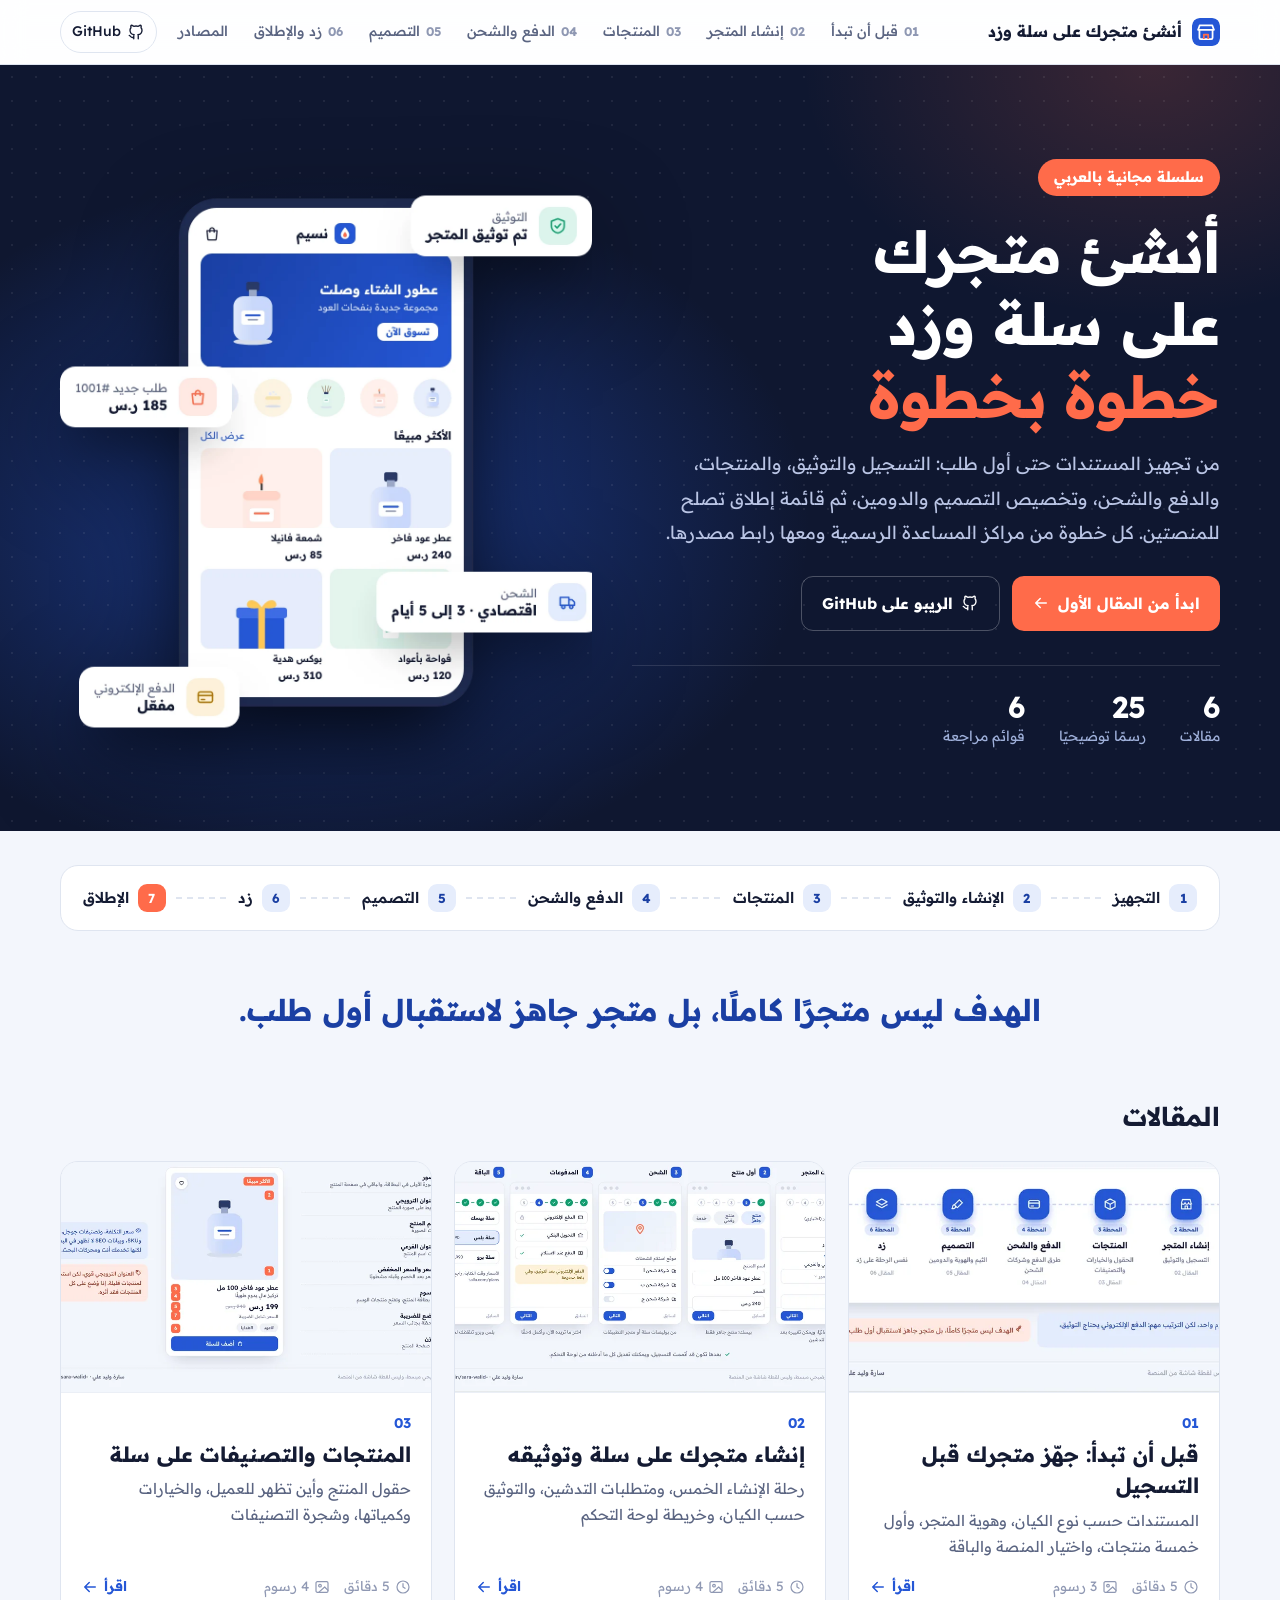
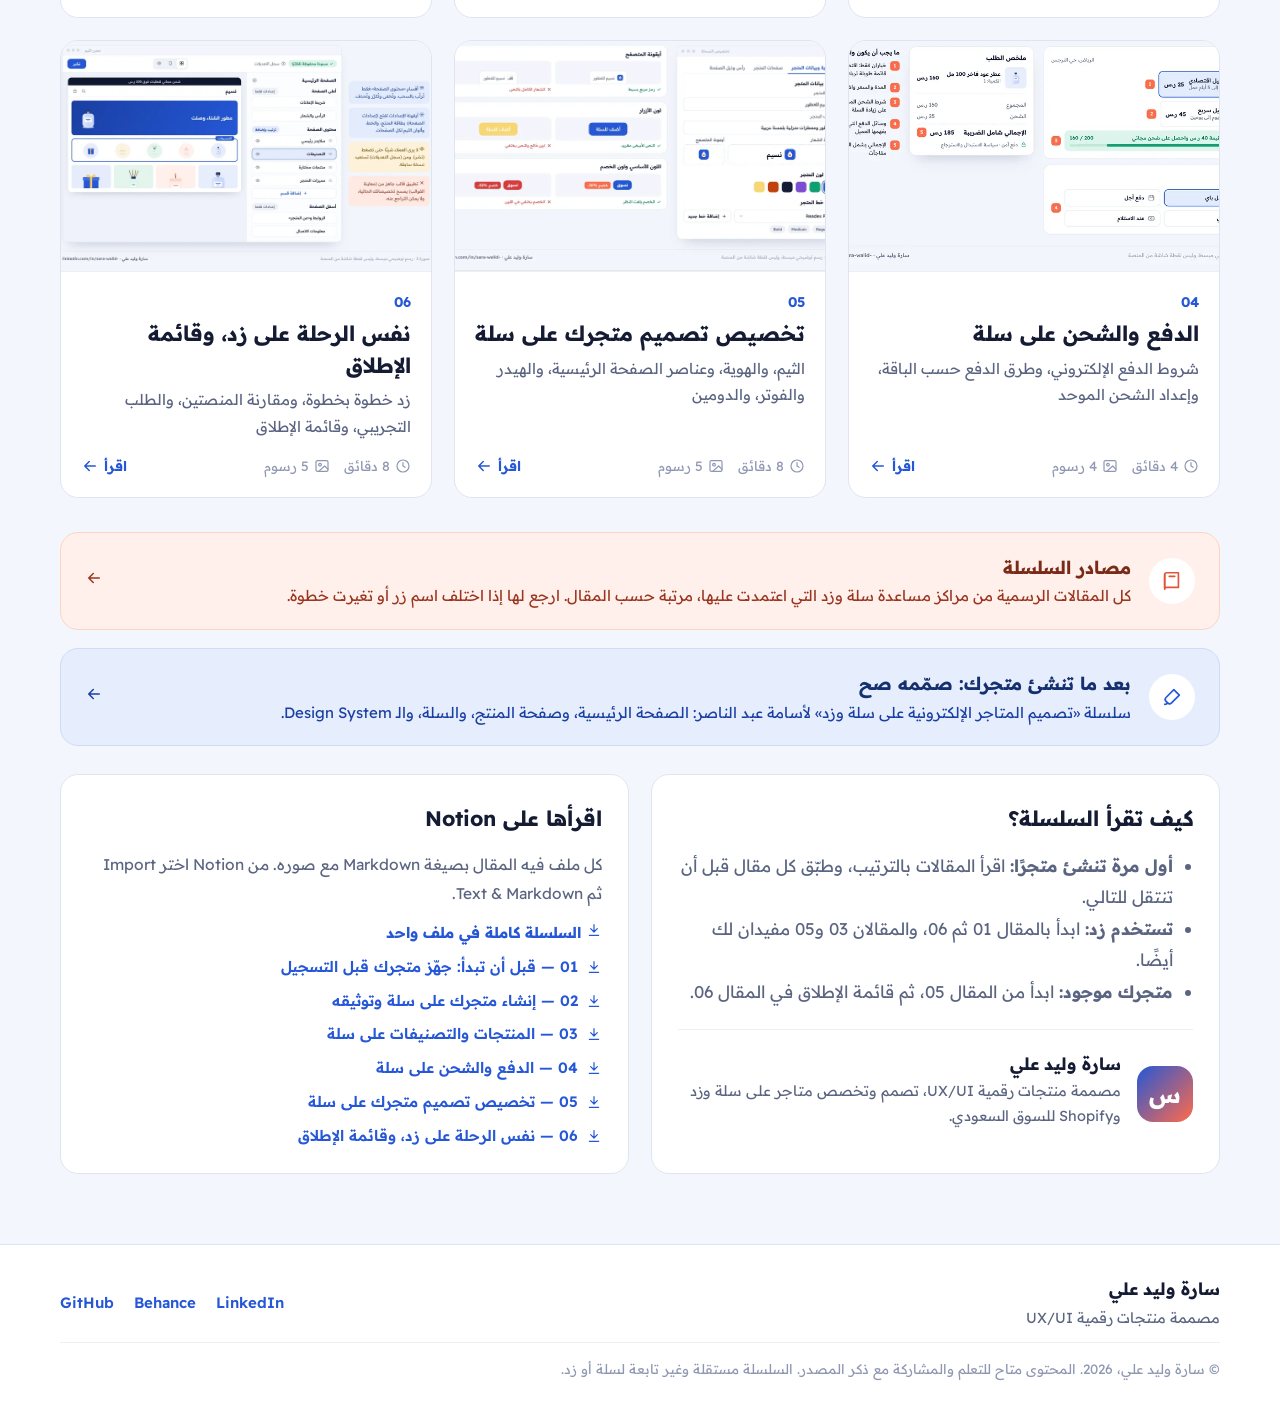
<file: docs/index.html>
<!doctype html>
<html lang="ar" dir="rtl">
<head>
<meta charset="utf-8">
<meta name="viewport" content="width=device-width, initial-scale=1">
<title>أنشئ متجرك على سلة وزد خطوة بخطوة · سلسلة مجانية بالعربي</title>
<meta name="description" content="دليل عملي مجاني بالعربي لإنشاء متجر إلكتروني على سلة وزد من الصفر حتى أول طلب، مع 25 رسمًا توضيحيًا ومصادر رسمية لكل خطوة.">
<meta name="author" content="سارة وليد علي">
<link rel="canonical" href="https://sarawalidali.github.io/salla-zid-store-setup-guide/">
<meta property="og:type" content="website">
<meta property="og:title" content="أنشئ متجرك على سلة وزد خطوة بخطوة · سلسلة مجانية بالعربي">
<meta property="og:description" content="دليل عملي مجاني بالعربي لإنشاء متجر إلكتروني على سلة وزد من الصفر حتى أول طلب، مع 25 رسمًا توضيحيًا ومصادر رسمية لكل خطوة.">
<meta property="og:url" content="https://sarawalidali.github.io/salla-zid-store-setup-guide/">
<meta property="og:image" content="https://sarawalidali.github.io/salla-zid-store-setup-guide/assets/og.png">
<meta property="og:locale" content="ar_AR">
<meta name="twitter:card" content="summary_large_image">
<meta name="theme-color" content="#0F1730">
<link rel="icon" href="assets/favicon.svg" type="image/svg+xml">
<link rel="preconnect" href="https://fonts.googleapis.com">
<link rel="preconnect" href="https://fonts.gstatic.com" crossorigin>
<link href="https://fonts.googleapis.com/css2?family=Readex+Pro:wght@400;500;600;700&display=swap" rel="stylesheet">
<link rel="stylesheet" href="assets/style.css">
</head>
<body>
<div class="progress" aria-hidden="true"><span></span></div>
<header class="topbar"><div class="wrap topbar-in">
  <a class="brand" href="index.html"><span class="brand-mark" aria-hidden="true"></span><span>أنشئ متجرك على سلة وزد</span></a>
  <button class="menu-btn" aria-label="القائمة" aria-expanded="false"><svg viewBox="0 0 24 24" width="22" height="22" fill="none" stroke="currentColor" stroke-width="2" stroke-linecap="round"><path d="M4 7h16M4 12h16M4 17h16"/></svg></button>
  <nav class="nav" aria-label="المقالات"><a href="01-before-you-start.html" class=""><b>01</b>قبل أن تبدأ</a><a href="02-create-salla-store.html" class=""><b>02</b>إنشاء المتجر</a><a href="03-products.html" class=""><b>03</b>المنتجات</a><a href="04-payments-shipping.html" class=""><b>04</b>الدفع والشحن</a><a href="05-design-customization.html" class=""><b>05</b>التصميم</a><a href="06-zid-and-launch.html" class=""><b>06</b>زد والإطلاق</a><a href="sources.html" class="">المصادر</a><a class="gh" href="https://github.com/sarawalidali/salla-zid-store-setup-guide" target="_blank" rel="noopener" aria-label="الريبو على GitHub"><svg viewBox="0 0 24 24" width="18" height="18" fill="none" stroke="currentColor" stroke-width="1.8" stroke-linecap="round" stroke-linejoin="round"><path d="M9 19c-4 1.5-4-2-6-2.5M15 21v-3.5c0-1 .1-1.4-.5-2 2.8-.3 5.5-1.4 5.5-6a4.6 4.6 0 0 0-1.3-3.2 4.3 4.3 0 0 0-.1-3.2s-1.1-.3-3.5 1.3a12 12 0 0 0-6.2 0C6.5 2.8 5.4 3.1 5.4 3.1a4.3 4.3 0 0 0-.1 3.2A4.6 4.6 0 0 0 4 9.5c0 4.6 2.7 5.7 5.5 6-.6.6-.6 1.2-.5 2V21"/></svg><span>GitHub</span></a></nav>
</div></header>

<main>
  <section class="hero"><div class="wrap hero-in">
    <div class="hero-text"><span class="pill">سلسلة مجانية بالعربي</span>
      <h1>أنشئ متجرك<br>على سلة وزد<br><em>خطوة بخطوة</em></h1>
      <p class="lead">من تجهيز المستندات حتى أول طلب: التسجيل والتوثيق، والمنتجات، والدفع والشحن، وتخصيص التصميم والدومين، ثم قائمة إطلاق تصلح للمنصتين. كل خطوة من مراكز المساعدة الرسمية ومعها رابط مصدرها.</p>
      <div class="hero-actions"><a class="btn primary" href="01-before-you-start.html">ابدأ من المقال الأول <svg viewBox="0 0 24 24" width="18" height="18" fill="none" stroke="currentColor" stroke-width="2" stroke-linecap="round" stroke-linejoin="round"><path d="M19 12H5M11 6l-6 6 6 6"/></svg></a><a class="btn ghost" href="https://github.com/sarawalidali/salla-zid-store-setup-guide" target="_blank" rel="noopener"><svg viewBox="0 0 24 24" width="18" height="18" fill="none" stroke="currentColor" stroke-width="1.8" stroke-linecap="round" stroke-linejoin="round"><path d="M9 19c-4 1.5-4-2-6-2.5M15 21v-3.5c0-1 .1-1.4-.5-2 2.8-.3 5.5-1.4 5.5-6a4.6 4.6 0 0 0-1.3-3.2 4.3 4.3 0 0 0-.1-3.2s-1.1-.3-3.5 1.3a12 12 0 0 0-6.2 0C6.5 2.8 5.4 3.1 5.4 3.1a4.3 4.3 0 0 0-.1 3.2A4.6 4.6 0 0 0 4 9.5c0 4.6 2.7 5.7 5.5 6-.6.6-.6 1.2-.5 2V21"/></svg> الريبو على GitHub</a></div>
      <div class="stats"><div><b>6</b><span>مقالات</span></div><div><b>25</b><span>رسمًا توضيحيًا</span></div><div><b>6</b><span>قوائم مراجعة</span></div></div>
    </div>
    <div class="hero-art"><img src="assets/hero.webp" alt="رسم توضيحي لمتجر على الجوال مع بطاقات: تم توثيق المتجر، وطلب جديد، والشحن، والدفع الإلكتروني"></div>
  </div></section>
  <section class="wrap"><nav class="journey" aria-label="محطات الرحلة"><a class="st" href="01-before-you-start.html"><b>1</b>التجهيز</a><span class="ln"></span><a class="st" href="02-create-salla-store.html"><b>2</b>الإنشاء والتوثيق</a><span class="ln"></span><a class="st" href="03-products.html"><b>3</b>المنتجات</a><span class="ln"></span><a class="st" href="04-payments-shipping.html"><b>4</b>الدفع والشحن</a><span class="ln"></span><a class="st" href="05-design-customization.html"><b>5</b>التصميم</a><span class="ln"></span><a class="st" href="06-zid-and-launch.html"><b>6</b>زد</a><span class="ln"></span><a class="st last" href="06-zid-and-launch.html"><b>7</b>الإطلاق</a></nav></section>
  <section class="wrap quote"><p>الهدف ليس متجرًا كاملًا، بل متجر جاهز لاستقبال أول طلب.</p></section>
  <section class="wrap" id="articles"><h2 class="sec-title">المقالات</h2><div class="cards"><a class="card" href="01-before-you-start.html"><div class="card-img"><img src="assets/thumbs/01-before-you-start.webp" alt="" loading="lazy"></div>
          <div class="card-body"><span class="card-num">01</span><h3>قبل أن تبدأ: جهّز متجرك قبل التسجيل</h3><p>المستندات حسب نوع الكيان، وهوية المتجر، وأول خمسة منتجات، واختيار المنصة والباقة</p>
          <div class="card-meta"><span><svg viewBox="0 0 24 24" width="16" height="16" fill="none" stroke="currentColor" stroke-width="1.8" stroke-linecap="round"><circle cx="12" cy="12" r="9"/><path d="M12 7v5l3 2"/></svg> 5 دقائق</span><span><svg viewBox="0 0 24 24" width="16" height="16" fill="none" stroke="currentColor" stroke-width="1.8" stroke-linecap="round" stroke-linejoin="round"><rect x="3" y="4" width="18" height="16" rx="2"/><circle cx="9" cy="10" r="2"/><path d="M21 17l-5-5-9 8"/></svg> 3 رسوم</span><span class="card-go">اقرأ <svg viewBox="0 0 24 24" width="18" height="18" fill="none" stroke="currentColor" stroke-width="2" stroke-linecap="round" stroke-linejoin="round"><path d="M19 12H5M11 6l-6 6 6 6"/></svg></span></div></div></a><a class="card" href="02-create-salla-store.html"><div class="card-img"><img src="assets/thumbs/02-create-salla-store.webp" alt="" loading="lazy"></div>
          <div class="card-body"><span class="card-num">02</span><h3>إنشاء متجرك على سلة وتوثيقه</h3><p>رحلة الإنشاء الخمس، ومتطلبات التدشين، والتوثيق حسب الكيان، وخريطة لوحة التحكم</p>
          <div class="card-meta"><span><svg viewBox="0 0 24 24" width="16" height="16" fill="none" stroke="currentColor" stroke-width="1.8" stroke-linecap="round"><circle cx="12" cy="12" r="9"/><path d="M12 7v5l3 2"/></svg> 5 دقائق</span><span><svg viewBox="0 0 24 24" width="16" height="16" fill="none" stroke="currentColor" stroke-width="1.8" stroke-linecap="round" stroke-linejoin="round"><rect x="3" y="4" width="18" height="16" rx="2"/><circle cx="9" cy="10" r="2"/><path d="M21 17l-5-5-9 8"/></svg> 4 رسوم</span><span class="card-go">اقرأ <svg viewBox="0 0 24 24" width="18" height="18" fill="none" stroke="currentColor" stroke-width="2" stroke-linecap="round" stroke-linejoin="round"><path d="M19 12H5M11 6l-6 6 6 6"/></svg></span></div></div></a><a class="card" href="03-products.html"><div class="card-img"><img src="assets/thumbs/03-products.webp" alt="" loading="lazy"></div>
          <div class="card-body"><span class="card-num">03</span><h3>المنتجات والتصنيفات على سلة</h3><p>حقول المنتج وأين تظهر للعميل، والخيارات وكمياتها، وشجرة التصنيفات</p>
          <div class="card-meta"><span><svg viewBox="0 0 24 24" width="16" height="16" fill="none" stroke="currentColor" stroke-width="1.8" stroke-linecap="round"><circle cx="12" cy="12" r="9"/><path d="M12 7v5l3 2"/></svg> 5 دقائق</span><span><svg viewBox="0 0 24 24" width="16" height="16" fill="none" stroke="currentColor" stroke-width="1.8" stroke-linecap="round" stroke-linejoin="round"><rect x="3" y="4" width="18" height="16" rx="2"/><circle cx="9" cy="10" r="2"/><path d="M21 17l-5-5-9 8"/></svg> 4 رسوم</span><span class="card-go">اقرأ <svg viewBox="0 0 24 24" width="18" height="18" fill="none" stroke="currentColor" stroke-width="2" stroke-linecap="round" stroke-linejoin="round"><path d="M19 12H5M11 6l-6 6 6 6"/></svg></span></div></div></a><a class="card" href="04-payments-shipping.html"><div class="card-img"><img src="assets/thumbs/04-payments-shipping.webp" alt="" loading="lazy"></div>
          <div class="card-body"><span class="card-num">04</span><h3>الدفع والشحن على سلة</h3><p>شروط الدفع الإلكتروني، وطرق الدفع حسب الباقة، وإعداد الشحن الموحد</p>
          <div class="card-meta"><span><svg viewBox="0 0 24 24" width="16" height="16" fill="none" stroke="currentColor" stroke-width="1.8" stroke-linecap="round"><circle cx="12" cy="12" r="9"/><path d="M12 7v5l3 2"/></svg> 4 دقائق</span><span><svg viewBox="0 0 24 24" width="16" height="16" fill="none" stroke="currentColor" stroke-width="1.8" stroke-linecap="round" stroke-linejoin="round"><rect x="3" y="4" width="18" height="16" rx="2"/><circle cx="9" cy="10" r="2"/><path d="M21 17l-5-5-9 8"/></svg> 4 رسوم</span><span class="card-go">اقرأ <svg viewBox="0 0 24 24" width="18" height="18" fill="none" stroke="currentColor" stroke-width="2" stroke-linecap="round" stroke-linejoin="round"><path d="M19 12H5M11 6l-6 6 6 6"/></svg></span></div></div></a><a class="card" href="05-design-customization.html"><div class="card-img"><img src="assets/thumbs/05-design-customization.webp" alt="" loading="lazy"></div>
          <div class="card-body"><span class="card-num">05</span><h3>تخصيص تصميم متجرك على سلة</h3><p>الثيم، والهوية، وعناصر الصفحة الرئيسية، والهيدر والفوتر، والدومين</p>
          <div class="card-meta"><span><svg viewBox="0 0 24 24" width="16" height="16" fill="none" stroke="currentColor" stroke-width="1.8" stroke-linecap="round"><circle cx="12" cy="12" r="9"/><path d="M12 7v5l3 2"/></svg> 8 دقائق</span><span><svg viewBox="0 0 24 24" width="16" height="16" fill="none" stroke="currentColor" stroke-width="1.8" stroke-linecap="round" stroke-linejoin="round"><rect x="3" y="4" width="18" height="16" rx="2"/><circle cx="9" cy="10" r="2"/><path d="M21 17l-5-5-9 8"/></svg> 5 رسوم</span><span class="card-go">اقرأ <svg viewBox="0 0 24 24" width="18" height="18" fill="none" stroke="currentColor" stroke-width="2" stroke-linecap="round" stroke-linejoin="round"><path d="M19 12H5M11 6l-6 6 6 6"/></svg></span></div></div></a><a class="card" href="06-zid-and-launch.html"><div class="card-img"><img src="assets/thumbs/06-zid-and-launch.webp" alt="" loading="lazy"></div>
          <div class="card-body"><span class="card-num">06</span><h3>نفس الرحلة على زد، وقائمة الإطلاق</h3><p>زد خطوة بخطوة، ومقارنة المنصتين، والطلب التجريبي، وقائمة الإطلاق</p>
          <div class="card-meta"><span><svg viewBox="0 0 24 24" width="16" height="16" fill="none" stroke="currentColor" stroke-width="1.8" stroke-linecap="round"><circle cx="12" cy="12" r="9"/><path d="M12 7v5l3 2"/></svg> 8 دقائق</span><span><svg viewBox="0 0 24 24" width="16" height="16" fill="none" stroke="currentColor" stroke-width="1.8" stroke-linecap="round" stroke-linejoin="round"><rect x="3" y="4" width="18" height="16" rx="2"/><circle cx="9" cy="10" r="2"/><path d="M21 17l-5-5-9 8"/></svg> 5 رسوم</span><span class="card-go">اقرأ <svg viewBox="0 0 24 24" width="18" height="18" fill="none" stroke="currentColor" stroke-width="2" stroke-linecap="round" stroke-linejoin="round"><path d="M19 12H5M11 6l-6 6 6 6"/></svg></span></div></div></a></div></section>
  <section class="wrap">
    <a class="notes-cta" href="sources.html"><span class="nc-icon"><svg viewBox="0 0 24 24" width="22" height="22" fill="none" stroke="currentColor" stroke-width="1.8" stroke-linecap="round" stroke-linejoin="round"><path d="M4 5a2 2 0 0 1 2-2h13v16H6a2 2 0 0 0-2 2z"/><path d="M4 19V5M9 7h6"/></svg></span><span class="nc-text"><b>مصادر السلسلة</b><span>كل المقالات الرسمية من مراكز مساعدة سلة وزد التي اعتمدت عليها، مرتبة حسب المقال. ارجع لها إذا اختلف اسم زر أو تغيرت خطوة.</span></span><span class="nc-go"><svg viewBox="0 0 24 24" width="18" height="18" fill="none" stroke="currentColor" stroke-width="2" stroke-linecap="round" stroke-linejoin="round"><path d="M19 12H5M11 6l-6 6 6 6"/></svg></span></a>
    <a class="companion" href="https://osa98.github.io/salla-zid-ecommerce-design/" target="_blank" rel="noopener"><span class="nc-icon" style="background:#fff"><svg viewBox="0 0 24 24" width="22" height="22" fill="none" stroke="currentColor" stroke-width="1.8" stroke-linecap="round" stroke-linejoin="round"><path d="M14 4l6 6-8.5 8.5a3 3 0 0 1-4.2 0l-1.8-1.8a3 3 0 0 1 0-4.2z"/><path d="M4 20c1.5 0 3-.5 3-2"/></svg></span><span class="nc-text"><b>بعد ما تنشئ متجرك: صمّمه صح</b><span>سلسلة «تصميم المتاجر الإلكترونية على سلة وزد» لأسامة عبد الناصر: الصفحة الرئيسية، وصفحة المنتج، والسلة، والـ Design System.</span></span><span class="nc-go"><svg viewBox="0 0 24 24" width="18" height="18" fill="none" stroke="currentColor" stroke-width="2" stroke-linecap="round" stroke-linejoin="round"><path d="M19 12H5M11 6l-6 6 6 6"/></svg></span></a>
  </section>
  <section class="wrap two-col">
    <div class="panel"><h2 class="sec-title sm">كيف تقرأ السلسلة؟</h2><ul class="plain">
      <li><b>أول مرة تنشئ متجرًا:</b> اقرأ المقالات بالترتيب، وطبّق كل مقال قبل أن تنتقل للتالي.</li>
      <li><b>تستخدم زد:</b> ابدأ بالمقال 01 ثم 06، والمقالان 03 و05 مفيدان لك أيضًا.</li>
      <li><b>متجرك موجود:</b> ابدأ من المقال 05، ثم قائمة الإطلاق في المقال 06.</li></ul>
      <div class="author" style="margin-top:22px;padding-top:18px;border-top:1px solid var(--line2)"><span class="av">س</span><div><b>سارة وليد علي</b><div class="muted" style="font-size:14.5px;line-height:1.7">مصممة منتجات رقمية UX/UI، تصمم وتخصص متاجر على سلة وزد وShopify للسوق السعودي.</div></div></div></div>
    <div class="panel"><h2 class="sec-title sm">اقرأها على Notion</h2><p class="muted">كل ملف فيه المقال بصيغة Markdown مع صوره. من Notion اختر Import ثم Text &amp; Markdown.</p><div class="notion-links"><a href="https://github.com/sarawalidali/salla-zid-store-setup-guide/raw/main/notion/series-all-articles.zip"><b><svg viewBox="0 0 24 24" width="16" height="16" fill="none" stroke="currentColor" stroke-width="1.8" stroke-linecap="round" stroke-linejoin="round"><path d="M12 4v11M7 10l5 5 5-5M5 20h14"/></svg> السلسلة كاملة في ملف واحد</b></a><a href="https://github.com/sarawalidali/salla-zid-store-setup-guide/raw/main/notion/01-before-you-start.zip"><svg viewBox="0 0 24 24" width="16" height="16" fill="none" stroke="currentColor" stroke-width="1.8" stroke-linecap="round" stroke-linejoin="round"><path d="M12 4v11M7 10l5 5 5-5M5 20h14"/></svg> 01 — قبل أن تبدأ: جهّز متجرك قبل التسجيل</a><a href="https://github.com/sarawalidali/salla-zid-store-setup-guide/raw/main/notion/02-create-salla-store.zip"><svg viewBox="0 0 24 24" width="16" height="16" fill="none" stroke="currentColor" stroke-width="1.8" stroke-linecap="round" stroke-linejoin="round"><path d="M12 4v11M7 10l5 5 5-5M5 20h14"/></svg> 02 — إنشاء متجرك على سلة وتوثيقه</a><a href="https://github.com/sarawalidali/salla-zid-store-setup-guide/raw/main/notion/03-products.zip"><svg viewBox="0 0 24 24" width="16" height="16" fill="none" stroke="currentColor" stroke-width="1.8" stroke-linecap="round" stroke-linejoin="round"><path d="M12 4v11M7 10l5 5 5-5M5 20h14"/></svg> 03 — المنتجات والتصنيفات على سلة</a><a href="https://github.com/sarawalidali/salla-zid-store-setup-guide/raw/main/notion/04-payments-shipping.zip"><svg viewBox="0 0 24 24" width="16" height="16" fill="none" stroke="currentColor" stroke-width="1.8" stroke-linecap="round" stroke-linejoin="round"><path d="M12 4v11M7 10l5 5 5-5M5 20h14"/></svg> 04 — الدفع والشحن على سلة</a><a href="https://github.com/sarawalidali/salla-zid-store-setup-guide/raw/main/notion/05-design-customization.zip"><svg viewBox="0 0 24 24" width="16" height="16" fill="none" stroke="currentColor" stroke-width="1.8" stroke-linecap="round" stroke-linejoin="round"><path d="M12 4v11M7 10l5 5 5-5M5 20h14"/></svg> 05 — تخصيص تصميم متجرك على سلة</a><a href="https://github.com/sarawalidali/salla-zid-store-setup-guide/raw/main/notion/06-zid-and-launch.zip"><svg viewBox="0 0 24 24" width="16" height="16" fill="none" stroke="currentColor" stroke-width="1.8" stroke-linecap="round" stroke-linejoin="round"><path d="M12 4v11M7 10l5 5 5-5M5 20h14"/></svg> 06 — نفس الرحلة على زد، وقائمة الإطلاق</a></div></div>
  </section>
</main>
<footer class="site-foot"><div class="wrap foot-in">
  <div><div class="foot-name">سارة وليد علي</div><div class="foot-role">مصممة منتجات رقمية UX/UI</div></div>
  <nav class="foot-links"><a href="https://www.linkedin.com/in/sara-walid-/" target="_blank" rel="noopener">LinkedIn</a><a href="https://www.behance.net/sarawalid2000" target="_blank" rel="noopener">Behance</a><a href="https://github.com/sarawalidali/salla-zid-store-setup-guide" target="_blank" rel="noopener">GitHub</a></nav>
  <div class="foot-copy">© سارة وليد علي، 2026. المحتوى متاح للتعلم والمشاركة مع ذكر المصدر. السلسلة مستقلة وغير تابعة لسلة أو زد.</div>
</div></footer>
<div class="lightbox" hidden><button class="lb-close" aria-label="إغلاق">×</button><img alt=""></div>
<script src="assets/site.js"></script>
</body>
</html>
</file>
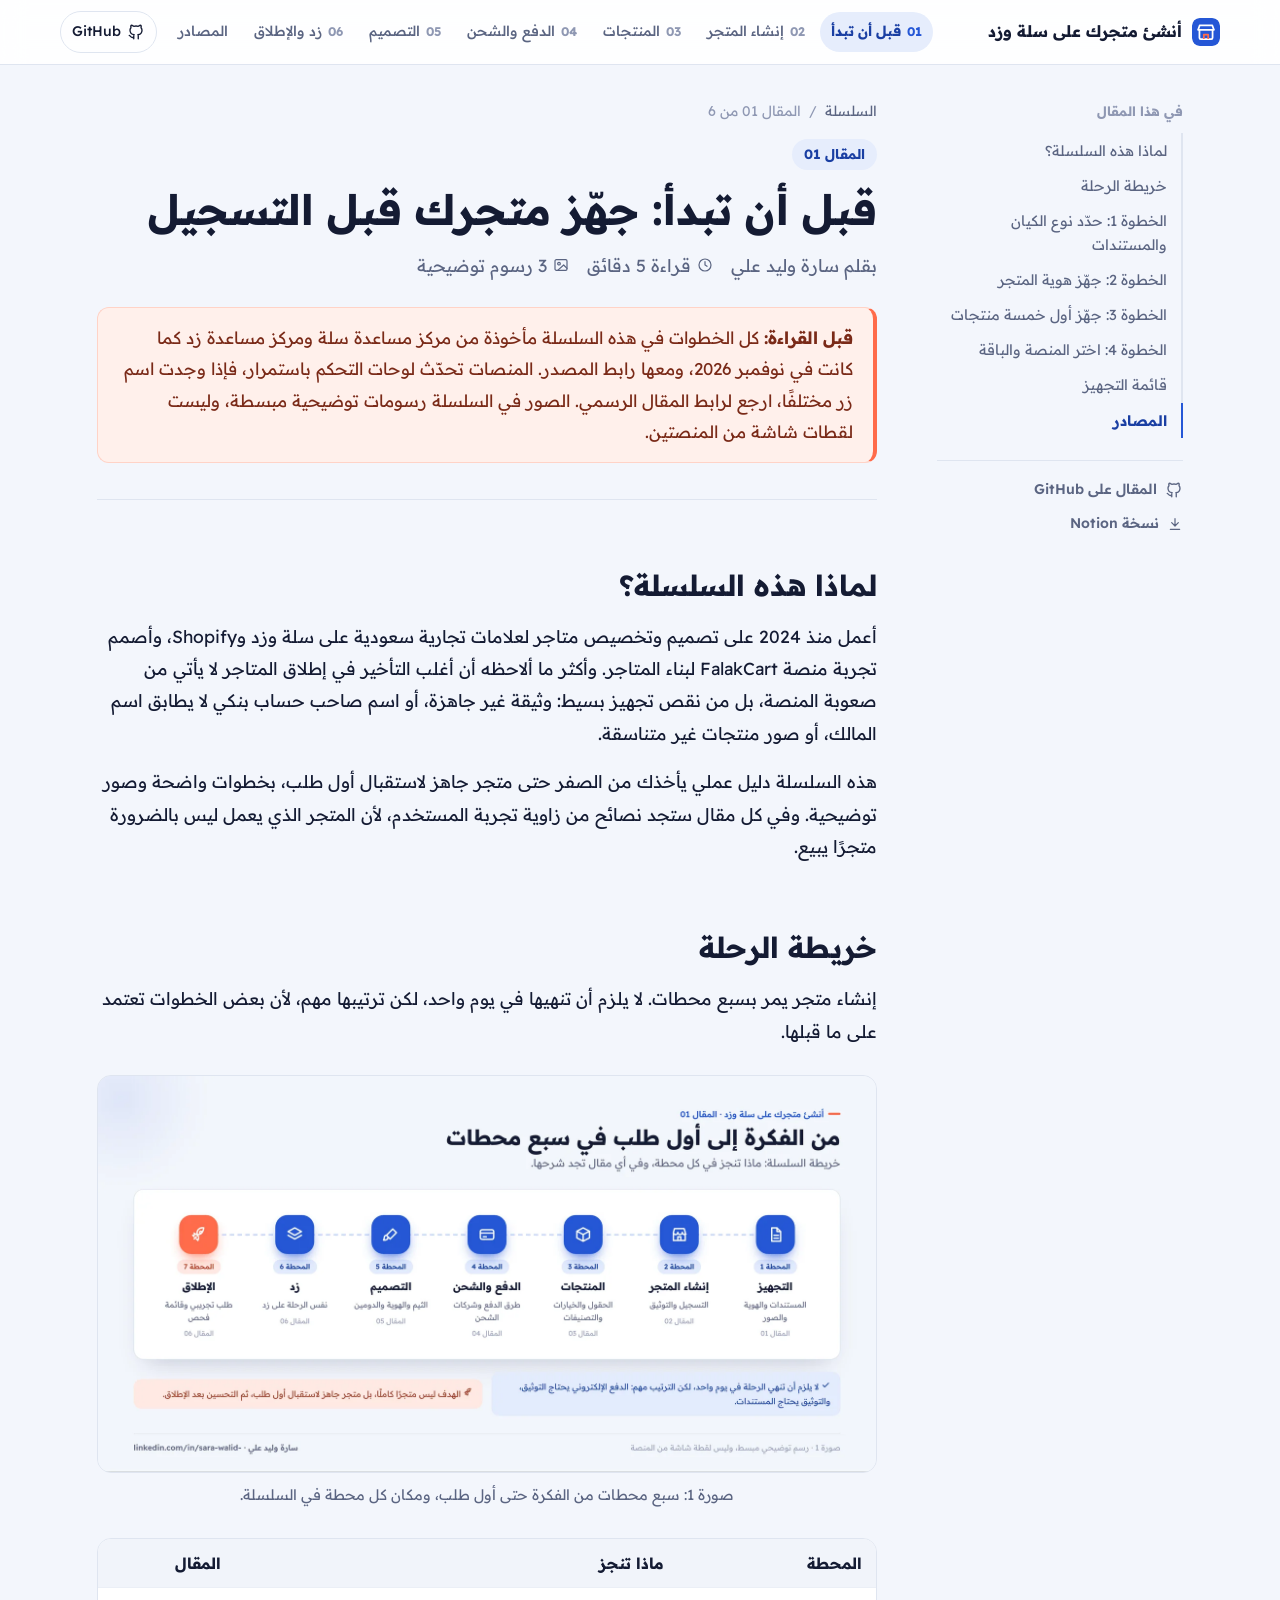
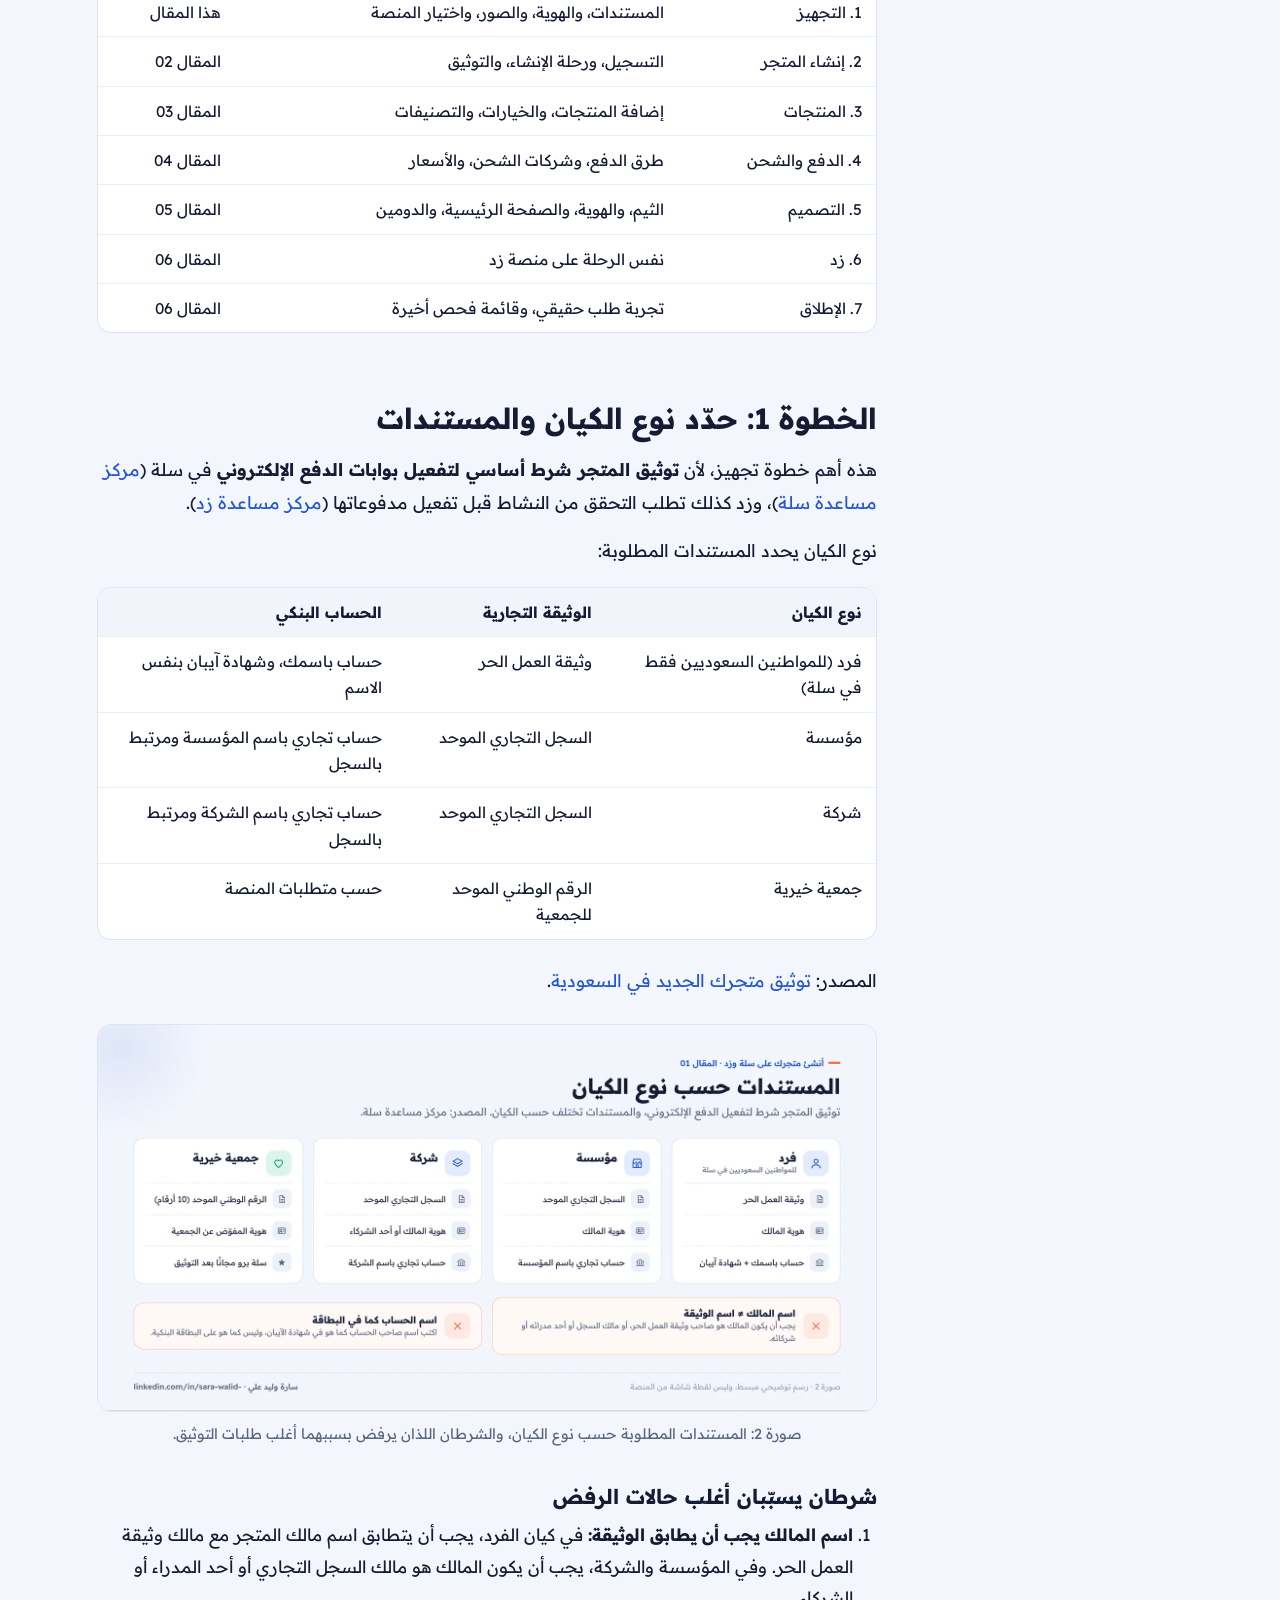
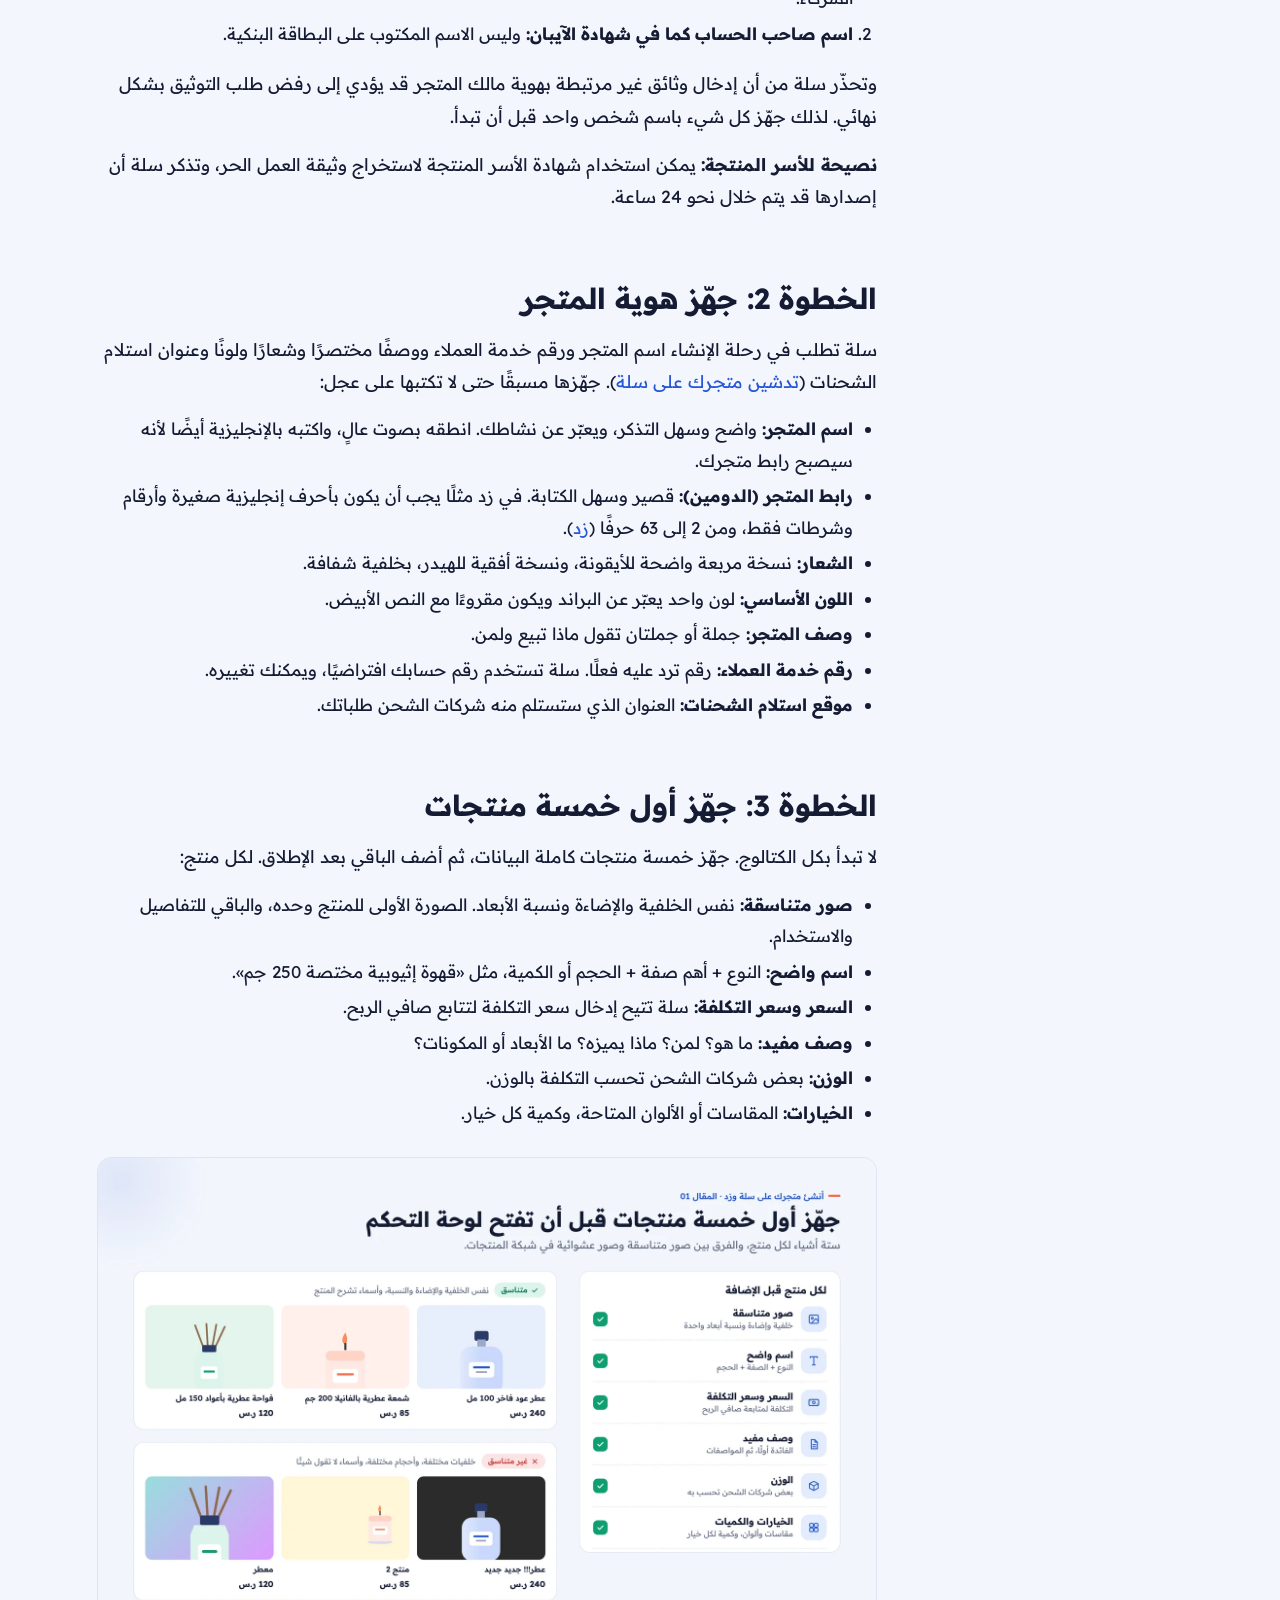
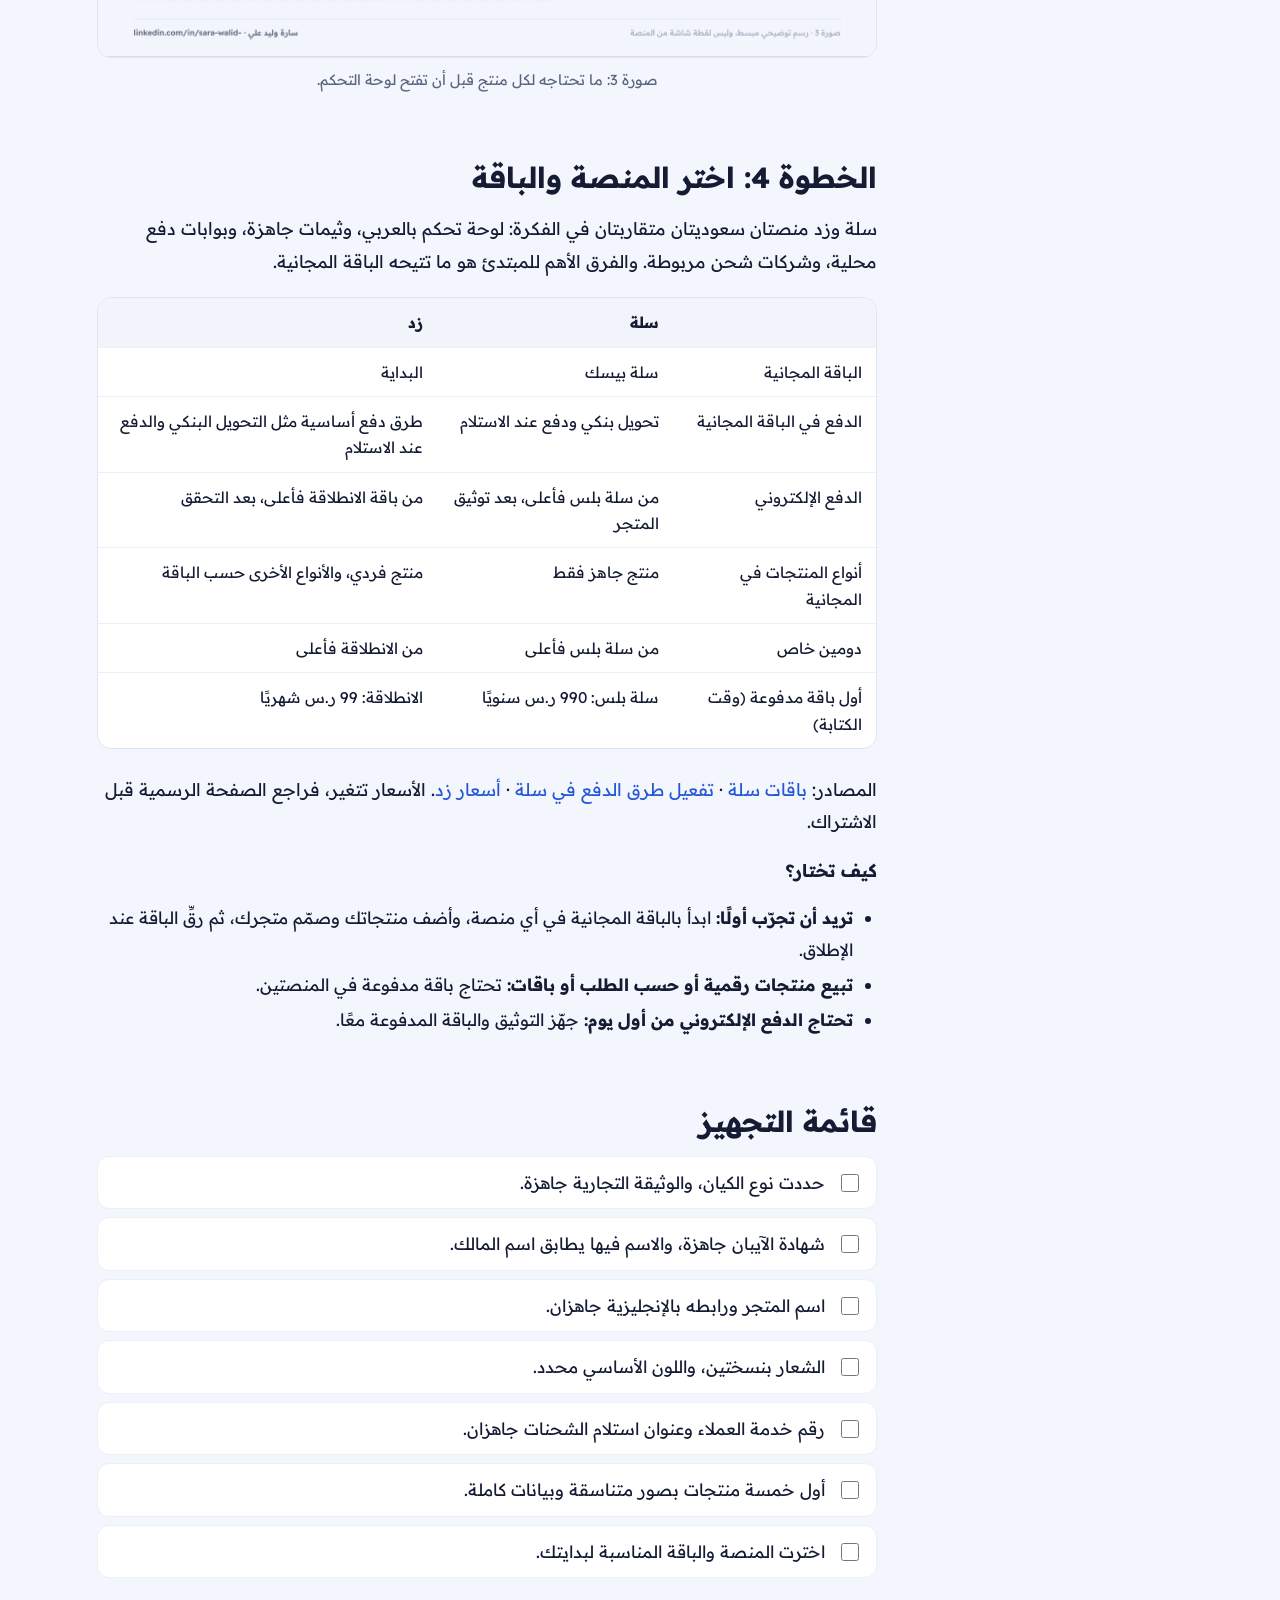
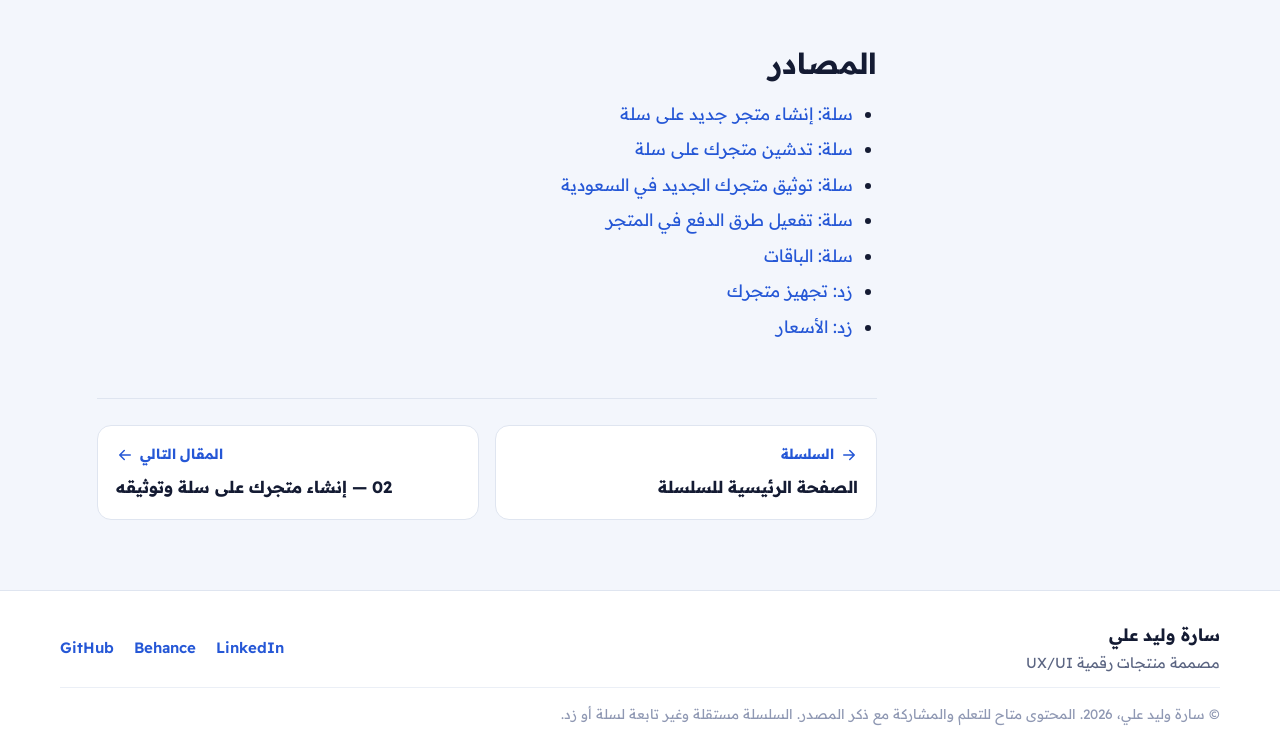
<file: docs/01-before-you-start.html>
<!doctype html>
<html lang="ar" dir="rtl">
<head>
<meta charset="utf-8">
<meta name="viewport" content="width=device-width, initial-scale=1">
<title>قبل أن تبدأ: جهّز متجرك قبل التسجيل · أنشئ متجرك على سلة وزد خطوة بخطوة</title>
<meta name="description" content="المستندات حسب نوع الكيان، وهوية المتجر، وأول خمسة منتجات، واختيار المنصة والباقة">
<meta name="author" content="سارة وليد علي">
<link rel="canonical" href="https://sarawalidali.github.io/salla-zid-store-setup-guide/01-before-you-start.html">
<meta property="og:type" content="article">
<meta property="og:title" content="قبل أن تبدأ: جهّز متجرك قبل التسجيل · أنشئ متجرك على سلة وزد خطوة بخطوة">
<meta property="og:description" content="المستندات حسب نوع الكيان، وهوية المتجر، وأول خمسة منتجات، واختيار المنصة والباقة">
<meta property="og:url" content="https://sarawalidali.github.io/salla-zid-store-setup-guide/01-before-you-start.html">
<meta property="og:image" content="https://sarawalidali.github.io/salla-zid-store-setup-guide/assets/og.png">
<meta property="og:locale" content="ar_AR">
<meta name="twitter:card" content="summary_large_image">
<meta name="theme-color" content="#0F1730">
<link rel="icon" href="assets/favicon.svg" type="image/svg+xml">
<link rel="preconnect" href="https://fonts.googleapis.com">
<link rel="preconnect" href="https://fonts.gstatic.com" crossorigin>
<link href="https://fonts.googleapis.com/css2?family=Readex+Pro:wght@400;500;600;700&display=swap" rel="stylesheet">
<link rel="stylesheet" href="assets/style.css">
</head>
<body>
<div class="progress" aria-hidden="true"><span></span></div>
<header class="topbar"><div class="wrap topbar-in">
  <a class="brand" href="index.html"><span class="brand-mark" aria-hidden="true"></span><span>أنشئ متجرك على سلة وزد</span></a>
  <button class="menu-btn" aria-label="القائمة" aria-expanded="false"><svg viewBox="0 0 24 24" width="22" height="22" fill="none" stroke="currentColor" stroke-width="2" stroke-linecap="round"><path d="M4 7h16M4 12h16M4 17h16"/></svg></button>
  <nav class="nav" aria-label="المقالات"><a href="01-before-you-start.html" class="on"><b>01</b>قبل أن تبدأ</a><a href="02-create-salla-store.html" class=""><b>02</b>إنشاء المتجر</a><a href="03-products.html" class=""><b>03</b>المنتجات</a><a href="04-payments-shipping.html" class=""><b>04</b>الدفع والشحن</a><a href="05-design-customization.html" class=""><b>05</b>التصميم</a><a href="06-zid-and-launch.html" class=""><b>06</b>زد والإطلاق</a><a href="sources.html" class="">المصادر</a><a class="gh" href="https://github.com/sarawalidali/salla-zid-store-setup-guide" target="_blank" rel="noopener" aria-label="الريبو على GitHub"><svg viewBox="0 0 24 24" width="18" height="18" fill="none" stroke="currentColor" stroke-width="1.8" stroke-linecap="round" stroke-linejoin="round"><path d="M9 19c-4 1.5-4-2-6-2.5M15 21v-3.5c0-1 .1-1.4-.5-2 2.8-.3 5.5-1.4 5.5-6a4.6 4.6 0 0 0-1.3-3.2 4.3 4.3 0 0 0-.1-3.2s-1.1-.3-3.5 1.3a12 12 0 0 0-6.2 0C6.5 2.8 5.4 3.1 5.4 3.1a4.3 4.3 0 0 0-.1 3.2A4.6 4.6 0 0 0 4 9.5c0 4.6 2.7 5.7 5.5 6-.6.6-.6 1.2-.5 2V21"/></svg><span>GitHub</span></a></nav>
</div></header>

<main class="wrap article-layout">
  <aside class="toc" aria-label="محتوى المقال"><div class="toc-title">في هذا المقال</div><ol><li><a href="#لماذا-هذه-السلسلة">لماذا هذه السلسلة؟</a></li><li><a href="#خريطة-الرحلة">خريطة الرحلة</a></li><li><a href="#الخطوة-1-حدد-نوع-الكيان-والمستندات">الخطوة 1: حدّد نوع الكيان والمستندات</a></li><li><a href="#الخطوة-2-جهز-هوية-المتجر">الخطوة 2: جهّز هوية المتجر</a></li><li><a href="#الخطوة-3-جهز-أول-خمسة-منتجات">الخطوة 3: جهّز أول خمسة منتجات</a></li><li><a href="#الخطوة-4-اختر-المنصة-والباقة">الخطوة 4: اختر المنصة والباقة</a></li><li><a href="#قائمة-التجهيز">قائمة التجهيز</a></li><li><a href="#المصادر">المصادر</a></li></ol>
    <div class="toc-extra"><a href="https://github.com/sarawalidali/salla-zid-store-setup-guide/tree/main/articles/01-before-you-start" target="_blank" rel="noopener"><svg viewBox="0 0 24 24" width="18" height="18" fill="none" stroke="currentColor" stroke-width="1.8" stroke-linecap="round" stroke-linejoin="round"><path d="M9 19c-4 1.5-4-2-6-2.5M15 21v-3.5c0-1 .1-1.4-.5-2 2.8-.3 5.5-1.4 5.5-6a4.6 4.6 0 0 0-1.3-3.2 4.3 4.3 0 0 0-.1-3.2s-1.1-.3-3.5 1.3a12 12 0 0 0-6.2 0C6.5 2.8 5.4 3.1 5.4 3.1a4.3 4.3 0 0 0-.1 3.2A4.6 4.6 0 0 0 4 9.5c0 4.6 2.7 5.7 5.5 6-.6.6-.6 1.2-.5 2V21"/></svg> المقال على GitHub</a><a href="https://github.com/sarawalidali/salla-zid-store-setup-guide/raw/main/notion/01-before-you-start.zip"><svg viewBox="0 0 24 24" width="16" height="16" fill="none" stroke="currentColor" stroke-width="1.8" stroke-linecap="round" stroke-linejoin="round"><path d="M12 4v11M7 10l5 5 5-5M5 20h14"/></svg> نسخة Notion</a></div></aside>
  <article class="prose">
    <nav class="crumbs"><a href="index.html">السلسلة</a><span>/</span><span>المقال 01 من 6</span></nav>
    <header class="article-head"><span class="kicker">المقال 01</span><h1>قبل أن تبدأ: جهّز متجرك قبل التسجيل</h1>
      <p class="meta"><span>بقلم سارة وليد علي</span><span><svg viewBox="0 0 24 24" width="16" height="16" fill="none" stroke="currentColor" stroke-width="1.8" stroke-linecap="round"><circle cx="12" cy="12" r="9"/><path d="M12 7v5l3 2"/></svg> قراءة 5 دقائق</span><span><svg viewBox="0 0 24 24" width="16" height="16" fill="none" stroke="currentColor" stroke-width="1.8" stroke-linecap="round" stroke-linejoin="round"><rect x="3" y="4" width="18" height="16" rx="2"/><circle cx="9" cy="10" r="2"/><path d="M21 17l-5-5-9 8"/></svg> 3 رسوم توضيحية</span></p></header>
    <details class="toc-mobile"><summary>في هذا المقال</summary><ol><li><a href="#لماذا-هذه-السلسلة">لماذا هذه السلسلة؟</a></li><li><a href="#خريطة-الرحلة">خريطة الرحلة</a></li><li><a href="#الخطوة-1-حدد-نوع-الكيان-والمستندات">الخطوة 1: حدّد نوع الكيان والمستندات</a></li><li><a href="#الخطوة-2-جهز-هوية-المتجر">الخطوة 2: جهّز هوية المتجر</a></li><li><a href="#الخطوة-3-جهز-أول-خمسة-منتجات">الخطوة 3: جهّز أول خمسة منتجات</a></li><li><a href="#الخطوة-4-اختر-المنصة-والباقة">الخطوة 4: اختر المنصة والباقة</a></li><li><a href="#قائمة-التجهيز">قائمة التجهيز</a></li><li><a href="#المصادر">المصادر</a></li></ol></details>
    <blockquote>
<p><strong>قبل القراءة:</strong> كل الخطوات في هذه السلسلة مأخوذة من مركز مساعدة سلة ومركز مساعدة زد كما كانت في نوفمبر 2026، ومعها رابط المصدر. المنصات تحدّث لوحات التحكم باستمرار، فإذا وجدت اسم زر مختلفًا، ارجع لرابط المقال الرسمي. الصور في السلسلة رسومات توضيحية مبسطة، وليست لقطات شاشة من المنصتين.</p>
</blockquote>
<hr />
<h2 id="لماذا-هذه-السلسلة">لماذا هذه السلسلة؟</h2>
<p>أعمل منذ 2024 على تصميم وتخصيص متاجر لعلامات تجارية سعودية على سلة وزد وShopify، وأصمم تجربة منصة FalakCart لبناء المتاجر. وأكثر ما ألاحظه أن أغلب التأخير في إطلاق المتاجر لا يأتي من صعوبة المنصة، بل من نقص تجهيز بسيط: وثيقة غير جاهزة، أو اسم صاحب حساب بنكي لا يطابق اسم المالك، أو صور منتجات غير متناسقة.</p>
<p>هذه السلسلة دليل عملي يأخذك من الصفر حتى متجر جاهز لاستقبال أول طلب، بخطوات واضحة وصور توضيحية. وفي كل مقال ستجد نصائح من زاوية تجربة المستخدم، لأن المتجر الذي يعمل ليس بالضرورة متجرًا يبيع.</p>
<h2 id="خريطة-الرحلة">خريطة الرحلة</h2>
<p>إنشاء متجر يمر بسبع محطات. لا يلزم أن تنهيها في يوم واحد، لكن ترتيبها مهم، لأن بعض الخطوات تعتمد على ما قبلها.</p>
<figure><a class="zoom" href="assets/01-before-you-start/01-journey-map.webp"><img src="assets/01-before-you-start/01-journey-map.webp" alt="خريطة رحلة إنشاء المتجر من الفكرة حتى أول طلب" loading="lazy" decoding="async"></a><figcaption>صورة 1: سبع محطات من الفكرة حتى أول طلب، ومكان كل محطة في السلسلة.</figcaption></figure>
<div class="table-wrap"><table>
<thead>
<tr>
<th>المحطة</th>
<th>ماذا تنجز</th>
<th>المقال</th>
</tr>
</thead>
<tbody>
<tr>
<td>1. التجهيز</td>
<td>المستندات، والهوية، والصور، واختيار المنصة</td>
<td>هذا المقال</td>
</tr>
<tr>
<td>2. إنشاء المتجر</td>
<td>التسجيل، ورحلة الإنشاء، والتوثيق</td>
<td>المقال 02</td>
</tr>
<tr>
<td>3. المنتجات</td>
<td>إضافة المنتجات، والخيارات، والتصنيفات</td>
<td>المقال 03</td>
</tr>
<tr>
<td>4. الدفع والشحن</td>
<td>طرق الدفع، وشركات الشحن، والأسعار</td>
<td>المقال 04</td>
</tr>
<tr>
<td>5. التصميم</td>
<td>الثيم، والهوية، والصفحة الرئيسية، والدومين</td>
<td>المقال 05</td>
</tr>
<tr>
<td>6. زد</td>
<td>نفس الرحلة على منصة زد</td>
<td>المقال 06</td>
</tr>
<tr>
<td>7. الإطلاق</td>
<td>تجربة طلب حقيقي، وقائمة فحص أخيرة</td>
<td>المقال 06</td>
</tr>
</tbody>
</table></div>
<h2 id="الخطوة-1-حدد-نوع-الكيان-والمستندات">الخطوة 1: حدّد نوع الكيان والمستندات</h2>
<p>هذه أهم خطوة تجهيز، لأن <strong>توثيق المتجر شرط أساسي لتفعيل بوابات الدفع الإلكتروني</strong> في سلة (<a href="https://help.salla.sa/article/create-new-store-on-salla/uqwvq1ztbcbj7ldi0xwbee7h" target="_blank" rel="noopener">مركز مساعدة سلة</a>)، وزد كذلك تطلب التحقق من النشاط قبل تفعيل مدفوعاتها (<a href="https://help.zid.sa/ar/getting-started/setup-guide" target="_blank" rel="noopener">مركز مساعدة زد</a>).</p>
<p>نوع الكيان يحدد المستندات المطلوبة:</p>
<div class="table-wrap"><table>
<thead>
<tr>
<th>نوع الكيان</th>
<th>الوثيقة التجارية</th>
<th>الحساب البنكي</th>
</tr>
</thead>
<tbody>
<tr>
<td>فرد (للمواطنين السعوديين فقط في سلة)</td>
<td>وثيقة العمل الحر</td>
<td>حساب باسمك، وشهادة آيبان بنفس الاسم</td>
</tr>
<tr>
<td>مؤسسة</td>
<td>السجل التجاري الموحد</td>
<td>حساب تجاري باسم المؤسسة ومرتبط بالسجل</td>
</tr>
<tr>
<td>شركة</td>
<td>السجل التجاري الموحد</td>
<td>حساب تجاري باسم الشركة ومرتبط بالسجل</td>
</tr>
<tr>
<td>جمعية خيرية</td>
<td>الرقم الوطني الموحد للجمعية</td>
<td>حسب متطلبات المنصة</td>
</tr>
</tbody>
</table></div>
<p>المصدر: <a href="https://help.salla.sa/article/verifying-your-new-store-in-saudi-arabia/ig4b4l5hc542j4bcd2tp82bz" target="_blank" rel="noopener">توثيق متجرك الجديد في السعودية</a>.</p>
<figure><a class="zoom" href="assets/01-before-you-start/02-entity-documents.webp"><img src="assets/01-before-you-start/02-entity-documents.webp" alt="أي مستندات تحتاج حسب نوع الكيان" loading="lazy" decoding="async"></a><figcaption>صورة 2: المستندات المطلوبة حسب نوع الكيان، والشرطان اللذان يرفض بسببهما أغلب طلبات التوثيق.</figcaption></figure>
<h3 id="شرطان-يسببان-أغلب-حالات-الرفض">شرطان يسبّبان أغلب حالات الرفض</h3>
<ol>
<li><strong>اسم المالك يجب أن يطابق الوثيقة:</strong> في كيان الفرد، يجب أن يتطابق اسم مالك المتجر مع مالك وثيقة العمل الحر. وفي المؤسسة والشركة، يجب أن يكون المالك هو مالك السجل التجاري أو أحد المدراء أو الشركاء.</li>
<li><strong>اسم صاحب الحساب كما في شهادة الآيبان:</strong> وليس الاسم المكتوب على البطاقة البنكية.</li>
</ol>
<p>وتحذّر سلة من أن إدخال وثائق غير مرتبطة بهوية مالك المتجر قد يؤدي إلى رفض طلب التوثيق بشكل نهائي. لذلك جهّز كل شيء باسم شخص واحد قبل أن تبدأ.</p>
<p><strong>نصيحة للأسر المنتجة:</strong> يمكن استخدام شهادة الأسر المنتجة لاستخراج وثيقة العمل الحر، وتذكر سلة أن إصدارها قد يتم خلال نحو 24 ساعة.</p>
<h2 id="الخطوة-2-جهز-هوية-المتجر">الخطوة 2: جهّز هوية المتجر</h2>
<p>سلة تطلب في رحلة الإنشاء اسم المتجر ورقم خدمة العملاء ووصفًا مختصرًا وشعارًا ولونًا وعنوان استلام الشحنات (<a href="https://help.salla.sa/article/launch-your-store-on-salla/zgflevdt56pvfugbbnnkzr06" target="_blank" rel="noopener">تدشين متجرك على سلة</a>). جهّزها مسبقًا حتى لا تكتبها على عجل:</p>
<ul>
<li><strong>اسم المتجر:</strong> واضح وسهل التذكر، ويعبّر عن نشاطك. انطقه بصوت عالٍ، واكتبه بالإنجليزية أيضًا لأنه سيصبح رابط متجرك.</li>
<li><strong>رابط المتجر (الدومين):</strong> قصير وسهل الكتابة. في زد مثلًا يجب أن يكون بأحرف إنجليزية صغيرة وأرقام وشرطات فقط، ومن 2 إلى 63 حرفًا (<a href="https://help.zid.sa/ar/getting-started/setup-guide" target="_blank" rel="noopener">زد</a>).</li>
<li><strong>الشعار:</strong> نسخة مربعة واضحة للأيقونة، ونسخة أفقية للهيدر، بخلفية شفافة.</li>
<li><strong>اللون الأساسي:</strong> لون واحد يعبّر عن البراند ويكون مقروءًا مع النص الأبيض.</li>
<li><strong>وصف المتجر:</strong> جملة أو جملتان تقول ماذا تبيع ولمن.</li>
<li><strong>رقم خدمة العملاء:</strong> رقم ترد عليه فعلًا. سلة تستخدم رقم حسابك افتراضيًا، ويمكنك تغييره.</li>
<li><strong>موقع استلام الشحنات:</strong> العنوان الذي ستستلم منه شركات الشحن طلباتك.</li>
</ul>
<h2 id="الخطوة-3-جهز-أول-خمسة-منتجات">الخطوة 3: جهّز أول خمسة منتجات</h2>
<p>لا تبدأ بكل الكتالوج. جهّز خمسة منتجات كاملة البيانات، ثم أضف الباقي بعد الإطلاق. لكل منتج:</p>
<ul>
<li><strong>صور متناسقة:</strong> نفس الخلفية والإضاءة ونسبة الأبعاد. الصورة الأولى للمنتج وحده، والباقي للتفاصيل والاستخدام.</li>
<li><strong>اسم واضح:</strong> النوع + أهم صفة + الحجم أو الكمية، مثل «قهوة إثيوبية مختصة 250 جم».</li>
<li><strong>السعر وسعر التكلفة:</strong> سلة تتيح إدخال سعر التكلفة لتتابع صافي الربح.</li>
<li><strong>وصف مفيد:</strong> ما هو؟ لمن؟ ماذا يميزه؟ ما الأبعاد أو المكونات؟</li>
<li><strong>الوزن:</strong> بعض شركات الشحن تحسب التكلفة بالوزن.</li>
<li><strong>الخيارات:</strong> المقاسات أو الألوان المتاحة، وكمية كل خيار.</li>
</ul>
<figure><a class="zoom" href="assets/01-before-you-start/03-product-prep.webp"><img src="assets/01-before-you-start/03-product-prep.webp" alt="قائمة تجهيز المنتج قبل الإضافة" loading="lazy" decoding="async"></a><figcaption>صورة 3: ما تحتاجه لكل منتج قبل أن تفتح لوحة التحكم.</figcaption></figure>
<h2 id="الخطوة-4-اختر-المنصة-والباقة">الخطوة 4: اختر المنصة والباقة</h2>
<p>سلة وزد منصتان سعوديتان متقاربتان في الفكرة: لوحة تحكم بالعربي، وثيمات جاهزة، وبوابات دفع محلية، وشركات شحن مربوطة. والفرق الأهم للمبتدئ هو ما تتيحه الباقة المجانية.</p>
<div class="table-wrap"><table>
<thead>
<tr>
<th></th>
<th>سلة</th>
<th>زد</th>
</tr>
</thead>
<tbody>
<tr>
<td>الباقة المجانية</td>
<td>سلة بيسك</td>
<td>البداية</td>
</tr>
<tr>
<td>الدفع في الباقة المجانية</td>
<td>تحويل بنكي ودفع عند الاستلام</td>
<td>طرق دفع أساسية مثل التحويل البنكي والدفع عند الاستلام</td>
</tr>
<tr>
<td>الدفع الإلكتروني</td>
<td>من سلة بلس فأعلى، بعد توثيق المتجر</td>
<td>من باقة الانطلاقة فأعلى، بعد التحقق</td>
</tr>
<tr>
<td>أنواع المنتجات في المجانية</td>
<td>منتج جاهز فقط</td>
<td>منتج فردي، والأنواع الأخرى حسب الباقة</td>
</tr>
<tr>
<td>دومين خاص</td>
<td>من سلة بلس فأعلى</td>
<td>من الانطلاقة فأعلى</td>
</tr>
<tr>
<td>أول باقة مدفوعة (وقت الكتابة)</td>
<td>سلة بلس: 990 ر.س سنويًا</td>
<td>الانطلاقة: 99 ر.س شهريًا</td>
</tr>
</tbody>
</table></div>
<p>المصادر: <a href="https://salla.com/plans" target="_blank" rel="noopener">باقات سلة</a> · <a href="https://help.salla.sa/article/enable-payment-methods-in-your-store-saudi-arabia/dcrwxldslve7spa8eqdgii8g" target="_blank" rel="noopener">تفعيل طرق الدفع في سلة</a> · <a href="https://zid.sa/pricing/" target="_blank" rel="noopener">أسعار زد</a>. الأسعار تتغير، فراجع الصفحة الرسمية قبل الاشتراك.</p>
<p><strong>كيف تختار؟</strong></p>
<ul>
<li><strong>تريد أن تجرّب أولًا:</strong> ابدأ بالباقة المجانية في أي منصة، وأضف منتجاتك وصمّم متجرك، ثم رقِّ الباقة عند الإطلاق.</li>
<li><strong>تبيع منتجات رقمية أو حسب الطلب أو باقات:</strong> تحتاج باقة مدفوعة في المنصتين.</li>
<li><strong>تحتاج الدفع الإلكتروني من أول يوم:</strong> جهّز التوثيق والباقة المدفوعة معًا.</li>
</ul>
<h2 id="قائمة-التجهيز">قائمة التجهيز</h2>
<ul class="checklist">
<li class="task"><label><input type="checkbox"><span>حددت نوع الكيان، والوثيقة التجارية جاهزة.</span></label></li>
<li class="task"><label><input type="checkbox"><span>شهادة الآيبان جاهزة، والاسم فيها يطابق اسم المالك.</span></label></li>
<li class="task"><label><input type="checkbox"><span>اسم المتجر ورابطه بالإنجليزية جاهزان.</span></label></li>
<li class="task"><label><input type="checkbox"><span>الشعار بنسختين، واللون الأساسي محدد.</span></label></li>
<li class="task"><label><input type="checkbox"><span>رقم خدمة العملاء وعنوان استلام الشحنات جاهزان.</span></label></li>
<li class="task"><label><input type="checkbox"><span>أول خمسة منتجات بصور متناسقة وبيانات كاملة.</span></label></li>
<li class="task"><label><input type="checkbox"><span>اخترت المنصة والباقة المناسبة لبدايتك.</span></label></li>
</ul>
<h2 id="المصادر">المصادر</h2>
<ul>
<li><a href="https://help.salla.sa/article/create-new-store-on-salla/uqwvq1ztbcbj7ldi0xwbee7h" target="_blank" rel="noopener">سلة: إنشاء متجر جديد على سلة</a></li>
<li><a href="https://help.salla.sa/article/launch-your-store-on-salla/zgflevdt56pvfugbbnnkzr06" target="_blank" rel="noopener">سلة: تدشين متجرك على سلة</a></li>
<li><a href="https://help.salla.sa/article/verifying-your-new-store-in-saudi-arabia/ig4b4l5hc542j4bcd2tp82bz" target="_blank" rel="noopener">سلة: توثيق متجرك الجديد في السعودية</a></li>
<li><a href="https://help.salla.sa/article/enable-payment-methods-in-your-store-saudi-arabia/dcrwxldslve7spa8eqdgii8g" target="_blank" rel="noopener">سلة: تفعيل طرق الدفع في المتجر</a></li>
<li><a href="https://salla.com/plans" target="_blank" rel="noopener">سلة: الباقات</a></li>
<li><a href="https://help.zid.sa/ar/getting-started/setup-guide" target="_blank" rel="noopener">زد: تجهيز متجرك</a></li>
<li><a href="https://zid.sa/pricing/" target="_blank" rel="noopener">زد: الأسعار</a></li>
</ul>
    <nav class="pager" aria-label="التنقل بين المقالات"><a class="pg prev" href="index.html"><span class="pg-dir"><svg viewBox="0 0 24 24" width="18" height="18" fill="none" stroke="currentColor" stroke-width="2" stroke-linecap="round" stroke-linejoin="round"><path d="M5 12h14M13 6l6 6-6 6"/></svg> السلسلة</span><span class="pg-title">الصفحة الرئيسية للسلسلة</span></a><a class="pg next" href="02-create-salla-store.html"><span class="pg-dir">المقال التالي <svg viewBox="0 0 24 24" width="18" height="18" fill="none" stroke="currentColor" stroke-width="2" stroke-linecap="round" stroke-linejoin="round"><path d="M19 12H5M11 6l-6 6 6 6"/></svg></span><span class="pg-title">02 — إنشاء متجرك على سلة وتوثيقه</span></a></nav>
  </article>
</main>
<footer class="site-foot"><div class="wrap foot-in">
  <div><div class="foot-name">سارة وليد علي</div><div class="foot-role">مصممة منتجات رقمية UX/UI</div></div>
  <nav class="foot-links"><a href="https://www.linkedin.com/in/sara-walid-/" target="_blank" rel="noopener">LinkedIn</a><a href="https://www.behance.net/sarawalid2000" target="_blank" rel="noopener">Behance</a><a href="https://github.com/sarawalidali/salla-zid-store-setup-guide" target="_blank" rel="noopener">GitHub</a></nav>
  <div class="foot-copy">© سارة وليد علي، 2026. المحتوى متاح للتعلم والمشاركة مع ذكر المصدر. السلسلة مستقلة وغير تابعة لسلة أو زد.</div>
</div></footer>
<div class="lightbox" hidden><button class="lb-close" aria-label="إغلاق">×</button><img alt=""></div>
<script src="assets/site.js"></script>
</body>
</html>
</file>
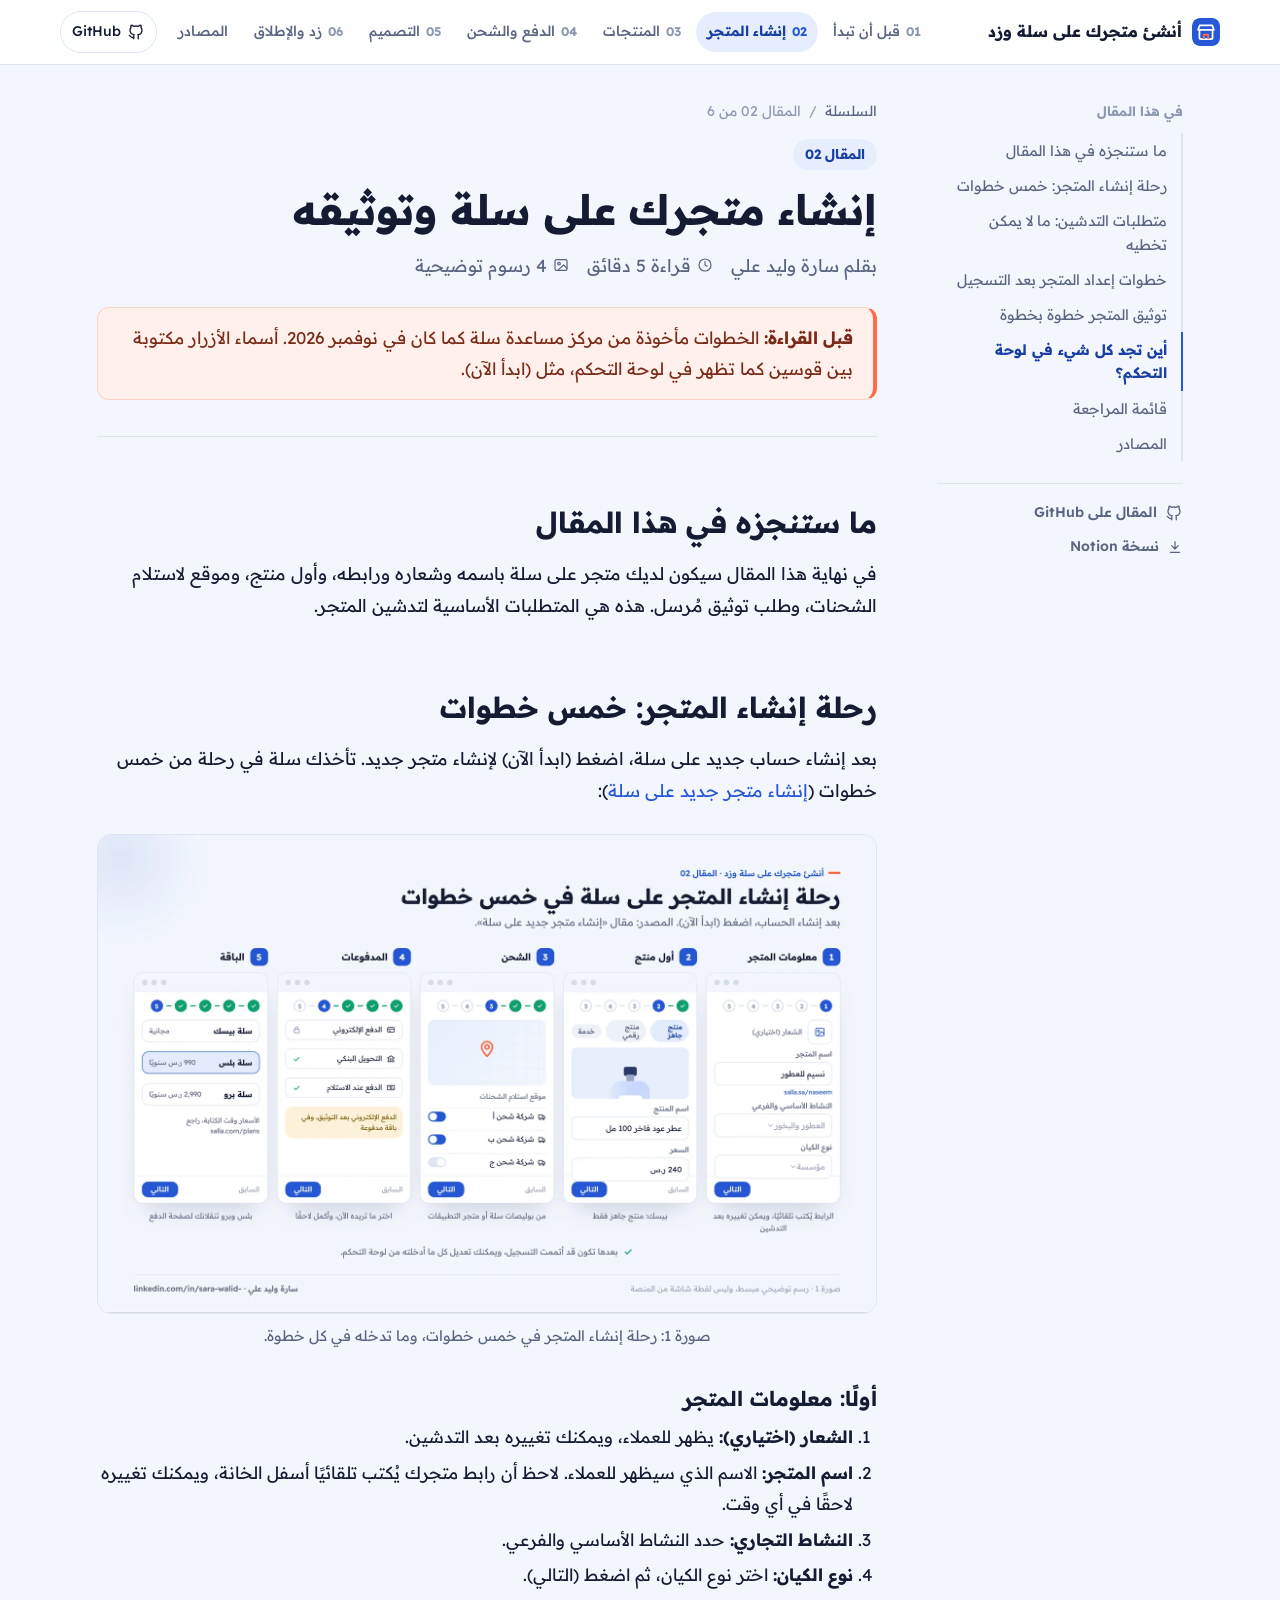
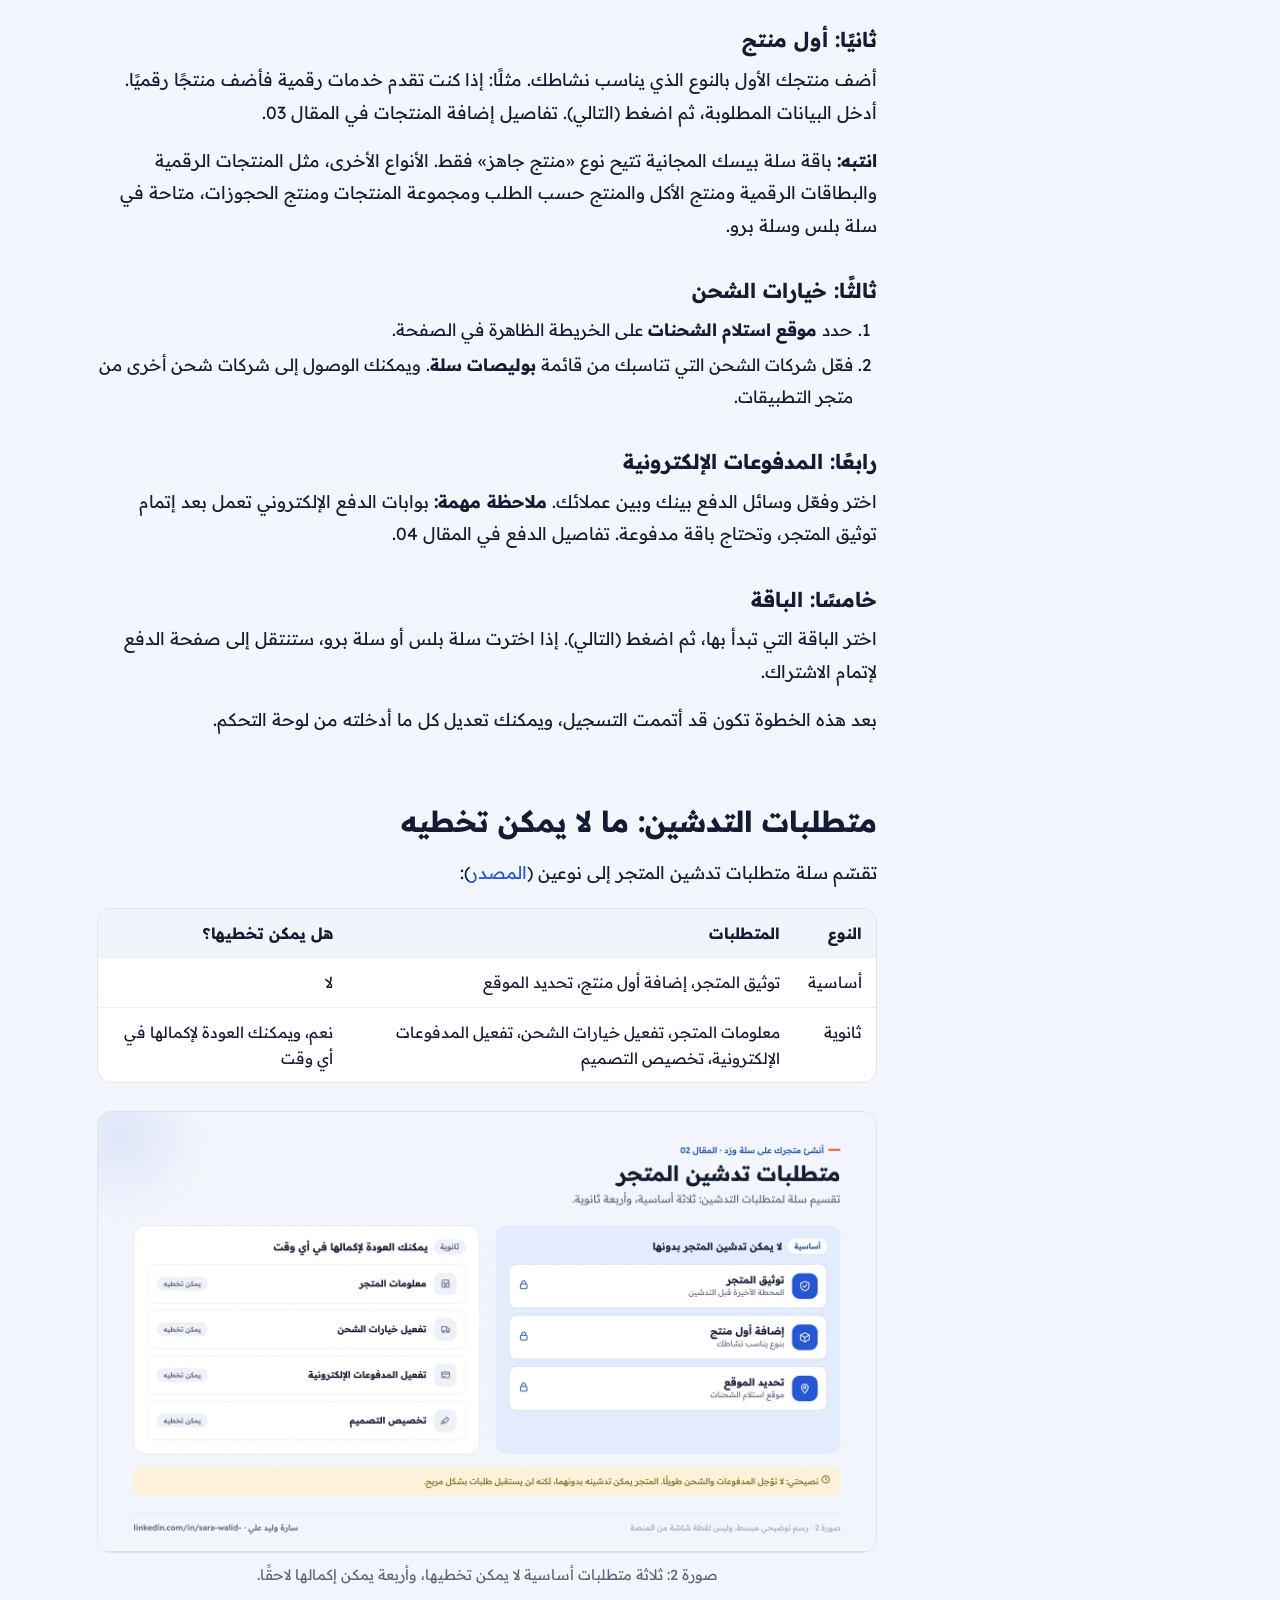
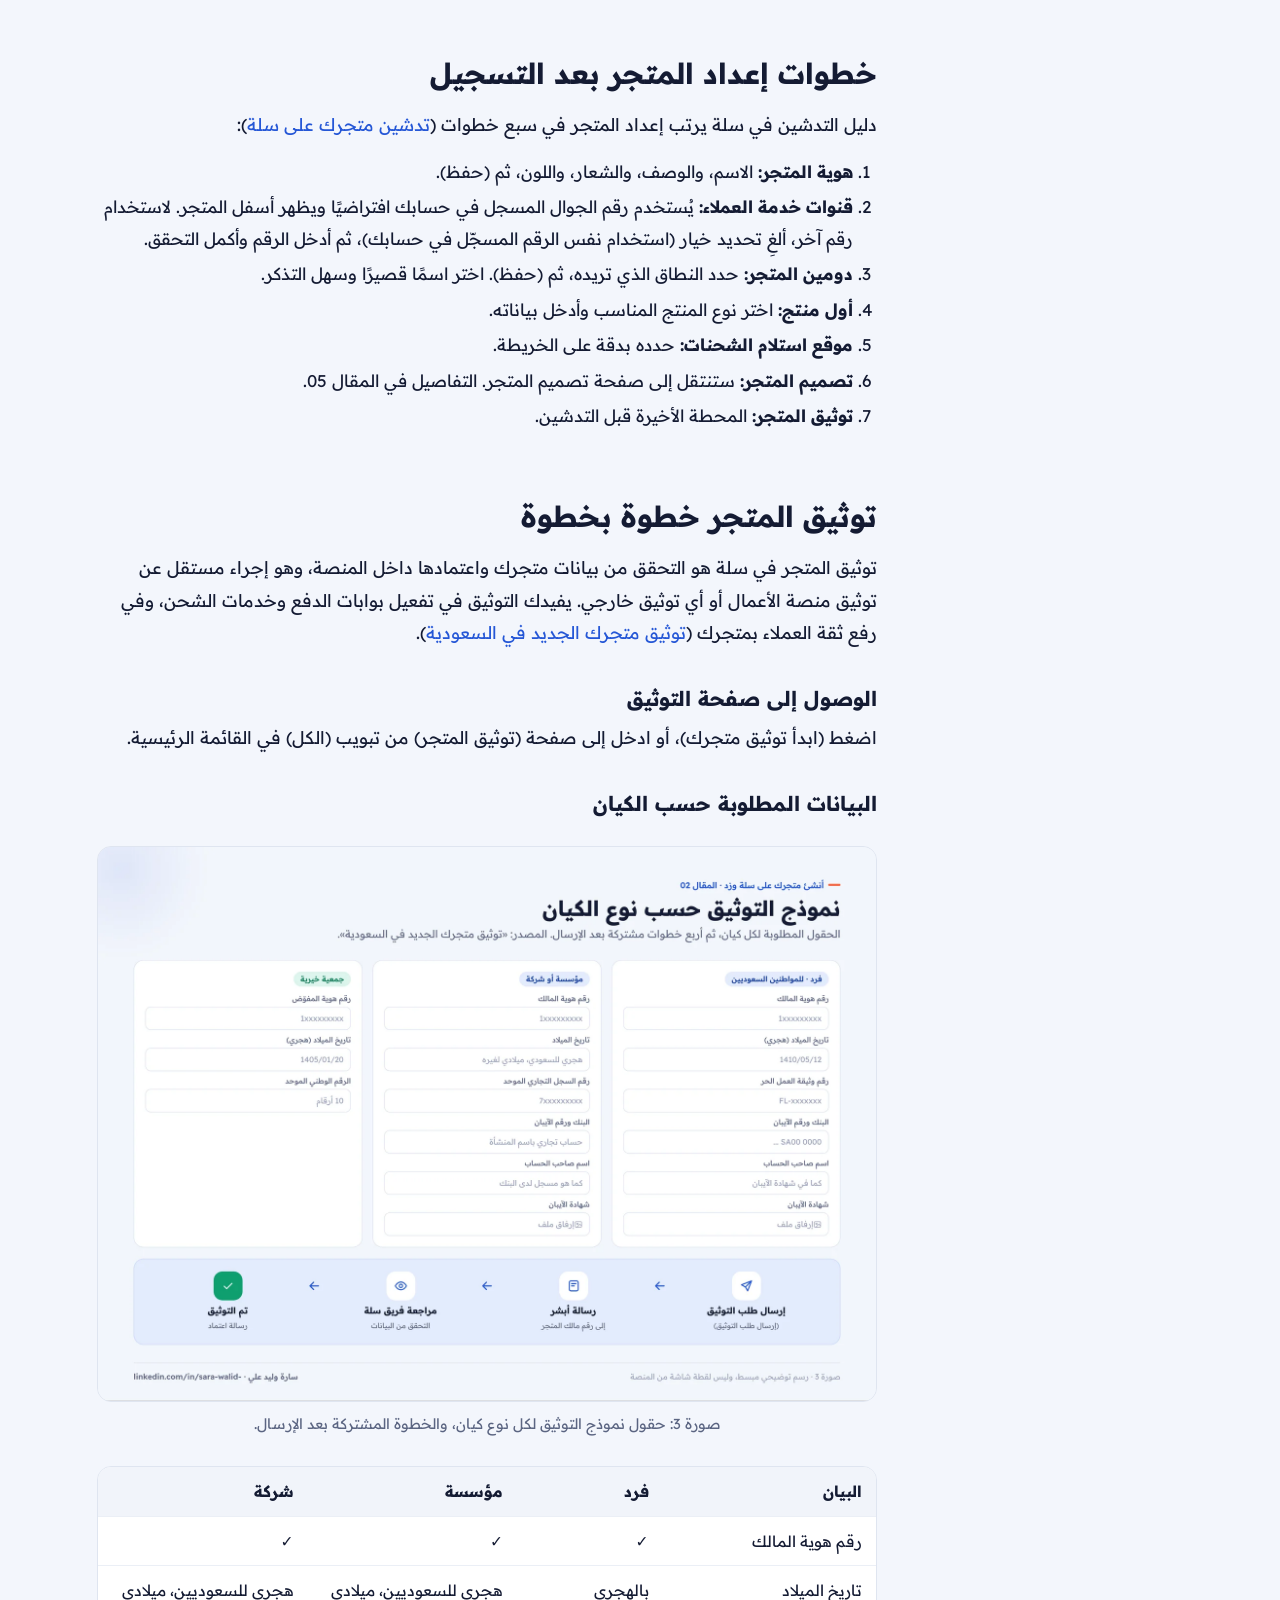
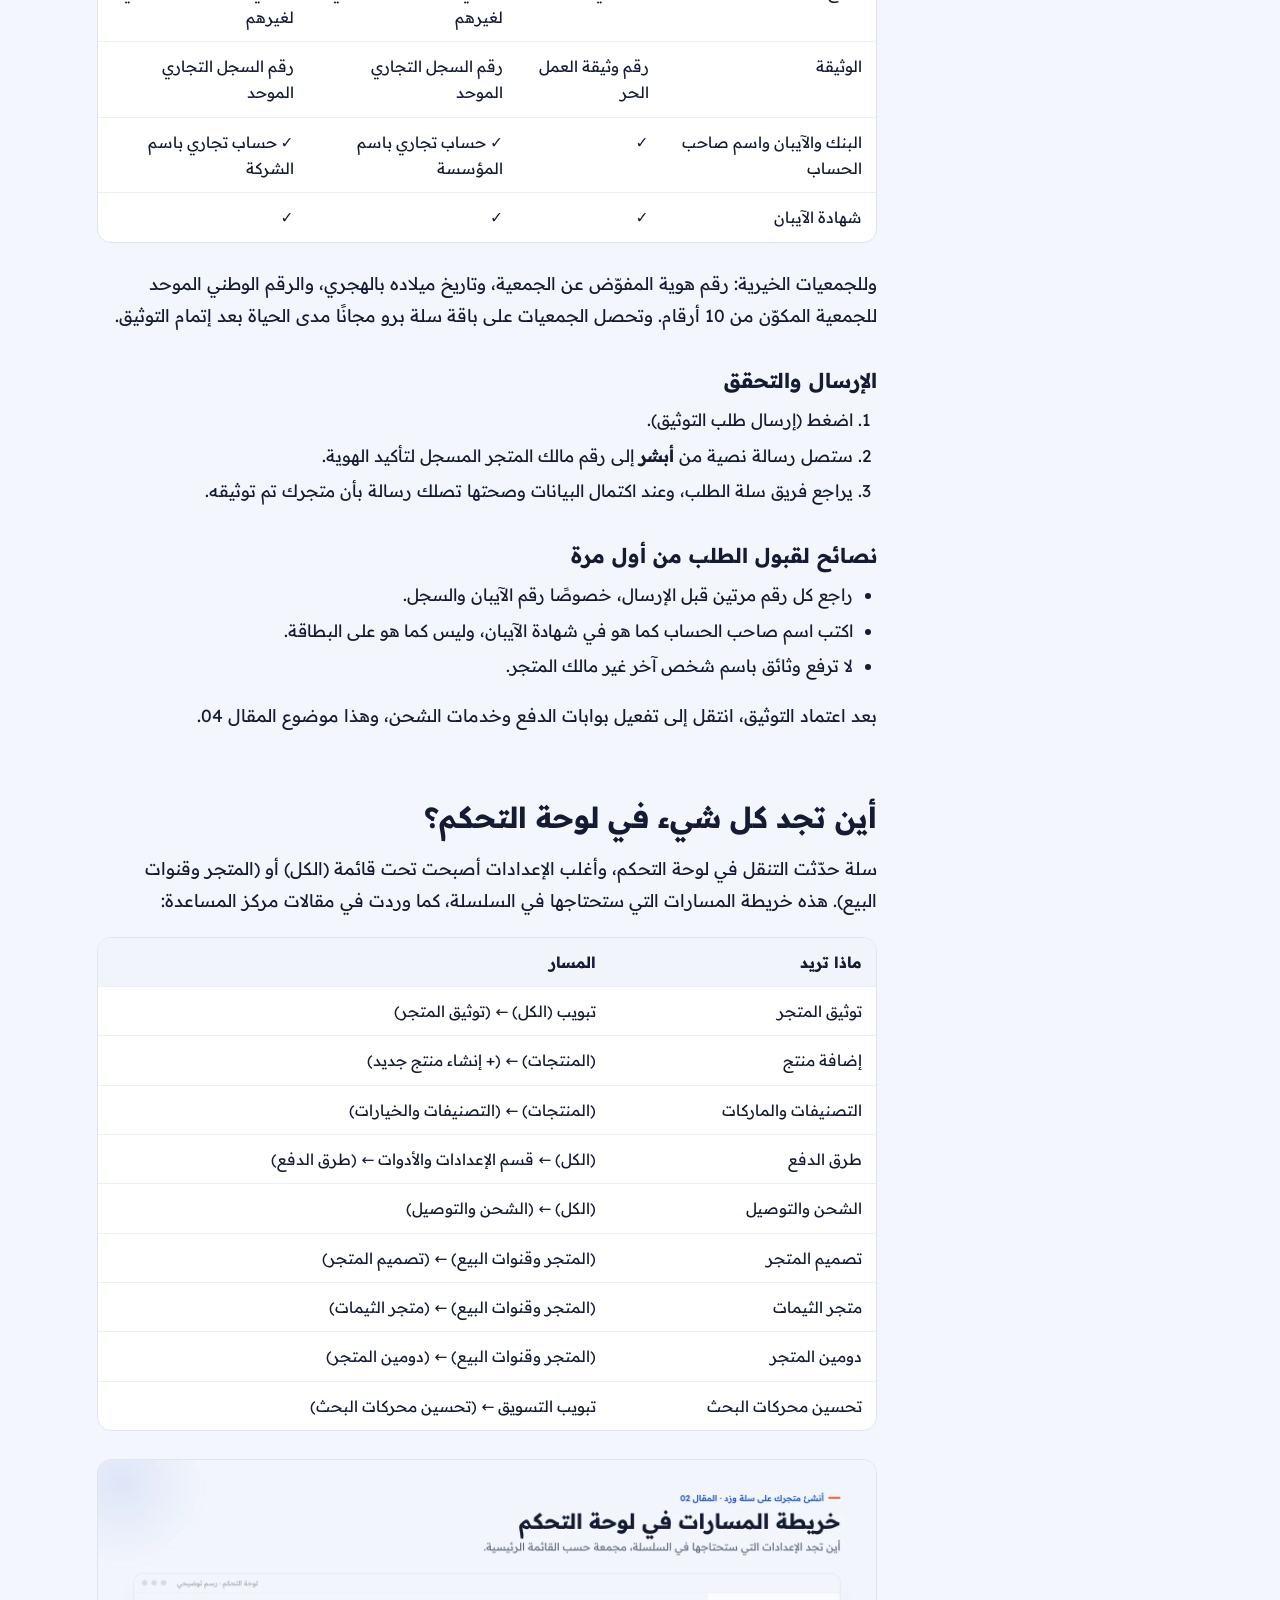
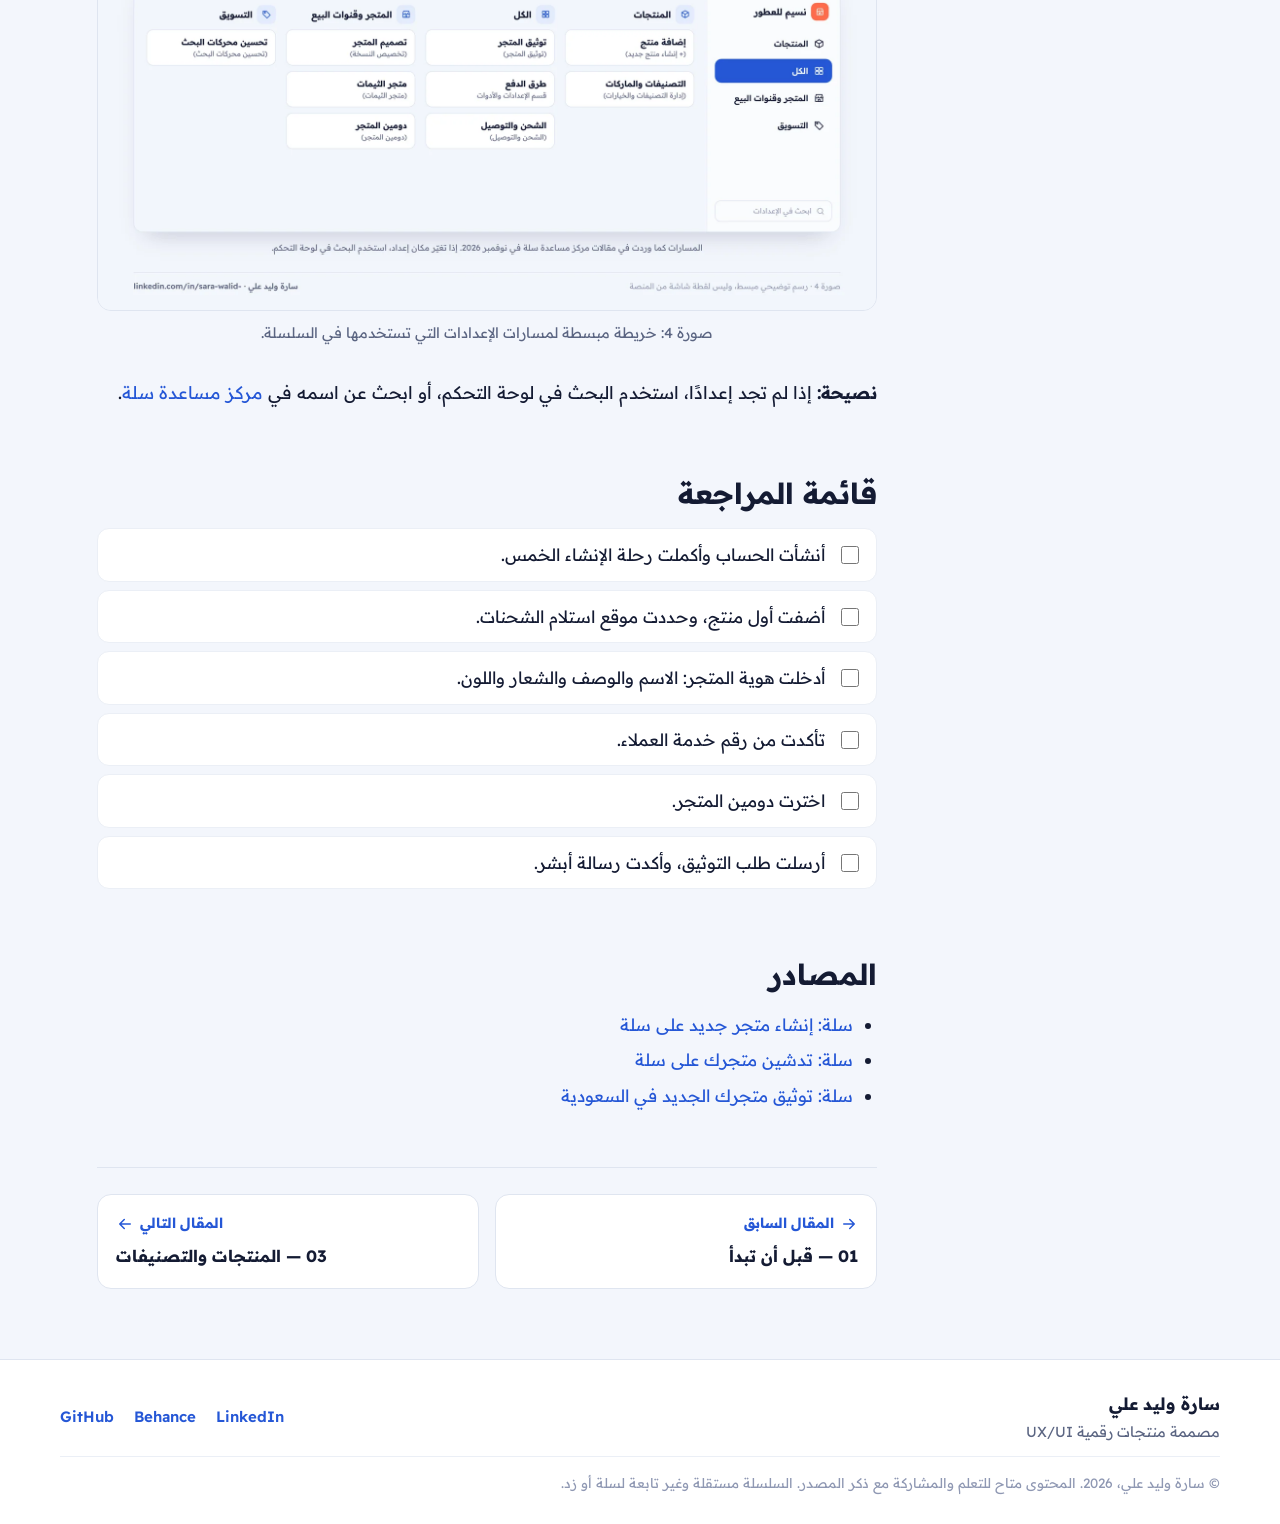
<file: docs/02-create-salla-store.html>
<!doctype html>
<html lang="ar" dir="rtl">
<head>
<meta charset="utf-8">
<meta name="viewport" content="width=device-width, initial-scale=1">
<title>إنشاء متجرك على سلة وتوثيقه · أنشئ متجرك على سلة وزد خطوة بخطوة</title>
<meta name="description" content="رحلة الإنشاء الخمس، ومتطلبات التدشين، والتوثيق حسب الكيان، وخريطة لوحة التحكم">
<meta name="author" content="سارة وليد علي">
<link rel="canonical" href="https://sarawalidali.github.io/salla-zid-store-setup-guide/02-create-salla-store.html">
<meta property="og:type" content="article">
<meta property="og:title" content="إنشاء متجرك على سلة وتوثيقه · أنشئ متجرك على سلة وزد خطوة بخطوة">
<meta property="og:description" content="رحلة الإنشاء الخمس، ومتطلبات التدشين، والتوثيق حسب الكيان، وخريطة لوحة التحكم">
<meta property="og:url" content="https://sarawalidali.github.io/salla-zid-store-setup-guide/02-create-salla-store.html">
<meta property="og:image" content="https://sarawalidali.github.io/salla-zid-store-setup-guide/assets/og.png">
<meta property="og:locale" content="ar_AR">
<meta name="twitter:card" content="summary_large_image">
<meta name="theme-color" content="#0F1730">
<link rel="icon" href="assets/favicon.svg" type="image/svg+xml">
<link rel="preconnect" href="https://fonts.googleapis.com">
<link rel="preconnect" href="https://fonts.gstatic.com" crossorigin>
<link href="https://fonts.googleapis.com/css2?family=Readex+Pro:wght@400;500;600;700&display=swap" rel="stylesheet">
<link rel="stylesheet" href="assets/style.css">
</head>
<body>
<div class="progress" aria-hidden="true"><span></span></div>
<header class="topbar"><div class="wrap topbar-in">
  <a class="brand" href="index.html"><span class="brand-mark" aria-hidden="true"></span><span>أنشئ متجرك على سلة وزد</span></a>
  <button class="menu-btn" aria-label="القائمة" aria-expanded="false"><svg viewBox="0 0 24 24" width="22" height="22" fill="none" stroke="currentColor" stroke-width="2" stroke-linecap="round"><path d="M4 7h16M4 12h16M4 17h16"/></svg></button>
  <nav class="nav" aria-label="المقالات"><a href="01-before-you-start.html" class=""><b>01</b>قبل أن تبدأ</a><a href="02-create-salla-store.html" class="on"><b>02</b>إنشاء المتجر</a><a href="03-products.html" class=""><b>03</b>المنتجات</a><a href="04-payments-shipping.html" class=""><b>04</b>الدفع والشحن</a><a href="05-design-customization.html" class=""><b>05</b>التصميم</a><a href="06-zid-and-launch.html" class=""><b>06</b>زد والإطلاق</a><a href="sources.html" class="">المصادر</a><a class="gh" href="https://github.com/sarawalidali/salla-zid-store-setup-guide" target="_blank" rel="noopener" aria-label="الريبو على GitHub"><svg viewBox="0 0 24 24" width="18" height="18" fill="none" stroke="currentColor" stroke-width="1.8" stroke-linecap="round" stroke-linejoin="round"><path d="M9 19c-4 1.5-4-2-6-2.5M15 21v-3.5c0-1 .1-1.4-.5-2 2.8-.3 5.5-1.4 5.5-6a4.6 4.6 0 0 0-1.3-3.2 4.3 4.3 0 0 0-.1-3.2s-1.1-.3-3.5 1.3a12 12 0 0 0-6.2 0C6.5 2.8 5.4 3.1 5.4 3.1a4.3 4.3 0 0 0-.1 3.2A4.6 4.6 0 0 0 4 9.5c0 4.6 2.7 5.7 5.5 6-.6.6-.6 1.2-.5 2V21"/></svg><span>GitHub</span></a></nav>
</div></header>

<main class="wrap article-layout">
  <aside class="toc" aria-label="محتوى المقال"><div class="toc-title">في هذا المقال</div><ol><li><a href="#ما-ستنجزه-في-هذا-المقال">ما ستنجزه في هذا المقال</a></li><li><a href="#رحلة-إنشاء-المتجر-خمس-خطوات">رحلة إنشاء المتجر: خمس خطوات</a></li><li><a href="#متطلبات-التدشين-ما-لا-يمكن-تخطيه">متطلبات التدشين: ما لا يمكن تخطيه</a></li><li><a href="#خطوات-إعداد-المتجر-بعد-التسجيل">خطوات إعداد المتجر بعد التسجيل</a></li><li><a href="#توثيق-المتجر-خطوة-بخطوة">توثيق المتجر خطوة بخطوة</a></li><li><a href="#أين-تجد-كل-شيء-في-لوحة-التحكم">أين تجد كل شيء في لوحة التحكم؟</a></li><li><a href="#قائمة-المراجعة">قائمة المراجعة</a></li><li><a href="#المصادر">المصادر</a></li></ol>
    <div class="toc-extra"><a href="https://github.com/sarawalidali/salla-zid-store-setup-guide/tree/main/articles/02-create-salla-store" target="_blank" rel="noopener"><svg viewBox="0 0 24 24" width="18" height="18" fill="none" stroke="currentColor" stroke-width="1.8" stroke-linecap="round" stroke-linejoin="round"><path d="M9 19c-4 1.5-4-2-6-2.5M15 21v-3.5c0-1 .1-1.4-.5-2 2.8-.3 5.5-1.4 5.5-6a4.6 4.6 0 0 0-1.3-3.2 4.3 4.3 0 0 0-.1-3.2s-1.1-.3-3.5 1.3a12 12 0 0 0-6.2 0C6.5 2.8 5.4 3.1 5.4 3.1a4.3 4.3 0 0 0-.1 3.2A4.6 4.6 0 0 0 4 9.5c0 4.6 2.7 5.7 5.5 6-.6.6-.6 1.2-.5 2V21"/></svg> المقال على GitHub</a><a href="https://github.com/sarawalidali/salla-zid-store-setup-guide/raw/main/notion/02-create-salla-store.zip"><svg viewBox="0 0 24 24" width="16" height="16" fill="none" stroke="currentColor" stroke-width="1.8" stroke-linecap="round" stroke-linejoin="round"><path d="M12 4v11M7 10l5 5 5-5M5 20h14"/></svg> نسخة Notion</a></div></aside>
  <article class="prose">
    <nav class="crumbs"><a href="index.html">السلسلة</a><span>/</span><span>المقال 02 من 6</span></nav>
    <header class="article-head"><span class="kicker">المقال 02</span><h1>إنشاء متجرك على سلة وتوثيقه</h1>
      <p class="meta"><span>بقلم سارة وليد علي</span><span><svg viewBox="0 0 24 24" width="16" height="16" fill="none" stroke="currentColor" stroke-width="1.8" stroke-linecap="round"><circle cx="12" cy="12" r="9"/><path d="M12 7v5l3 2"/></svg> قراءة 5 دقائق</span><span><svg viewBox="0 0 24 24" width="16" height="16" fill="none" stroke="currentColor" stroke-width="1.8" stroke-linecap="round" stroke-linejoin="round"><rect x="3" y="4" width="18" height="16" rx="2"/><circle cx="9" cy="10" r="2"/><path d="M21 17l-5-5-9 8"/></svg> 4 رسوم توضيحية</span></p></header>
    <details class="toc-mobile"><summary>في هذا المقال</summary><ol><li><a href="#ما-ستنجزه-في-هذا-المقال">ما ستنجزه في هذا المقال</a></li><li><a href="#رحلة-إنشاء-المتجر-خمس-خطوات">رحلة إنشاء المتجر: خمس خطوات</a></li><li><a href="#متطلبات-التدشين-ما-لا-يمكن-تخطيه">متطلبات التدشين: ما لا يمكن تخطيه</a></li><li><a href="#خطوات-إعداد-المتجر-بعد-التسجيل">خطوات إعداد المتجر بعد التسجيل</a></li><li><a href="#توثيق-المتجر-خطوة-بخطوة">توثيق المتجر خطوة بخطوة</a></li><li><a href="#أين-تجد-كل-شيء-في-لوحة-التحكم">أين تجد كل شيء في لوحة التحكم؟</a></li><li><a href="#قائمة-المراجعة">قائمة المراجعة</a></li><li><a href="#المصادر">المصادر</a></li></ol></details>
    <blockquote>
<p><strong>قبل القراءة:</strong> الخطوات مأخوذة من مركز مساعدة سلة كما كان في نوفمبر 2026. أسماء الأزرار مكتوبة بين قوسين كما تظهر في لوحة التحكم، مثل (ابدأ الآن).</p>
</blockquote>
<hr />
<h2 id="ما-ستنجزه-في-هذا-المقال">ما ستنجزه في هذا المقال</h2>
<p>في نهاية هذا المقال سيكون لديك متجر على سلة باسمه وشعاره ورابطه، وأول منتج، وموقع لاستلام الشحنات، وطلب توثيق مُرسل. هذه هي المتطلبات الأساسية لتدشين المتجر.</p>
<h2 id="رحلة-إنشاء-المتجر-خمس-خطوات">رحلة إنشاء المتجر: خمس خطوات</h2>
<p>بعد إنشاء حساب جديد على سلة، اضغط (ابدأ الآن) لإنشاء متجر جديد. تأخذك سلة في رحلة من خمس خطوات (<a href="https://help.salla.sa/article/create-new-store-on-salla/uqwvq1ztbcbj7ldi0xwbee7h" target="_blank" rel="noopener">إنشاء متجر جديد على سلة</a>):</p>
<figure><a class="zoom" href="assets/02-create-salla-store/01-creation-wizard.webp"><img src="assets/02-create-salla-store/01-creation-wizard.webp" alt="رحلة إنشاء المتجر على سلة في خمس خطوات" loading="lazy" decoding="async"></a><figcaption>صورة 1: رحلة إنشاء المتجر في خمس خطوات، وما تدخله في كل خطوة.</figcaption></figure>
<h3 id="أولا-معلومات-المتجر">أولًا: معلومات المتجر</h3>
<ol>
<li><strong>الشعار (اختياري):</strong> يظهر للعملاء، ويمكنك تغييره بعد التدشين.</li>
<li><strong>اسم المتجر:</strong> الاسم الذي سيظهر للعملاء. لاحظ أن رابط متجرك يُكتب تلقائيًا أسفل الخانة، ويمكنك تغييره لاحقًا في أي وقت.</li>
<li><strong>النشاط التجاري:</strong> حدد النشاط الأساسي والفرعي.</li>
<li><strong>نوع الكيان:</strong> اختر نوع الكيان، ثم اضغط (التالي).</li>
</ol>
<h3 id="ثانيا-أول-منتج">ثانيًا: أول منتج</h3>
<p>أضف منتجك الأول بالنوع الذي يناسب نشاطك. مثلًا: إذا كنت تقدم خدمات رقمية فأضف منتجًا رقميًا. أدخل البيانات المطلوبة، ثم اضغط (التالي). تفاصيل إضافة المنتجات في المقال 03.</p>
<p><strong>انتبه:</strong> باقة سلة بيسك المجانية تتيح نوع «منتج جاهز» فقط. الأنواع الأخرى، مثل المنتجات الرقمية والبطاقات الرقمية ومنتج الأكل والمنتج حسب الطلب ومجموعة المنتجات ومنتج الحجوزات، متاحة في سلة بلس وسلة برو.</p>
<h3 id="ثالثا-خيارات-الشحن">ثالثًا: خيارات الشحن</h3>
<ol>
<li>حدد <strong>موقع استلام الشحنات</strong> على الخريطة الظاهرة في الصفحة.</li>
<li>فعّل شركات الشحن التي تناسبك من قائمة <strong>بوليصات سلة</strong>. ويمكنك الوصول إلى شركات شحن أخرى من متجر التطبيقات.</li>
</ol>
<h3 id="رابعا-المدفوعات-الإلكترونية">رابعًا: المدفوعات الإلكترونية</h3>
<p>اختر وفعّل وسائل الدفع بينك وبين عملائك. <strong>ملاحظة مهمة:</strong> بوابات الدفع الإلكتروني تعمل بعد إتمام توثيق المتجر، وتحتاج باقة مدفوعة. تفاصيل الدفع في المقال 04.</p>
<h3 id="خامسا-الباقة">خامسًا: الباقة</h3>
<p>اختر الباقة التي تبدأ بها، ثم اضغط (التالي). إذا اخترت سلة بلس أو سلة برو، ستنتقل إلى صفحة الدفع لإتمام الاشتراك.</p>
<p>بعد هذه الخطوة تكون قد أتممت التسجيل، ويمكنك تعديل كل ما أدخلته من لوحة التحكم.</p>
<h2 id="متطلبات-التدشين-ما-لا-يمكن-تخطيه">متطلبات التدشين: ما لا يمكن تخطيه</h2>
<p>تقسّم سلة متطلبات تدشين المتجر إلى نوعين (<a href="https://help.salla.sa/article/create-new-store-on-salla/uqwvq1ztbcbj7ldi0xwbee7h" target="_blank" rel="noopener">المصدر</a>):</p>
<div class="table-wrap"><table>
<thead>
<tr>
<th>النوع</th>
<th>المتطلبات</th>
<th>هل يمكن تخطيها؟</th>
</tr>
</thead>
<tbody>
<tr>
<td>أساسية</td>
<td>توثيق المتجر، إضافة أول منتج، تحديد الموقع</td>
<td>لا</td>
</tr>
<tr>
<td>ثانوية</td>
<td>معلومات المتجر، تفعيل خيارات الشحن، تفعيل المدفوعات الإلكترونية، تخصيص التصميم</td>
<td>نعم، ويمكنك العودة لإكمالها في أي وقت</td>
</tr>
</tbody>
</table></div>
<figure><a class="zoom" href="assets/02-create-salla-store/02-launch-requirements.webp"><img src="assets/02-create-salla-store/02-launch-requirements.webp" alt="متطلبات تدشين المتجر الأساسية والثانوية" loading="lazy" decoding="async"></a><figcaption>صورة 2: ثلاثة متطلبات أساسية لا يمكن تخطيها، وأربعة يمكن إكمالها لاحقًا.</figcaption></figure>
<h2 id="خطوات-إعداد-المتجر-بعد-التسجيل">خطوات إعداد المتجر بعد التسجيل</h2>
<p>دليل التدشين في سلة يرتب إعداد المتجر في سبع خطوات (<a href="https://help.salla.sa/article/launch-your-store-on-salla/zgflevdt56pvfugbbnnkzr06" target="_blank" rel="noopener">تدشين متجرك على سلة</a>):</p>
<ol>
<li><strong>هوية المتجر:</strong> الاسم، والوصف، والشعار، واللون، ثم (حفظ).</li>
<li><strong>قنوات خدمة العملاء:</strong> يُستخدم رقم الجوال المسجل في حسابك افتراضيًا ويظهر أسفل المتجر. لاستخدام رقم آخر، ألغِ تحديد خيار (استخدام نفس الرقم المسجّل في حسابك)، ثم أدخل الرقم وأكمل التحقق.</li>
<li><strong>دومين المتجر:</strong> حدد النطاق الذي تريده، ثم (حفظ). اختر اسمًا قصيرًا وسهل التذكر.</li>
<li><strong>أول منتج:</strong> اختر نوع المنتج المناسب وأدخل بياناته.</li>
<li><strong>موقع استلام الشحنات:</strong> حدده بدقة على الخريطة.</li>
<li><strong>تصميم المتجر:</strong> ستنتقل إلى صفحة تصميم المتجر. التفاصيل في المقال 05.</li>
<li><strong>توثيق المتجر:</strong> المحطة الأخيرة قبل التدشين.</li>
</ol>
<h2 id="توثيق-المتجر-خطوة-بخطوة">توثيق المتجر خطوة بخطوة</h2>
<p>توثيق المتجر في سلة هو التحقق من بيانات متجرك واعتمادها داخل المنصة، وهو إجراء مستقل عن توثيق منصة الأعمال أو أي توثيق خارجي. يفيدك التوثيق في تفعيل بوابات الدفع وخدمات الشحن، وفي رفع ثقة العملاء بمتجرك (<a href="https://help.salla.sa/article/verifying-your-new-store-in-saudi-arabia/ig4b4l5hc542j4bcd2tp82bz" target="_blank" rel="noopener">توثيق متجرك الجديد في السعودية</a>).</p>
<h3 id="الوصول-إلى-صفحة-التوثيق">الوصول إلى صفحة التوثيق</h3>
<p>اضغط (ابدأ توثيق متجرك)، أو ادخل إلى صفحة (توثيق المتجر) من تبويب (الكل) في القائمة الرئيسية.</p>
<h3 id="البيانات-المطلوبة-حسب-الكيان">البيانات المطلوبة حسب الكيان</h3>
<figure><a class="zoom" href="assets/02-create-salla-store/03-verification-fields.webp"><img src="assets/02-create-salla-store/03-verification-fields.webp" alt="البيانات المطلوبة للتوثيق حسب نوع الكيان" loading="lazy" decoding="async"></a><figcaption>صورة 3: حقول نموذج التوثيق لكل نوع كيان، والخطوة المشتركة بعد الإرسال.</figcaption></figure>
<div class="table-wrap"><table>
<thead>
<tr>
<th>البيان</th>
<th>فرد</th>
<th>مؤسسة</th>
<th>شركة</th>
</tr>
</thead>
<tbody>
<tr>
<td>رقم هوية المالك</td>
<td>✓</td>
<td>✓</td>
<td>✓</td>
</tr>
<tr>
<td>تاريخ الميلاد</td>
<td>بالهجري</td>
<td>هجري للسعوديين، ميلادي لغيرهم</td>
<td>هجري للسعوديين، ميلادي لغيرهم</td>
</tr>
<tr>
<td>الوثيقة</td>
<td>رقم وثيقة العمل الحر</td>
<td>رقم السجل التجاري الموحد</td>
<td>رقم السجل التجاري الموحد</td>
</tr>
<tr>
<td>البنك والآيبان واسم صاحب الحساب</td>
<td>✓</td>
<td>✓ حساب تجاري باسم المؤسسة</td>
<td>✓ حساب تجاري باسم الشركة</td>
</tr>
<tr>
<td>شهادة الآيبان</td>
<td>✓</td>
<td>✓</td>
<td>✓</td>
</tr>
</tbody>
</table></div>
<p>وللجمعيات الخيرية: رقم هوية المفوّض عن الجمعية، وتاريخ ميلاده بالهجري، والرقم الوطني الموحد للجمعية المكوّن من 10 أرقام. وتحصل الجمعيات على باقة سلة برو مجانًا مدى الحياة بعد إتمام التوثيق.</p>
<h3 id="الإرسال-والتحقق">الإرسال والتحقق</h3>
<ol>
<li>اضغط (إرسال طلب التوثيق).</li>
<li>ستصل رسالة نصية من <strong>أبشر</strong> إلى رقم مالك المتجر المسجل لتأكيد الهوية.</li>
<li>يراجع فريق سلة الطلب، وعند اكتمال البيانات وصحتها تصلك رسالة بأن متجرك تم توثيقه.</li>
</ol>
<h3 id="نصائح-لقبول-الطلب-من-أول-مرة">نصائح لقبول الطلب من أول مرة</h3>
<ul>
<li>راجع كل رقم مرتين قبل الإرسال، خصوصًا رقم الآيبان والسجل.</li>
<li>اكتب اسم صاحب الحساب كما هو في شهادة الآيبان، وليس كما هو على البطاقة.</li>
<li>لا ترفع وثائق باسم شخص آخر غير مالك المتجر.</li>
</ul>
<p>بعد اعتماد التوثيق، انتقل إلى تفعيل بوابات الدفع وخدمات الشحن، وهذا موضوع المقال 04.</p>
<h2 id="أين-تجد-كل-شيء-في-لوحة-التحكم">أين تجد كل شيء في لوحة التحكم؟</h2>
<p>سلة حدّثت التنقل في لوحة التحكم، وأغلب الإعدادات أصبحت تحت قائمة (الكل) أو (المتجر وقنوات البيع). هذه خريطة المسارات التي ستحتاجها في السلسلة، كما وردت في مقالات مركز المساعدة:</p>
<div class="table-wrap"><table>
<thead>
<tr>
<th>ماذا تريد</th>
<th>المسار</th>
</tr>
</thead>
<tbody>
<tr>
<td>توثيق المتجر</td>
<td>تبويب (الكل) ← (توثيق المتجر)</td>
</tr>
<tr>
<td>إضافة منتج</td>
<td>(المنتجات) ← (+ إنشاء منتج جديد)</td>
</tr>
<tr>
<td>التصنيفات والماركات</td>
<td>(المنتجات) ← (التصنيفات والخيارات)</td>
</tr>
<tr>
<td>طرق الدفع</td>
<td>(الكل) ← قسم الإعدادات والأدوات ← (طرق الدفع)</td>
</tr>
<tr>
<td>الشحن والتوصيل</td>
<td>(الكل) ← (الشحن والتوصيل)</td>
</tr>
<tr>
<td>تصميم المتجر</td>
<td>(المتجر وقنوات البيع) ← (تصميم المتجر)</td>
</tr>
<tr>
<td>متجر الثيمات</td>
<td>(المتجر وقنوات البيع) ← (متجر الثيمات)</td>
</tr>
<tr>
<td>دومين المتجر</td>
<td>(المتجر وقنوات البيع) ← (دومين المتجر)</td>
</tr>
<tr>
<td>تحسين محركات البحث</td>
<td>تبويب التسويق ← (تحسين محركات البحث)</td>
</tr>
</tbody>
</table></div>
<figure><a class="zoom" href="assets/02-create-salla-store/04-dashboard-map.webp"><img src="assets/02-create-salla-store/04-dashboard-map.webp" alt="خريطة مسارات لوحة تحكم سلة" loading="lazy" decoding="async"></a><figcaption>صورة 4: خريطة مبسطة لمسارات الإعدادات التي تستخدمها في السلسلة.</figcaption></figure>
<p><strong>نصيحة:</strong> إذا لم تجد إعدادًا، استخدم البحث في لوحة التحكم، أو ابحث عن اسمه في <a href="https://help.salla.sa/" target="_blank" rel="noopener">مركز مساعدة سلة</a>.</p>
<h2 id="قائمة-المراجعة">قائمة المراجعة</h2>
<ul class="checklist">
<li class="task"><label><input type="checkbox"><span>أنشأت الحساب وأكملت رحلة الإنشاء الخمس.</span></label></li>
<li class="task"><label><input type="checkbox"><span>أضفت أول منتج، وحددت موقع استلام الشحنات.</span></label></li>
<li class="task"><label><input type="checkbox"><span>أدخلت هوية المتجر: الاسم والوصف والشعار واللون.</span></label></li>
<li class="task"><label><input type="checkbox"><span>تأكدت من رقم خدمة العملاء.</span></label></li>
<li class="task"><label><input type="checkbox"><span>اخترت دومين المتجر.</span></label></li>
<li class="task"><label><input type="checkbox"><span>أرسلت طلب التوثيق، وأكدت رسالة أبشر.</span></label></li>
</ul>
<h2 id="المصادر">المصادر</h2>
<ul>
<li><a href="https://help.salla.sa/article/create-new-store-on-salla/uqwvq1ztbcbj7ldi0xwbee7h" target="_blank" rel="noopener">سلة: إنشاء متجر جديد على سلة</a></li>
<li><a href="https://help.salla.sa/article/launch-your-store-on-salla/zgflevdt56pvfugbbnnkzr06" target="_blank" rel="noopener">سلة: تدشين متجرك على سلة</a></li>
<li><a href="https://help.salla.sa/article/verifying-your-new-store-in-saudi-arabia/ig4b4l5hc542j4bcd2tp82bz" target="_blank" rel="noopener">سلة: توثيق متجرك الجديد في السعودية</a></li>
</ul>
    <nav class="pager" aria-label="التنقل بين المقالات"><a class="pg prev" href="01-before-you-start.html"><span class="pg-dir"><svg viewBox="0 0 24 24" width="18" height="18" fill="none" stroke="currentColor" stroke-width="2" stroke-linecap="round" stroke-linejoin="round"><path d="M5 12h14M13 6l6 6-6 6"/></svg> المقال السابق</span><span class="pg-title">01 — قبل أن تبدأ</span></a><a class="pg next" href="03-products.html"><span class="pg-dir">المقال التالي <svg viewBox="0 0 24 24" width="18" height="18" fill="none" stroke="currentColor" stroke-width="2" stroke-linecap="round" stroke-linejoin="round"><path d="M19 12H5M11 6l-6 6 6 6"/></svg></span><span class="pg-title">03 — المنتجات والتصنيفات</span></a></nav>
  </article>
</main>
<footer class="site-foot"><div class="wrap foot-in">
  <div><div class="foot-name">سارة وليد علي</div><div class="foot-role">مصممة منتجات رقمية UX/UI</div></div>
  <nav class="foot-links"><a href="https://www.linkedin.com/in/sara-walid-/" target="_blank" rel="noopener">LinkedIn</a><a href="https://www.behance.net/sarawalid2000" target="_blank" rel="noopener">Behance</a><a href="https://github.com/sarawalidali/salla-zid-store-setup-guide" target="_blank" rel="noopener">GitHub</a></nav>
  <div class="foot-copy">© سارة وليد علي، 2026. المحتوى متاح للتعلم والمشاركة مع ذكر المصدر. السلسلة مستقلة وغير تابعة لسلة أو زد.</div>
</div></footer>
<div class="lightbox" hidden><button class="lb-close" aria-label="إغلاق">×</button><img alt=""></div>
<script src="assets/site.js"></script>
</body>
</html>
</file>
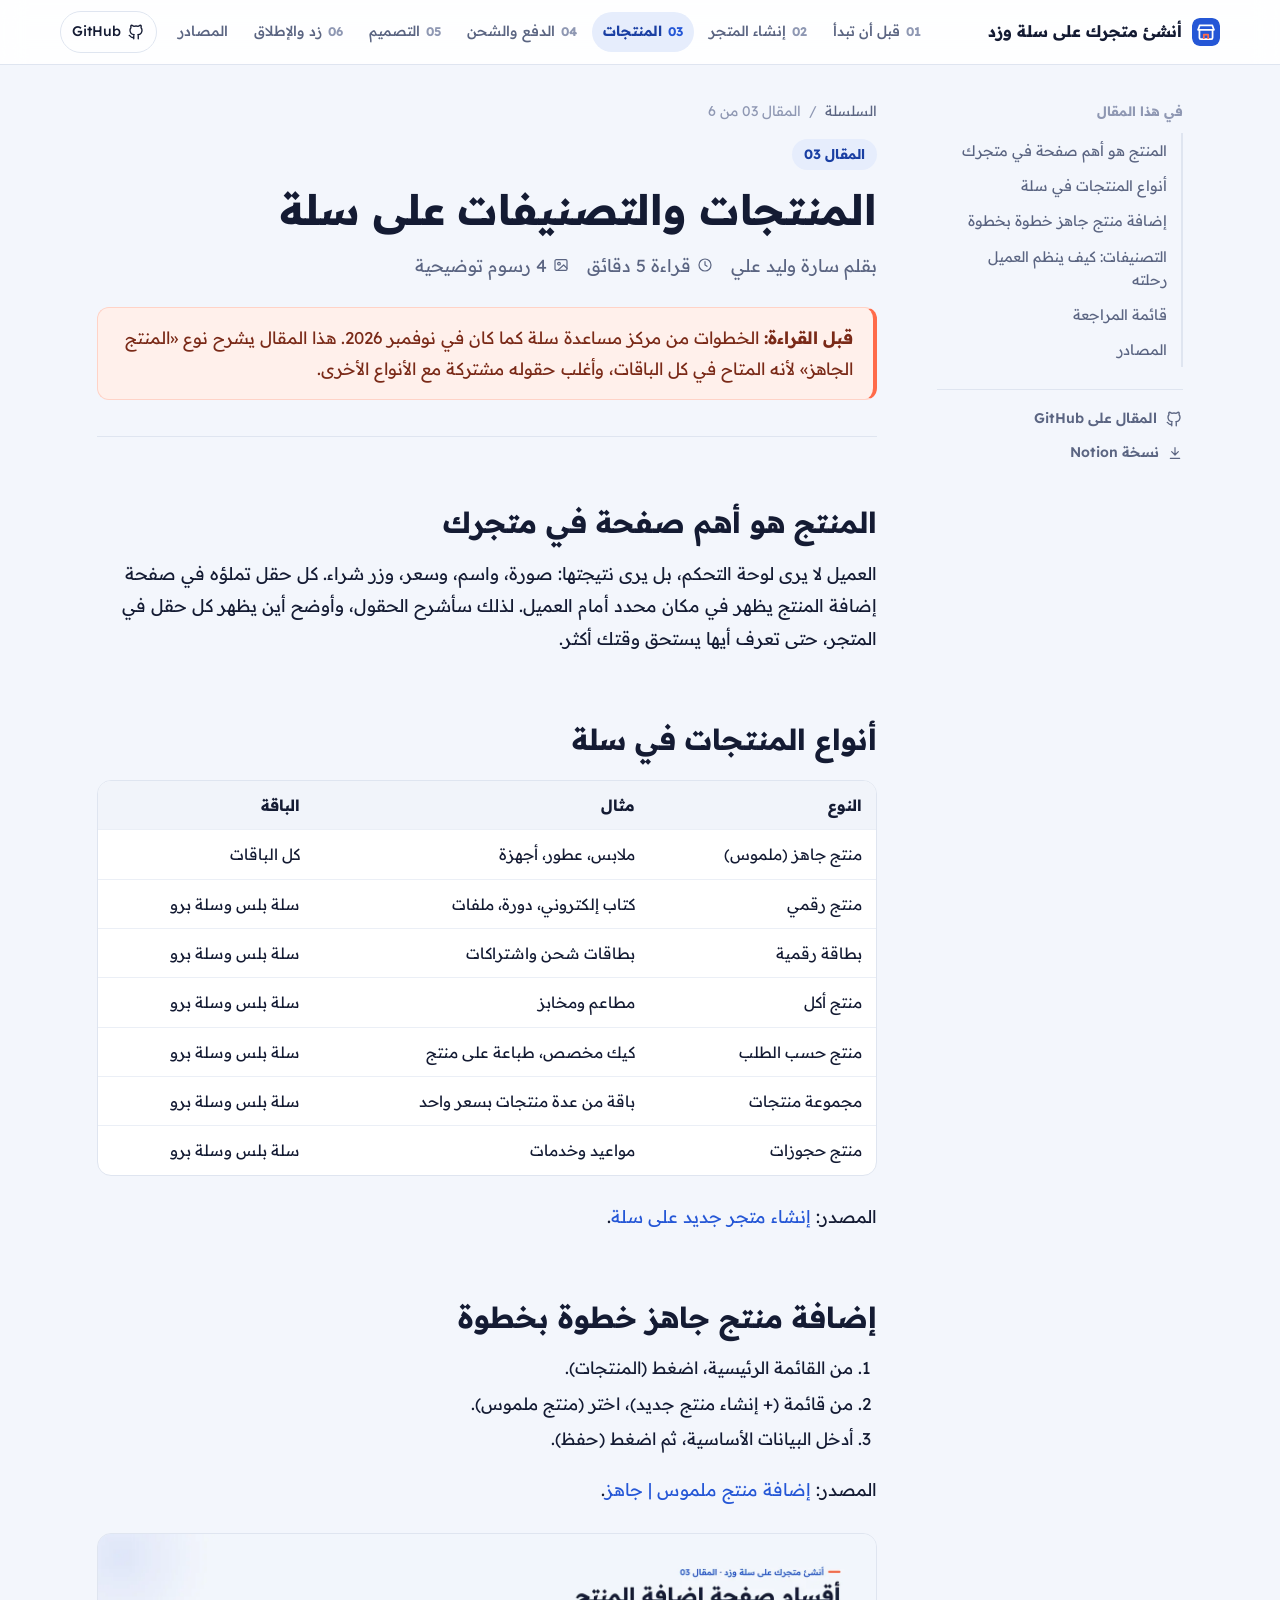
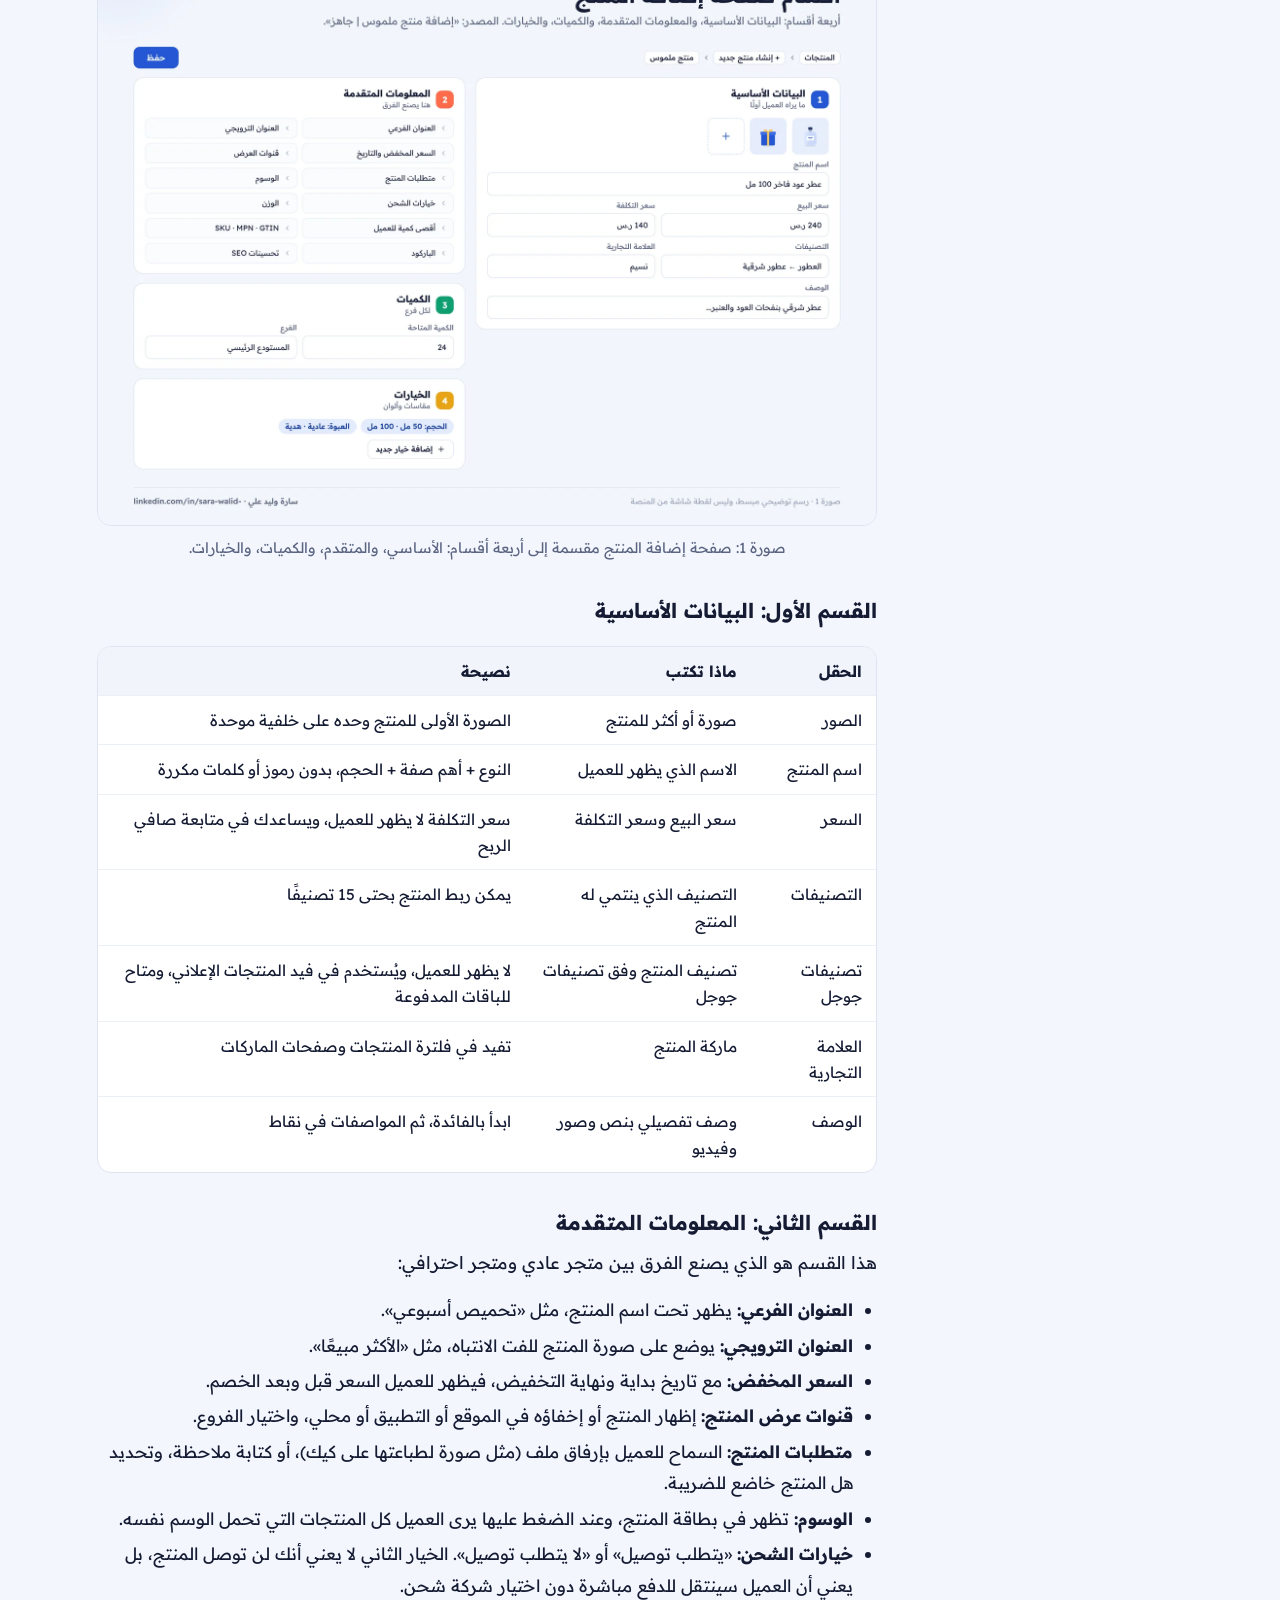
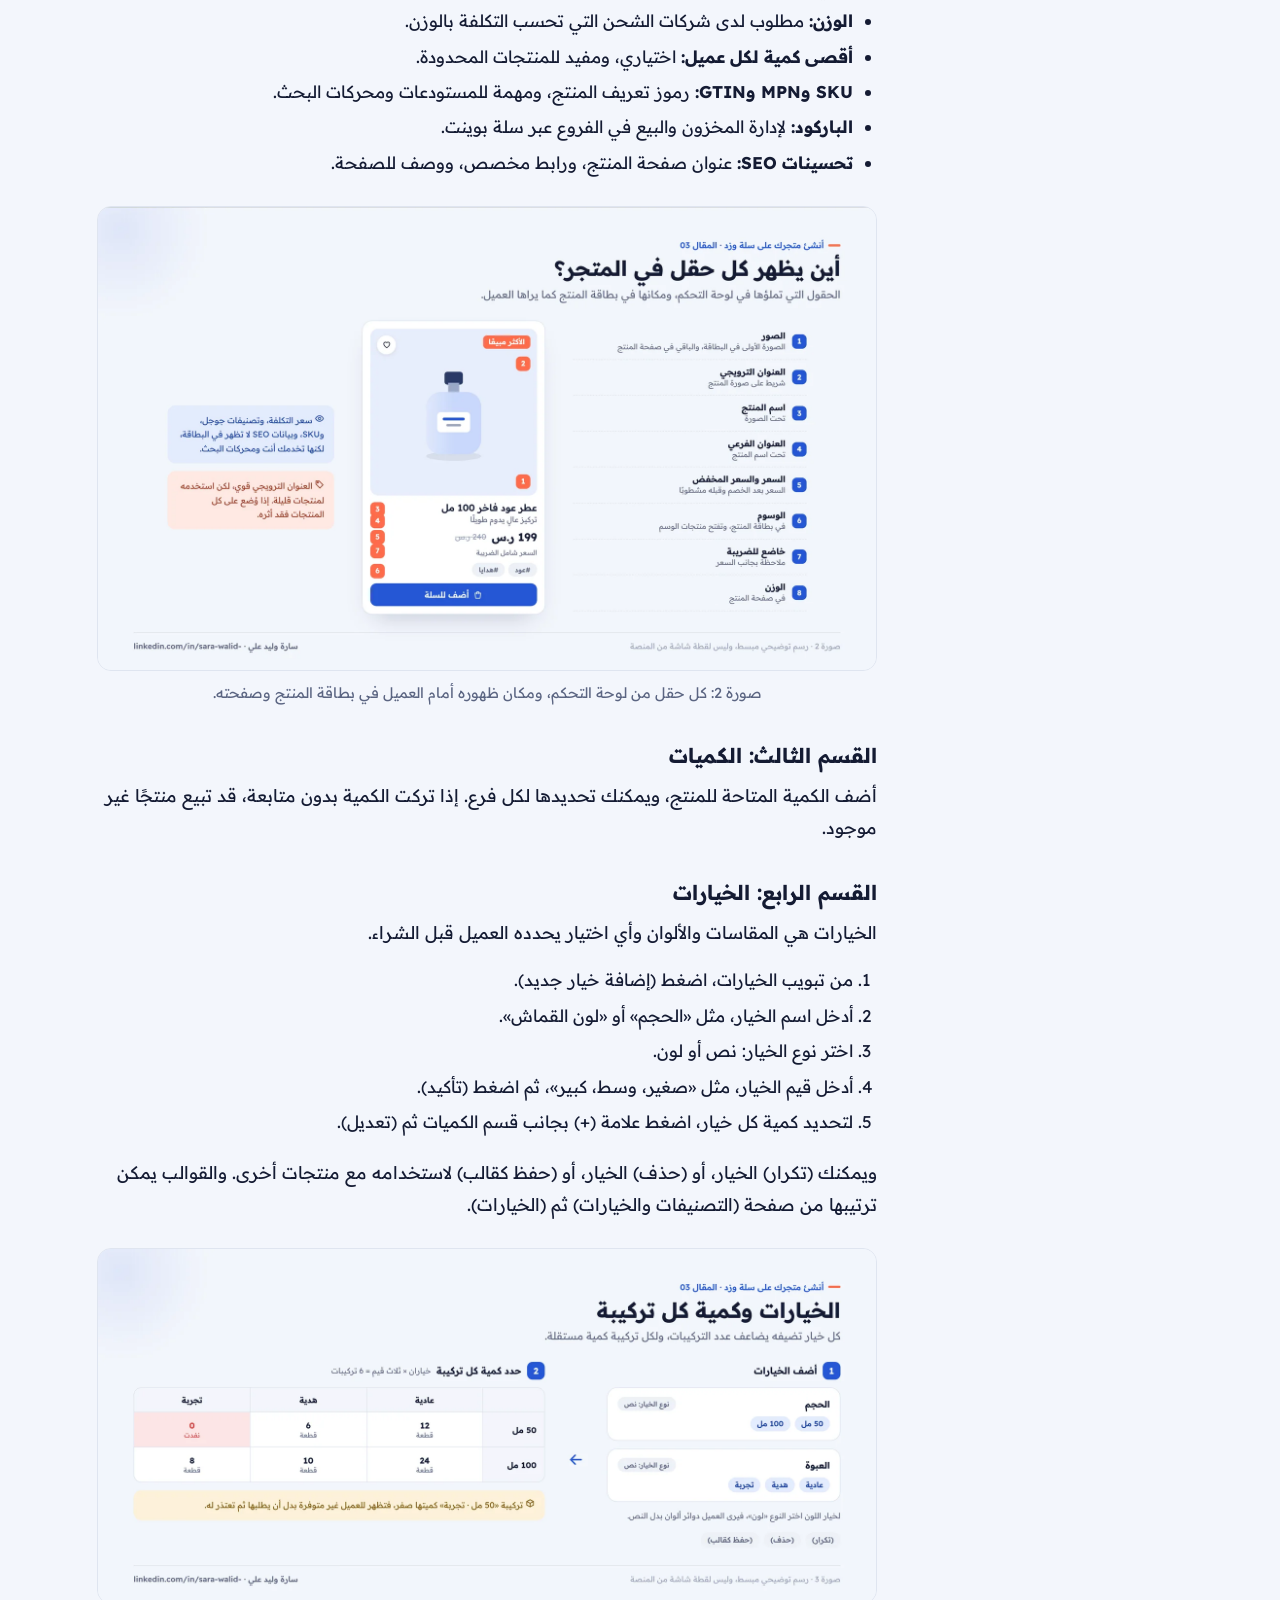
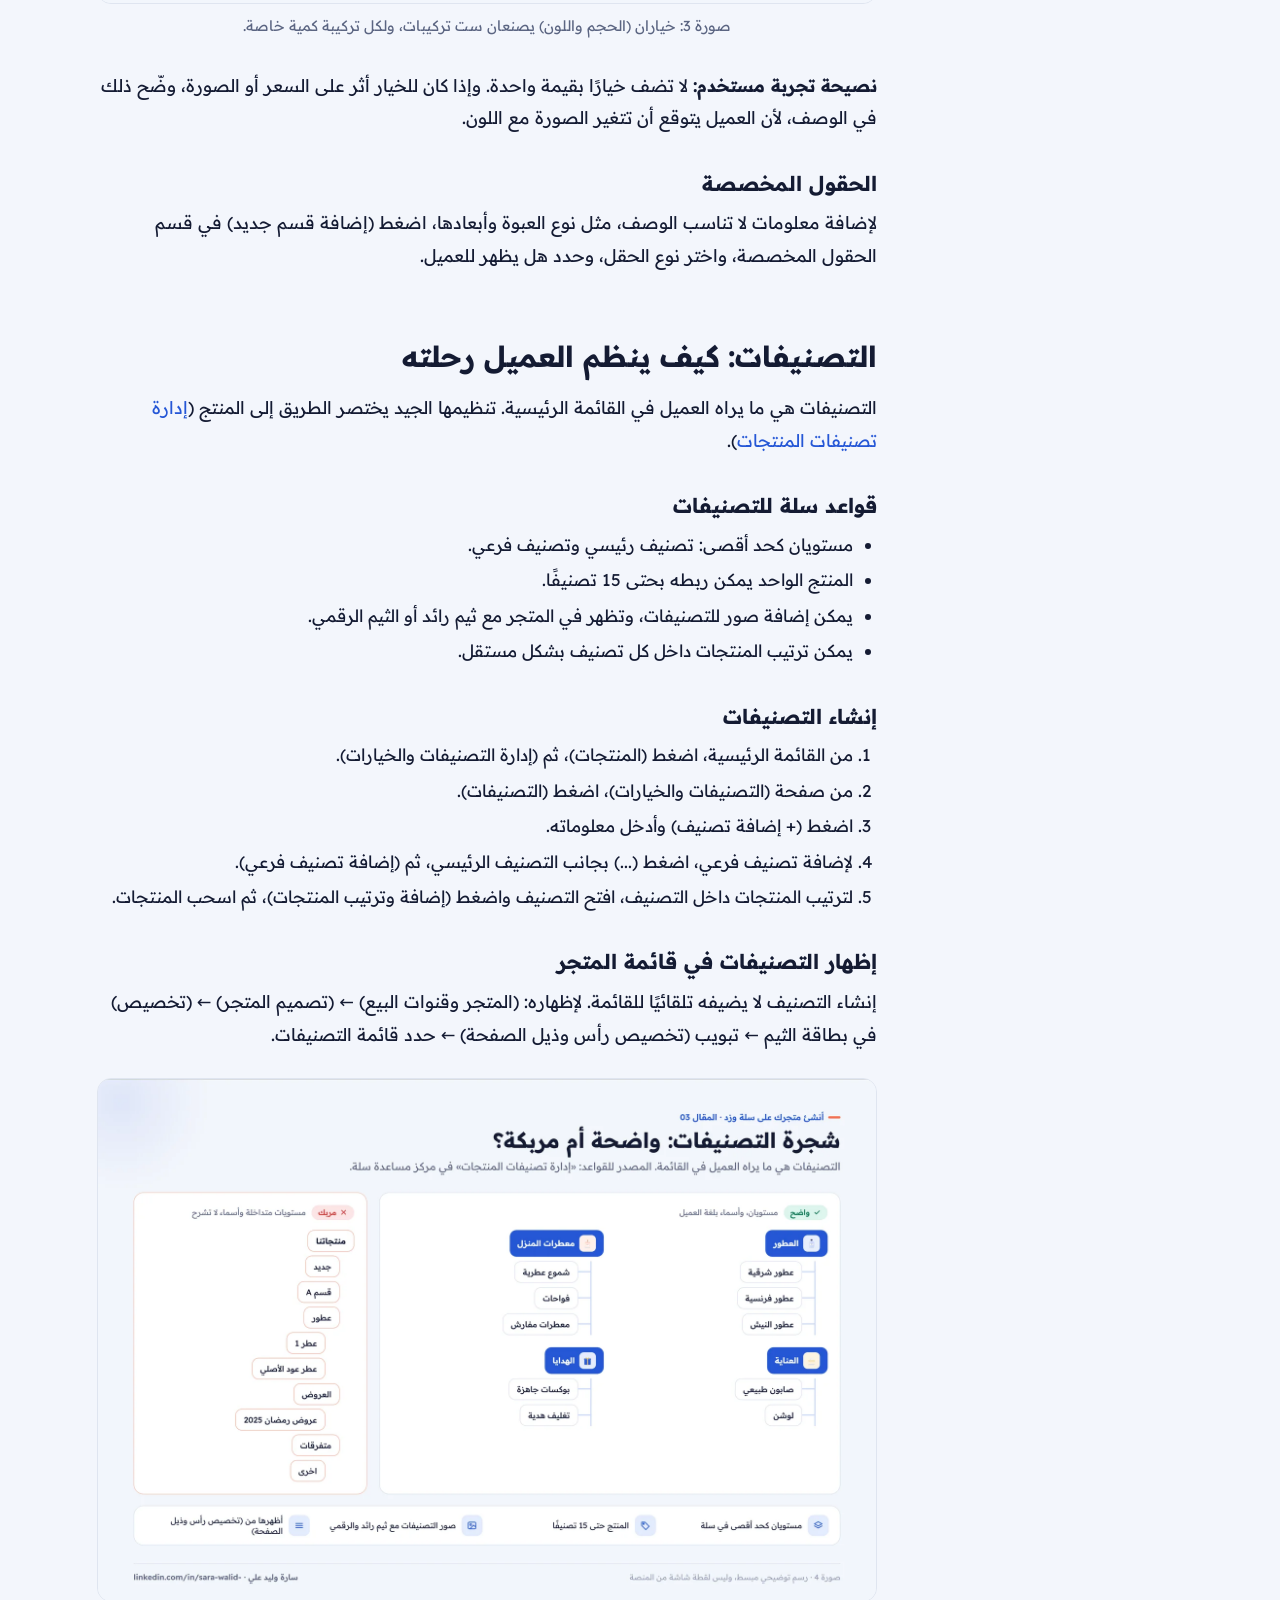
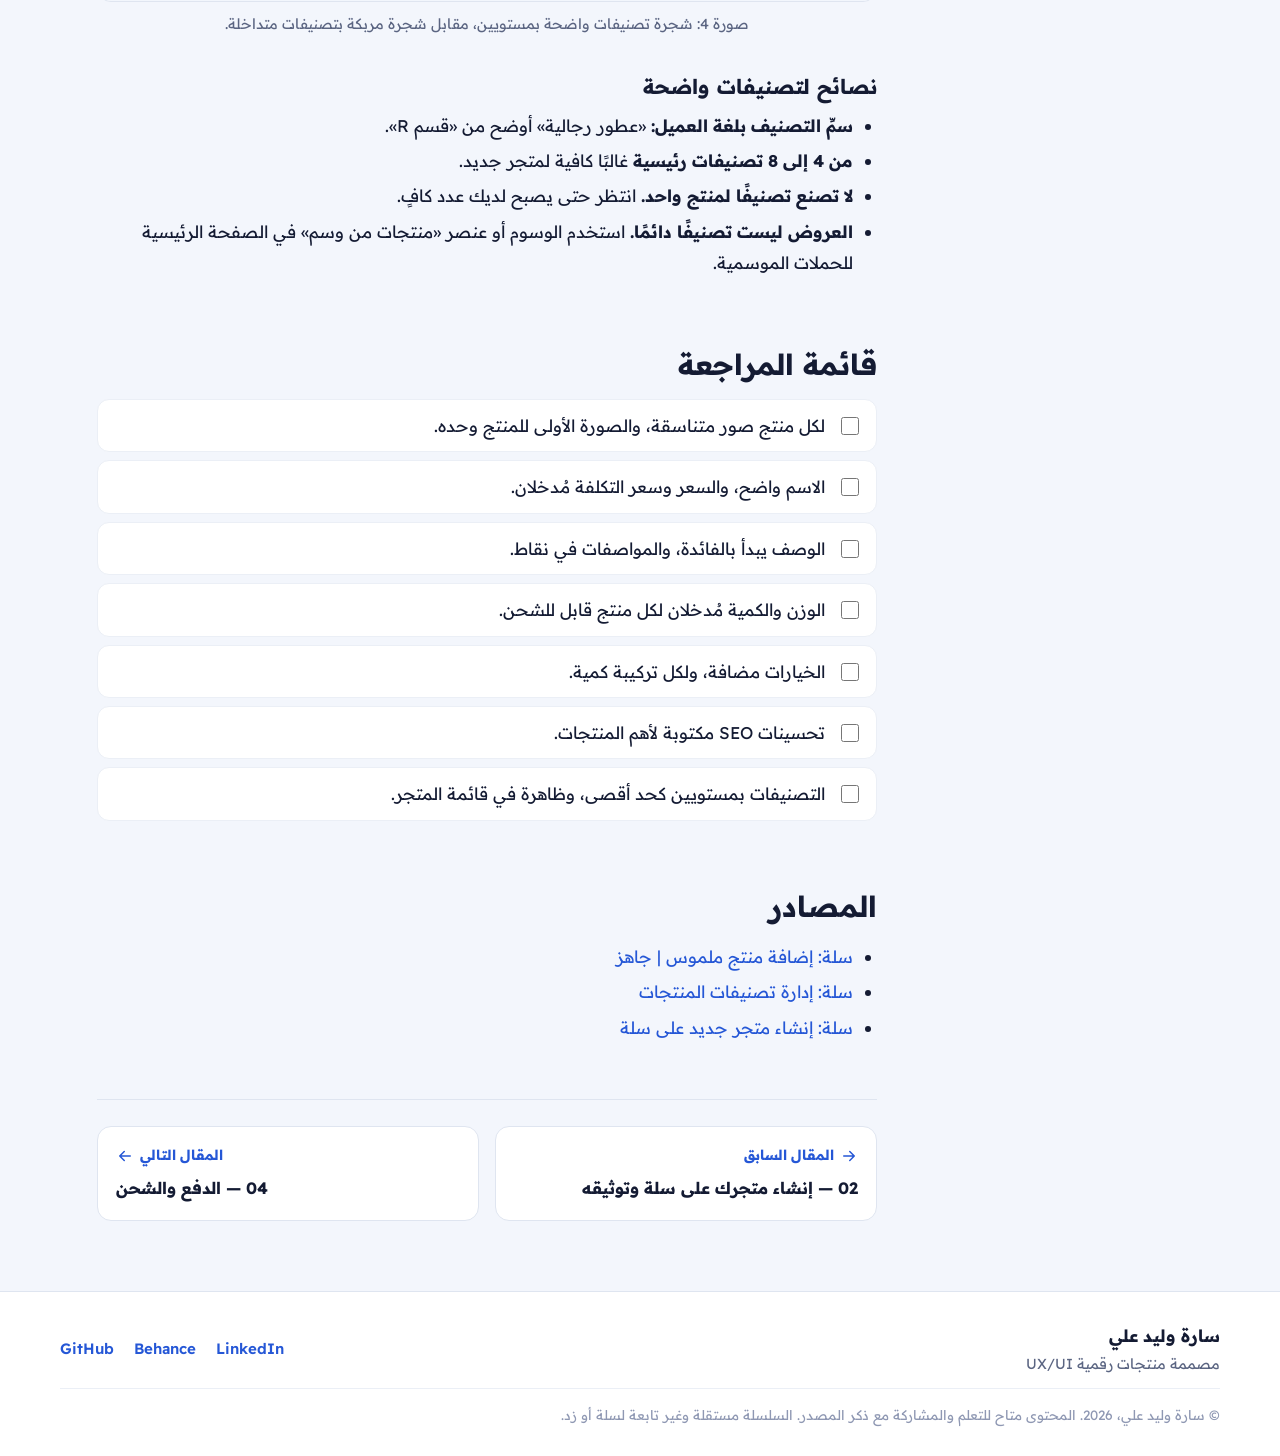
<file: docs/03-products.html>
<!doctype html>
<html lang="ar" dir="rtl">
<head>
<meta charset="utf-8">
<meta name="viewport" content="width=device-width, initial-scale=1">
<title>المنتجات والتصنيفات على سلة · أنشئ متجرك على سلة وزد خطوة بخطوة</title>
<meta name="description" content="حقول المنتج وأين تظهر للعميل، والخيارات وكمياتها، وشجرة التصنيفات">
<meta name="author" content="سارة وليد علي">
<link rel="canonical" href="https://sarawalidali.github.io/salla-zid-store-setup-guide/03-products.html">
<meta property="og:type" content="article">
<meta property="og:title" content="المنتجات والتصنيفات على سلة · أنشئ متجرك على سلة وزد خطوة بخطوة">
<meta property="og:description" content="حقول المنتج وأين تظهر للعميل، والخيارات وكمياتها، وشجرة التصنيفات">
<meta property="og:url" content="https://sarawalidali.github.io/salla-zid-store-setup-guide/03-products.html">
<meta property="og:image" content="https://sarawalidali.github.io/salla-zid-store-setup-guide/assets/og.png">
<meta property="og:locale" content="ar_AR">
<meta name="twitter:card" content="summary_large_image">
<meta name="theme-color" content="#0F1730">
<link rel="icon" href="assets/favicon.svg" type="image/svg+xml">
<link rel="preconnect" href="https://fonts.googleapis.com">
<link rel="preconnect" href="https://fonts.gstatic.com" crossorigin>
<link href="https://fonts.googleapis.com/css2?family=Readex+Pro:wght@400;500;600;700&display=swap" rel="stylesheet">
<link rel="stylesheet" href="assets/style.css">
</head>
<body>
<div class="progress" aria-hidden="true"><span></span></div>
<header class="topbar"><div class="wrap topbar-in">
  <a class="brand" href="index.html"><span class="brand-mark" aria-hidden="true"></span><span>أنشئ متجرك على سلة وزد</span></a>
  <button class="menu-btn" aria-label="القائمة" aria-expanded="false"><svg viewBox="0 0 24 24" width="22" height="22" fill="none" stroke="currentColor" stroke-width="2" stroke-linecap="round"><path d="M4 7h16M4 12h16M4 17h16"/></svg></button>
  <nav class="nav" aria-label="المقالات"><a href="01-before-you-start.html" class=""><b>01</b>قبل أن تبدأ</a><a href="02-create-salla-store.html" class=""><b>02</b>إنشاء المتجر</a><a href="03-products.html" class="on"><b>03</b>المنتجات</a><a href="04-payments-shipping.html" class=""><b>04</b>الدفع والشحن</a><a href="05-design-customization.html" class=""><b>05</b>التصميم</a><a href="06-zid-and-launch.html" class=""><b>06</b>زد والإطلاق</a><a href="sources.html" class="">المصادر</a><a class="gh" href="https://github.com/sarawalidali/salla-zid-store-setup-guide" target="_blank" rel="noopener" aria-label="الريبو على GitHub"><svg viewBox="0 0 24 24" width="18" height="18" fill="none" stroke="currentColor" stroke-width="1.8" stroke-linecap="round" stroke-linejoin="round"><path d="M9 19c-4 1.5-4-2-6-2.5M15 21v-3.5c0-1 .1-1.4-.5-2 2.8-.3 5.5-1.4 5.5-6a4.6 4.6 0 0 0-1.3-3.2 4.3 4.3 0 0 0-.1-3.2s-1.1-.3-3.5 1.3a12 12 0 0 0-6.2 0C6.5 2.8 5.4 3.1 5.4 3.1a4.3 4.3 0 0 0-.1 3.2A4.6 4.6 0 0 0 4 9.5c0 4.6 2.7 5.7 5.5 6-.6.6-.6 1.2-.5 2V21"/></svg><span>GitHub</span></a></nav>
</div></header>

<main class="wrap article-layout">
  <aside class="toc" aria-label="محتوى المقال"><div class="toc-title">في هذا المقال</div><ol><li><a href="#المنتج-هو-أهم-صفحة-في-متجرك">المنتج هو أهم صفحة في متجرك</a></li><li><a href="#أنواع-المنتجات-في-سلة">أنواع المنتجات في سلة</a></li><li><a href="#إضافة-منتج-جاهز-خطوة-بخطوة">إضافة منتج جاهز خطوة بخطوة</a></li><li><a href="#التصنيفات-كيف-ينظم-العميل-رحلته">التصنيفات: كيف ينظم العميل رحلته</a></li><li><a href="#قائمة-المراجعة">قائمة المراجعة</a></li><li><a href="#المصادر">المصادر</a></li></ol>
    <div class="toc-extra"><a href="https://github.com/sarawalidali/salla-zid-store-setup-guide/tree/main/articles/03-products" target="_blank" rel="noopener"><svg viewBox="0 0 24 24" width="18" height="18" fill="none" stroke="currentColor" stroke-width="1.8" stroke-linecap="round" stroke-linejoin="round"><path d="M9 19c-4 1.5-4-2-6-2.5M15 21v-3.5c0-1 .1-1.4-.5-2 2.8-.3 5.5-1.4 5.5-6a4.6 4.6 0 0 0-1.3-3.2 4.3 4.3 0 0 0-.1-3.2s-1.1-.3-3.5 1.3a12 12 0 0 0-6.2 0C6.5 2.8 5.4 3.1 5.4 3.1a4.3 4.3 0 0 0-.1 3.2A4.6 4.6 0 0 0 4 9.5c0 4.6 2.7 5.7 5.5 6-.6.6-.6 1.2-.5 2V21"/></svg> المقال على GitHub</a><a href="https://github.com/sarawalidali/salla-zid-store-setup-guide/raw/main/notion/03-products.zip"><svg viewBox="0 0 24 24" width="16" height="16" fill="none" stroke="currentColor" stroke-width="1.8" stroke-linecap="round" stroke-linejoin="round"><path d="M12 4v11M7 10l5 5 5-5M5 20h14"/></svg> نسخة Notion</a></div></aside>
  <article class="prose">
    <nav class="crumbs"><a href="index.html">السلسلة</a><span>/</span><span>المقال 03 من 6</span></nav>
    <header class="article-head"><span class="kicker">المقال 03</span><h1>المنتجات والتصنيفات على سلة</h1>
      <p class="meta"><span>بقلم سارة وليد علي</span><span><svg viewBox="0 0 24 24" width="16" height="16" fill="none" stroke="currentColor" stroke-width="1.8" stroke-linecap="round"><circle cx="12" cy="12" r="9"/><path d="M12 7v5l3 2"/></svg> قراءة 5 دقائق</span><span><svg viewBox="0 0 24 24" width="16" height="16" fill="none" stroke="currentColor" stroke-width="1.8" stroke-linecap="round" stroke-linejoin="round"><rect x="3" y="4" width="18" height="16" rx="2"/><circle cx="9" cy="10" r="2"/><path d="M21 17l-5-5-9 8"/></svg> 4 رسوم توضيحية</span></p></header>
    <details class="toc-mobile"><summary>في هذا المقال</summary><ol><li><a href="#المنتج-هو-أهم-صفحة-في-متجرك">المنتج هو أهم صفحة في متجرك</a></li><li><a href="#أنواع-المنتجات-في-سلة">أنواع المنتجات في سلة</a></li><li><a href="#إضافة-منتج-جاهز-خطوة-بخطوة">إضافة منتج جاهز خطوة بخطوة</a></li><li><a href="#التصنيفات-كيف-ينظم-العميل-رحلته">التصنيفات: كيف ينظم العميل رحلته</a></li><li><a href="#قائمة-المراجعة">قائمة المراجعة</a></li><li><a href="#المصادر">المصادر</a></li></ol></details>
    <blockquote>
<p><strong>قبل القراءة:</strong> الخطوات من مركز مساعدة سلة كما كان في نوفمبر 2026. هذا المقال يشرح نوع «المنتج الجاهز» لأنه المتاح في كل الباقات، وأغلب حقوله مشتركة مع الأنواع الأخرى.</p>
</blockquote>
<hr />
<h2 id="المنتج-هو-أهم-صفحة-في-متجرك">المنتج هو أهم صفحة في متجرك</h2>
<p>العميل لا يرى لوحة التحكم، بل يرى نتيجتها: صورة، واسم، وسعر، وزر شراء. كل حقل تملؤه في صفحة إضافة المنتج يظهر في مكان محدد أمام العميل. لذلك سأشرح الحقول، وأوضح أين يظهر كل حقل في المتجر، حتى تعرف أيها يستحق وقتك أكثر.</p>
<h2 id="أنواع-المنتجات-في-سلة">أنواع المنتجات في سلة</h2>
<div class="table-wrap"><table>
<thead>
<tr>
<th>النوع</th>
<th>مثال</th>
<th>الباقة</th>
</tr>
</thead>
<tbody>
<tr>
<td>منتج جاهز (ملموس)</td>
<td>ملابس، عطور، أجهزة</td>
<td>كل الباقات</td>
</tr>
<tr>
<td>منتج رقمي</td>
<td>كتاب إلكتروني، دورة، ملفات</td>
<td>سلة بلس وسلة برو</td>
</tr>
<tr>
<td>بطاقة رقمية</td>
<td>بطاقات شحن واشتراكات</td>
<td>سلة بلس وسلة برو</td>
</tr>
<tr>
<td>منتج أكل</td>
<td>مطاعم ومخابز</td>
<td>سلة بلس وسلة برو</td>
</tr>
<tr>
<td>منتج حسب الطلب</td>
<td>كيك مخصص، طباعة على منتج</td>
<td>سلة بلس وسلة برو</td>
</tr>
<tr>
<td>مجموعة منتجات</td>
<td>باقة من عدة منتجات بسعر واحد</td>
<td>سلة بلس وسلة برو</td>
</tr>
<tr>
<td>منتج حجوزات</td>
<td>مواعيد وخدمات</td>
<td>سلة بلس وسلة برو</td>
</tr>
</tbody>
</table></div>
<p>المصدر: <a href="https://help.salla.sa/article/create-new-store-on-salla/uqwvq1ztbcbj7ldi0xwbee7h" target="_blank" rel="noopener">إنشاء متجر جديد على سلة</a>.</p>
<h2 id="إضافة-منتج-جاهز-خطوة-بخطوة">إضافة منتج جاهز خطوة بخطوة</h2>
<ol>
<li>من القائمة الرئيسية، اضغط (المنتجات).</li>
<li>من قائمة (+ إنشاء منتج جديد)، اختر (منتج ملموس).</li>
<li>أدخل البيانات الأساسية، ثم اضغط (حفظ).</li>
</ol>
<p>المصدر: <a href="https://help.salla.sa/article/add-a-physical-product-ready-product-1/j26383gile80wtexu77744u9" target="_blank" rel="noopener">إضافة منتج ملموس | جاهز</a>.</p>
<figure><a class="zoom" href="assets/03-products/01-product-form.webp"><img src="assets/03-products/01-product-form.webp" alt="أقسام صفحة إضافة المنتج" loading="lazy" decoding="async"></a><figcaption>صورة 1: صفحة إضافة المنتج مقسمة إلى أربعة أقسام: الأساسي، والمتقدم، والكميات، والخيارات.</figcaption></figure>
<h3 id="القسم-الأول-البيانات-الأساسية">القسم الأول: البيانات الأساسية</h3>
<div class="table-wrap"><table>
<thead>
<tr>
<th>الحقل</th>
<th>ماذا تكتب</th>
<th>نصيحة</th>
</tr>
</thead>
<tbody>
<tr>
<td>الصور</td>
<td>صورة أو أكثر للمنتج</td>
<td>الصورة الأولى للمنتج وحده على خلفية موحدة</td>
</tr>
<tr>
<td>اسم المنتج</td>
<td>الاسم الذي يظهر للعميل</td>
<td>النوع + أهم صفة + الحجم، بدون رموز أو كلمات مكررة</td>
</tr>
<tr>
<td>السعر</td>
<td>سعر البيع وسعر التكلفة</td>
<td>سعر التكلفة لا يظهر للعميل، ويساعدك في متابعة صافي الربح</td>
</tr>
<tr>
<td>التصنيفات</td>
<td>التصنيف الذي ينتمي له المنتج</td>
<td>يمكن ربط المنتج بحتى 15 تصنيفًا</td>
</tr>
<tr>
<td>تصنيفات جوجل</td>
<td>تصنيف المنتج وفق تصنيفات جوجل</td>
<td>لا يظهر للعميل، ويُستخدم في فيد المنتجات الإعلاني، ومتاح للباقات المدفوعة</td>
</tr>
<tr>
<td>العلامة التجارية</td>
<td>ماركة المنتج</td>
<td>تفيد في فلترة المنتجات وصفحات الماركات</td>
</tr>
<tr>
<td>الوصف</td>
<td>وصف تفصيلي بنص وصور وفيديو</td>
<td>ابدأ بالفائدة، ثم المواصفات في نقاط</td>
</tr>
</tbody>
</table></div>
<h3 id="القسم-الثاني-المعلومات-المتقدمة">القسم الثاني: المعلومات المتقدمة</h3>
<p>هذا القسم هو الذي يصنع الفرق بين متجر عادي ومتجر احترافي:</p>
<ul>
<li><strong>العنوان الفرعي:</strong> يظهر تحت اسم المنتج، مثل «تحميص أسبوعي».</li>
<li><strong>العنوان الترويجي:</strong> يوضع على صورة المنتج للفت الانتباه، مثل «الأكثر مبيعًا».</li>
<li><strong>السعر المخفض:</strong> مع تاريخ بداية ونهاية التخفيض، فيظهر للعميل السعر قبل وبعد الخصم.</li>
<li><strong>قنوات عرض المنتج:</strong> إظهار المنتج أو إخفاؤه في الموقع أو التطبيق أو محلي، واختيار الفروع.</li>
<li><strong>متطلبات المنتج:</strong> السماح للعميل بإرفاق ملف (مثل صورة لطباعتها على كيك)، أو كتابة ملاحظة، وتحديد هل المنتج خاضع للضريبة.</li>
<li><strong>الوسوم:</strong> تظهر في بطاقة المنتج، وعند الضغط عليها يرى العميل كل المنتجات التي تحمل الوسم نفسه.</li>
<li><strong>خيارات الشحن:</strong> «يتطلب توصيل» أو «لا يتطلب توصيل». الخيار الثاني لا يعني أنك لن توصل المنتج، بل يعني أن العميل سينتقل للدفع مباشرة دون اختيار شركة شحن.</li>
<li><strong>الوزن:</strong> مطلوب لدى شركات الشحن التي تحسب التكلفة بالوزن.</li>
<li><strong>أقصى كمية لكل عميل:</strong> اختياري، ومفيد للمنتجات المحدودة.</li>
<li><strong>SKU وMPN وGTIN:</strong> رموز تعريف المنتج، ومهمة للمستودعات ومحركات البحث.</li>
<li><strong>الباركود:</strong> لإدارة المخزون والبيع في الفروع عبر سلة بوينت.</li>
<li><strong>تحسينات SEO:</strong> عنوان صفحة المنتج، ورابط مخصص، ووصف للصفحة.</li>
</ul>
<figure><a class="zoom" href="assets/03-products/02-field-to-storefront.webp"><img src="assets/03-products/02-field-to-storefront.webp" alt="أين يظهر كل حقل في المتجر" loading="lazy" decoding="async"></a><figcaption>صورة 2: كل حقل من لوحة التحكم، ومكان ظهوره أمام العميل في بطاقة المنتج وصفحته.</figcaption></figure>
<h3 id="القسم-الثالث-الكميات">القسم الثالث: الكميات</h3>
<p>أضف الكمية المتاحة للمنتج، ويمكنك تحديدها لكل فرع. إذا تركت الكمية بدون متابعة، قد تبيع منتجًا غير موجود.</p>
<h3 id="القسم-الرابع-الخيارات">القسم الرابع: الخيارات</h3>
<p>الخيارات هي المقاسات والألوان وأي اختيار يحدده العميل قبل الشراء.</p>
<ol>
<li>من تبويب الخيارات، اضغط (إضافة خيار جديد).</li>
<li>أدخل اسم الخيار، مثل «الحجم» أو «لون القماش».</li>
<li>اختر نوع الخيار: نص أو لون.</li>
<li>أدخل قيم الخيار، مثل «صغير، وسط، كبير»، ثم اضغط (تأكيد).</li>
<li>لتحديد كمية كل خيار، اضغط علامة (+) بجانب قسم الكميات ثم (تعديل).</li>
</ol>
<p>ويمكنك (تكرار) الخيار، أو (حذف) الخيار، أو (حفظ كقالب) لاستخدامه مع منتجات أخرى. والقوالب يمكن ترتيبها من صفحة (التصنيفات والخيارات) ثم (الخيارات).</p>
<figure><a class="zoom" href="assets/03-products/03-options-matrix.webp"><img src="assets/03-products/03-options-matrix.webp" alt="الخيارات والمتغيرات وكمية كل تركيبة" loading="lazy" decoding="async"></a><figcaption>صورة 3: خياران (الحجم واللون) يصنعان ست تركيبات، ولكل تركيبة كمية خاصة.</figcaption></figure>
<p><strong>نصيحة تجربة مستخدم:</strong> لا تضف خيارًا بقيمة واحدة. وإذا كان للخيار أثر على السعر أو الصورة، وضّح ذلك في الوصف، لأن العميل يتوقع أن تتغير الصورة مع اللون.</p>
<h3 id="الحقول-المخصصة">الحقول المخصصة</h3>
<p>لإضافة معلومات لا تناسب الوصف، مثل نوع العبوة وأبعادها، اضغط (إضافة قسم جديد) في قسم الحقول المخصصة، واختر نوع الحقل، وحدد هل يظهر للعميل.</p>
<h2 id="التصنيفات-كيف-ينظم-العميل-رحلته">التصنيفات: كيف ينظم العميل رحلته</h2>
<p>التصنيفات هي ما يراه العميل في القائمة الرئيسية. تنظيمها الجيد يختصر الطريق إلى المنتج (<a href="https://help.salla.sa/article/%D8%A5%D8%AF%D8%A7%D8%B1%D8%A9-%D8%AA%D8%B5%D9%86%D9%8A%D9%81%D8%A7%D8%AA-%D8%A7%D9%84%D9%85%D9%86%D8%AA%D8%AC%D8%A7%D8%AA/ghxuwuy7ivin8wyath9w22ch" target="_blank" rel="noopener">إدارة تصنيفات المنتجات</a>).</p>
<h3 id="قواعد-سلة-للتصنيفات">قواعد سلة للتصنيفات</h3>
<ul>
<li>مستويان كحد أقصى: تصنيف رئيسي وتصنيف فرعي.</li>
<li>المنتج الواحد يمكن ربطه بحتى 15 تصنيفًا.</li>
<li>يمكن إضافة صور للتصنيفات، وتظهر في المتجر مع ثيم رائد أو الثيم الرقمي.</li>
<li>يمكن ترتيب المنتجات داخل كل تصنيف بشكل مستقل.</li>
</ul>
<h3 id="إنشاء-التصنيفات">إنشاء التصنيفات</h3>
<ol>
<li>من القائمة الرئيسية، اضغط (المنتجات)، ثم (إدارة التصنيفات والخيارات).</li>
<li>من صفحة (التصنيفات والخيارات)، اضغط (التصنيفات).</li>
<li>اضغط (+ إضافة تصنيف) وأدخل معلوماته.</li>
<li>لإضافة تصنيف فرعي، اضغط (...) بجانب التصنيف الرئيسي، ثم (إضافة تصنيف فرعي).</li>
<li>لترتيب المنتجات داخل التصنيف، افتح التصنيف واضغط (إضافة وترتيب المنتجات)، ثم اسحب المنتجات.</li>
</ol>
<h3 id="إظهار-التصنيفات-في-قائمة-المتجر">إظهار التصنيفات في قائمة المتجر</h3>
<p>إنشاء التصنيف لا يضيفه تلقائيًا للقائمة. لإظهاره: (المتجر وقنوات البيع) ← (تصميم المتجر) ← (تخصيص) في بطاقة الثيم ← تبويب (تخصيص رأس وذيل الصفحة) ← حدد قائمة التصنيفات.</p>
<figure><a class="zoom" href="assets/03-products/04-category-tree.webp"><img src="assets/03-products/04-category-tree.webp" alt="شجرة تصنيفات جيدة مقابل شجرة مربكة" loading="lazy" decoding="async"></a><figcaption>صورة 4: شجرة تصنيفات واضحة بمستويين، مقابل شجرة مربكة بتصنيفات متداخلة.</figcaption></figure>
<h3 id="نصائح-لتصنيفات-واضحة">نصائح لتصنيفات واضحة</h3>
<ul>
<li><strong>سمِّ التصنيف بلغة العميل:</strong> «عطور رجالية» أوضح من «قسم R».</li>
<li><strong>من 4 إلى 8 تصنيفات رئيسية</strong> غالبًا كافية لمتجر جديد.</li>
<li><strong>لا تصنع تصنيفًا لمنتج واحد.</strong> انتظر حتى يصبح لديك عدد كافٍ.</li>
<li><strong>العروض ليست تصنيفًا دائمًا.</strong> استخدم الوسوم أو عنصر «منتجات من وسم» في الصفحة الرئيسية للحملات الموسمية.</li>
</ul>
<h2 id="قائمة-المراجعة">قائمة المراجعة</h2>
<ul class="checklist">
<li class="task"><label><input type="checkbox"><span>لكل منتج صور متناسقة، والصورة الأولى للمنتج وحده.</span></label></li>
<li class="task"><label><input type="checkbox"><span>الاسم واضح، والسعر وسعر التكلفة مُدخلان.</span></label></li>
<li class="task"><label><input type="checkbox"><span>الوصف يبدأ بالفائدة، والمواصفات في نقاط.</span></label></li>
<li class="task"><label><input type="checkbox"><span>الوزن والكمية مُدخلان لكل منتج قابل للشحن.</span></label></li>
<li class="task"><label><input type="checkbox"><span>الخيارات مضافة، ولكل تركيبة كمية.</span></label></li>
<li class="task"><label><input type="checkbox"><span>تحسينات SEO مكتوبة لأهم المنتجات.</span></label></li>
<li class="task"><label><input type="checkbox"><span>التصنيفات بمستويين كحد أقصى، وظاهرة في قائمة المتجر.</span></label></li>
</ul>
<h2 id="المصادر">المصادر</h2>
<ul>
<li><a href="https://help.salla.sa/article/add-a-physical-product-ready-product-1/j26383gile80wtexu77744u9" target="_blank" rel="noopener">سلة: إضافة منتج ملموس | جاهز</a></li>
<li><a href="https://help.salla.sa/article/%D8%A5%D8%AF%D8%A7%D8%B1%D8%A9-%D8%AA%D8%B5%D9%86%D9%8A%D9%81%D8%A7%D8%AA-%D8%A7%D9%84%D9%85%D9%86%D8%AA%D8%AC%D8%A7%D8%AA/ghxuwuy7ivin8wyath9w22ch" target="_blank" rel="noopener">سلة: إدارة تصنيفات المنتجات</a></li>
<li><a href="https://help.salla.sa/article/create-new-store-on-salla/uqwvq1ztbcbj7ldi0xwbee7h" target="_blank" rel="noopener">سلة: إنشاء متجر جديد على سلة</a></li>
</ul>
    <nav class="pager" aria-label="التنقل بين المقالات"><a class="pg prev" href="02-create-salla-store.html"><span class="pg-dir"><svg viewBox="0 0 24 24" width="18" height="18" fill="none" stroke="currentColor" stroke-width="2" stroke-linecap="round" stroke-linejoin="round"><path d="M5 12h14M13 6l6 6-6 6"/></svg> المقال السابق</span><span class="pg-title">02 — إنشاء متجرك على سلة وتوثيقه</span></a><a class="pg next" href="04-payments-shipping.html"><span class="pg-dir">المقال التالي <svg viewBox="0 0 24 24" width="18" height="18" fill="none" stroke="currentColor" stroke-width="2" stroke-linecap="round" stroke-linejoin="round"><path d="M19 12H5M11 6l-6 6 6 6"/></svg></span><span class="pg-title">04 — الدفع والشحن</span></a></nav>
  </article>
</main>
<footer class="site-foot"><div class="wrap foot-in">
  <div><div class="foot-name">سارة وليد علي</div><div class="foot-role">مصممة منتجات رقمية UX/UI</div></div>
  <nav class="foot-links"><a href="https://www.linkedin.com/in/sara-walid-/" target="_blank" rel="noopener">LinkedIn</a><a href="https://www.behance.net/sarawalid2000" target="_blank" rel="noopener">Behance</a><a href="https://github.com/sarawalidali/salla-zid-store-setup-guide" target="_blank" rel="noopener">GitHub</a></nav>
  <div class="foot-copy">© سارة وليد علي، 2026. المحتوى متاح للتعلم والمشاركة مع ذكر المصدر. السلسلة مستقلة وغير تابعة لسلة أو زد.</div>
</div></footer>
<div class="lightbox" hidden><button class="lb-close" aria-label="إغلاق">×</button><img alt=""></div>
<script src="assets/site.js"></script>
</body>
</html>
</file>
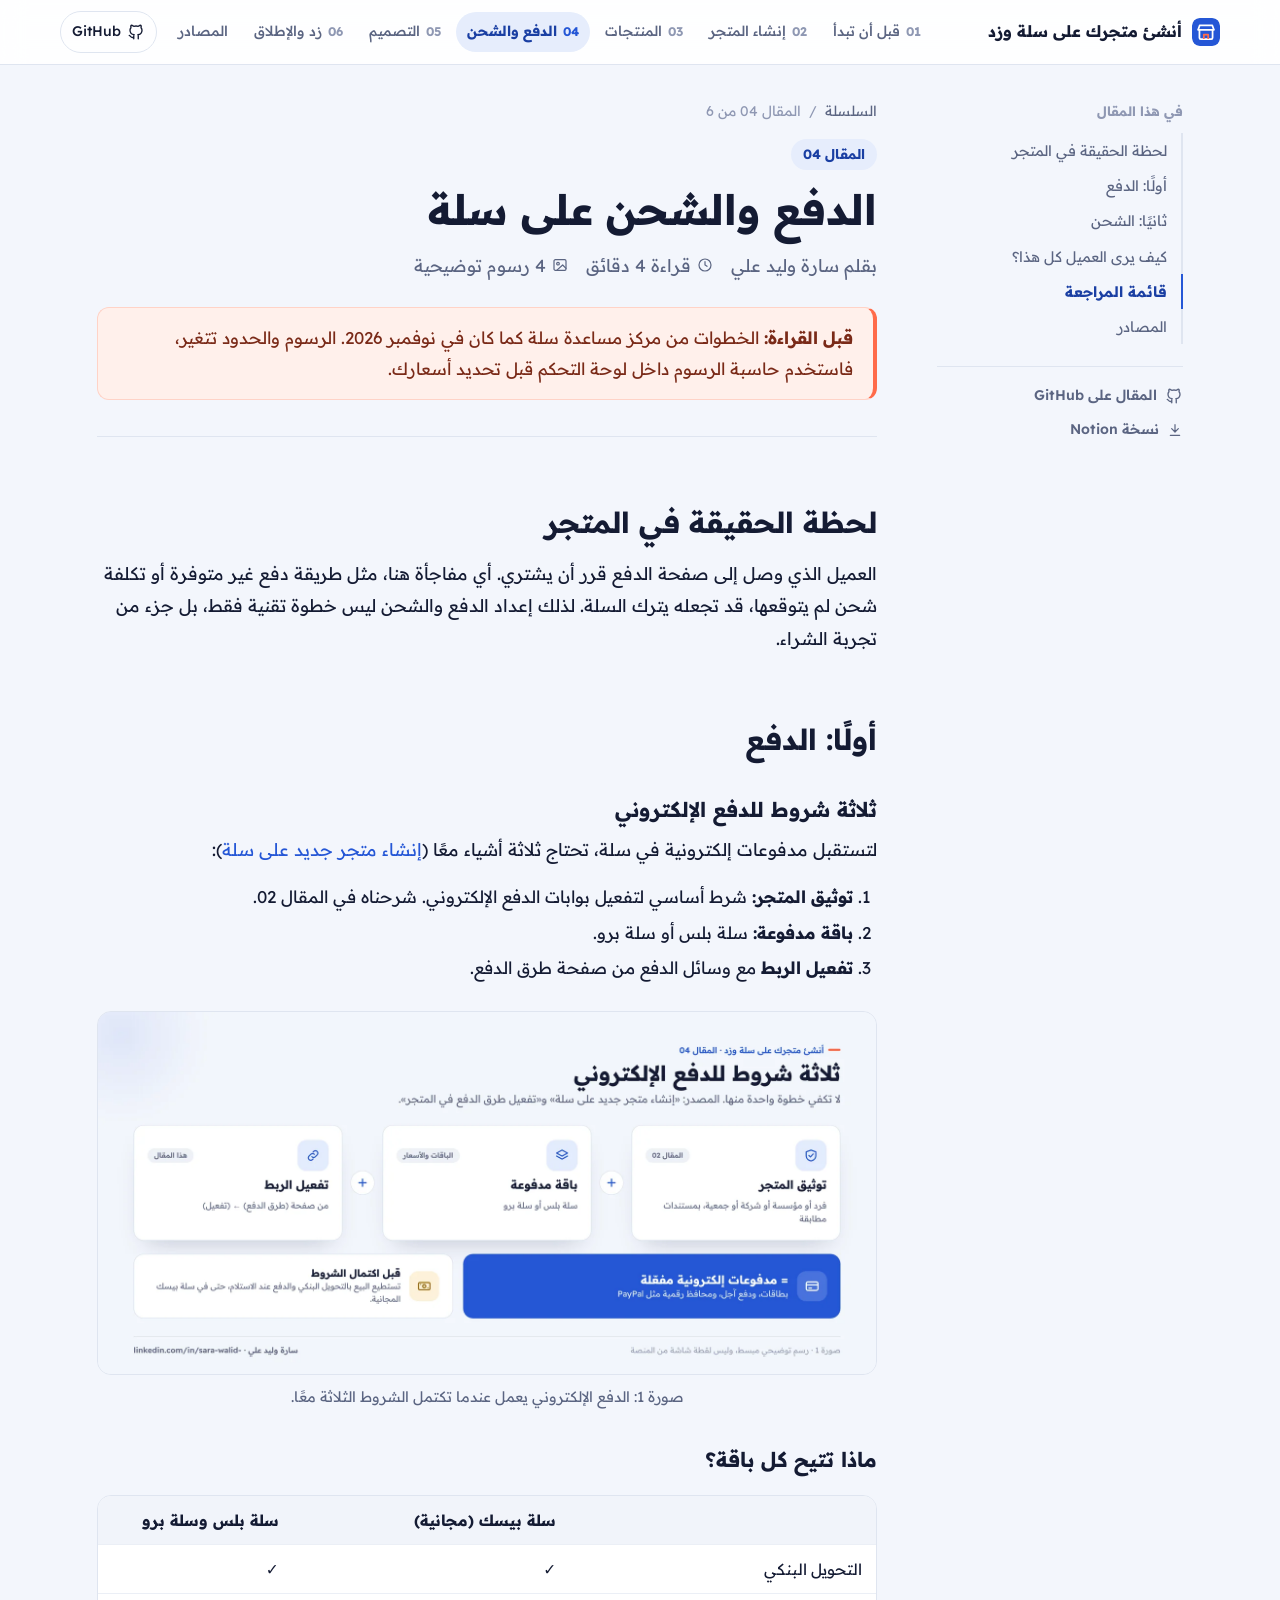
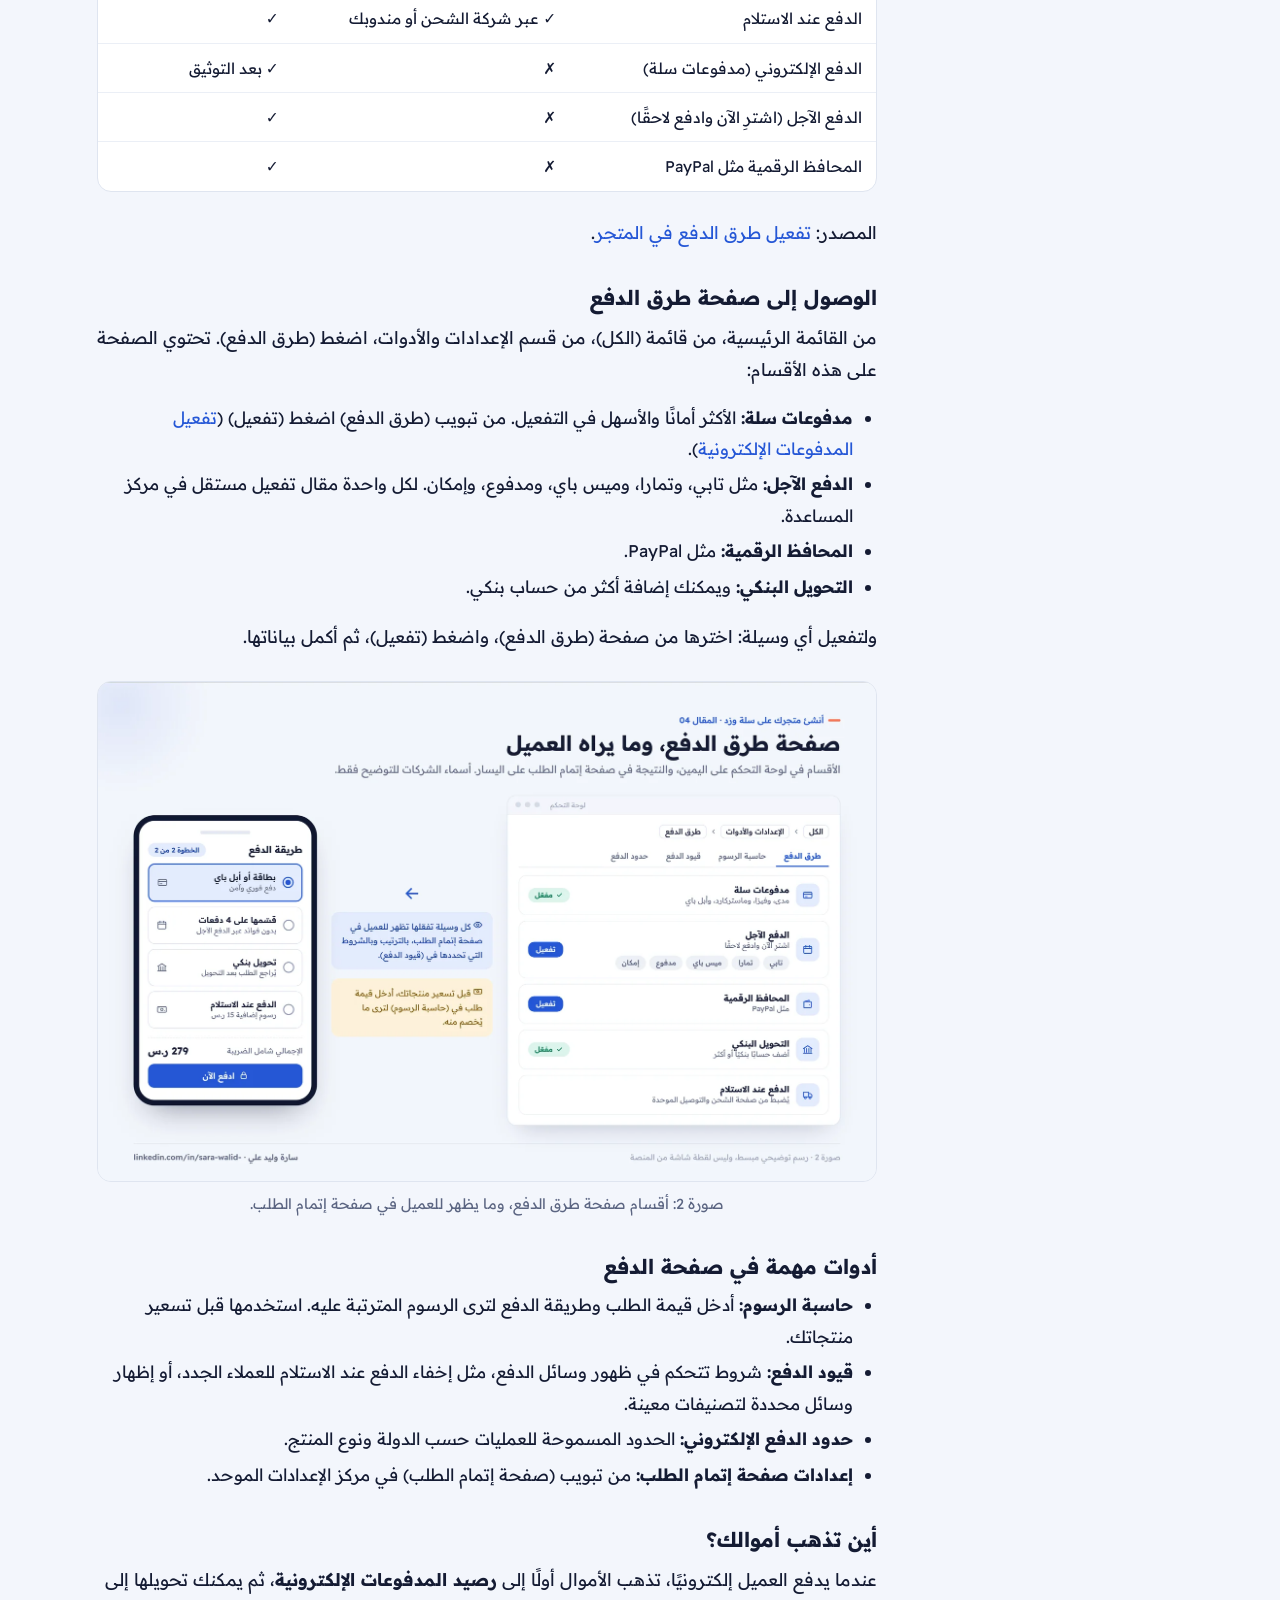
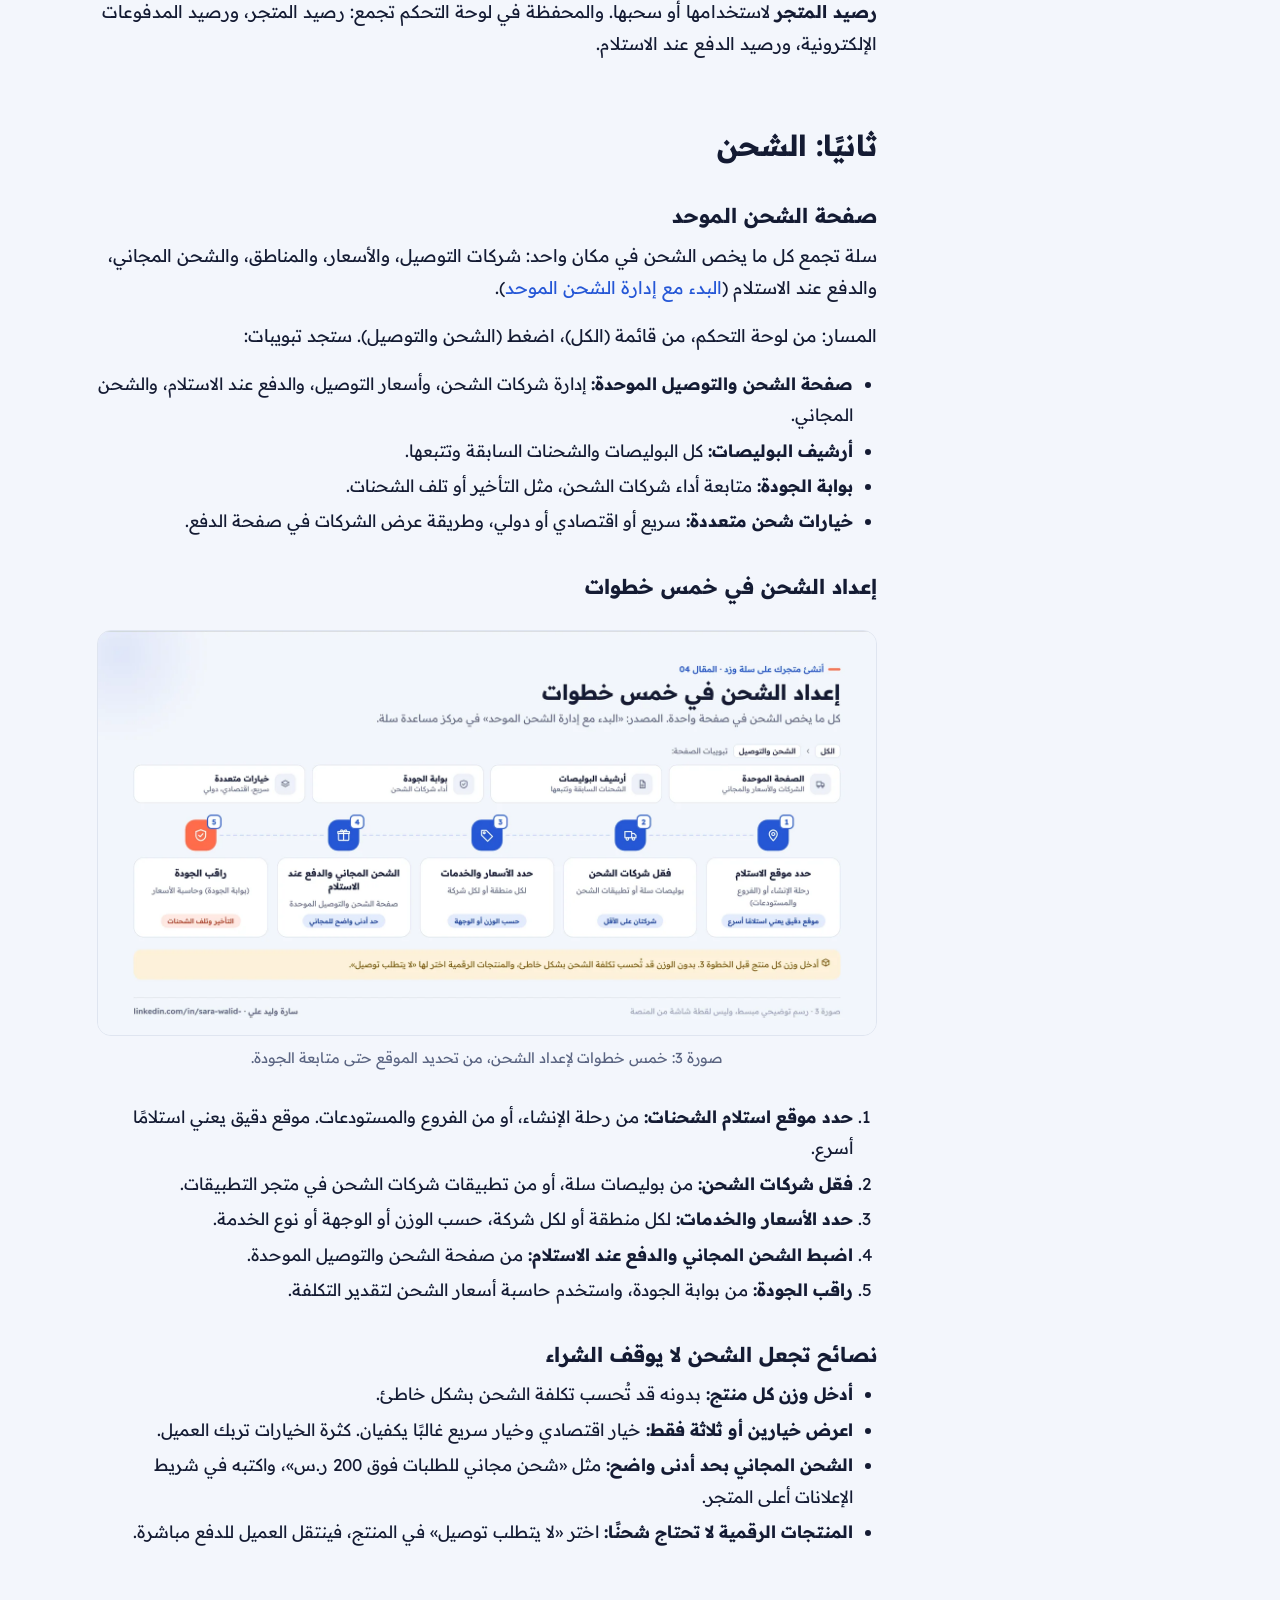
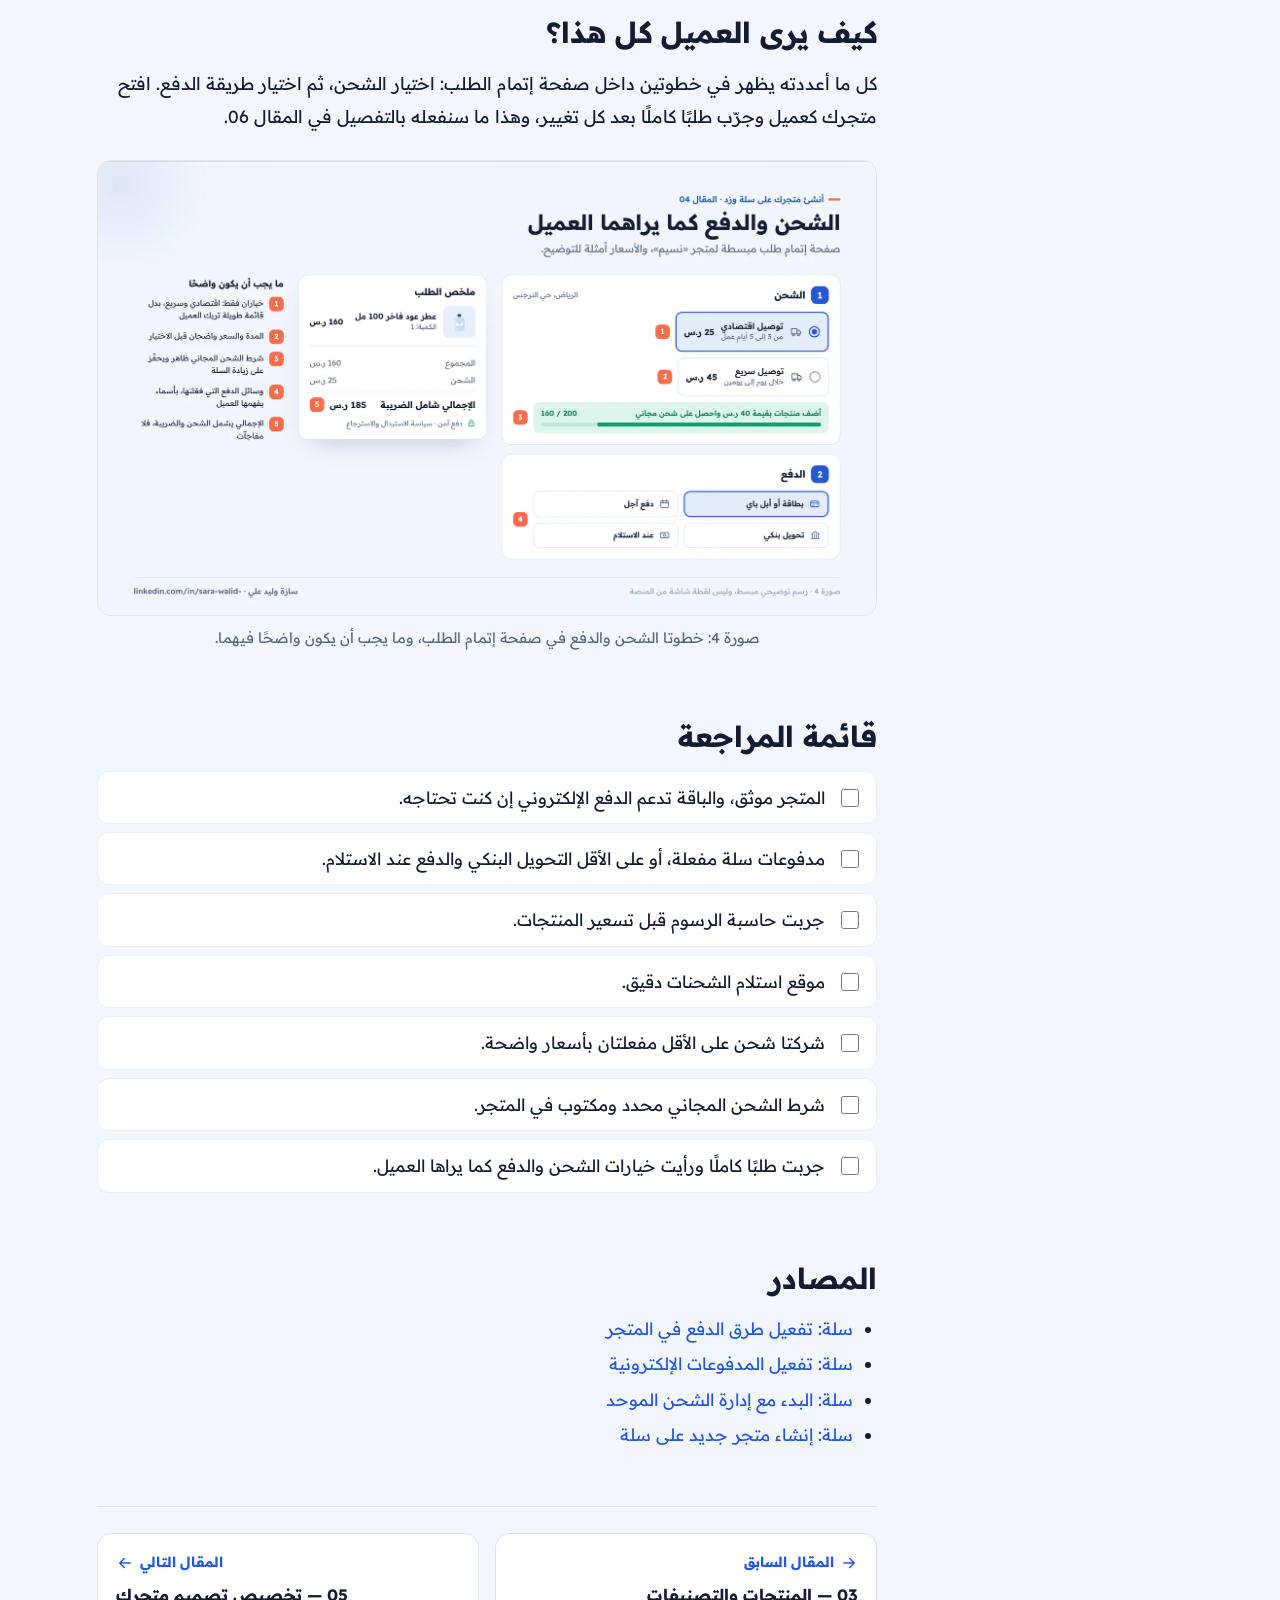
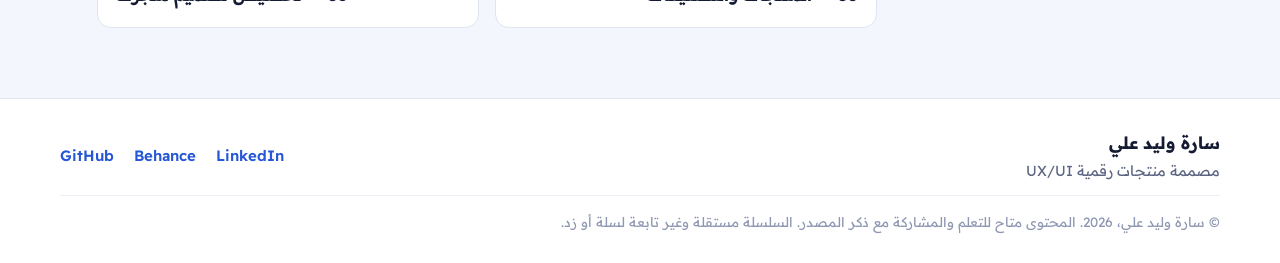
<file: docs/04-payments-shipping.html>
<!doctype html>
<html lang="ar" dir="rtl">
<head>
<meta charset="utf-8">
<meta name="viewport" content="width=device-width, initial-scale=1">
<title>الدفع والشحن على سلة · أنشئ متجرك على سلة وزد خطوة بخطوة</title>
<meta name="description" content="شروط الدفع الإلكتروني، وطرق الدفع حسب الباقة، وإعداد الشحن الموحد">
<meta name="author" content="سارة وليد علي">
<link rel="canonical" href="https://sarawalidali.github.io/salla-zid-store-setup-guide/04-payments-shipping.html">
<meta property="og:type" content="article">
<meta property="og:title" content="الدفع والشحن على سلة · أنشئ متجرك على سلة وزد خطوة بخطوة">
<meta property="og:description" content="شروط الدفع الإلكتروني، وطرق الدفع حسب الباقة، وإعداد الشحن الموحد">
<meta property="og:url" content="https://sarawalidali.github.io/salla-zid-store-setup-guide/04-payments-shipping.html">
<meta property="og:image" content="https://sarawalidali.github.io/salla-zid-store-setup-guide/assets/og.png">
<meta property="og:locale" content="ar_AR">
<meta name="twitter:card" content="summary_large_image">
<meta name="theme-color" content="#0F1730">
<link rel="icon" href="assets/favicon.svg" type="image/svg+xml">
<link rel="preconnect" href="https://fonts.googleapis.com">
<link rel="preconnect" href="https://fonts.gstatic.com" crossorigin>
<link href="https://fonts.googleapis.com/css2?family=Readex+Pro:wght@400;500;600;700&display=swap" rel="stylesheet">
<link rel="stylesheet" href="assets/style.css">
</head>
<body>
<div class="progress" aria-hidden="true"><span></span></div>
<header class="topbar"><div class="wrap topbar-in">
  <a class="brand" href="index.html"><span class="brand-mark" aria-hidden="true"></span><span>أنشئ متجرك على سلة وزد</span></a>
  <button class="menu-btn" aria-label="القائمة" aria-expanded="false"><svg viewBox="0 0 24 24" width="22" height="22" fill="none" stroke="currentColor" stroke-width="2" stroke-linecap="round"><path d="M4 7h16M4 12h16M4 17h16"/></svg></button>
  <nav class="nav" aria-label="المقالات"><a href="01-before-you-start.html" class=""><b>01</b>قبل أن تبدأ</a><a href="02-create-salla-store.html" class=""><b>02</b>إنشاء المتجر</a><a href="03-products.html" class=""><b>03</b>المنتجات</a><a href="04-payments-shipping.html" class="on"><b>04</b>الدفع والشحن</a><a href="05-design-customization.html" class=""><b>05</b>التصميم</a><a href="06-zid-and-launch.html" class=""><b>06</b>زد والإطلاق</a><a href="sources.html" class="">المصادر</a><a class="gh" href="https://github.com/sarawalidali/salla-zid-store-setup-guide" target="_blank" rel="noopener" aria-label="الريبو على GitHub"><svg viewBox="0 0 24 24" width="18" height="18" fill="none" stroke="currentColor" stroke-width="1.8" stroke-linecap="round" stroke-linejoin="round"><path d="M9 19c-4 1.5-4-2-6-2.5M15 21v-3.5c0-1 .1-1.4-.5-2 2.8-.3 5.5-1.4 5.5-6a4.6 4.6 0 0 0-1.3-3.2 4.3 4.3 0 0 0-.1-3.2s-1.1-.3-3.5 1.3a12 12 0 0 0-6.2 0C6.5 2.8 5.4 3.1 5.4 3.1a4.3 4.3 0 0 0-.1 3.2A4.6 4.6 0 0 0 4 9.5c0 4.6 2.7 5.7 5.5 6-.6.6-.6 1.2-.5 2V21"/></svg><span>GitHub</span></a></nav>
</div></header>

<main class="wrap article-layout">
  <aside class="toc" aria-label="محتوى المقال"><div class="toc-title">في هذا المقال</div><ol><li><a href="#لحظة-الحقيقة-في-المتجر">لحظة الحقيقة في المتجر</a></li><li><a href="#أولا-الدفع">أولًا: الدفع</a></li><li><a href="#ثانيا-الشحن">ثانيًا: الشحن</a></li><li><a href="#كيف-يرى-العميل-كل-هذا">كيف يرى العميل كل هذا؟</a></li><li><a href="#قائمة-المراجعة">قائمة المراجعة</a></li><li><a href="#المصادر">المصادر</a></li></ol>
    <div class="toc-extra"><a href="https://github.com/sarawalidali/salla-zid-store-setup-guide/tree/main/articles/04-payments-shipping" target="_blank" rel="noopener"><svg viewBox="0 0 24 24" width="18" height="18" fill="none" stroke="currentColor" stroke-width="1.8" stroke-linecap="round" stroke-linejoin="round"><path d="M9 19c-4 1.5-4-2-6-2.5M15 21v-3.5c0-1 .1-1.4-.5-2 2.8-.3 5.5-1.4 5.5-6a4.6 4.6 0 0 0-1.3-3.2 4.3 4.3 0 0 0-.1-3.2s-1.1-.3-3.5 1.3a12 12 0 0 0-6.2 0C6.5 2.8 5.4 3.1 5.4 3.1a4.3 4.3 0 0 0-.1 3.2A4.6 4.6 0 0 0 4 9.5c0 4.6 2.7 5.7 5.5 6-.6.6-.6 1.2-.5 2V21"/></svg> المقال على GitHub</a><a href="https://github.com/sarawalidali/salla-zid-store-setup-guide/raw/main/notion/04-payments-shipping.zip"><svg viewBox="0 0 24 24" width="16" height="16" fill="none" stroke="currentColor" stroke-width="1.8" stroke-linecap="round" stroke-linejoin="round"><path d="M12 4v11M7 10l5 5 5-5M5 20h14"/></svg> نسخة Notion</a></div></aside>
  <article class="prose">
    <nav class="crumbs"><a href="index.html">السلسلة</a><span>/</span><span>المقال 04 من 6</span></nav>
    <header class="article-head"><span class="kicker">المقال 04</span><h1>الدفع والشحن على سلة</h1>
      <p class="meta"><span>بقلم سارة وليد علي</span><span><svg viewBox="0 0 24 24" width="16" height="16" fill="none" stroke="currentColor" stroke-width="1.8" stroke-linecap="round"><circle cx="12" cy="12" r="9"/><path d="M12 7v5l3 2"/></svg> قراءة 4 دقائق</span><span><svg viewBox="0 0 24 24" width="16" height="16" fill="none" stroke="currentColor" stroke-width="1.8" stroke-linecap="round" stroke-linejoin="round"><rect x="3" y="4" width="18" height="16" rx="2"/><circle cx="9" cy="10" r="2"/><path d="M21 17l-5-5-9 8"/></svg> 4 رسوم توضيحية</span></p></header>
    <details class="toc-mobile"><summary>في هذا المقال</summary><ol><li><a href="#لحظة-الحقيقة-في-المتجر">لحظة الحقيقة في المتجر</a></li><li><a href="#أولا-الدفع">أولًا: الدفع</a></li><li><a href="#ثانيا-الشحن">ثانيًا: الشحن</a></li><li><a href="#كيف-يرى-العميل-كل-هذا">كيف يرى العميل كل هذا؟</a></li><li><a href="#قائمة-المراجعة">قائمة المراجعة</a></li><li><a href="#المصادر">المصادر</a></li></ol></details>
    <blockquote>
<p><strong>قبل القراءة:</strong> الخطوات من مركز مساعدة سلة كما كان في نوفمبر 2026. الرسوم والحدود تتغير، فاستخدم حاسبة الرسوم داخل لوحة التحكم قبل تحديد أسعارك.</p>
</blockquote>
<hr />
<h2 id="لحظة-الحقيقة-في-المتجر">لحظة الحقيقة في المتجر</h2>
<p>العميل الذي وصل إلى صفحة الدفع قرر أن يشتري. أي مفاجأة هنا، مثل طريقة دفع غير متوفرة أو تكلفة شحن لم يتوقعها، قد تجعله يترك السلة. لذلك إعداد الدفع والشحن ليس خطوة تقنية فقط، بل جزء من تجربة الشراء.</p>
<h2 id="أولا-الدفع">أولًا: الدفع</h2>
<h3 id="ثلاثة-شروط-للدفع-الإلكتروني">ثلاثة شروط للدفع الإلكتروني</h3>
<p>لتستقبل مدفوعات إلكترونية في سلة، تحتاج ثلاثة أشياء معًا (<a href="https://help.salla.sa/article/create-new-store-on-salla/uqwvq1ztbcbj7ldi0xwbee7h" target="_blank" rel="noopener">إنشاء متجر جديد على سلة</a>):</p>
<ol>
<li><strong>توثيق المتجر:</strong> شرط أساسي لتفعيل بوابات الدفع الإلكتروني. شرحناه في المقال 02.</li>
<li><strong>باقة مدفوعة:</strong> سلة بلس أو سلة برو.</li>
<li><strong>تفعيل الربط</strong> مع وسائل الدفع من صفحة طرق الدفع.</li>
</ol>
<figure><a class="zoom" href="assets/04-payments-shipping/01-payment-conditions.webp"><img src="assets/04-payments-shipping/01-payment-conditions.webp" alt="ثلاثة شروط لتفعيل الدفع الإلكتروني في سلة" loading="lazy" decoding="async"></a><figcaption>صورة 1: الدفع الإلكتروني يعمل عندما تكتمل الشروط الثلاثة معًا.</figcaption></figure>
<h3 id="ماذا-تتيح-كل-باقة">ماذا تتيح كل باقة؟</h3>
<div class="table-wrap"><table>
<thead>
<tr>
<th></th>
<th>سلة بيسك (مجانية)</th>
<th>سلة بلس وسلة برو</th>
</tr>
</thead>
<tbody>
<tr>
<td>التحويل البنكي</td>
<td>✓</td>
<td>✓</td>
</tr>
<tr>
<td>الدفع عند الاستلام</td>
<td>✓ عبر شركة الشحن أو مندوبك</td>
<td>✓</td>
</tr>
<tr>
<td>الدفع الإلكتروني (مدفوعات سلة)</td>
<td>✗</td>
<td>✓ بعد التوثيق</td>
</tr>
<tr>
<td>الدفع الآجل (اشترِ الآن وادفع لاحقًا)</td>
<td>✗</td>
<td>✓</td>
</tr>
<tr>
<td>المحافظ الرقمية مثل PayPal</td>
<td>✗</td>
<td>✓</td>
</tr>
</tbody>
</table></div>
<p>المصدر: <a href="https://help.salla.sa/article/enable-payment-methods-in-your-store-saudi-arabia/dcrwxldslve7spa8eqdgii8g" target="_blank" rel="noopener">تفعيل طرق الدفع في المتجر</a>.</p>
<h3 id="الوصول-إلى-صفحة-طرق-الدفع">الوصول إلى صفحة طرق الدفع</h3>
<p>من القائمة الرئيسية، من قائمة (الكل)، من قسم الإعدادات والأدوات، اضغط (طرق الدفع). تحتوي الصفحة على هذه الأقسام:</p>
<ul>
<li><strong>مدفوعات سلة:</strong> الأكثر أمانًا والأسهل في التفعيل. من تبويب (طرق الدفع) اضغط (تفعيل) (<a href="https://help.salla.sa/article/%D8%AA%D9%81%D8%B9%D9%8A%D9%84-%D8%A7%D9%84%D9%85%D8%AF%D9%81%D9%88%D8%B9%D8%A7%D8%AA-%D8%A7%D9%84%D8%A5%D9%84%D9%83%D8%AA%D8%B1%D9%88%D9%86%D9%8A%D8%A9/ppros5gh7uqhilhqddqnjgbd" target="_blank" rel="noopener">تفعيل المدفوعات الإلكترونية</a>).</li>
<li><strong>الدفع الآجل:</strong> مثل تابي، وتمارا، وميس باي، ومدفوع، وإمكان. لكل واحدة مقال تفعيل مستقل في مركز المساعدة.</li>
<li><strong>المحافظ الرقمية:</strong> مثل PayPal.</li>
<li><strong>التحويل البنكي:</strong> ويمكنك إضافة أكثر من حساب بنكي.</li>
</ul>
<p>ولتفعيل أي وسيلة: اخترها من صفحة (طرق الدفع)، واضغط (تفعيل)، ثم أكمل بياناتها.</p>
<figure><a class="zoom" href="assets/04-payments-shipping/02-payment-methods.webp"><img src="assets/04-payments-shipping/02-payment-methods.webp" alt="أقسام صفحة طرق الدفع" loading="lazy" decoding="async"></a><figcaption>صورة 2: أقسام صفحة طرق الدفع، وما يظهر للعميل في صفحة إتمام الطلب.</figcaption></figure>
<h3 id="أدوات-مهمة-في-صفحة-الدفع">أدوات مهمة في صفحة الدفع</h3>
<ul>
<li><strong>حاسبة الرسوم:</strong> أدخل قيمة الطلب وطريقة الدفع لترى الرسوم المترتبة عليه. استخدمها قبل تسعير منتجاتك.</li>
<li><strong>قيود الدفع:</strong> شروط تتحكم في ظهور وسائل الدفع، مثل إخفاء الدفع عند الاستلام للعملاء الجدد، أو إظهار وسائل محددة لتصنيفات معينة.</li>
<li><strong>حدود الدفع الإلكتروني:</strong> الحدود المسموحة للعمليات حسب الدولة ونوع المنتج.</li>
<li><strong>إعدادات صفحة إتمام الطلب:</strong> من تبويب (صفحة إتمام الطلب) في مركز الإعدادات الموحد.</li>
</ul>
<h3 id="أين-تذهب-أموالك">أين تذهب أموالك؟</h3>
<p>عندما يدفع العميل إلكترونيًا، تذهب الأموال أولًا إلى <strong>رصيد المدفوعات الإلكترونية</strong>، ثم يمكنك تحويلها إلى <strong>رصيد المتجر</strong> لاستخدامها أو سحبها. والمحفظة في لوحة التحكم تجمع: رصيد المتجر، ورصيد المدفوعات الإلكترونية، ورصيد الدفع عند الاستلام.</p>
<h2 id="ثانيا-الشحن">ثانيًا: الشحن</h2>
<h3 id="صفحة-الشحن-الموحد">صفحة الشحن الموحد</h3>
<p>سلة تجمع كل ما يخص الشحن في مكان واحد: شركات التوصيل، والأسعار، والمناطق، والشحن المجاني، والدفع عند الاستلام (<a href="https://help.salla.sa/article/shipping-management-getting-started/avovvtw08svsd6wso6g5uras" target="_blank" rel="noopener">البدء مع إدارة الشحن الموحد</a>).</p>
<p>المسار: من لوحة التحكم، من قائمة (الكل)، اضغط (الشحن والتوصيل). ستجد تبويبات:</p>
<ul>
<li><strong>صفحة الشحن والتوصيل الموحدة:</strong> إدارة شركات الشحن، وأسعار التوصيل، والدفع عند الاستلام، والشحن المجاني.</li>
<li><strong>أرشيف البوليصات:</strong> كل البوليصات والشحنات السابقة وتتبعها.</li>
<li><strong>بوابة الجودة:</strong> متابعة أداء شركات الشحن، مثل التأخير أو تلف الشحنات.</li>
<li><strong>خيارات شحن متعددة:</strong> سريع أو اقتصادي أو دولي، وطريقة عرض الشركات في صفحة الدفع.</li>
</ul>
<h3 id="إعداد-الشحن-في-خمس-خطوات">إعداد الشحن في خمس خطوات</h3>
<figure><a class="zoom" href="assets/04-payments-shipping/03-shipping-setup.webp"><img src="assets/04-payments-shipping/03-shipping-setup.webp" alt="خطوات إعداد الشحن في سلة" loading="lazy" decoding="async"></a><figcaption>صورة 3: خمس خطوات لإعداد الشحن، من تحديد الموقع حتى متابعة الجودة.</figcaption></figure>
<ol>
<li><strong>حدد موقع استلام الشحنات:</strong> من رحلة الإنشاء، أو من الفروع والمستودعات. موقع دقيق يعني استلامًا أسرع.</li>
<li><strong>فعّل شركات الشحن:</strong> من بوليصات سلة، أو من تطبيقات شركات الشحن في متجر التطبيقات.</li>
<li><strong>حدد الأسعار والخدمات:</strong> لكل منطقة أو لكل شركة، حسب الوزن أو الوجهة أو نوع الخدمة.</li>
<li><strong>اضبط الشحن المجاني والدفع عند الاستلام:</strong> من صفحة الشحن والتوصيل الموحدة.</li>
<li><strong>راقب الجودة:</strong> من بوابة الجودة، واستخدم حاسبة أسعار الشحن لتقدير التكلفة.</li>
</ol>
<h3 id="نصائح-تجعل-الشحن-لا-يوقف-الشراء">نصائح تجعل الشحن لا يوقف الشراء</h3>
<ul>
<li><strong>أدخل وزن كل منتج:</strong> بدونه قد تُحسب تكلفة الشحن بشكل خاطئ.</li>
<li><strong>اعرض خيارين أو ثلاثة فقط:</strong> خيار اقتصادي وخيار سريع غالبًا يكفيان. كثرة الخيارات تربك العميل.</li>
<li><strong>الشحن المجاني بحد أدنى واضح:</strong> مثل «شحن مجاني للطلبات فوق 200 ر.س»، واكتبه في شريط الإعلانات أعلى المتجر.</li>
<li><strong>المنتجات الرقمية لا تحتاج شحنًا:</strong> اختر «لا يتطلب توصيل» في المنتج، فينتقل العميل للدفع مباشرة.</li>
</ul>
<h2 id="كيف-يرى-العميل-كل-هذا">كيف يرى العميل كل هذا؟</h2>
<p>كل ما أعددته يظهر في خطوتين داخل صفحة إتمام الطلب: اختيار الشحن، ثم اختيار طريقة الدفع. افتح متجرك كعميل وجرّب طلبًا كاملًا بعد كل تغيير، وهذا ما سنفعله بالتفصيل في المقال 06.</p>
<figure><a class="zoom" href="assets/04-payments-shipping/04-checkout-preview.webp"><img src="assets/04-payments-shipping/04-checkout-preview.webp" alt="خطوتا الشحن والدفع كما يراهما العميل" loading="lazy" decoding="async"></a><figcaption>صورة 4: خطوتا الشحن والدفع في صفحة إتمام الطلب، وما يجب أن يكون واضحًا فيهما.</figcaption></figure>
<h2 id="قائمة-المراجعة">قائمة المراجعة</h2>
<ul class="checklist">
<li class="task"><label><input type="checkbox"><span>المتجر موثق، والباقة تدعم الدفع الإلكتروني إن كنت تحتاجه.</span></label></li>
<li class="task"><label><input type="checkbox"><span>مدفوعات سلة مفعلة، أو على الأقل التحويل البنكي والدفع عند الاستلام.</span></label></li>
<li class="task"><label><input type="checkbox"><span>جربت حاسبة الرسوم قبل تسعير المنتجات.</span></label></li>
<li class="task"><label><input type="checkbox"><span>موقع استلام الشحنات دقيق.</span></label></li>
<li class="task"><label><input type="checkbox"><span>شركتا شحن على الأقل مفعلتان بأسعار واضحة.</span></label></li>
<li class="task"><label><input type="checkbox"><span>شرط الشحن المجاني محدد ومكتوب في المتجر.</span></label></li>
<li class="task"><label><input type="checkbox"><span>جربت طلبًا كاملًا ورأيت خيارات الشحن والدفع كما يراها العميل.</span></label></li>
</ul>
<h2 id="المصادر">المصادر</h2>
<ul>
<li><a href="https://help.salla.sa/article/enable-payment-methods-in-your-store-saudi-arabia/dcrwxldslve7spa8eqdgii8g" target="_blank" rel="noopener">سلة: تفعيل طرق الدفع في المتجر</a></li>
<li><a href="https://help.salla.sa/article/%D8%AA%D9%81%D8%B9%D9%8A%D9%84-%D8%A7%D9%84%D9%85%D8%AF%D9%81%D9%88%D8%B9%D8%A7%D8%AA-%D8%A7%D9%84%D8%A5%D9%84%D9%83%D8%AA%D8%B1%D9%88%D9%86%D9%8A%D8%A9/ppros5gh7uqhilhqddqnjgbd" target="_blank" rel="noopener">سلة: تفعيل المدفوعات الإلكترونية</a></li>
<li><a href="https://help.salla.sa/article/shipping-management-getting-started/avovvtw08svsd6wso6g5uras" target="_blank" rel="noopener">سلة: البدء مع إدارة الشحن الموحد</a></li>
<li><a href="https://help.salla.sa/article/create-new-store-on-salla/uqwvq1ztbcbj7ldi0xwbee7h" target="_blank" rel="noopener">سلة: إنشاء متجر جديد على سلة</a></li>
</ul>
    <nav class="pager" aria-label="التنقل بين المقالات"><a class="pg prev" href="03-products.html"><span class="pg-dir"><svg viewBox="0 0 24 24" width="18" height="18" fill="none" stroke="currentColor" stroke-width="2" stroke-linecap="round" stroke-linejoin="round"><path d="M5 12h14M13 6l6 6-6 6"/></svg> المقال السابق</span><span class="pg-title">03 — المنتجات والتصنيفات</span></a><a class="pg next" href="05-design-customization.html"><span class="pg-dir">المقال التالي <svg viewBox="0 0 24 24" width="18" height="18" fill="none" stroke="currentColor" stroke-width="2" stroke-linecap="round" stroke-linejoin="round"><path d="M19 12H5M11 6l-6 6 6 6"/></svg></span><span class="pg-title">05 — تخصيص تصميم متجرك</span></a></nav>
  </article>
</main>
<footer class="site-foot"><div class="wrap foot-in">
  <div><div class="foot-name">سارة وليد علي</div><div class="foot-role">مصممة منتجات رقمية UX/UI</div></div>
  <nav class="foot-links"><a href="https://www.linkedin.com/in/sara-walid-/" target="_blank" rel="noopener">LinkedIn</a><a href="https://www.behance.net/sarawalid2000" target="_blank" rel="noopener">Behance</a><a href="https://github.com/sarawalidali/salla-zid-store-setup-guide" target="_blank" rel="noopener">GitHub</a></nav>
  <div class="foot-copy">© سارة وليد علي، 2026. المحتوى متاح للتعلم والمشاركة مع ذكر المصدر. السلسلة مستقلة وغير تابعة لسلة أو زد.</div>
</div></footer>
<div class="lightbox" hidden><button class="lb-close" aria-label="إغلاق">×</button><img alt=""></div>
<script src="assets/site.js"></script>
</body>
</html>
</file>
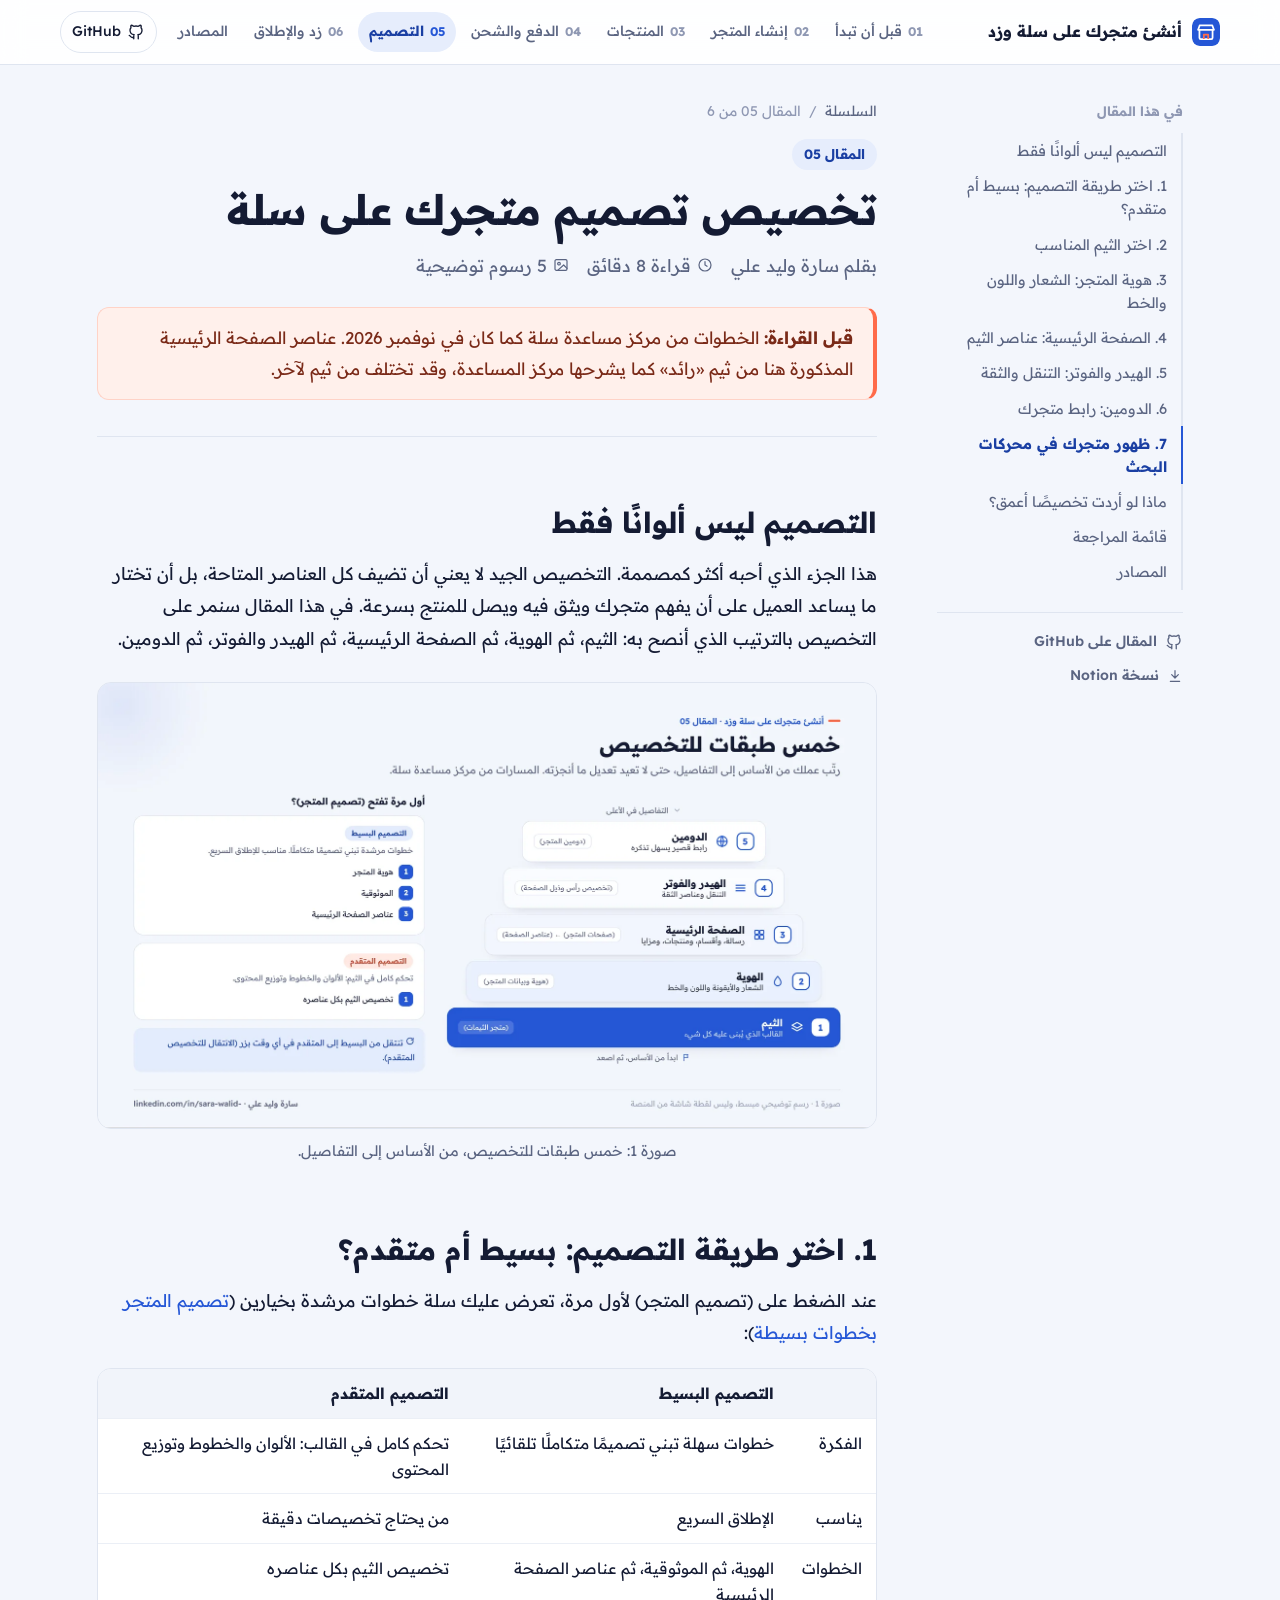
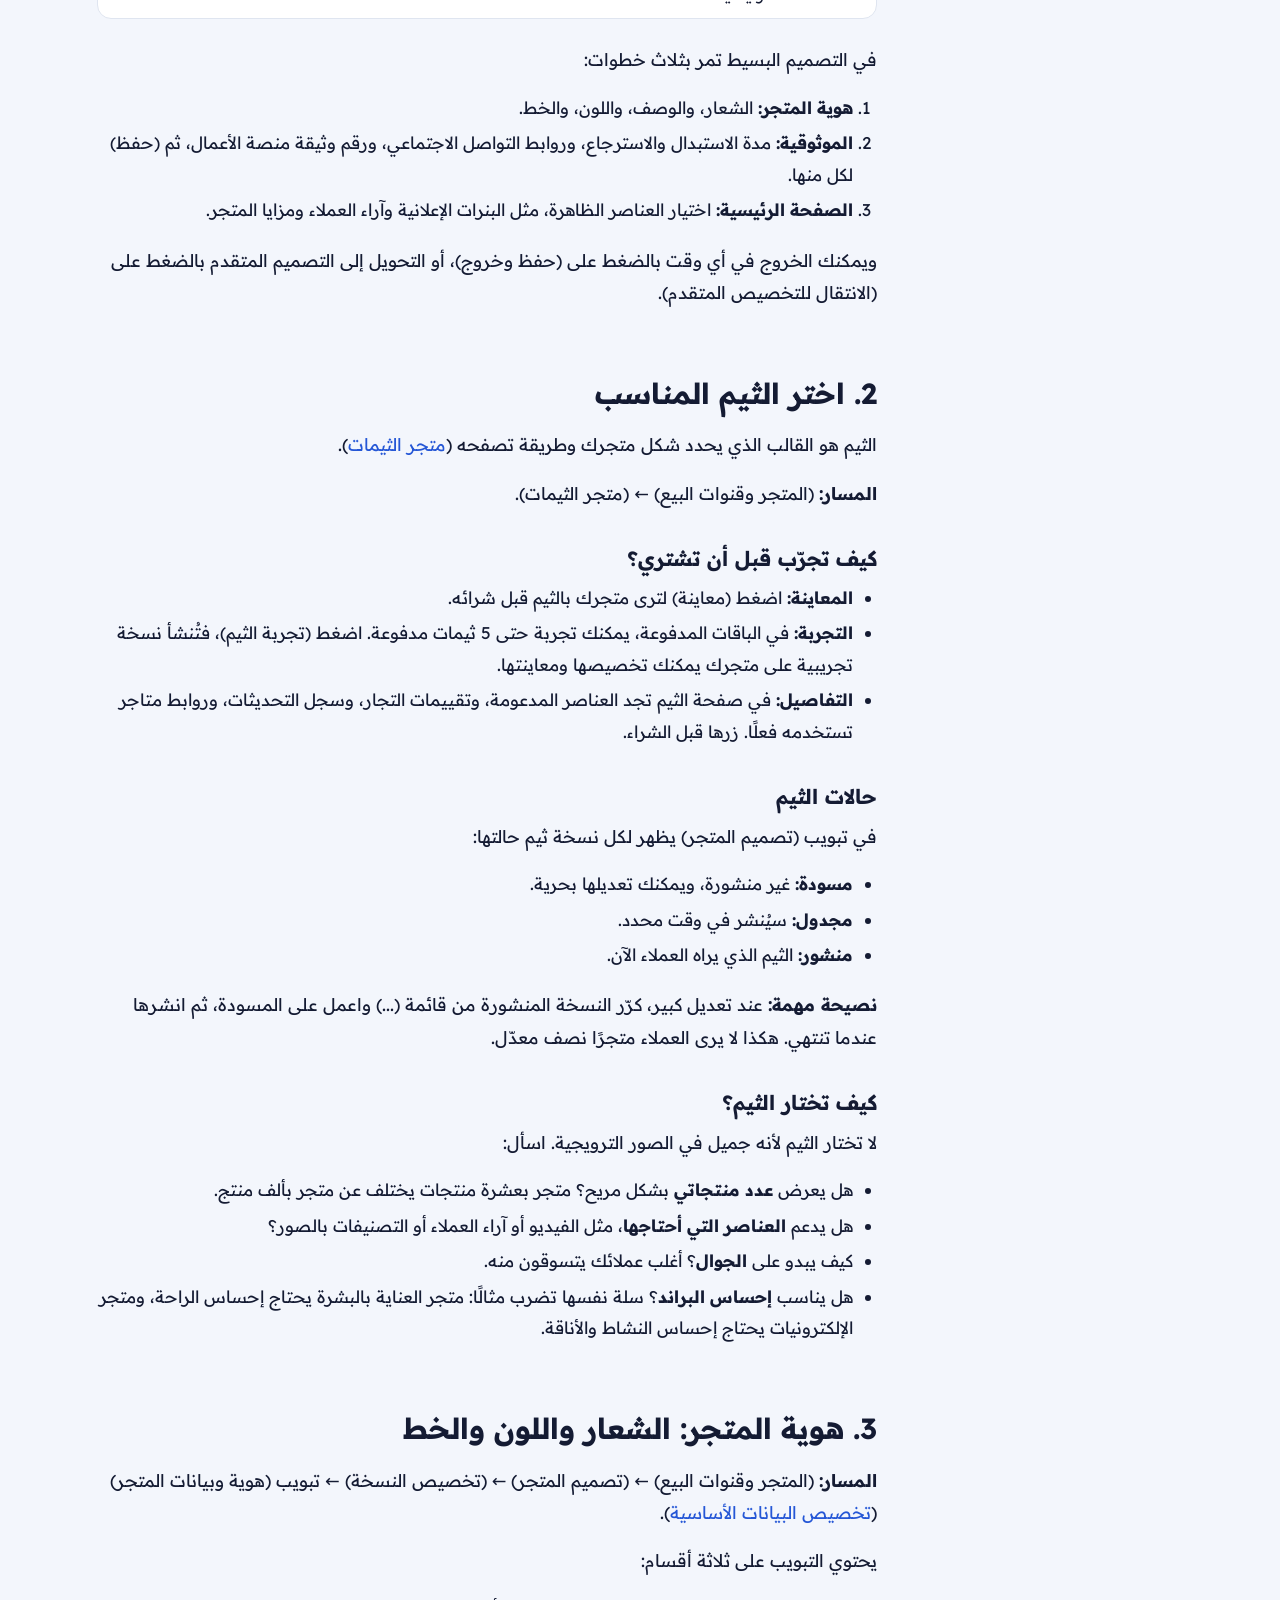
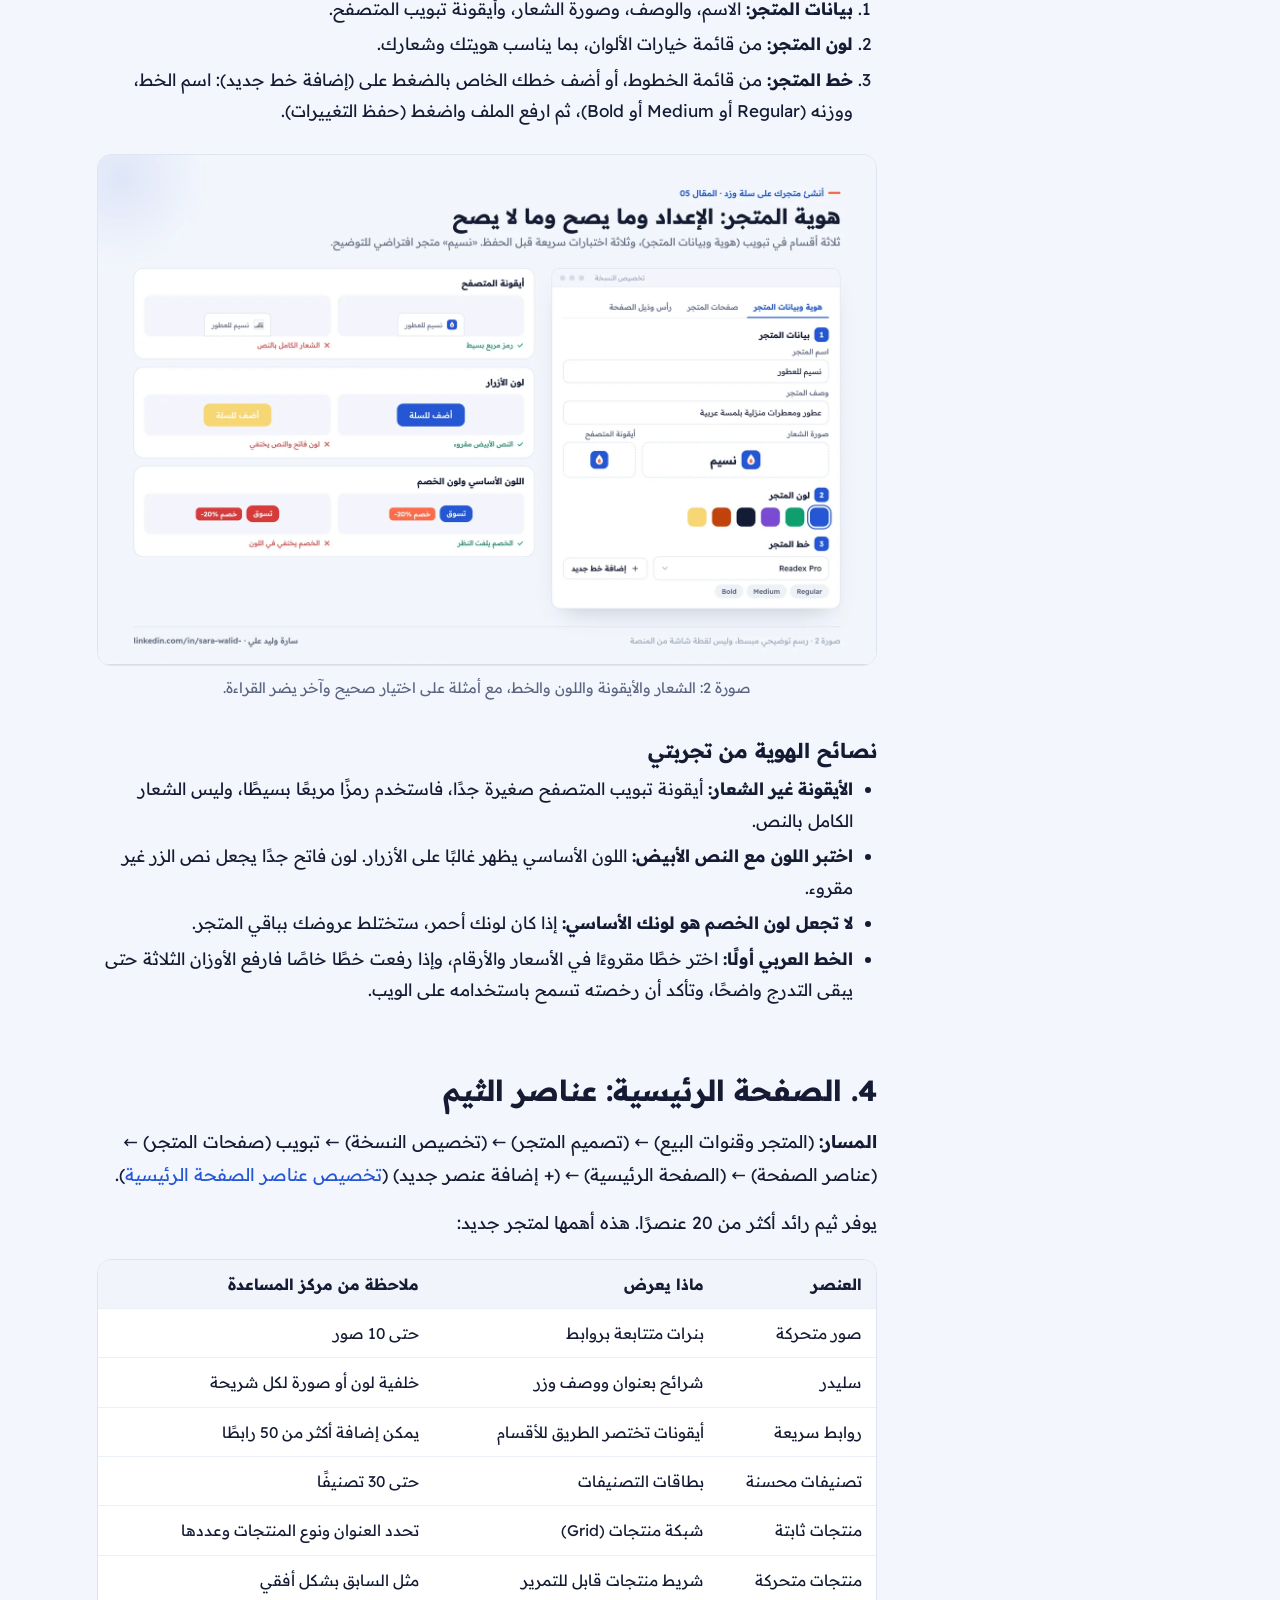
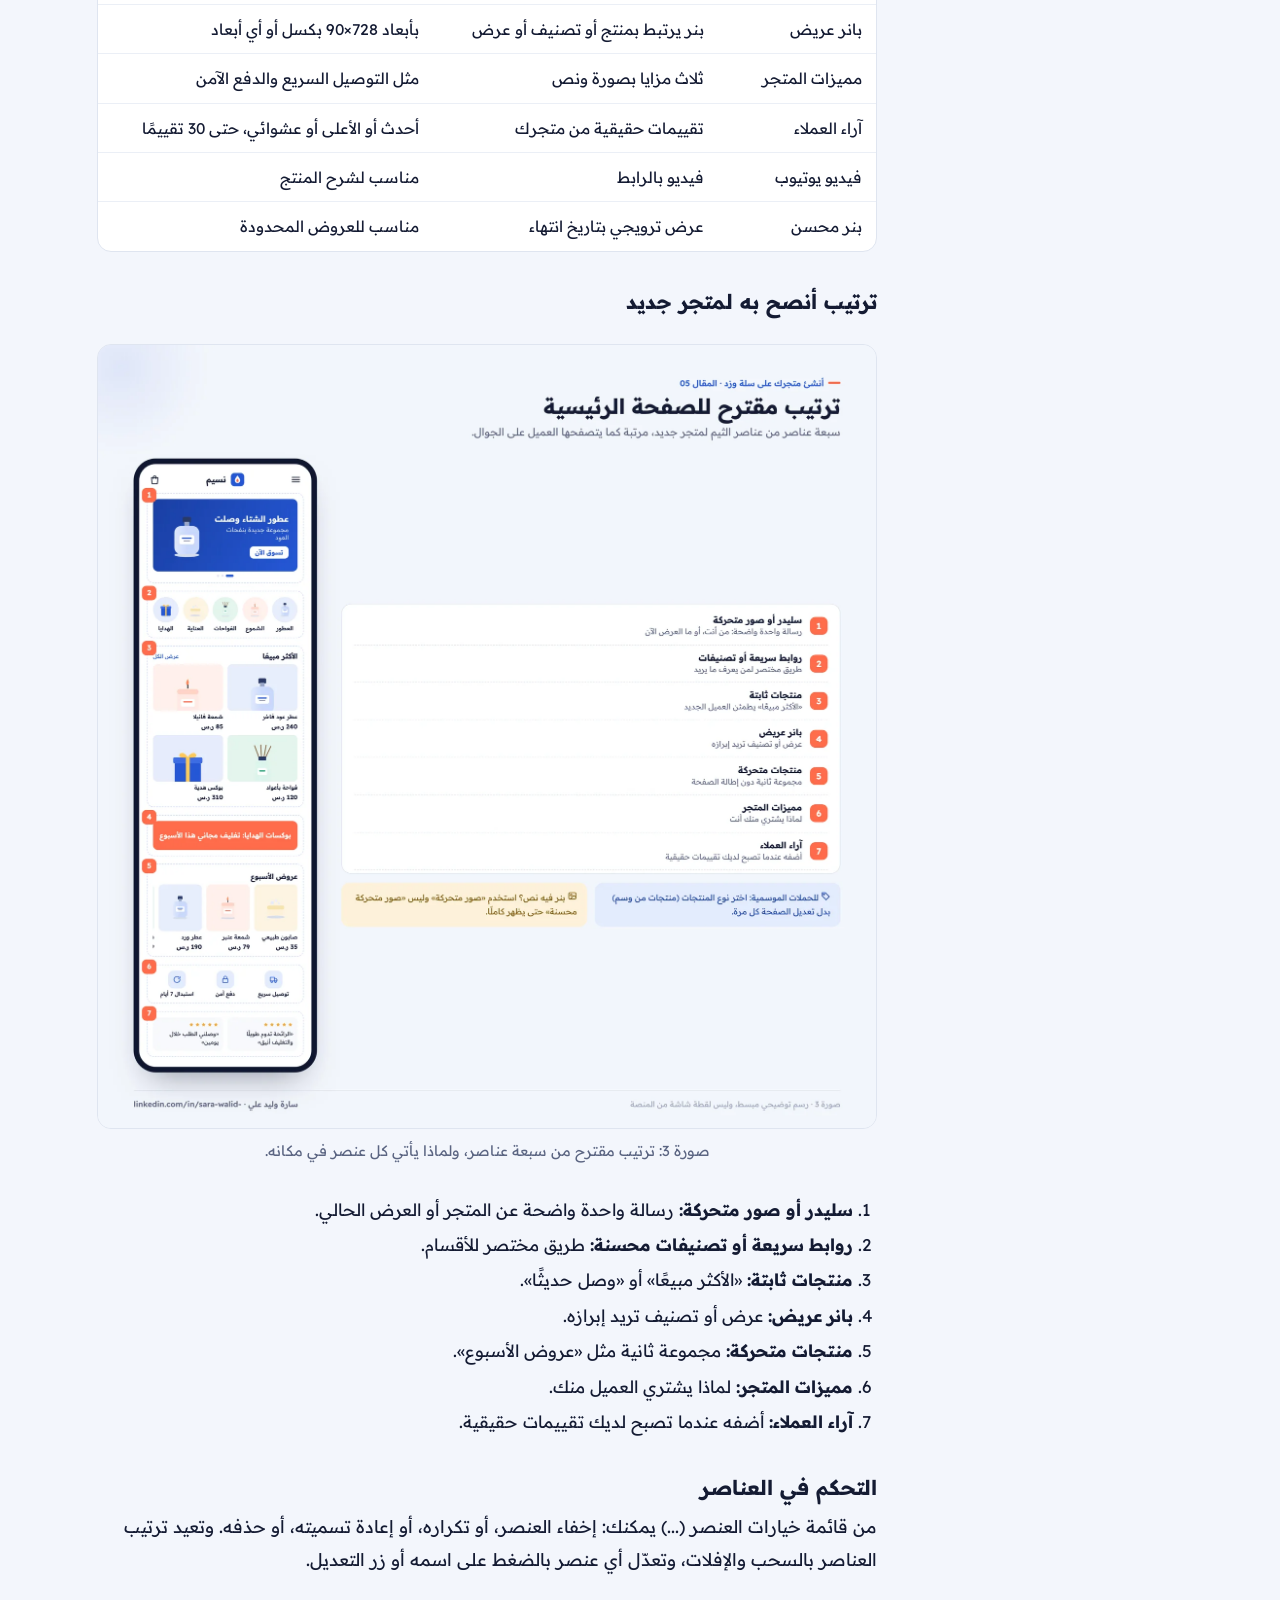
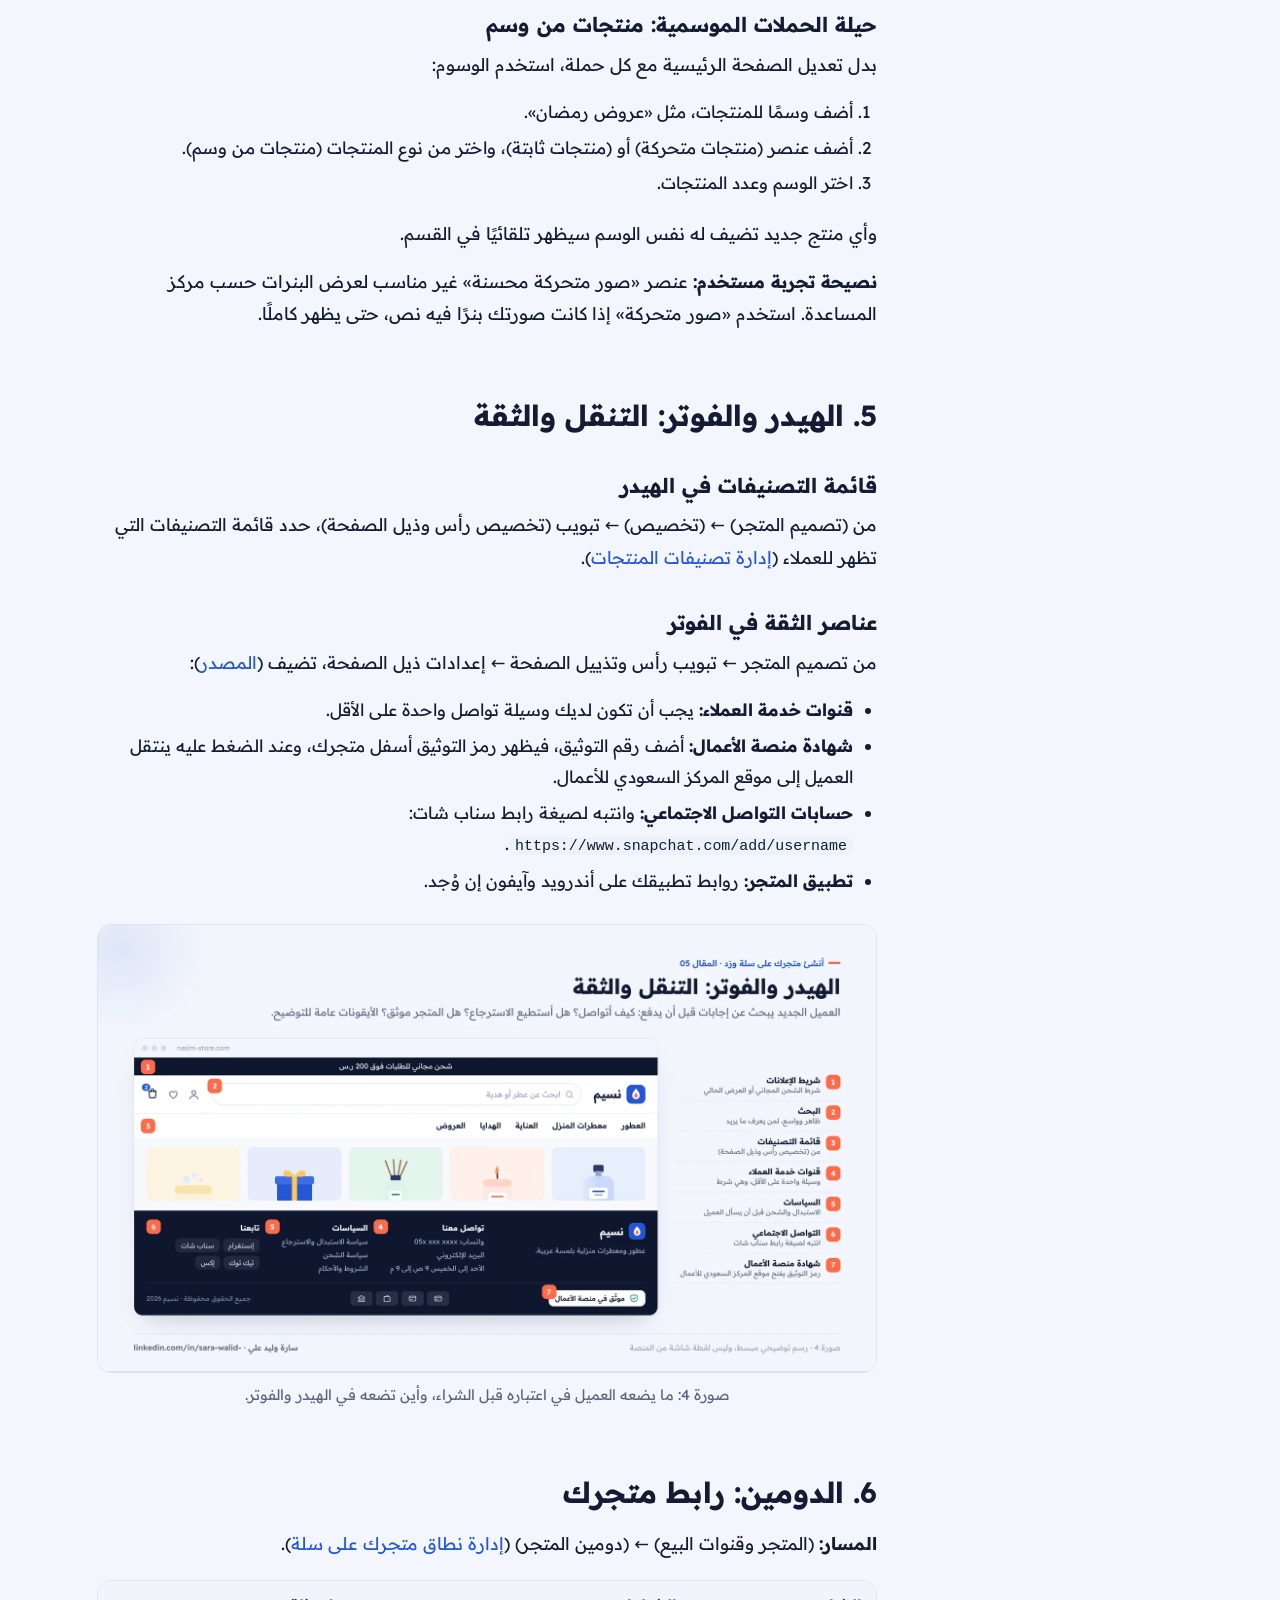
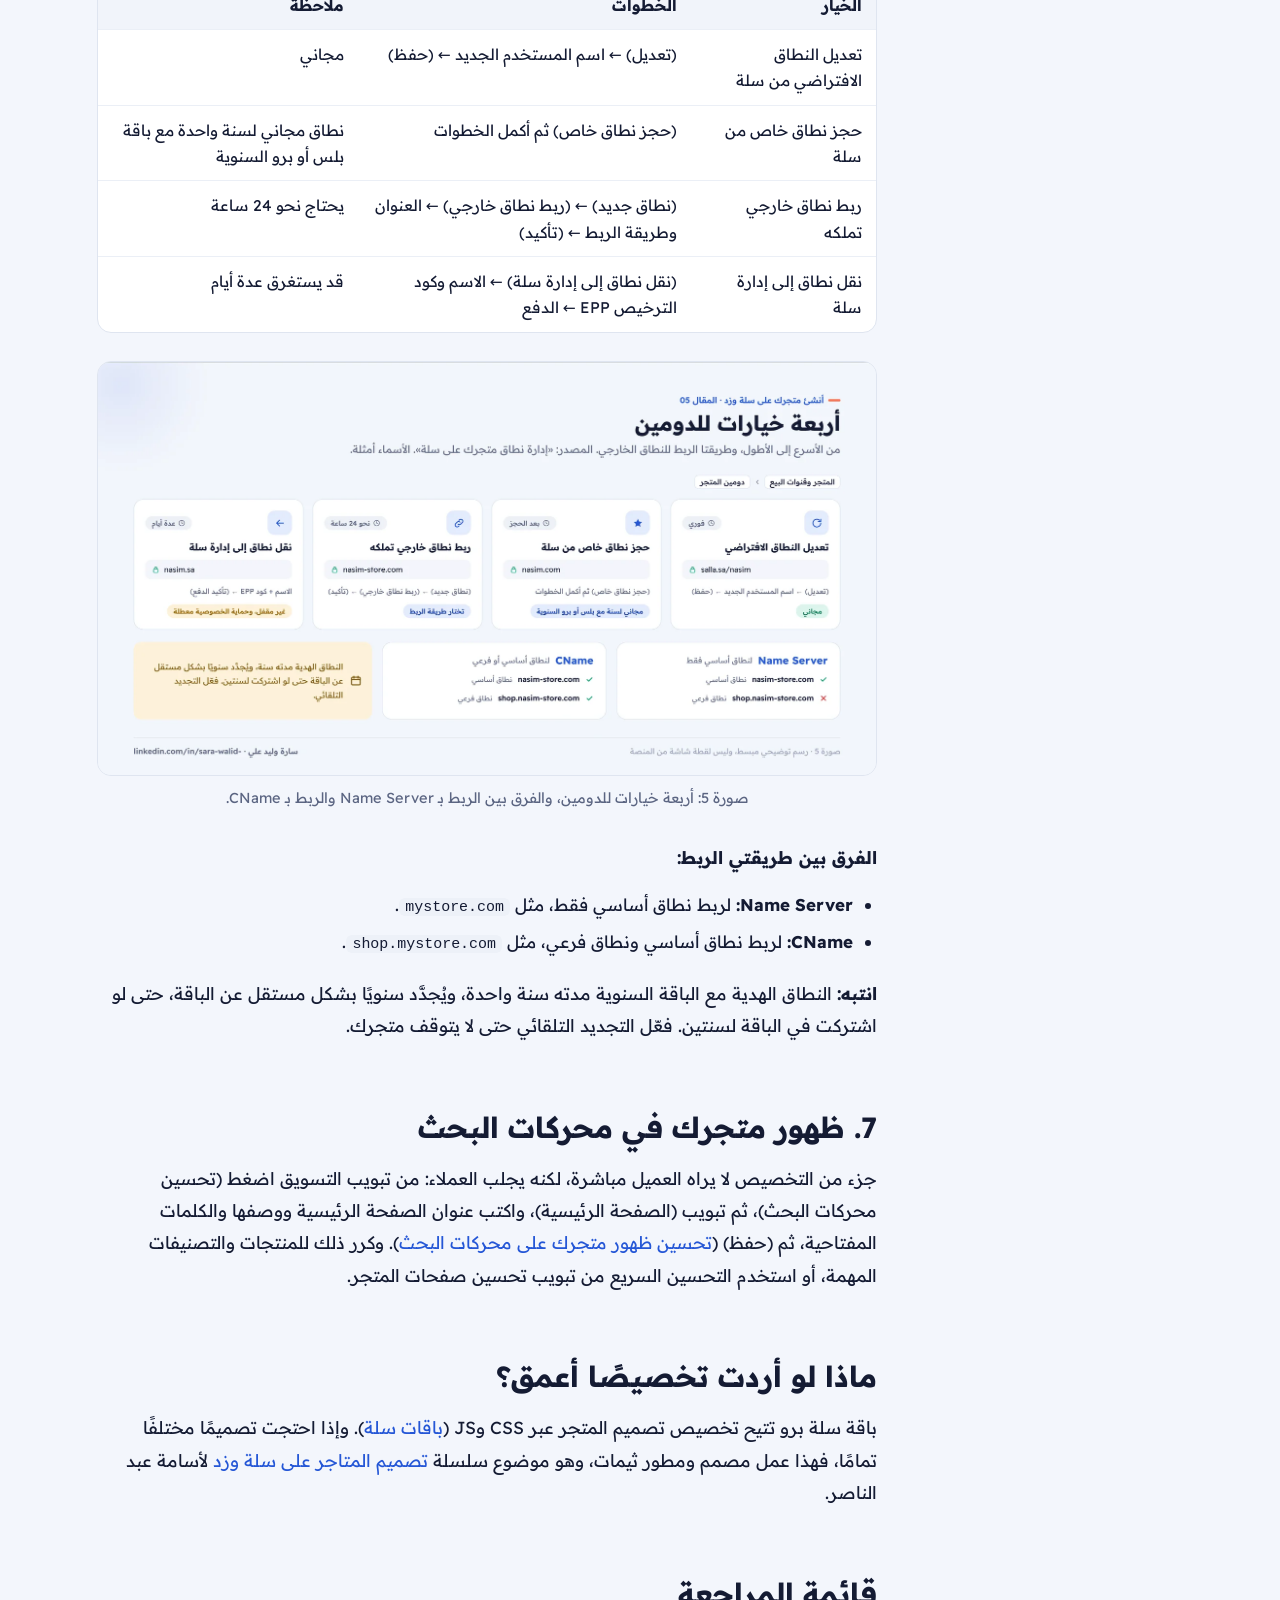
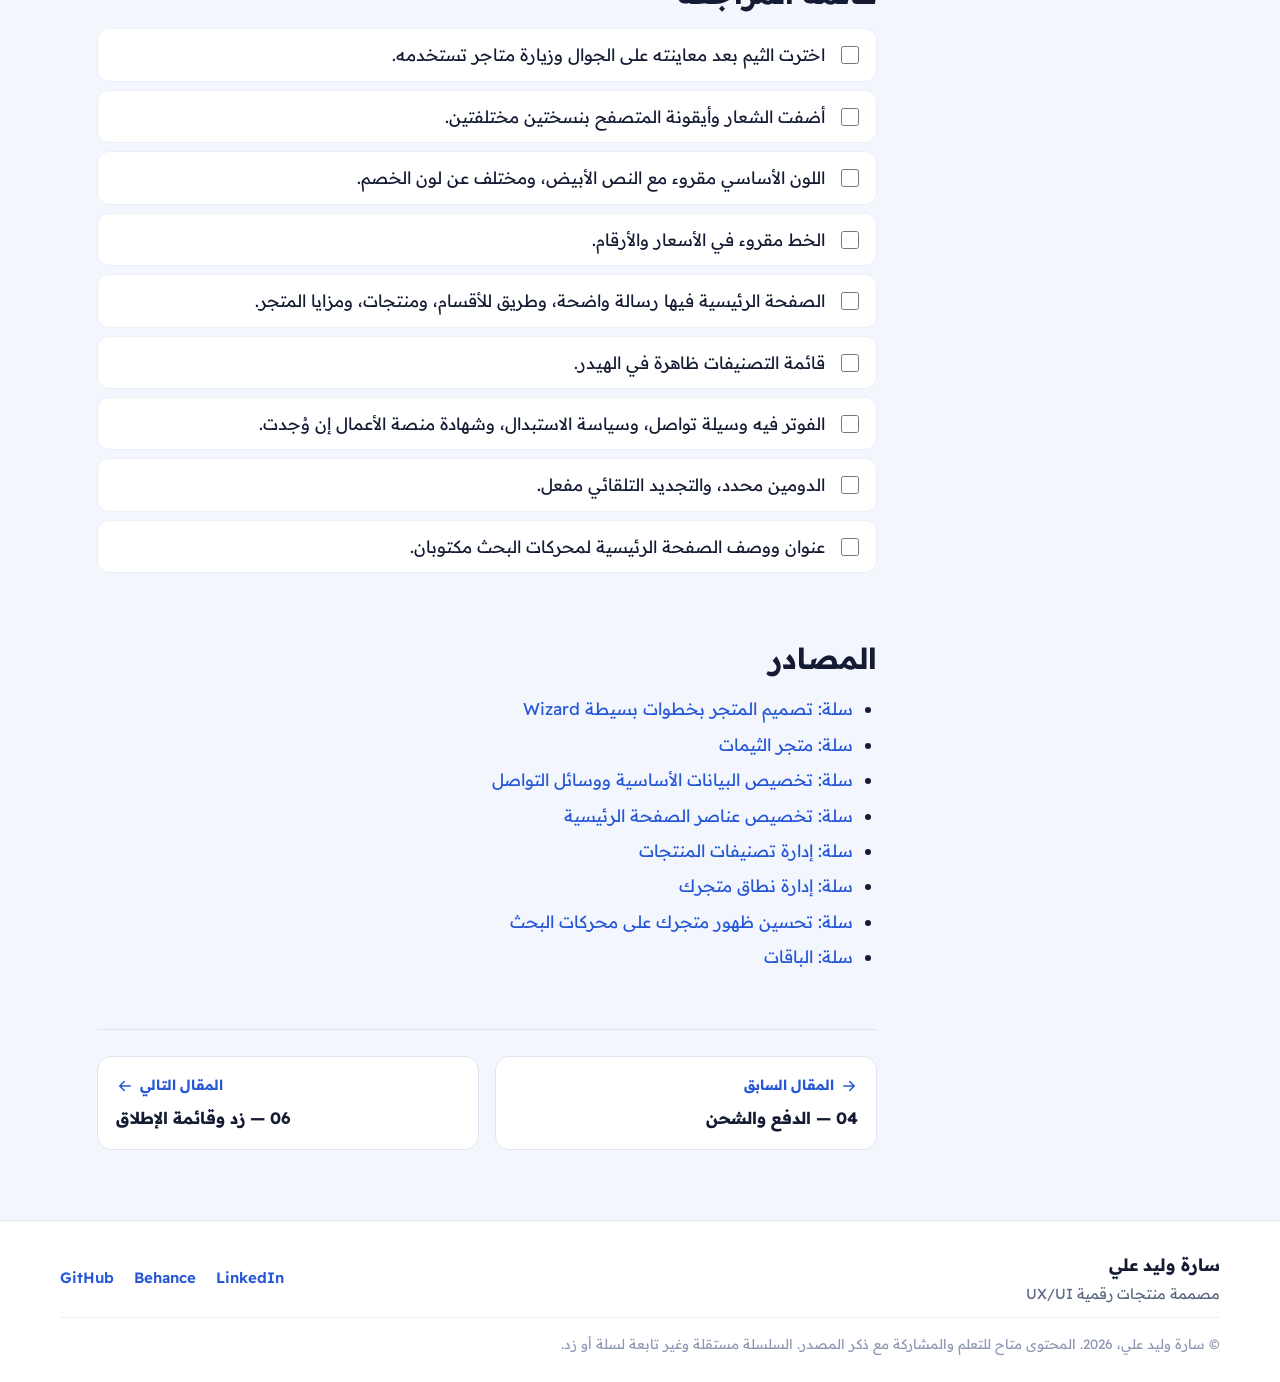
<file: docs/05-design-customization.html>
<!doctype html>
<html lang="ar" dir="rtl">
<head>
<meta charset="utf-8">
<meta name="viewport" content="width=device-width, initial-scale=1">
<title>تخصيص تصميم متجرك على سلة · أنشئ متجرك على سلة وزد خطوة بخطوة</title>
<meta name="description" content="الثيم، والهوية، وعناصر الصفحة الرئيسية، والهيدر والفوتر، والدومين">
<meta name="author" content="سارة وليد علي">
<link rel="canonical" href="https://sarawalidali.github.io/salla-zid-store-setup-guide/05-design-customization.html">
<meta property="og:type" content="article">
<meta property="og:title" content="تخصيص تصميم متجرك على سلة · أنشئ متجرك على سلة وزد خطوة بخطوة">
<meta property="og:description" content="الثيم، والهوية، وعناصر الصفحة الرئيسية، والهيدر والفوتر، والدومين">
<meta property="og:url" content="https://sarawalidali.github.io/salla-zid-store-setup-guide/05-design-customization.html">
<meta property="og:image" content="https://sarawalidali.github.io/salla-zid-store-setup-guide/assets/og.png">
<meta property="og:locale" content="ar_AR">
<meta name="twitter:card" content="summary_large_image">
<meta name="theme-color" content="#0F1730">
<link rel="icon" href="assets/favicon.svg" type="image/svg+xml">
<link rel="preconnect" href="https://fonts.googleapis.com">
<link rel="preconnect" href="https://fonts.gstatic.com" crossorigin>
<link href="https://fonts.googleapis.com/css2?family=Readex+Pro:wght@400;500;600;700&display=swap" rel="stylesheet">
<link rel="stylesheet" href="assets/style.css">
</head>
<body>
<div class="progress" aria-hidden="true"><span></span></div>
<header class="topbar"><div class="wrap topbar-in">
  <a class="brand" href="index.html"><span class="brand-mark" aria-hidden="true"></span><span>أنشئ متجرك على سلة وزد</span></a>
  <button class="menu-btn" aria-label="القائمة" aria-expanded="false"><svg viewBox="0 0 24 24" width="22" height="22" fill="none" stroke="currentColor" stroke-width="2" stroke-linecap="round"><path d="M4 7h16M4 12h16M4 17h16"/></svg></button>
  <nav class="nav" aria-label="المقالات"><a href="01-before-you-start.html" class=""><b>01</b>قبل أن تبدأ</a><a href="02-create-salla-store.html" class=""><b>02</b>إنشاء المتجر</a><a href="03-products.html" class=""><b>03</b>المنتجات</a><a href="04-payments-shipping.html" class=""><b>04</b>الدفع والشحن</a><a href="05-design-customization.html" class="on"><b>05</b>التصميم</a><a href="06-zid-and-launch.html" class=""><b>06</b>زد والإطلاق</a><a href="sources.html" class="">المصادر</a><a class="gh" href="https://github.com/sarawalidali/salla-zid-store-setup-guide" target="_blank" rel="noopener" aria-label="الريبو على GitHub"><svg viewBox="0 0 24 24" width="18" height="18" fill="none" stroke="currentColor" stroke-width="1.8" stroke-linecap="round" stroke-linejoin="round"><path d="M9 19c-4 1.5-4-2-6-2.5M15 21v-3.5c0-1 .1-1.4-.5-2 2.8-.3 5.5-1.4 5.5-6a4.6 4.6 0 0 0-1.3-3.2 4.3 4.3 0 0 0-.1-3.2s-1.1-.3-3.5 1.3a12 12 0 0 0-6.2 0C6.5 2.8 5.4 3.1 5.4 3.1a4.3 4.3 0 0 0-.1 3.2A4.6 4.6 0 0 0 4 9.5c0 4.6 2.7 5.7 5.5 6-.6.6-.6 1.2-.5 2V21"/></svg><span>GitHub</span></a></nav>
</div></header>

<main class="wrap article-layout">
  <aside class="toc" aria-label="محتوى المقال"><div class="toc-title">في هذا المقال</div><ol><li><a href="#التصميم-ليس-ألوانا-فقط">التصميم ليس ألوانًا فقط</a></li><li><a href="#1-اختر-طريقة-التصميم-بسيط-أم-متقدم">1. اختر طريقة التصميم: بسيط أم متقدم؟</a></li><li><a href="#2-اختر-الثيم-المناسب">2. اختر الثيم المناسب</a></li><li><a href="#3-هوية-المتجر-الشعار-واللون-والخط">3. هوية المتجر: الشعار واللون والخط</a></li><li><a href="#4-الصفحة-الرئيسية-عناصر-الثيم">4. الصفحة الرئيسية: عناصر الثيم</a></li><li><a href="#5-الهيدر-والفوتر-التنقل-والثقة">5. الهيدر والفوتر: التنقل والثقة</a></li><li><a href="#6-الدومين-رابط-متجرك">6. الدومين: رابط متجرك</a></li><li><a href="#7-ظهور-متجرك-في-محركات-البحث">7. ظهور متجرك في محركات البحث</a></li><li><a href="#ماذا-لو-أردت-تخصيصا-أعمق">ماذا لو أردت تخصيصًا أعمق؟</a></li><li><a href="#قائمة-المراجعة">قائمة المراجعة</a></li><li><a href="#المصادر">المصادر</a></li></ol>
    <div class="toc-extra"><a href="https://github.com/sarawalidali/salla-zid-store-setup-guide/tree/main/articles/05-design-customization" target="_blank" rel="noopener"><svg viewBox="0 0 24 24" width="18" height="18" fill="none" stroke="currentColor" stroke-width="1.8" stroke-linecap="round" stroke-linejoin="round"><path d="M9 19c-4 1.5-4-2-6-2.5M15 21v-3.5c0-1 .1-1.4-.5-2 2.8-.3 5.5-1.4 5.5-6a4.6 4.6 0 0 0-1.3-3.2 4.3 4.3 0 0 0-.1-3.2s-1.1-.3-3.5 1.3a12 12 0 0 0-6.2 0C6.5 2.8 5.4 3.1 5.4 3.1a4.3 4.3 0 0 0-.1 3.2A4.6 4.6 0 0 0 4 9.5c0 4.6 2.7 5.7 5.5 6-.6.6-.6 1.2-.5 2V21"/></svg> المقال على GitHub</a><a href="https://github.com/sarawalidali/salla-zid-store-setup-guide/raw/main/notion/05-design-customization.zip"><svg viewBox="0 0 24 24" width="16" height="16" fill="none" stroke="currentColor" stroke-width="1.8" stroke-linecap="round" stroke-linejoin="round"><path d="M12 4v11M7 10l5 5 5-5M5 20h14"/></svg> نسخة Notion</a></div></aside>
  <article class="prose">
    <nav class="crumbs"><a href="index.html">السلسلة</a><span>/</span><span>المقال 05 من 6</span></nav>
    <header class="article-head"><span class="kicker">المقال 05</span><h1>تخصيص تصميم متجرك على سلة</h1>
      <p class="meta"><span>بقلم سارة وليد علي</span><span><svg viewBox="0 0 24 24" width="16" height="16" fill="none" stroke="currentColor" stroke-width="1.8" stroke-linecap="round"><circle cx="12" cy="12" r="9"/><path d="M12 7v5l3 2"/></svg> قراءة 8 دقائق</span><span><svg viewBox="0 0 24 24" width="16" height="16" fill="none" stroke="currentColor" stroke-width="1.8" stroke-linecap="round" stroke-linejoin="round"><rect x="3" y="4" width="18" height="16" rx="2"/><circle cx="9" cy="10" r="2"/><path d="M21 17l-5-5-9 8"/></svg> 5 رسوم توضيحية</span></p></header>
    <details class="toc-mobile"><summary>في هذا المقال</summary><ol><li><a href="#التصميم-ليس-ألوانا-فقط">التصميم ليس ألوانًا فقط</a></li><li><a href="#1-اختر-طريقة-التصميم-بسيط-أم-متقدم">1. اختر طريقة التصميم: بسيط أم متقدم؟</a></li><li><a href="#2-اختر-الثيم-المناسب">2. اختر الثيم المناسب</a></li><li><a href="#3-هوية-المتجر-الشعار-واللون-والخط">3. هوية المتجر: الشعار واللون والخط</a></li><li><a href="#4-الصفحة-الرئيسية-عناصر-الثيم">4. الصفحة الرئيسية: عناصر الثيم</a></li><li><a href="#5-الهيدر-والفوتر-التنقل-والثقة">5. الهيدر والفوتر: التنقل والثقة</a></li><li><a href="#6-الدومين-رابط-متجرك">6. الدومين: رابط متجرك</a></li><li><a href="#7-ظهور-متجرك-في-محركات-البحث">7. ظهور متجرك في محركات البحث</a></li><li><a href="#ماذا-لو-أردت-تخصيصا-أعمق">ماذا لو أردت تخصيصًا أعمق؟</a></li><li><a href="#قائمة-المراجعة">قائمة المراجعة</a></li><li><a href="#المصادر">المصادر</a></li></ol></details>
    <blockquote>
<p><strong>قبل القراءة:</strong> الخطوات من مركز مساعدة سلة كما كان في نوفمبر 2026. عناصر الصفحة الرئيسية المذكورة هنا من ثيم «رائد» كما يشرحها مركز المساعدة، وقد تختلف من ثيم لآخر.</p>
</blockquote>
<hr />
<h2 id="التصميم-ليس-ألوانا-فقط">التصميم ليس ألوانًا فقط</h2>
<p>هذا الجزء الذي أحبه أكثر كمصممة. التخصيص الجيد لا يعني أن تضيف كل العناصر المتاحة، بل أن تختار ما يساعد العميل على أن يفهم متجرك ويثق فيه ويصل للمنتج بسرعة. في هذا المقال سنمر على التخصيص بالترتيب الذي أنصح به: الثيم، ثم الهوية، ثم الصفحة الرئيسية، ثم الهيدر والفوتر، ثم الدومين.</p>
<figure><a class="zoom" href="assets/05-design-customization/01-customization-order.webp"><img src="assets/05-design-customization/01-customization-order.webp" alt="ترتيب خطوات تخصيص المتجر" loading="lazy" decoding="async"></a><figcaption>صورة 1: خمس طبقات للتخصيص، من الأساس إلى التفاصيل.</figcaption></figure>
<h2 id="1-اختر-طريقة-التصميم-بسيط-أم-متقدم">1. اختر طريقة التصميم: بسيط أم متقدم؟</h2>
<p>عند الضغط على (تصميم المتجر) لأول مرة، تعرض عليك سلة خطوات مرشدة بخيارين (<a href="https://help.salla.sa/article/store-design-made-simple-wizard/x1ekticd98qayilujgns1nia" target="_blank" rel="noopener">تصميم المتجر بخطوات بسيطة</a>):</p>
<div class="table-wrap"><table>
<thead>
<tr>
<th></th>
<th>التصميم البسيط</th>
<th>التصميم المتقدم</th>
</tr>
</thead>
<tbody>
<tr>
<td>الفكرة</td>
<td>خطوات سهلة تبني تصميمًا متكاملًا تلقائيًا</td>
<td>تحكم كامل في القالب: الألوان والخطوط وتوزيع المحتوى</td>
</tr>
<tr>
<td>يناسب</td>
<td>الإطلاق السريع</td>
<td>من يحتاج تخصيصات دقيقة</td>
</tr>
<tr>
<td>الخطوات</td>
<td>الهوية، ثم الموثوقية، ثم عناصر الصفحة الرئيسية</td>
<td>تخصيص الثيم بكل عناصره</td>
</tr>
</tbody>
</table></div>
<p>في التصميم البسيط تمر بثلاث خطوات:</p>
<ol>
<li><strong>هوية المتجر:</strong> الشعار، والوصف، واللون، والخط.</li>
<li><strong>الموثوقية:</strong> مدة الاستبدال والاسترجاع، وروابط التواصل الاجتماعي، ورقم وثيقة منصة الأعمال، ثم (حفظ) لكل منها.</li>
<li><strong>الصفحة الرئيسية:</strong> اختيار العناصر الظاهرة، مثل البنرات الإعلانية وآراء العملاء ومزايا المتجر.</li>
</ol>
<p>ويمكنك الخروج في أي وقت بالضغط على (حفظ وخروج)، أو التحويل إلى التصميم المتقدم بالضغط على (الانتقال للتخصيص المتقدم).</p>
<h2 id="2-اختر-الثيم-المناسب">2. اختر الثيم المناسب</h2>
<p>الثيم هو القالب الذي يحدد شكل متجرك وطريقة تصفحه (<a href="https://help.salla.sa/article/theme-store/rddasl45j3g2nlj4xekoj0sp" target="_blank" rel="noopener">متجر الثيمات</a>).</p>
<p><strong>المسار:</strong> (المتجر وقنوات البيع) ← (متجر الثيمات).</p>
<h3 id="كيف-تجرب-قبل-أن-تشتري">كيف تجرّب قبل أن تشتري؟</h3>
<ul>
<li><strong>المعاينة:</strong> اضغط (معاينة) لترى متجرك بالثيم قبل شرائه.</li>
<li><strong>التجربة:</strong> في الباقات المدفوعة، يمكنك تجربة حتى 5 ثيمات مدفوعة. اضغط (تجربة الثيم)، فتُنشأ نسخة تجريبية على متجرك يمكنك تخصيصها ومعاينتها.</li>
<li><strong>التفاصيل:</strong> في صفحة الثيم تجد العناصر المدعومة، وتقييمات التجار، وسجل التحديثات، وروابط متاجر تستخدمه فعلًا. زرها قبل الشراء.</li>
</ul>
<h3 id="حالات-الثيم">حالات الثيم</h3>
<p>في تبويب (تصميم المتجر) يظهر لكل نسخة ثيم حالتها:</p>
<ul>
<li><strong>مسودة:</strong> غير منشورة، ويمكنك تعديلها بحرية.</li>
<li><strong>مجدول:</strong> سيُنشر في وقت محدد.</li>
<li><strong>منشور:</strong> الثيم الذي يراه العملاء الآن.</li>
</ul>
<p><strong>نصيحة مهمة:</strong> عند تعديل كبير، كرّر النسخة المنشورة من قائمة (...) واعمل على المسودة، ثم انشرها عندما تنتهي. هكذا لا يرى العملاء متجرًا نصف معدّل.</p>
<h3 id="كيف-تختار-الثيم">كيف تختار الثيم؟</h3>
<p>لا تختار الثيم لأنه جميل في الصور الترويجية. اسأل:</p>
<ul>
<li>هل يعرض <strong>عدد منتجاتي</strong> بشكل مريح؟ متجر بعشرة منتجات يختلف عن متجر بألف منتج.</li>
<li>هل يدعم <strong>العناصر التي أحتاجها</strong>، مثل الفيديو أو آراء العملاء أو التصنيفات بالصور؟</li>
<li>كيف يبدو على <strong>الجوال</strong>؟ أغلب عملائك يتسوقون منه.</li>
<li>هل يناسب <strong>إحساس البراند</strong>؟ سلة نفسها تضرب مثالًا: متجر العناية بالبشرة يحتاج إحساس الراحة، ومتجر الإلكترونيات يحتاج إحساس النشاط والأناقة.</li>
</ul>
<h2 id="3-هوية-المتجر-الشعار-واللون-والخط">3. هوية المتجر: الشعار واللون والخط</h2>
<p><strong>المسار:</strong> (المتجر وقنوات البيع) ← (تصميم المتجر) ← (تخصيص النسخة) ← تبويب (هوية وبيانات المتجر) (<a href="https://help.salla.sa/article/customize-basic-store-information-and-add-social-media-channels/vowz6zaqi7t7ecucer99lwm4" target="_blank" rel="noopener">تخصيص البيانات الأساسية</a>).</p>
<p>يحتوي التبويب على ثلاثة أقسام:</p>
<ol>
<li><strong>بيانات المتجر:</strong> الاسم، والوصف، وصورة الشعار، وأيقونة تبويب المتصفح.</li>
<li><strong>لون المتجر:</strong> من قائمة خيارات الألوان، بما يناسب هويتك وشعارك.</li>
<li><strong>خط المتجر:</strong> من قائمة الخطوط، أو أضف خطك الخاص بالضغط على (إضافة خط جديد): اسم الخط، ووزنه (Regular أو Medium أو Bold)، ثم ارفع الملف واضغط (حفظ التغييرات).</li>
</ol>
<figure><a class="zoom" href="assets/05-design-customization/02-brand-identity.webp"><img src="assets/05-design-customization/02-brand-identity.webp" alt="إعدادات هوية المتجر وما يصح وما لا يصح" loading="lazy" decoding="async"></a><figcaption>صورة 2: الشعار والأيقونة واللون والخط، مع أمثلة على اختيار صحيح وآخر يضر القراءة.</figcaption></figure>
<h3 id="نصائح-الهوية-من-تجربتي">نصائح الهوية من تجربتي</h3>
<ul>
<li><strong>الأيقونة غير الشعار:</strong> أيقونة تبويب المتصفح صغيرة جدًا، فاستخدم رمزًا مربعًا بسيطًا، وليس الشعار الكامل بالنص.</li>
<li><strong>اختبر اللون مع النص الأبيض:</strong> اللون الأساسي يظهر غالبًا على الأزرار. لون فاتح جدًا يجعل نص الزر غير مقروء.</li>
<li><strong>لا تجعل لون الخصم هو لونك الأساسي:</strong> إذا كان لونك أحمر، ستختلط عروضك بباقي المتجر.</li>
<li><strong>الخط العربي أولًا:</strong> اختر خطًا مقروءًا في الأسعار والأرقام، وإذا رفعت خطًا خاصًا فارفع الأوزان الثلاثة حتى يبقى التدرج واضحًا، وتأكد أن رخصته تسمح باستخدامه على الويب.</li>
</ul>
<h2 id="4-الصفحة-الرئيسية-عناصر-الثيم">4. الصفحة الرئيسية: عناصر الثيم</h2>
<p><strong>المسار:</strong> (المتجر وقنوات البيع) ← (تصميم المتجر) ← (تخصيص النسخة) ← تبويب (صفحات المتجر) ← (عناصر الصفحة) ← (الصفحة الرئيسية) ← (+ إضافة عنصر جديد) (<a href="https://help.salla.sa/article/customize-homepage-elements-1/il0lc8ytqke84u8lj2dezg5n" target="_blank" rel="noopener">تخصيص عناصر الصفحة الرئيسية</a>).</p>
<p>يوفر ثيم رائد أكثر من 20 عنصرًا. هذه أهمها لمتجر جديد:</p>
<div class="table-wrap"><table>
<thead>
<tr>
<th>العنصر</th>
<th>ماذا يعرض</th>
<th>ملاحظة من مركز المساعدة</th>
</tr>
</thead>
<tbody>
<tr>
<td>صور متحركة</td>
<td>بنرات متتابعة بروابط</td>
<td>حتى 10 صور</td>
</tr>
<tr>
<td>سليدر</td>
<td>شرائح بعنوان ووصف وزر</td>
<td>خلفية لون أو صورة لكل شريحة</td>
</tr>
<tr>
<td>روابط سريعة</td>
<td>أيقونات تختصر الطريق للأقسام</td>
<td>يمكن إضافة أكثر من 50 رابطًا</td>
</tr>
<tr>
<td>تصنيفات محسنة</td>
<td>بطاقات التصنيفات</td>
<td>حتى 30 تصنيفًا</td>
</tr>
<tr>
<td>منتجات ثابتة</td>
<td>شبكة منتجات (Grid)</td>
<td>تحدد العنوان ونوع المنتجات وعددها</td>
</tr>
<tr>
<td>منتجات متحركة</td>
<td>شريط منتجات قابل للتمرير</td>
<td>مثل السابق بشكل أفقي</td>
</tr>
<tr>
<td>بانر عريض</td>
<td>بنر يرتبط بمنتج أو تصنيف أو عرض</td>
<td>بأبعاد 728×90 بكسل أو أي أبعاد</td>
</tr>
<tr>
<td>مميزات المتجر</td>
<td>ثلاث مزايا بصورة ونص</td>
<td>مثل التوصيل السريع والدفع الآمن</td>
</tr>
<tr>
<td>آراء العملاء</td>
<td>تقييمات حقيقية من متجرك</td>
<td>أحدث أو الأعلى أو عشوائي، حتى 30 تقييمًا</td>
</tr>
<tr>
<td>فيديو يوتيوب</td>
<td>فيديو بالرابط</td>
<td>مناسب لشرح المنتج</td>
</tr>
<tr>
<td>بنر محسن</td>
<td>عرض ترويجي بتاريخ انتهاء</td>
<td>مناسب للعروض المحدودة</td>
</tr>
</tbody>
</table></div>
<h3 id="ترتيب-أنصح-به-لمتجر-جديد">ترتيب أنصح به لمتجر جديد</h3>
<figure><a class="zoom" href="assets/05-design-customization/03-homepage-order.webp"><img src="assets/05-design-customization/03-homepage-order.webp" alt="ترتيب مقترح لعناصر الصفحة الرئيسية لمتجر جديد" loading="lazy" decoding="async"></a><figcaption>صورة 3: ترتيب مقترح من سبعة عناصر، ولماذا يأتي كل عنصر في مكانه.</figcaption></figure>
<ol>
<li><strong>سليدر أو صور متحركة:</strong> رسالة واحدة واضحة عن المتجر أو العرض الحالي.</li>
<li><strong>روابط سريعة أو تصنيفات محسنة:</strong> طريق مختصر للأقسام.</li>
<li><strong>منتجات ثابتة:</strong> «الأكثر مبيعًا» أو «وصل حديثًا».</li>
<li><strong>بانر عريض:</strong> عرض أو تصنيف تريد إبرازه.</li>
<li><strong>منتجات متحركة:</strong> مجموعة ثانية مثل «عروض الأسبوع».</li>
<li><strong>مميزات المتجر:</strong> لماذا يشتري العميل منك.</li>
<li><strong>آراء العملاء:</strong> أضفه عندما تصبح لديك تقييمات حقيقية.</li>
</ol>
<h3 id="التحكم-في-العناصر">التحكم في العناصر</h3>
<p>من قائمة خيارات العنصر (...) يمكنك: إخفاء العنصر، أو تكراره، أو إعادة تسميته، أو حذفه. وتعيد ترتيب العناصر بالسحب والإفلات، وتعدّل أي عنصر بالضغط على اسمه أو زر التعديل.</p>
<h3 id="حيلة-الحملات-الموسمية-منتجات-من-وسم">حيلة الحملات الموسمية: منتجات من وسم</h3>
<p>بدل تعديل الصفحة الرئيسية مع كل حملة، استخدم الوسوم:</p>
<ol>
<li>أضف وسمًا للمنتجات، مثل «عروض رمضان».</li>
<li>أضف عنصر (منتجات متحركة) أو (منتجات ثابتة)، واختر من نوع المنتجات (منتجات من وسم).</li>
<li>اختر الوسم وعدد المنتجات.</li>
</ol>
<p>وأي منتج جديد تضيف له نفس الوسم سيظهر تلقائيًا في القسم.</p>
<p><strong>نصيحة تجربة مستخدم:</strong> عنصر «صور متحركة محسنة» غير مناسب لعرض البنرات حسب مركز المساعدة. استخدم «صور متحركة» إذا كانت صورتك بنرًا فيه نص، حتى يظهر كاملًا.</p>
<h2 id="5-الهيدر-والفوتر-التنقل-والثقة">5. الهيدر والفوتر: التنقل والثقة</h2>
<h3 id="قائمة-التصنيفات-في-الهيدر">قائمة التصنيفات في الهيدر</h3>
<p>من (تصميم المتجر) ← (تخصيص) ← تبويب (تخصيص رأس وذيل الصفحة)، حدد قائمة التصنيفات التي تظهر للعملاء (<a href="https://help.salla.sa/article/%D8%A5%D8%AF%D8%A7%D8%B1%D8%A9-%D8%AA%D8%B5%D9%86%D9%8A%D9%81%D8%A7%D8%AA-%D8%A7%D9%84%D9%85%D9%86%D8%AA%D8%AC%D8%A7%D8%AA/ghxuwuy7ivin8wyath9w22ch" target="_blank" rel="noopener">إدارة تصنيفات المنتجات</a>).</p>
<h3 id="عناصر-الثقة-في-الفوتر">عناصر الثقة في الفوتر</h3>
<p>من تصميم المتجر ← تبويب رأس وتذييل الصفحة ← إعدادات ذيل الصفحة، تضيف (<a href="https://help.salla.sa/article/customize-basic-store-information-and-add-social-media-channels/vowz6zaqi7t7ecucer99lwm4" target="_blank" rel="noopener">المصدر</a>):</p>
<ul>
<li><strong>قنوات خدمة العملاء:</strong> يجب أن تكون لديك وسيلة تواصل واحدة على الأقل.</li>
<li><strong>شهادة منصة الأعمال:</strong> أضف رقم التوثيق، فيظهر رمز التوثيق أسفل متجرك، وعند الضغط عليه ينتقل العميل إلى موقع المركز السعودي للأعمال.</li>
<li><strong>حسابات التواصل الاجتماعي:</strong> وانتبه لصيغة رابط سناب شات: <code>https://www.snapchat.com/add/username</code>.</li>
<li><strong>تطبيق المتجر:</strong> روابط تطبيقك على أندرويد وآيفون إن وُجد.</li>
</ul>
<figure><a class="zoom" href="assets/05-design-customization/04-header-footer-trust.webp"><img src="assets/05-design-customization/04-header-footer-trust.webp" alt="عناصر الثقة في الهيدر والفوتر" loading="lazy" decoding="async"></a><figcaption>صورة 4: ما يضعه العميل في اعتباره قبل الشراء، وأين تضعه في الهيدر والفوتر.</figcaption></figure>
<h2 id="6-الدومين-رابط-متجرك">6. الدومين: رابط متجرك</h2>
<p><strong>المسار:</strong> (المتجر وقنوات البيع) ← (دومين المتجر) (<a href="https://help.salla.sa/article/manage-your-store-domain-on-salla/bdk6c6zou6v5bm1xj93r8y4p" target="_blank" rel="noopener">إدارة نطاق متجرك على سلة</a>).</p>
<div class="table-wrap"><table>
<thead>
<tr>
<th>الخيار</th>
<th>الخطوات</th>
<th>ملاحظة</th>
</tr>
</thead>
<tbody>
<tr>
<td>تعديل النطاق الافتراضي من سلة</td>
<td>(تعديل) ← اسم المستخدم الجديد ← (حفظ)</td>
<td>مجاني</td>
</tr>
<tr>
<td>حجز نطاق خاص من سلة</td>
<td>(حجز نطاق خاص) ثم أكمل الخطوات</td>
<td>نطاق مجاني لسنة واحدة مع باقة بلس أو برو السنوية</td>
</tr>
<tr>
<td>ربط نطاق خارجي تملكه</td>
<td>(نطاق جديد) ← (ربط نطاق خارجي) ← العنوان وطريقة الربط ← (تأكيد)</td>
<td>يحتاج نحو 24 ساعة</td>
</tr>
<tr>
<td>نقل نطاق إلى إدارة سلة</td>
<td>(نقل نطاق إلى إدارة سلة) ← الاسم وكود الترخيص EPP ← الدفع</td>
<td>قد يستغرق عدة أيام</td>
</tr>
</tbody>
</table></div>
<figure><a class="zoom" href="assets/05-design-customization/05-domain-options.webp"><img src="assets/05-design-customization/05-domain-options.webp" alt="خيارات الدومين وطرق الربط" loading="lazy" decoding="async"></a><figcaption>صورة 5: أربعة خيارات للدومين، والفرق بين الربط بـ Name Server والربط بـ CName.</figcaption></figure>
<p><strong>الفرق بين طريقتي الربط:</strong></p>
<ul>
<li><strong>Name Server:</strong> لربط نطاق أساسي فقط، مثل <code>mystore.com</code>.</li>
<li><strong>CName:</strong> لربط نطاق أساسي ونطاق فرعي، مثل <code>shop.mystore.com</code>.</li>
</ul>
<p><strong>انتبه:</strong> النطاق الهدية مع الباقة السنوية مدته سنة واحدة، ويُجدَّد سنويًا بشكل مستقل عن الباقة، حتى لو اشتركت في الباقة لسنتين. فعّل التجديد التلقائي حتى لا يتوقف متجرك.</p>
<h2 id="7-ظهور-متجرك-في-محركات-البحث">7. ظهور متجرك في محركات البحث</h2>
<p>جزء من التخصيص لا يراه العميل مباشرة، لكنه يجلب العملاء: من تبويب التسويق اضغط (تحسين محركات البحث)، ثم تبويب (الصفحة الرئيسية)، واكتب عنوان الصفحة الرئيسية ووصفها والكلمات المفتاحية، ثم (حفظ) (<a href="https://help.salla.sa/article/improve-your-store-visibility-on-search-engines-seo/oi134aj2ud6ts12ysumrm5za" target="_blank" rel="noopener">تحسين ظهور متجرك على محركات البحث</a>). وكرر ذلك للمنتجات والتصنيفات المهمة، أو استخدم التحسين السريع من تبويب تحسين صفحات المتجر.</p>
<h2 id="ماذا-لو-أردت-تخصيصا-أعمق">ماذا لو أردت تخصيصًا أعمق؟</h2>
<p>باقة سلة برو تتيح تخصيص تصميم المتجر عبر CSS وJS (<a href="https://salla.com/plans" target="_blank" rel="noopener">باقات سلة</a>). وإذا احتجت تصميمًا مختلفًا تمامًا، فهذا عمل مصمم ومطور ثيمات، وهو موضوع سلسلة <a href="https://github.com/OSA98/salla-zid-ecommerce-design" target="_blank" rel="noopener">تصميم المتاجر على سلة وزد</a> لأسامة عبد الناصر.</p>
<h2 id="قائمة-المراجعة">قائمة المراجعة</h2>
<ul class="checklist">
<li class="task"><label><input type="checkbox"><span>اخترت الثيم بعد معاينته على الجوال وزيارة متاجر تستخدمه.</span></label></li>
<li class="task"><label><input type="checkbox"><span>أضفت الشعار وأيقونة المتصفح بنسختين مختلفتين.</span></label></li>
<li class="task"><label><input type="checkbox"><span>اللون الأساسي مقروء مع النص الأبيض، ومختلف عن لون الخصم.</span></label></li>
<li class="task"><label><input type="checkbox"><span>الخط مقروء في الأسعار والأرقام.</span></label></li>
<li class="task"><label><input type="checkbox"><span>الصفحة الرئيسية فيها رسالة واضحة، وطريق للأقسام، ومنتجات، ومزايا المتجر.</span></label></li>
<li class="task"><label><input type="checkbox"><span>قائمة التصنيفات ظاهرة في الهيدر.</span></label></li>
<li class="task"><label><input type="checkbox"><span>الفوتر فيه وسيلة تواصل، وسياسة الاستبدال، وشهادة منصة الأعمال إن وُجدت.</span></label></li>
<li class="task"><label><input type="checkbox"><span>الدومين محدد، والتجديد التلقائي مفعل.</span></label></li>
<li class="task"><label><input type="checkbox"><span>عنوان ووصف الصفحة الرئيسية لمحركات البحث مكتوبان.</span></label></li>
</ul>
<h2 id="المصادر">المصادر</h2>
<ul>
<li><a href="https://help.salla.sa/article/store-design-made-simple-wizard/x1ekticd98qayilujgns1nia" target="_blank" rel="noopener">سلة: تصميم المتجر بخطوات بسيطة Wizard</a></li>
<li><a href="https://help.salla.sa/article/theme-store/rddasl45j3g2nlj4xekoj0sp" target="_blank" rel="noopener">سلة: متجر الثيمات</a></li>
<li><a href="https://help.salla.sa/article/customize-basic-store-information-and-add-social-media-channels/vowz6zaqi7t7ecucer99lwm4" target="_blank" rel="noopener">سلة: تخصيص البيانات الأساسية ووسائل التواصل</a></li>
<li><a href="https://help.salla.sa/article/customize-homepage-elements-1/il0lc8ytqke84u8lj2dezg5n" target="_blank" rel="noopener">سلة: تخصيص عناصر الصفحة الرئيسية</a></li>
<li><a href="https://help.salla.sa/article/%D8%A5%D8%AF%D8%A7%D8%B1%D8%A9-%D8%AA%D8%B5%D9%86%D9%8A%D9%81%D8%A7%D8%AA-%D8%A7%D9%84%D9%85%D9%86%D8%AA%D8%AC%D8%A7%D8%AA/ghxuwuy7ivin8wyath9w22ch" target="_blank" rel="noopener">سلة: إدارة تصنيفات المنتجات</a></li>
<li><a href="https://help.salla.sa/article/manage-your-store-domain-on-salla/bdk6c6zou6v5bm1xj93r8y4p" target="_blank" rel="noopener">سلة: إدارة نطاق متجرك</a></li>
<li><a href="https://help.salla.sa/article/improve-your-store-visibility-on-search-engines-seo/oi134aj2ud6ts12ysumrm5za" target="_blank" rel="noopener">سلة: تحسين ظهور متجرك على محركات البحث</a></li>
<li><a href="https://salla.com/plans" target="_blank" rel="noopener">سلة: الباقات</a></li>
</ul>
    <nav class="pager" aria-label="التنقل بين المقالات"><a class="pg prev" href="04-payments-shipping.html"><span class="pg-dir"><svg viewBox="0 0 24 24" width="18" height="18" fill="none" stroke="currentColor" stroke-width="2" stroke-linecap="round" stroke-linejoin="round"><path d="M5 12h14M13 6l6 6-6 6"/></svg> المقال السابق</span><span class="pg-title">04 — الدفع والشحن</span></a><a class="pg next" href="06-zid-and-launch.html"><span class="pg-dir">المقال التالي <svg viewBox="0 0 24 24" width="18" height="18" fill="none" stroke="currentColor" stroke-width="2" stroke-linecap="round" stroke-linejoin="round"><path d="M19 12H5M11 6l-6 6 6 6"/></svg></span><span class="pg-title">06 — زد وقائمة الإطلاق</span></a></nav>
  </article>
</main>
<footer class="site-foot"><div class="wrap foot-in">
  <div><div class="foot-name">سارة وليد علي</div><div class="foot-role">مصممة منتجات رقمية UX/UI</div></div>
  <nav class="foot-links"><a href="https://www.linkedin.com/in/sara-walid-/" target="_blank" rel="noopener">LinkedIn</a><a href="https://www.behance.net/sarawalid2000" target="_blank" rel="noopener">Behance</a><a href="https://github.com/sarawalidali/salla-zid-store-setup-guide" target="_blank" rel="noopener">GitHub</a></nav>
  <div class="foot-copy">© سارة وليد علي، 2026. المحتوى متاح للتعلم والمشاركة مع ذكر المصدر. السلسلة مستقلة وغير تابعة لسلة أو زد.</div>
</div></footer>
<div class="lightbox" hidden><button class="lb-close" aria-label="إغلاق">×</button><img alt=""></div>
<script src="assets/site.js"></script>
</body>
</html>
</file>
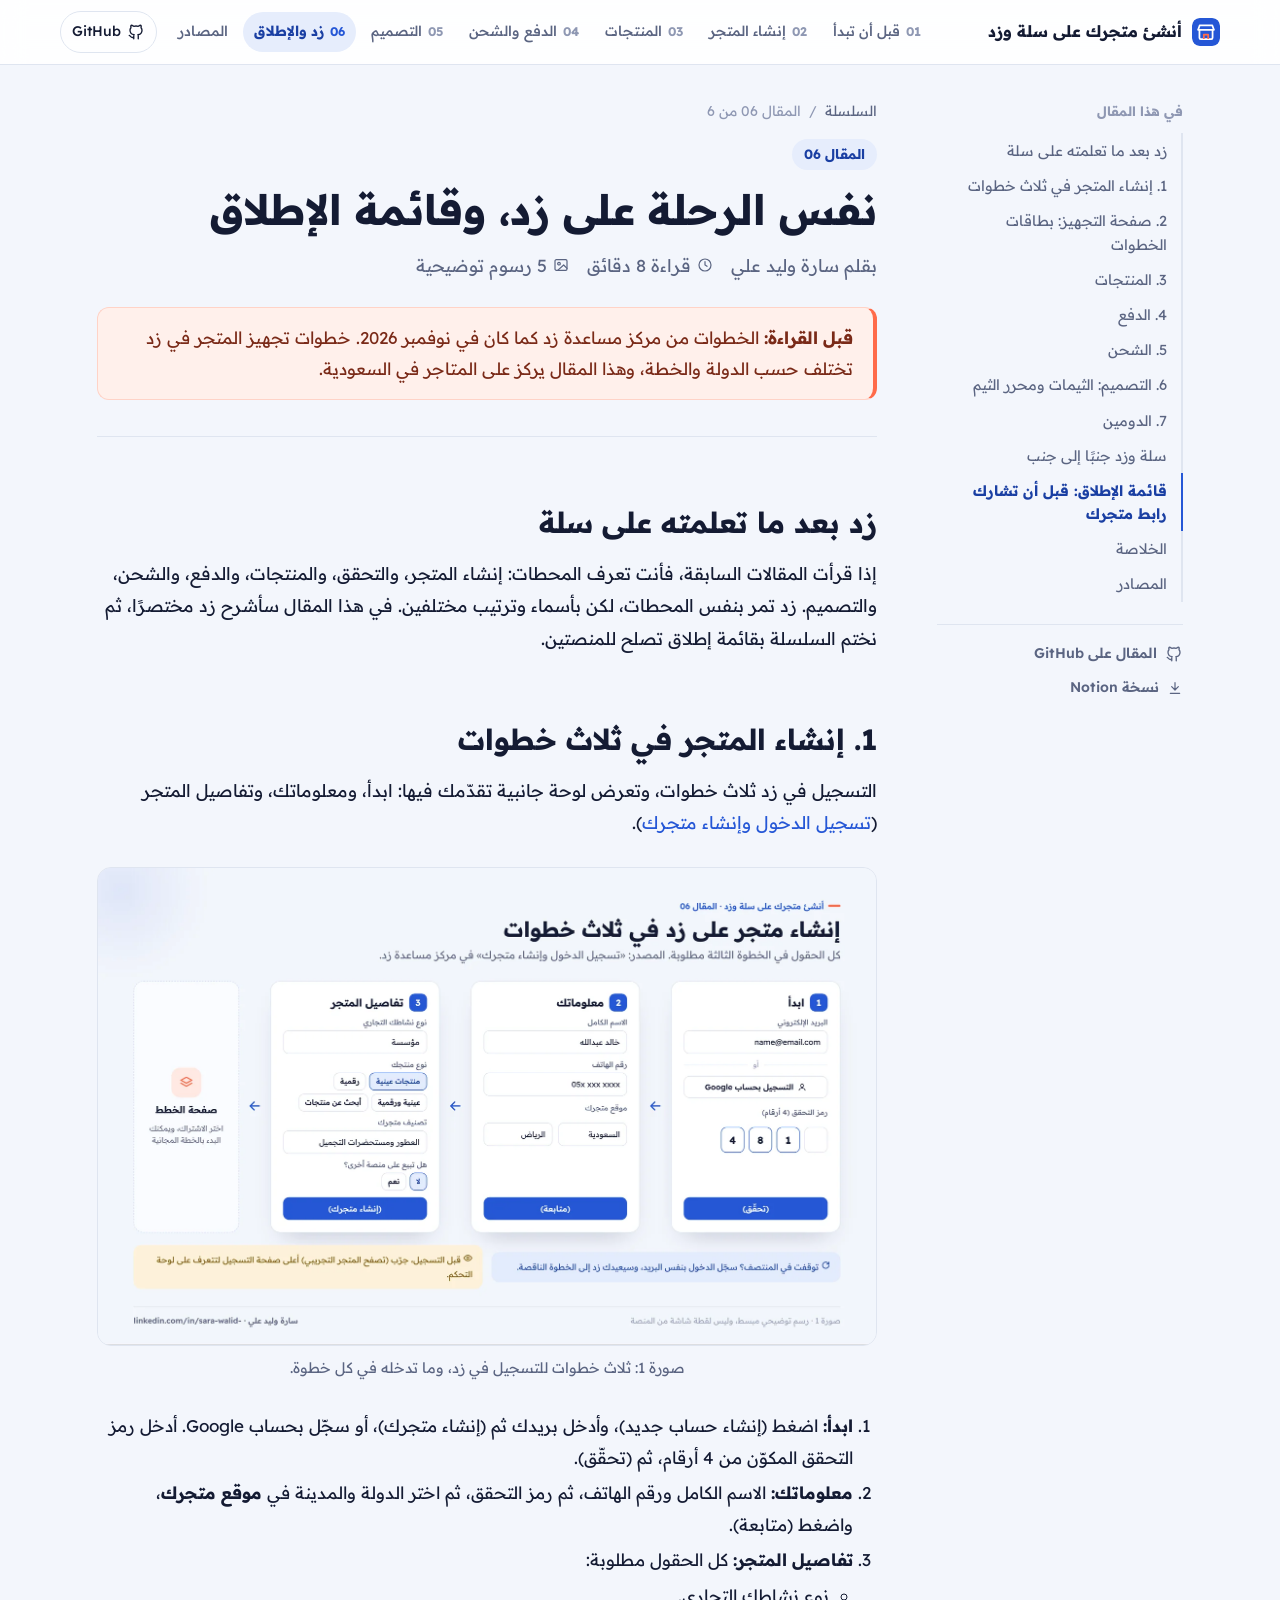
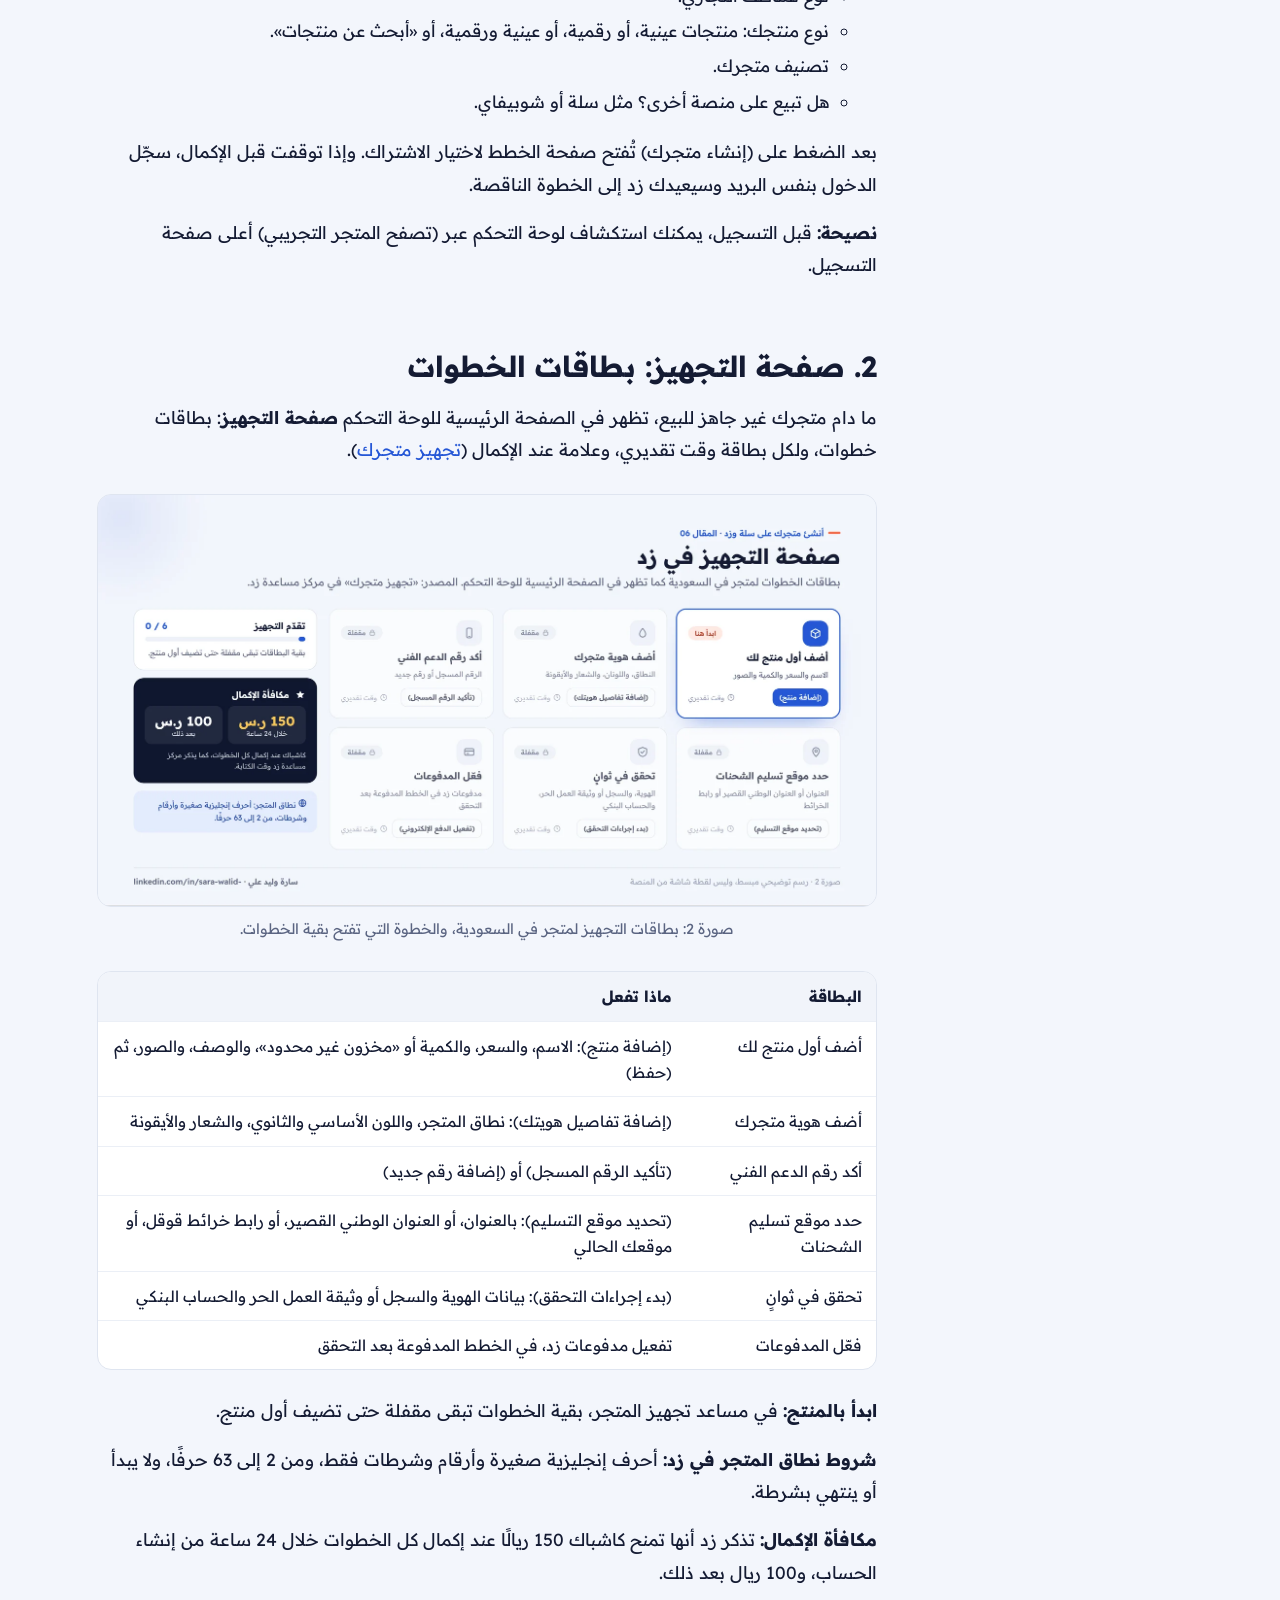
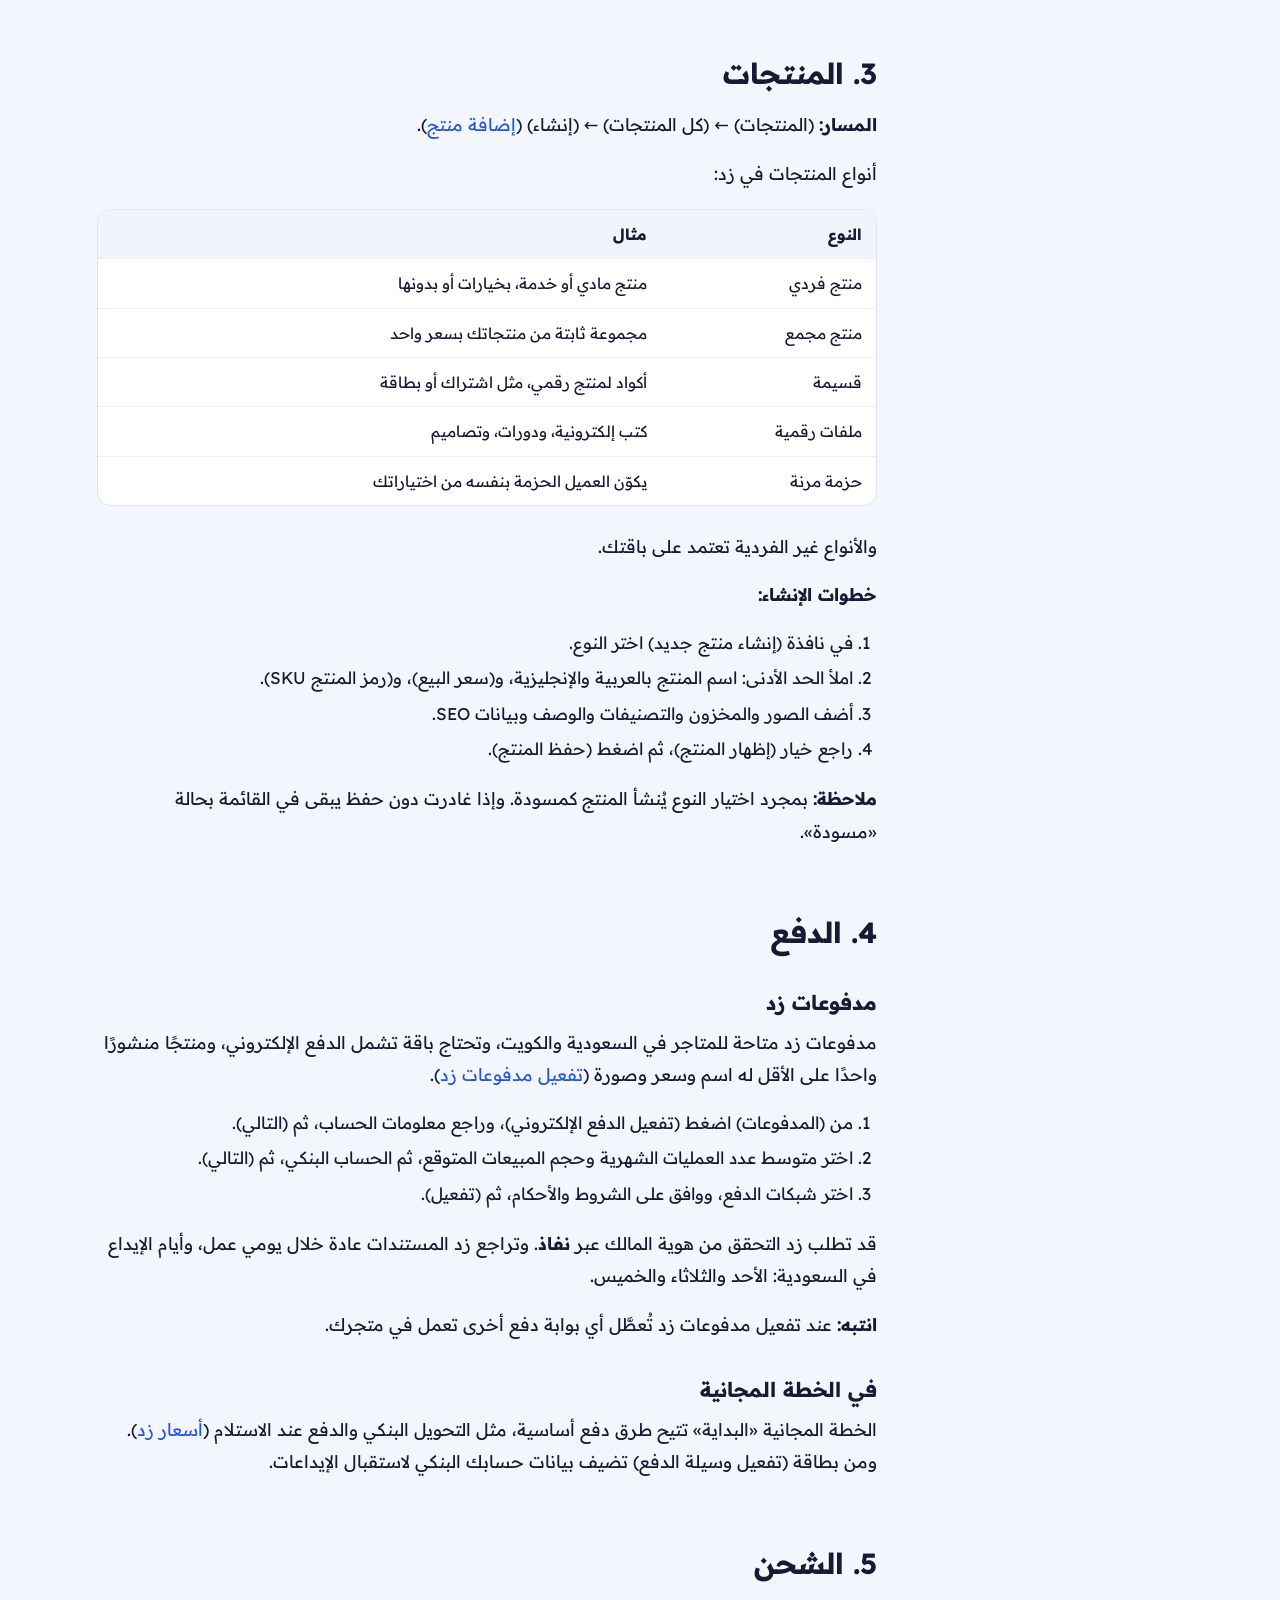
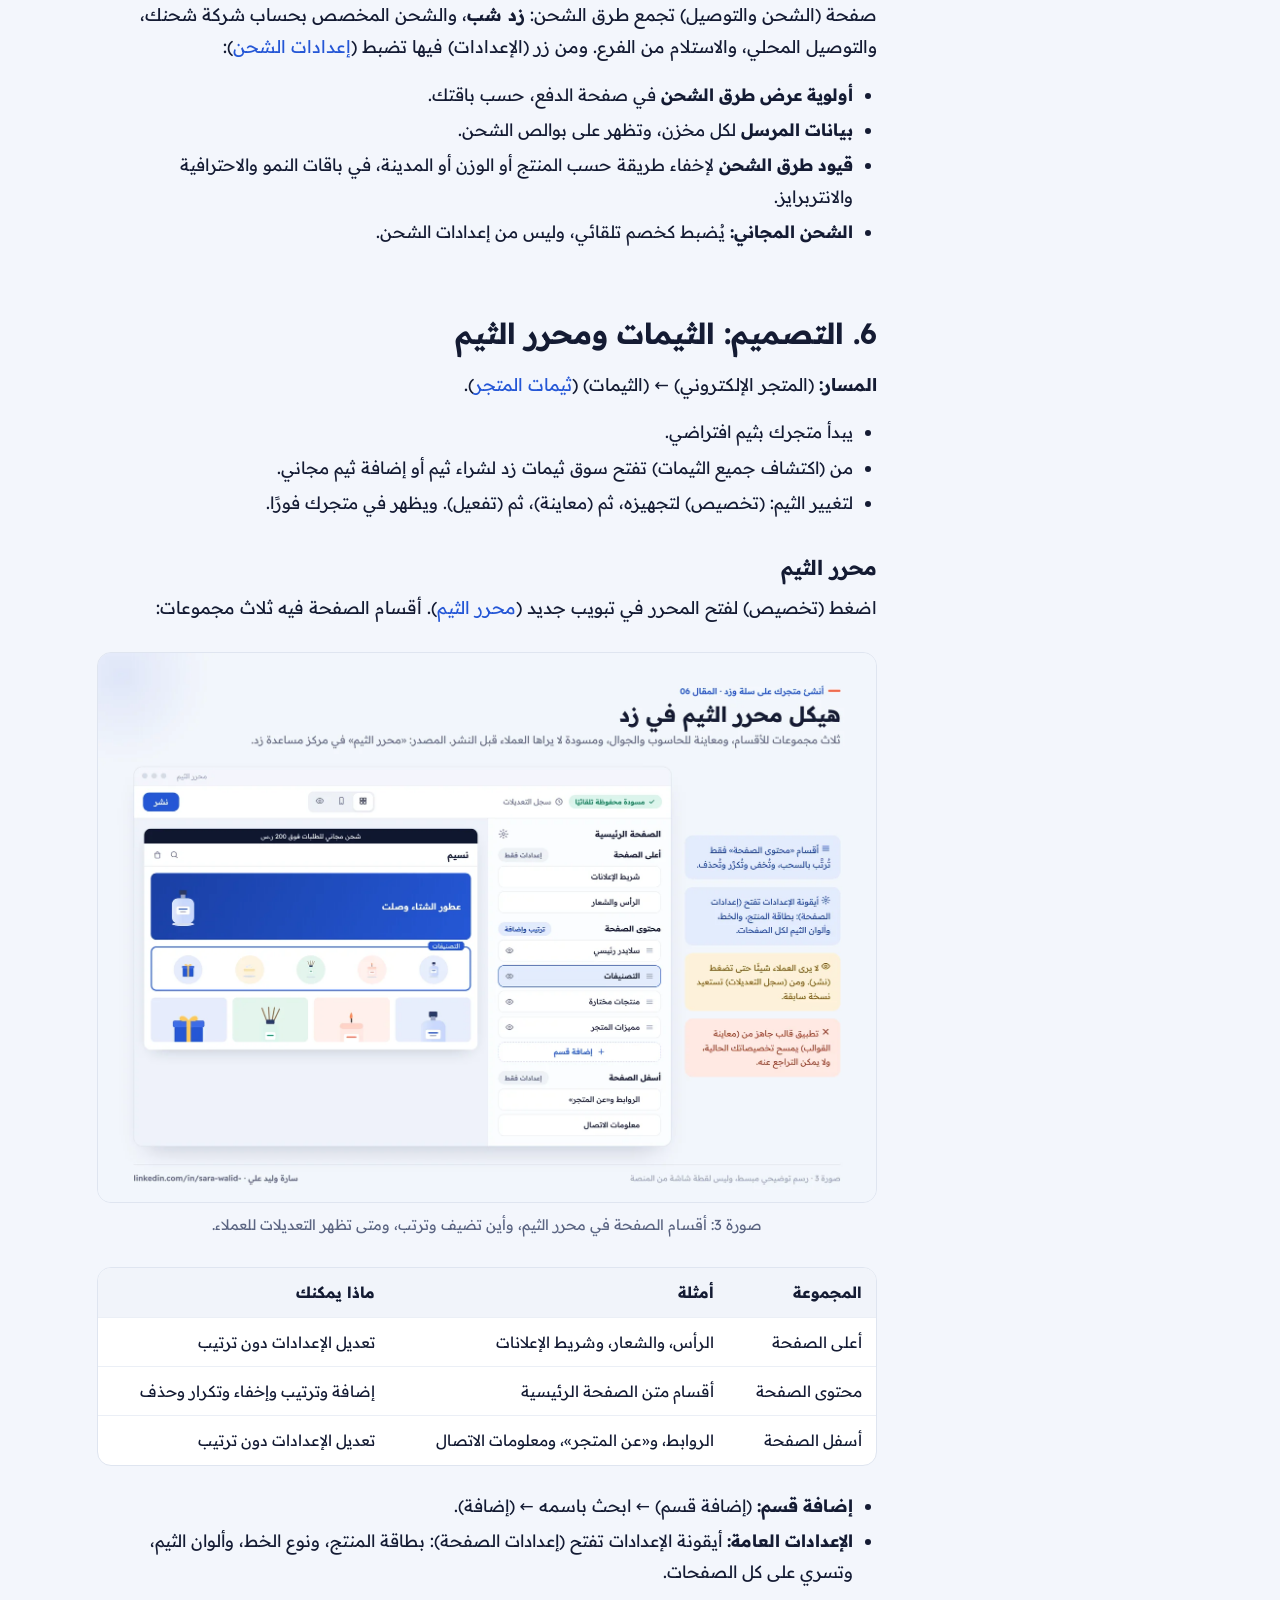
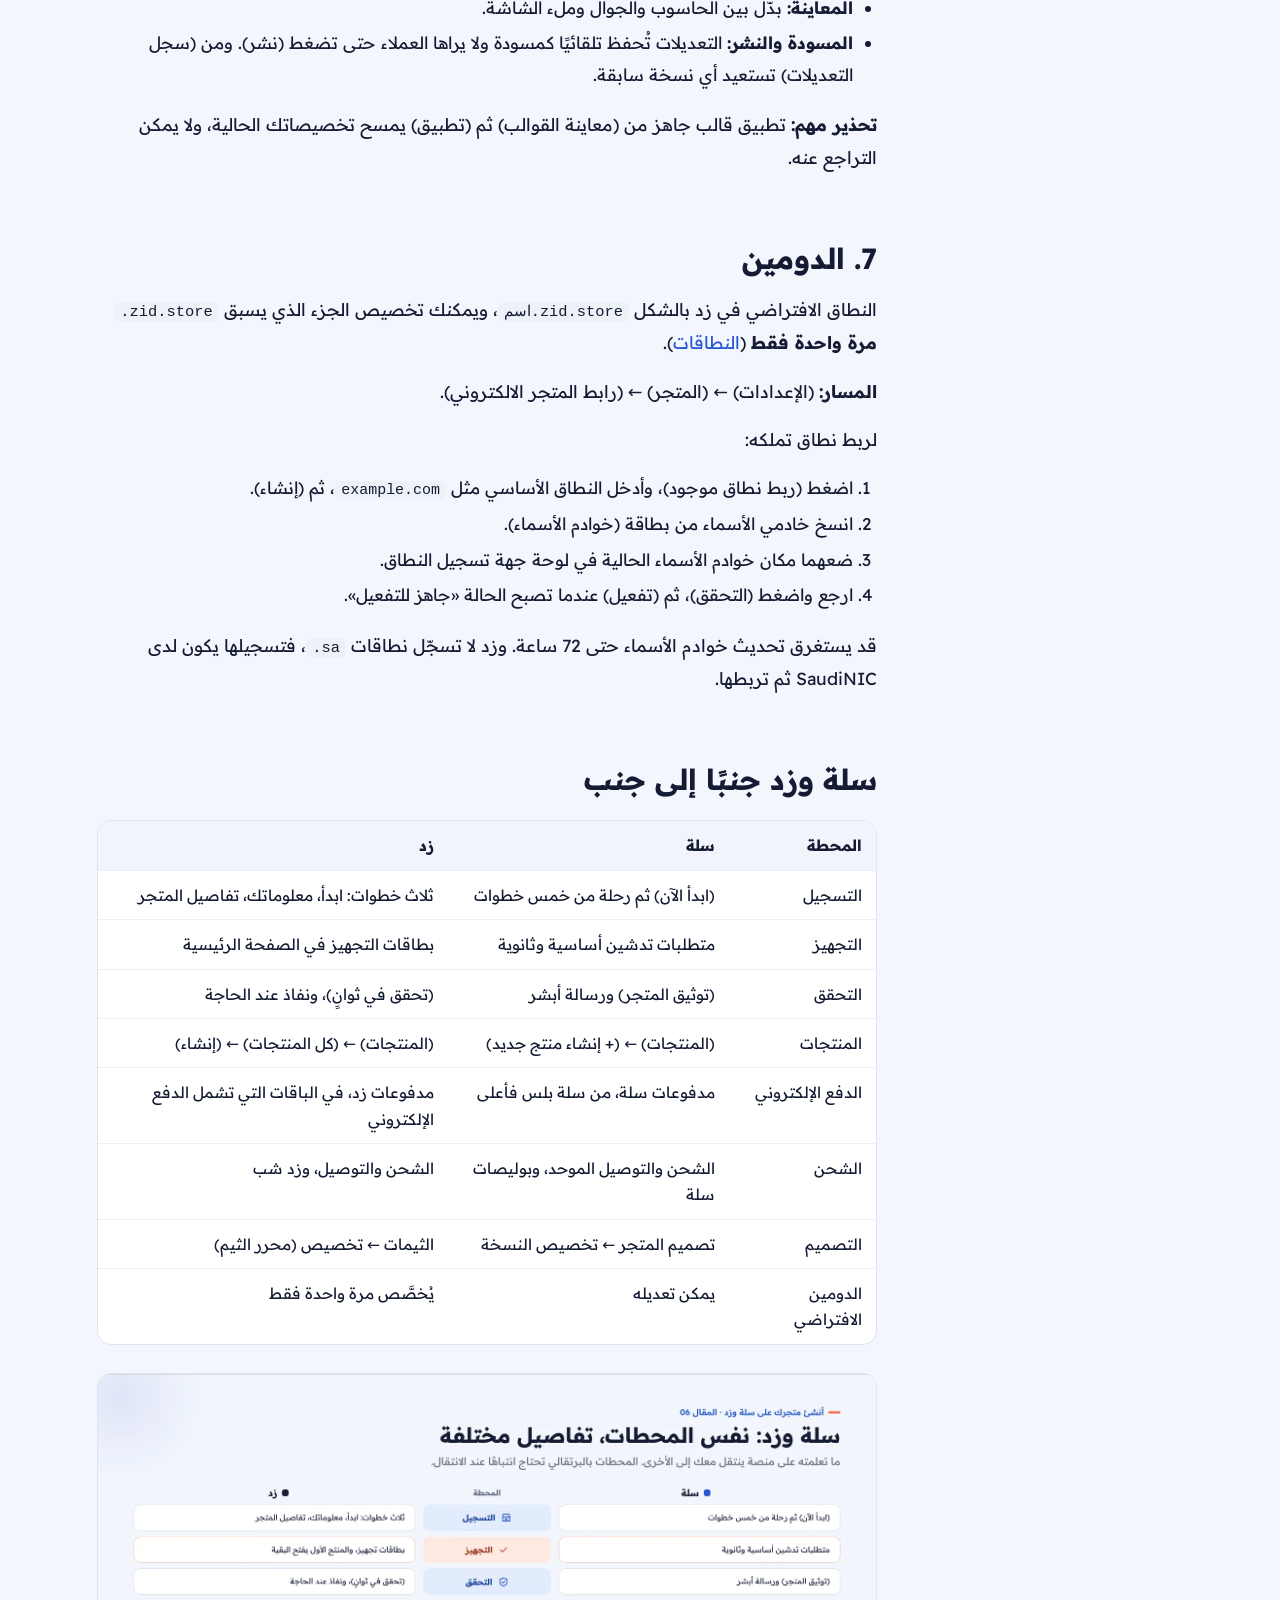
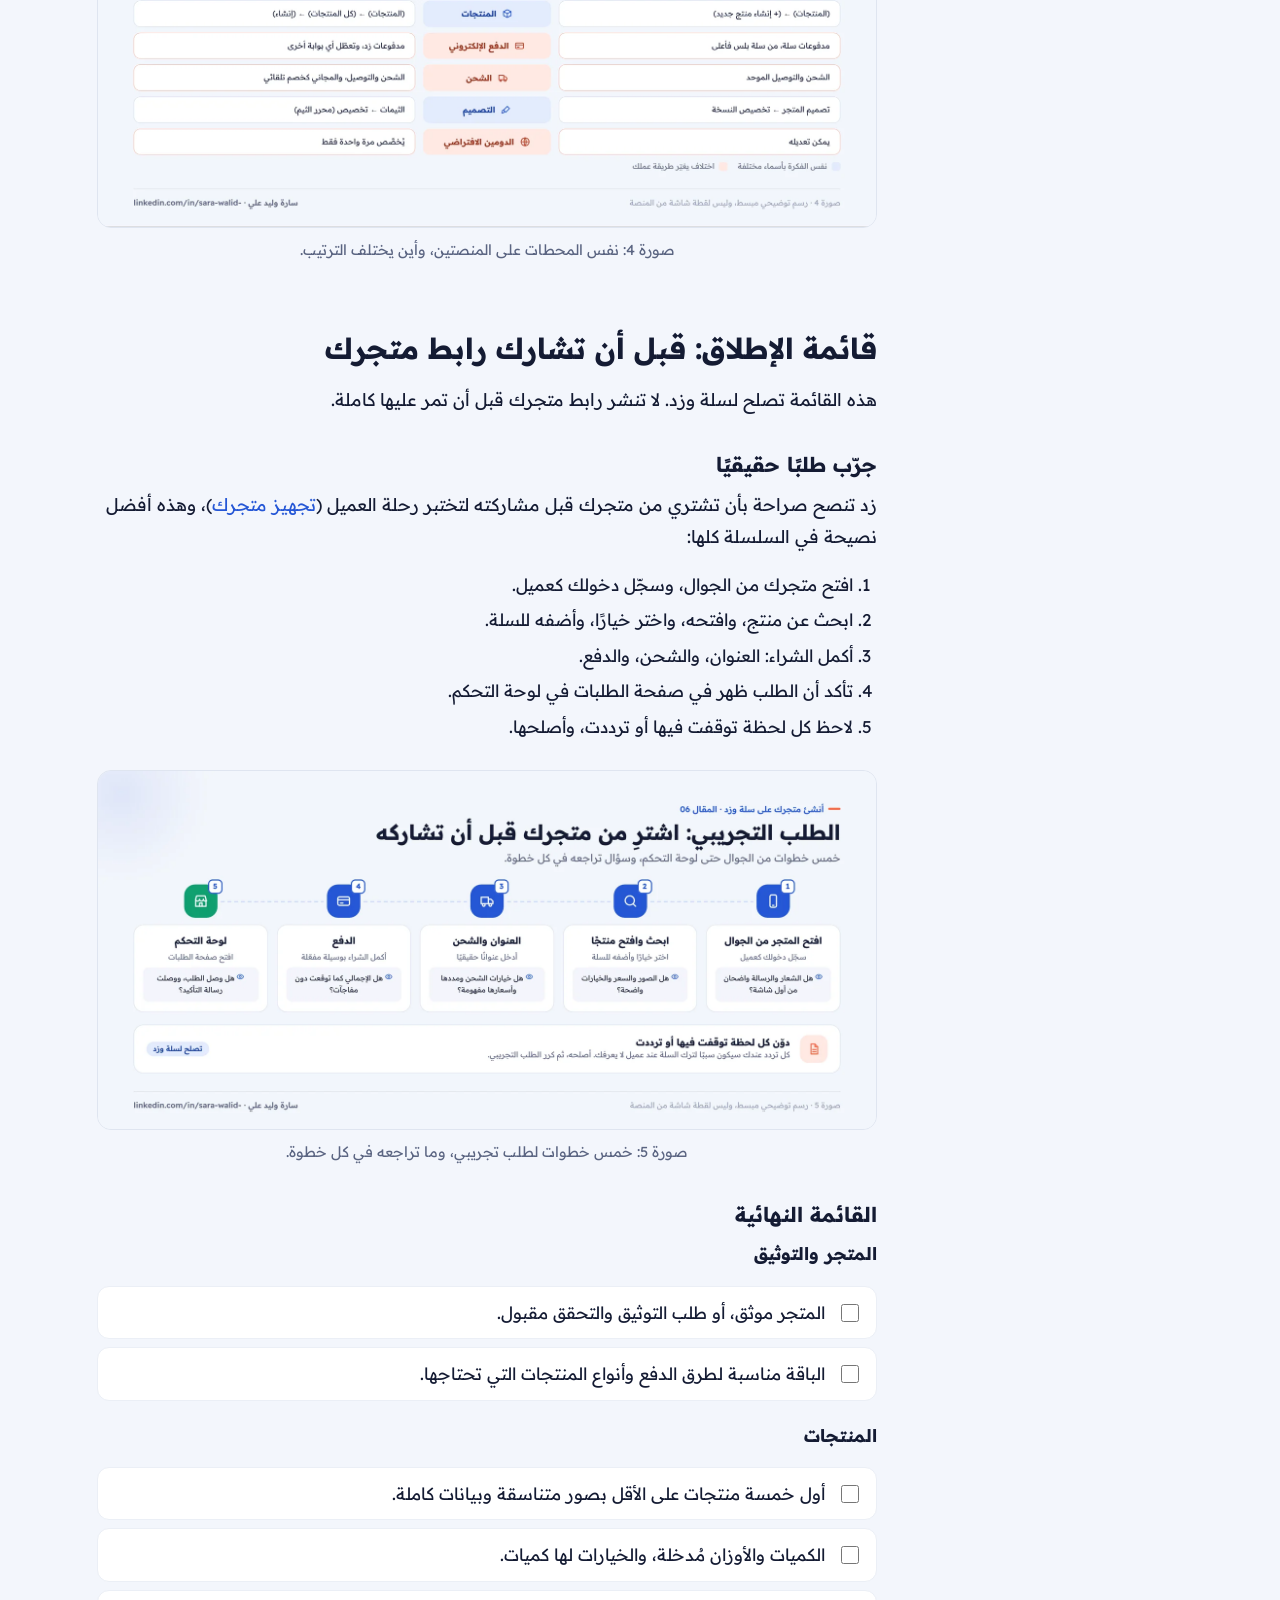
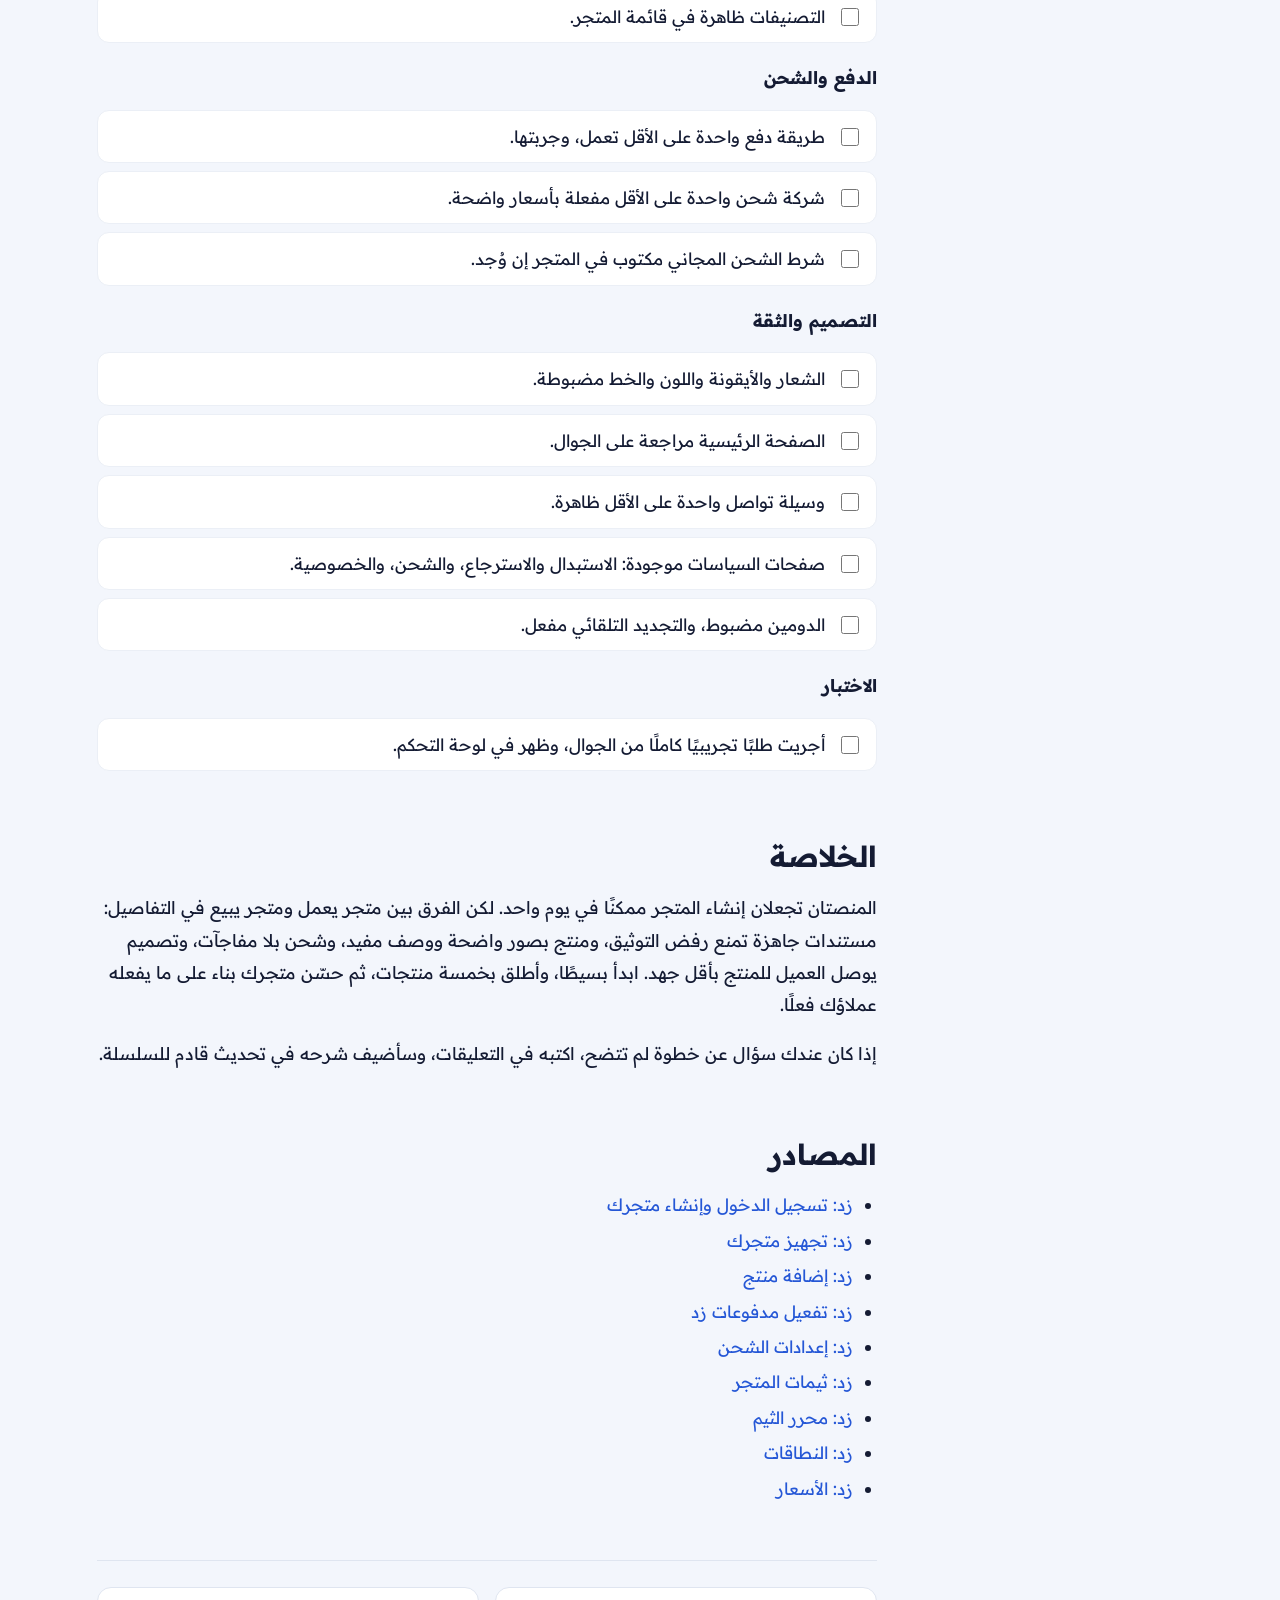
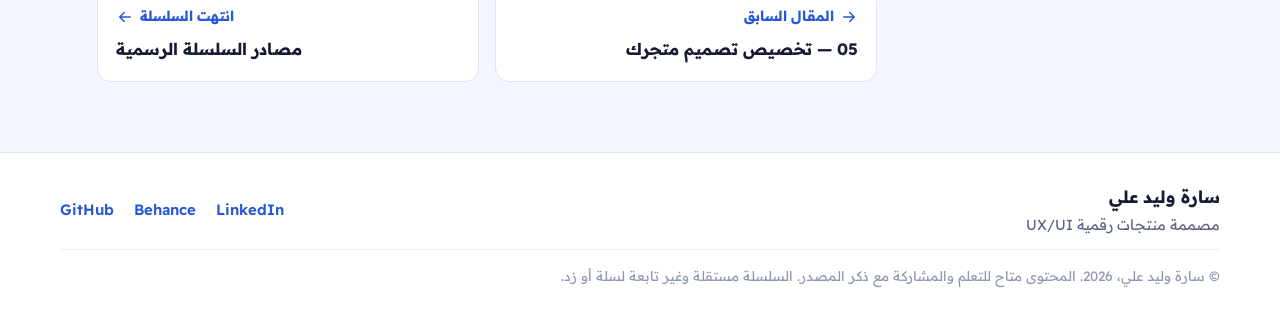
<file: docs/06-zid-and-launch.html>
<!doctype html>
<html lang="ar" dir="rtl">
<head>
<meta charset="utf-8">
<meta name="viewport" content="width=device-width, initial-scale=1">
<title>نفس الرحلة على زد، وقائمة الإطلاق · أنشئ متجرك على سلة وزد خطوة بخطوة</title>
<meta name="description" content="زد خطوة بخطوة، ومقارنة المنصتين، والطلب التجريبي، وقائمة الإطلاق">
<meta name="author" content="سارة وليد علي">
<link rel="canonical" href="https://sarawalidali.github.io/salla-zid-store-setup-guide/06-zid-and-launch.html">
<meta property="og:type" content="article">
<meta property="og:title" content="نفس الرحلة على زد، وقائمة الإطلاق · أنشئ متجرك على سلة وزد خطوة بخطوة">
<meta property="og:description" content="زد خطوة بخطوة، ومقارنة المنصتين، والطلب التجريبي، وقائمة الإطلاق">
<meta property="og:url" content="https://sarawalidali.github.io/salla-zid-store-setup-guide/06-zid-and-launch.html">
<meta property="og:image" content="https://sarawalidali.github.io/salla-zid-store-setup-guide/assets/og.png">
<meta property="og:locale" content="ar_AR">
<meta name="twitter:card" content="summary_large_image">
<meta name="theme-color" content="#0F1730">
<link rel="icon" href="assets/favicon.svg" type="image/svg+xml">
<link rel="preconnect" href="https://fonts.googleapis.com">
<link rel="preconnect" href="https://fonts.gstatic.com" crossorigin>
<link href="https://fonts.googleapis.com/css2?family=Readex+Pro:wght@400;500;600;700&display=swap" rel="stylesheet">
<link rel="stylesheet" href="assets/style.css">
</head>
<body>
<div class="progress" aria-hidden="true"><span></span></div>
<header class="topbar"><div class="wrap topbar-in">
  <a class="brand" href="index.html"><span class="brand-mark" aria-hidden="true"></span><span>أنشئ متجرك على سلة وزد</span></a>
  <button class="menu-btn" aria-label="القائمة" aria-expanded="false"><svg viewBox="0 0 24 24" width="22" height="22" fill="none" stroke="currentColor" stroke-width="2" stroke-linecap="round"><path d="M4 7h16M4 12h16M4 17h16"/></svg></button>
  <nav class="nav" aria-label="المقالات"><a href="01-before-you-start.html" class=""><b>01</b>قبل أن تبدأ</a><a href="02-create-salla-store.html" class=""><b>02</b>إنشاء المتجر</a><a href="03-products.html" class=""><b>03</b>المنتجات</a><a href="04-payments-shipping.html" class=""><b>04</b>الدفع والشحن</a><a href="05-design-customization.html" class=""><b>05</b>التصميم</a><a href="06-zid-and-launch.html" class="on"><b>06</b>زد والإطلاق</a><a href="sources.html" class="">المصادر</a><a class="gh" href="https://github.com/sarawalidali/salla-zid-store-setup-guide" target="_blank" rel="noopener" aria-label="الريبو على GitHub"><svg viewBox="0 0 24 24" width="18" height="18" fill="none" stroke="currentColor" stroke-width="1.8" stroke-linecap="round" stroke-linejoin="round"><path d="M9 19c-4 1.5-4-2-6-2.5M15 21v-3.5c0-1 .1-1.4-.5-2 2.8-.3 5.5-1.4 5.5-6a4.6 4.6 0 0 0-1.3-3.2 4.3 4.3 0 0 0-.1-3.2s-1.1-.3-3.5 1.3a12 12 0 0 0-6.2 0C6.5 2.8 5.4 3.1 5.4 3.1a4.3 4.3 0 0 0-.1 3.2A4.6 4.6 0 0 0 4 9.5c0 4.6 2.7 5.7 5.5 6-.6.6-.6 1.2-.5 2V21"/></svg><span>GitHub</span></a></nav>
</div></header>

<main class="wrap article-layout">
  <aside class="toc" aria-label="محتوى المقال"><div class="toc-title">في هذا المقال</div><ol><li><a href="#زد-بعد-ما-تعلمته-على-سلة">زد بعد ما تعلمته على سلة</a></li><li><a href="#1-إنشاء-المتجر-في-ثلاث-خطوات">1. إنشاء المتجر في ثلاث خطوات</a></li><li><a href="#2-صفحة-التجهيز-بطاقات-الخطوات">2. صفحة التجهيز: بطاقات الخطوات</a></li><li><a href="#3-المنتجات">3. المنتجات</a></li><li><a href="#4-الدفع">4. الدفع</a></li><li><a href="#5-الشحن">5. الشحن</a></li><li><a href="#6-التصميم-الثيمات-ومحرر-الثيم">6. التصميم: الثيمات ومحرر الثيم</a></li><li><a href="#7-الدومين">7. الدومين</a></li><li><a href="#سلة-وزد-جنبا-إلى-جنب">سلة وزد جنبًا إلى جنب</a></li><li><a href="#قائمة-الإطلاق-قبل-أن-تشارك-رابط-متجرك">قائمة الإطلاق: قبل أن تشارك رابط متجرك</a></li><li><a href="#الخلاصة">الخلاصة</a></li><li><a href="#المصادر">المصادر</a></li></ol>
    <div class="toc-extra"><a href="https://github.com/sarawalidali/salla-zid-store-setup-guide/tree/main/articles/06-zid-and-launch" target="_blank" rel="noopener"><svg viewBox="0 0 24 24" width="18" height="18" fill="none" stroke="currentColor" stroke-width="1.8" stroke-linecap="round" stroke-linejoin="round"><path d="M9 19c-4 1.5-4-2-6-2.5M15 21v-3.5c0-1 .1-1.4-.5-2 2.8-.3 5.5-1.4 5.5-6a4.6 4.6 0 0 0-1.3-3.2 4.3 4.3 0 0 0-.1-3.2s-1.1-.3-3.5 1.3a12 12 0 0 0-6.2 0C6.5 2.8 5.4 3.1 5.4 3.1a4.3 4.3 0 0 0-.1 3.2A4.6 4.6 0 0 0 4 9.5c0 4.6 2.7 5.7 5.5 6-.6.6-.6 1.2-.5 2V21"/></svg> المقال على GitHub</a><a href="https://github.com/sarawalidali/salla-zid-store-setup-guide/raw/main/notion/06-zid-and-launch.zip"><svg viewBox="0 0 24 24" width="16" height="16" fill="none" stroke="currentColor" stroke-width="1.8" stroke-linecap="round" stroke-linejoin="round"><path d="M12 4v11M7 10l5 5 5-5M5 20h14"/></svg> نسخة Notion</a></div></aside>
  <article class="prose">
    <nav class="crumbs"><a href="index.html">السلسلة</a><span>/</span><span>المقال 06 من 6</span></nav>
    <header class="article-head"><span class="kicker">المقال 06</span><h1>نفس الرحلة على زد، وقائمة الإطلاق</h1>
      <p class="meta"><span>بقلم سارة وليد علي</span><span><svg viewBox="0 0 24 24" width="16" height="16" fill="none" stroke="currentColor" stroke-width="1.8" stroke-linecap="round"><circle cx="12" cy="12" r="9"/><path d="M12 7v5l3 2"/></svg> قراءة 8 دقائق</span><span><svg viewBox="0 0 24 24" width="16" height="16" fill="none" stroke="currentColor" stroke-width="1.8" stroke-linecap="round" stroke-linejoin="round"><rect x="3" y="4" width="18" height="16" rx="2"/><circle cx="9" cy="10" r="2"/><path d="M21 17l-5-5-9 8"/></svg> 5 رسوم توضيحية</span></p></header>
    <details class="toc-mobile"><summary>في هذا المقال</summary><ol><li><a href="#زد-بعد-ما-تعلمته-على-سلة">زد بعد ما تعلمته على سلة</a></li><li><a href="#1-إنشاء-المتجر-في-ثلاث-خطوات">1. إنشاء المتجر في ثلاث خطوات</a></li><li><a href="#2-صفحة-التجهيز-بطاقات-الخطوات">2. صفحة التجهيز: بطاقات الخطوات</a></li><li><a href="#3-المنتجات">3. المنتجات</a></li><li><a href="#4-الدفع">4. الدفع</a></li><li><a href="#5-الشحن">5. الشحن</a></li><li><a href="#6-التصميم-الثيمات-ومحرر-الثيم">6. التصميم: الثيمات ومحرر الثيم</a></li><li><a href="#7-الدومين">7. الدومين</a></li><li><a href="#سلة-وزد-جنبا-إلى-جنب">سلة وزد جنبًا إلى جنب</a></li><li><a href="#قائمة-الإطلاق-قبل-أن-تشارك-رابط-متجرك">قائمة الإطلاق: قبل أن تشارك رابط متجرك</a></li><li><a href="#الخلاصة">الخلاصة</a></li><li><a href="#المصادر">المصادر</a></li></ol></details>
    <blockquote>
<p><strong>قبل القراءة:</strong> الخطوات من مركز مساعدة زد كما كان في نوفمبر 2026. خطوات تجهيز المتجر في زد تختلف حسب الدولة والخطة، وهذا المقال يركز على المتاجر في السعودية.</p>
</blockquote>
<hr />
<h2 id="زد-بعد-ما-تعلمته-على-سلة">زد بعد ما تعلمته على سلة</h2>
<p>إذا قرأت المقالات السابقة، فأنت تعرف المحطات: إنشاء المتجر، والتحقق، والمنتجات، والدفع، والشحن، والتصميم. زد تمر بنفس المحطات، لكن بأسماء وترتيب مختلفين. في هذا المقال سأشرح زد مختصرًا، ثم نختم السلسلة بقائمة إطلاق تصلح للمنصتين.</p>
<h2 id="1-إنشاء-المتجر-في-ثلاث-خطوات">1. إنشاء المتجر في ثلاث خطوات</h2>
<p>التسجيل في زد ثلاث خطوات، وتعرض لوحة جانبية تقدّمك فيها: ابدأ، ومعلوماتك، وتفاصيل المتجر (<a href="https://help.zid.sa/ar/getting-started/sign-in" target="_blank" rel="noopener">تسجيل الدخول وإنشاء متجرك</a>).</p>
<figure><a class="zoom" href="assets/06-zid-and-launch/01-zid-signup.webp"><img src="assets/06-zid-and-launch/01-zid-signup.webp" alt="إنشاء متجر على زد في ثلاث خطوات" loading="lazy" decoding="async"></a><figcaption>صورة 1: ثلاث خطوات للتسجيل في زد، وما تدخله في كل خطوة.</figcaption></figure>
<ol>
<li><strong>ابدأ:</strong> اضغط (إنشاء حساب جديد)، وأدخل بريدك ثم (إنشاء متجرك)، أو سجّل بحساب Google. أدخل رمز التحقق المكوّن من 4 أرقام، ثم (تحقّق).</li>
<li><strong>معلوماتك:</strong> الاسم الكامل ورقم الهاتف، ثم رمز التحقق، ثم اختر الدولة والمدينة في <strong>موقع متجرك</strong>، واضغط (متابعة).</li>
<li><strong>تفاصيل المتجر:</strong> كل الحقول مطلوبة:<ul>
<li>نوع نشاطك التجاري.</li>
<li>نوع منتجك: منتجات عينية، أو رقمية، أو عينية ورقمية، أو «أبحث عن منتجات».</li>
<li>تصنيف متجرك.</li>
<li>هل تبيع على منصة أخرى؟ مثل سلة أو شوبيفاي.</li>
</ul>
</li>
</ol>
<p>بعد الضغط على (إنشاء متجرك) تُفتح صفحة الخطط لاختيار الاشتراك. وإذا توقفت قبل الإكمال، سجّل الدخول بنفس البريد وسيعيدك زد إلى الخطوة الناقصة.</p>
<p><strong>نصيحة:</strong> قبل التسجيل، يمكنك استكشاف لوحة التحكم عبر (تصفح المتجر التجريبي) أعلى صفحة التسجيل.</p>
<h2 id="2-صفحة-التجهيز-بطاقات-الخطوات">2. صفحة التجهيز: بطاقات الخطوات</h2>
<p>ما دام متجرك غير جاهز للبيع، تظهر في الصفحة الرئيسية للوحة التحكم <strong>صفحة التجهيز</strong>: بطاقات خطوات، ولكل بطاقة وقت تقديري، وعلامة عند الإكمال (<a href="https://help.zid.sa/ar/getting-started/setup-guide" target="_blank" rel="noopener">تجهيز متجرك</a>).</p>
<figure><a class="zoom" href="assets/06-zid-and-launch/02-zid-setup-cards.webp"><img src="assets/06-zid-and-launch/02-zid-setup-cards.webp" alt="بطاقات تجهيز المتجر في زد" loading="lazy" decoding="async"></a><figcaption>صورة 2: بطاقات التجهيز لمتجر في السعودية، والخطوة التي تفتح بقية الخطوات.</figcaption></figure>
<div class="table-wrap"><table>
<thead>
<tr>
<th>البطاقة</th>
<th>ماذا تفعل</th>
</tr>
</thead>
<tbody>
<tr>
<td>أضف أول منتج لك</td>
<td>(إضافة منتج): الاسم، والسعر، والكمية أو «مخزون غير محدود»، والوصف، والصور، ثم (حفظ)</td>
</tr>
<tr>
<td>أضف هوية متجرك</td>
<td>(إضافة تفاصيل هويتك): نطاق المتجر، واللون الأساسي والثانوي، والشعار والأيقونة</td>
</tr>
<tr>
<td>أكد رقم الدعم الفني</td>
<td>(تأكيد الرقم المسجل) أو (إضافة رقم جديد)</td>
</tr>
<tr>
<td>حدد موقع تسليم الشحنات</td>
<td>(تحديد موقع التسليم): بالعنوان، أو العنوان الوطني القصير، أو رابط خرائط قوقل، أو موقعك الحالي</td>
</tr>
<tr>
<td>تحقق في ثوانٍ</td>
<td>(بدء إجراءات التحقق): بيانات الهوية والسجل أو وثيقة العمل الحر والحساب البنكي</td>
</tr>
<tr>
<td>فعّل المدفوعات</td>
<td>تفعيل مدفوعات زد، في الخطط المدفوعة بعد التحقق</td>
</tr>
</tbody>
</table></div>
<p><strong>ابدأ بالمنتج:</strong> في مساعد تجهيز المتجر، بقية الخطوات تبقى مقفلة حتى تضيف أول منتج.</p>
<p><strong>شروط نطاق المتجر في زد:</strong> أحرف إنجليزية صغيرة وأرقام وشرطات فقط، ومن 2 إلى 63 حرفًا، ولا يبدأ أو ينتهي بشرطة.</p>
<p><strong>مكافأة الإكمال:</strong> تذكر زد أنها تمنح كاشباك 150 ريالًا عند إكمال كل الخطوات خلال 24 ساعة من إنشاء الحساب، و100 ريال بعد ذلك.</p>
<h2 id="3-المنتجات">3. المنتجات</h2>
<p><strong>المسار:</strong> (المنتجات) ← (كل المنتجات) ← (إنشاء) (<a href="https://help.zid.sa/ar/products/add-product" target="_blank" rel="noopener">إضافة منتج</a>).</p>
<p>أنواع المنتجات في زد:</p>
<div class="table-wrap"><table>
<thead>
<tr>
<th>النوع</th>
<th>مثال</th>
</tr>
</thead>
<tbody>
<tr>
<td>منتج فردي</td>
<td>منتج مادي أو خدمة، بخيارات أو بدونها</td>
</tr>
<tr>
<td>منتج مجمع</td>
<td>مجموعة ثابتة من منتجاتك بسعر واحد</td>
</tr>
<tr>
<td>قسيمة</td>
<td>أكواد لمنتج رقمي، مثل اشتراك أو بطاقة</td>
</tr>
<tr>
<td>ملفات رقمية</td>
<td>كتب إلكترونية، ودورات، وتصاميم</td>
</tr>
<tr>
<td>حزمة مرنة</td>
<td>يكوّن العميل الحزمة بنفسه من اختياراتك</td>
</tr>
</tbody>
</table></div>
<p>والأنواع غير الفردية تعتمد على باقتك.</p>
<p><strong>خطوات الإنشاء:</strong></p>
<ol>
<li>في نافذة (إنشاء منتج جديد) اختر النوع.</li>
<li>املأ الحد الأدنى: اسم المنتج بالعربية والإنجليزية، و(سعر البيع)، و(رمز المنتج SKU).</li>
<li>أضف الصور والمخزون والتصنيفات والوصف وبيانات SEO.</li>
<li>راجع خيار (إظهار المنتج)، ثم اضغط (حفظ المنتج).</li>
</ol>
<p><strong>ملاحظة:</strong> بمجرد اختيار النوع يُنشأ المنتج كمسودة. وإذا غادرت دون حفظ يبقى في القائمة بحالة «مسودة».</p>
<h2 id="4-الدفع">4. الدفع</h2>
<h3 id="مدفوعات-زد">مدفوعات زد</h3>
<p>مدفوعات زد متاحة للمتاجر في السعودية والكويت، وتحتاج باقة تشمل الدفع الإلكتروني، ومنتجًا منشورًا واحدًا على الأقل له اسم وسعر وصورة (<a href="https://help.zid.sa/ar/payments/activate-zid-payments" target="_blank" rel="noopener">تفعيل مدفوعات زد</a>).</p>
<ol>
<li>من (المدفوعات) اضغط (تفعيل الدفع الإلكتروني)، وراجع معلومات الحساب، ثم (التالي).</li>
<li>اختر متوسط عدد العمليات الشهرية وحجم المبيعات المتوقع، ثم الحساب البنكي، ثم (التالي).</li>
<li>اختر شبكات الدفع، ووافق على الشروط والأحكام، ثم (تفعيل).</li>
</ol>
<p>قد تطلب زد التحقق من هوية المالك عبر <strong>نفاذ</strong>. وتراجع زد المستندات عادة خلال يومي عمل، وأيام الإيداع في السعودية: الأحد والثلاثاء والخميس.</p>
<p><strong>انتبه:</strong> عند تفعيل مدفوعات زد تُعطَّل أي بوابة دفع أخرى تعمل في متجرك.</p>
<h3 id="في-الخطة-المجانية">في الخطة المجانية</h3>
<p>الخطة المجانية «البداية» تتيح طرق دفع أساسية، مثل التحويل البنكي والدفع عند الاستلام (<a href="https://zid.sa/pricing/" target="_blank" rel="noopener">أسعار زد</a>). ومن بطاقة (تفعيل وسيلة الدفع) تضيف بيانات حسابك البنكي لاستقبال الإيداعات.</p>
<h2 id="5-الشحن">5. الشحن</h2>
<p>صفحة (الشحن والتوصيل) تجمع طرق الشحن: <strong>زد شب</strong>، والشحن المخصص بحساب شركة شحنك، والتوصيل المحلي، والاستلام من الفرع. ومن زر (الإعدادات) فيها تضبط (<a href="https://help.zid.sa/ar/logistics/settings" target="_blank" rel="noopener">إعدادات الشحن</a>):</p>
<ul>
<li><strong>أولوية عرض طرق الشحن</strong> في صفحة الدفع، حسب باقتك.</li>
<li><strong>بيانات المرسل</strong> لكل مخزن، وتظهر على بوالص الشحن.</li>
<li><strong>قيود طرق الشحن</strong> لإخفاء طريقة حسب المنتج أو الوزن أو المدينة، في باقات النمو والاحترافية والانتربرايز.</li>
<li><strong>الشحن المجاني:</strong> يُضبط كخصم تلقائي، وليس من إعدادات الشحن.</li>
</ul>
<h2 id="6-التصميم-الثيمات-ومحرر-الثيم">6. التصميم: الثيمات ومحرر الثيم</h2>
<p><strong>المسار:</strong> (المتجر الإلكتروني) ← (الثيمات) (<a href="https://help.zid.sa/ar/online-store/themes" target="_blank" rel="noopener">ثيمات المتجر</a>).</p>
<ul>
<li>يبدأ متجرك بثيم افتراضي.</li>
<li>من (اكتشاف جميع الثيمات) تفتح سوق ثيمات زد لشراء ثيم أو إضافة ثيم مجاني.</li>
<li>لتغيير الثيم: (تخصيص) لتجهيزه، ثم (معاينة)، ثم (تفعيل). ويظهر في متجرك فورًا.</li>
</ul>
<h3 id="محرر-الثيم">محرر الثيم</h3>
<p>اضغط (تخصيص) لفتح المحرر في تبويب جديد (<a href="https://help.zid.sa/ar/online-store/theme-editor" target="_blank" rel="noopener">محرر الثيم</a>). أقسام الصفحة فيه ثلاث مجموعات:</p>
<figure><a class="zoom" href="assets/06-zid-and-launch/03-zid-theme-editor.webp"><img src="assets/06-zid-and-launch/03-zid-theme-editor.webp" alt="هيكل محرر الثيم في زد" loading="lazy" decoding="async"></a><figcaption>صورة 3: أقسام الصفحة في محرر الثيم، وأين تضيف وترتب، ومتى تظهر التعديلات للعملاء.</figcaption></figure>
<div class="table-wrap"><table>
<thead>
<tr>
<th>المجموعة</th>
<th>أمثلة</th>
<th>ماذا يمكنك</th>
</tr>
</thead>
<tbody>
<tr>
<td>أعلى الصفحة</td>
<td>الرأس، والشعار، وشريط الإعلانات</td>
<td>تعديل الإعدادات دون ترتيب</td>
</tr>
<tr>
<td>محتوى الصفحة</td>
<td>أقسام متن الصفحة الرئيسية</td>
<td>إضافة وترتيب وإخفاء وتكرار وحذف</td>
</tr>
<tr>
<td>أسفل الصفحة</td>
<td>الروابط، و«عن المتجر»، ومعلومات الاتصال</td>
<td>تعديل الإعدادات دون ترتيب</td>
</tr>
</tbody>
</table></div>
<ul>
<li><strong>إضافة قسم:</strong> (إضافة قسم) ← ابحث باسمه ← (إضافة).</li>
<li><strong>الإعدادات العامة:</strong> أيقونة الإعدادات تفتح (إعدادات الصفحة): بطاقة المنتج، ونوع الخط، وألوان الثيم، وتسري على كل الصفحات.</li>
<li><strong>المعاينة:</strong> بدّل بين الحاسوب والجوال وملء الشاشة.</li>
<li><strong>المسودة والنشر:</strong> التعديلات تُحفظ تلقائيًا كمسودة ولا يراها العملاء حتى تضغط (نشر). ومن (سجل التعديلات) تستعيد أي نسخة سابقة.</li>
</ul>
<p><strong>تحذير مهم:</strong> تطبيق قالب جاهز من (معاينة القوالب) ثم (تطبيق) يمسح تخصيصاتك الحالية، ولا يمكن التراجع عنه.</p>
<h2 id="7-الدومين">7. الدومين</h2>
<p>النطاق الافتراضي في زد بالشكل <code>اسم.zid.store</code>، ويمكنك تخصيص الجزء الذي يسبق <code>.zid.store</code> <strong>مرة واحدة فقط</strong> (<a href="https://help.zid.sa/ar/store-settings/domains" target="_blank" rel="noopener">النطاقات</a>).</p>
<p><strong>المسار:</strong> (الإعدادات) ← (المتجر) ← (رابط المتجر الالكتروني).</p>
<p>لربط نطاق تملكه:</p>
<ol>
<li>اضغط (ربط نطاق موجود)، وأدخل النطاق الأساسي مثل <code>example.com</code>، ثم (إنشاء).</li>
<li>انسخ خادمي الأسماء من بطاقة (خوادم الأسماء).</li>
<li>ضعهما مكان خوادم الأسماء الحالية في لوحة جهة تسجيل النطاق.</li>
<li>ارجع واضغط (التحقق)، ثم (تفعيل) عندما تصبح الحالة «جاهز للتفعيل».</li>
</ol>
<p>قد يستغرق تحديث خوادم الأسماء حتى 72 ساعة. وزد لا تسجّل نطاقات <code>.sa</code>، فتسجيلها يكون لدى SaudiNIC ثم تربطها.</p>
<h2 id="سلة-وزد-جنبا-إلى-جنب">سلة وزد جنبًا إلى جنب</h2>
<div class="table-wrap"><table>
<thead>
<tr>
<th>المحطة</th>
<th>سلة</th>
<th>زد</th>
</tr>
</thead>
<tbody>
<tr>
<td>التسجيل</td>
<td>(ابدأ الآن) ثم رحلة من خمس خطوات</td>
<td>ثلاث خطوات: ابدأ، معلوماتك، تفاصيل المتجر</td>
</tr>
<tr>
<td>التجهيز</td>
<td>متطلبات تدشين أساسية وثانوية</td>
<td>بطاقات التجهيز في الصفحة الرئيسية</td>
</tr>
<tr>
<td>التحقق</td>
<td>(توثيق المتجر) ورسالة أبشر</td>
<td>(تحقق في ثوانٍ)، ونفاذ عند الحاجة</td>
</tr>
<tr>
<td>المنتجات</td>
<td>(المنتجات) ← (+ إنشاء منتج جديد)</td>
<td>(المنتجات) ← (كل المنتجات) ← (إنشاء)</td>
</tr>
<tr>
<td>الدفع الإلكتروني</td>
<td>مدفوعات سلة، من سلة بلس فأعلى</td>
<td>مدفوعات زد، في الباقات التي تشمل الدفع الإلكتروني</td>
</tr>
<tr>
<td>الشحن</td>
<td>الشحن والتوصيل الموحد، وبوليصات سلة</td>
<td>الشحن والتوصيل، وزد شب</td>
</tr>
<tr>
<td>التصميم</td>
<td>تصميم المتجر ← تخصيص النسخة</td>
<td>الثيمات ← تخصيص (محرر الثيم)</td>
</tr>
<tr>
<td>الدومين الافتراضي</td>
<td>يمكن تعديله</td>
<td>يُخصَّص مرة واحدة فقط</td>
</tr>
</tbody>
</table></div>
<figure><a class="zoom" href="assets/06-zid-and-launch/04-salla-vs-zid.webp"><img src="assets/06-zid-and-launch/04-salla-vs-zid.webp" alt="مقارنة مسار سلة ومسار زد" loading="lazy" decoding="async"></a><figcaption>صورة 4: نفس المحطات على المنصتين، وأين يختلف الترتيب.</figcaption></figure>
<h2 id="قائمة-الإطلاق-قبل-أن-تشارك-رابط-متجرك">قائمة الإطلاق: قبل أن تشارك رابط متجرك</h2>
<p>هذه القائمة تصلح لسلة وزد. لا تنشر رابط متجرك قبل أن تمر عليها كاملة.</p>
<h3 id="جرب-طلبا-حقيقيا">جرّب طلبًا حقيقيًا</h3>
<p>زد تنصح صراحة بأن تشتري من متجرك قبل مشاركته لتختبر رحلة العميل (<a href="https://help.zid.sa/ar/getting-started/setup-guide" target="_blank" rel="noopener">تجهيز متجرك</a>)، وهذه أفضل نصيحة في السلسلة كلها:</p>
<ol>
<li>افتح متجرك من الجوال، وسجّل دخولك كعميل.</li>
<li>ابحث عن منتج، وافتحه، واختر خيارًا، وأضفه للسلة.</li>
<li>أكمل الشراء: العنوان، والشحن، والدفع.</li>
<li>تأكد أن الطلب ظهر في صفحة الطلبات في لوحة التحكم.</li>
<li>لاحظ كل لحظة توقفت فيها أو ترددت، وأصلحها.</li>
</ol>
<figure><a class="zoom" href="assets/06-zid-and-launch/05-test-order.webp"><img src="assets/06-zid-and-launch/05-test-order.webp" alt="رحلة الطلب التجريبي من الجوال حتى لوحة التحكم" loading="lazy" decoding="async"></a><figcaption>صورة 5: خمس خطوات لطلب تجريبي، وما تراجعه في كل خطوة.</figcaption></figure>
<h3 id="القائمة-النهائية">القائمة النهائية</h3>
<p><strong>المتجر والتوثيق</strong></p>
<ul class="checklist">
<li class="task"><label><input type="checkbox"><span>المتجر موثق، أو طلب التوثيق والتحقق مقبول.</span></label></li>
<li class="task"><label><input type="checkbox"><span>الباقة مناسبة لطرق الدفع وأنواع المنتجات التي تحتاجها.</span></label></li>
</ul>
<p><strong>المنتجات</strong></p>
<ul class="checklist">
<li class="task"><label><input type="checkbox"><span>أول خمسة منتجات على الأقل بصور متناسقة وبيانات كاملة.</span></label></li>
<li class="task"><label><input type="checkbox"><span>الكميات والأوزان مُدخلة، والخيارات لها كميات.</span></label></li>
<li class="task"><label><input type="checkbox"><span>التصنيفات ظاهرة في قائمة المتجر.</span></label></li>
</ul>
<p><strong>الدفع والشحن</strong></p>
<ul class="checklist">
<li class="task"><label><input type="checkbox"><span>طريقة دفع واحدة على الأقل تعمل، وجربتها.</span></label></li>
<li class="task"><label><input type="checkbox"><span>شركة شحن واحدة على الأقل مفعلة بأسعار واضحة.</span></label></li>
<li class="task"><label><input type="checkbox"><span>شرط الشحن المجاني مكتوب في المتجر إن وُجد.</span></label></li>
</ul>
<p><strong>التصميم والثقة</strong></p>
<ul class="checklist">
<li class="task"><label><input type="checkbox"><span>الشعار والأيقونة واللون والخط مضبوطة.</span></label></li>
<li class="task"><label><input type="checkbox"><span>الصفحة الرئيسية مراجعة على الجوال.</span></label></li>
<li class="task"><label><input type="checkbox"><span>وسيلة تواصل واحدة على الأقل ظاهرة.</span></label></li>
<li class="task"><label><input type="checkbox"><span>صفحات السياسات موجودة: الاستبدال والاسترجاع، والشحن، والخصوصية.</span></label></li>
<li class="task"><label><input type="checkbox"><span>الدومين مضبوط، والتجديد التلقائي مفعل.</span></label></li>
</ul>
<p><strong>الاختبار</strong></p>
<ul class="checklist">
<li class="task"><label><input type="checkbox"><span>أجريت طلبًا تجريبيًا كاملًا من الجوال، وظهر في لوحة التحكم.</span></label></li>
</ul>
<h2 id="الخلاصة">الخلاصة</h2>
<p>المنصتان تجعلان إنشاء المتجر ممكنًا في يوم واحد. لكن الفرق بين متجر يعمل ومتجر يبيع في التفاصيل: مستندات جاهزة تمنع رفض التوثيق، ومنتج بصور واضحة ووصف مفيد، وشحن بلا مفاجآت، وتصميم يوصل العميل للمنتج بأقل جهد. ابدأ بسيطًا، وأطلق بخمسة منتجات، ثم حسّن متجرك بناء على ما يفعله عملاؤك فعلًا.</p>
<p>إذا كان عندك سؤال عن خطوة لم تتضح، اكتبه في التعليقات، وسأضيف شرحه في تحديث قادم للسلسلة.</p>
<h2 id="المصادر">المصادر</h2>
<ul>
<li><a href="https://help.zid.sa/ar/getting-started/sign-in" target="_blank" rel="noopener">زد: تسجيل الدخول وإنشاء متجرك</a></li>
<li><a href="https://help.zid.sa/ar/getting-started/setup-guide" target="_blank" rel="noopener">زد: تجهيز متجرك</a></li>
<li><a href="https://help.zid.sa/ar/products/add-product" target="_blank" rel="noopener">زد: إضافة منتج</a></li>
<li><a href="https://help.zid.sa/ar/payments/activate-zid-payments" target="_blank" rel="noopener">زد: تفعيل مدفوعات زد</a></li>
<li><a href="https://help.zid.sa/ar/logistics/settings" target="_blank" rel="noopener">زد: إعدادات الشحن</a></li>
<li><a href="https://help.zid.sa/ar/online-store/themes" target="_blank" rel="noopener">زد: ثيمات المتجر</a></li>
<li><a href="https://help.zid.sa/ar/online-store/theme-editor" target="_blank" rel="noopener">زد: محرر الثيم</a></li>
<li><a href="https://help.zid.sa/ar/store-settings/domains" target="_blank" rel="noopener">زد: النطاقات</a></li>
<li><a href="https://zid.sa/pricing/" target="_blank" rel="noopener">زد: الأسعار</a></li>
</ul>
    <nav class="pager" aria-label="التنقل بين المقالات"><a class="pg prev" href="05-design-customization.html"><span class="pg-dir"><svg viewBox="0 0 24 24" width="18" height="18" fill="none" stroke="currentColor" stroke-width="2" stroke-linecap="round" stroke-linejoin="round"><path d="M5 12h14M13 6l6 6-6 6"/></svg> المقال السابق</span><span class="pg-title">05 — تخصيص تصميم متجرك</span></a><a class="pg next" href="sources.html"><span class="pg-dir">انتهت السلسلة <svg viewBox="0 0 24 24" width="18" height="18" fill="none" stroke="currentColor" stroke-width="2" stroke-linecap="round" stroke-linejoin="round"><path d="M19 12H5M11 6l-6 6 6 6"/></svg></span><span class="pg-title">مصادر السلسلة الرسمية</span></a></nav>
  </article>
</main>
<footer class="site-foot"><div class="wrap foot-in">
  <div><div class="foot-name">سارة وليد علي</div><div class="foot-role">مصممة منتجات رقمية UX/UI</div></div>
  <nav class="foot-links"><a href="https://www.linkedin.com/in/sara-walid-/" target="_blank" rel="noopener">LinkedIn</a><a href="https://www.behance.net/sarawalid2000" target="_blank" rel="noopener">Behance</a><a href="https://github.com/sarawalidali/salla-zid-store-setup-guide" target="_blank" rel="noopener">GitHub</a></nav>
  <div class="foot-copy">© سارة وليد علي، 2026. المحتوى متاح للتعلم والمشاركة مع ذكر المصدر. السلسلة مستقلة وغير تابعة لسلة أو زد.</div>
</div></footer>
<div class="lightbox" hidden><button class="lb-close" aria-label="إغلاق">×</button><img alt=""></div>
<script src="assets/site.js"></script>
</body>
</html>
</file>
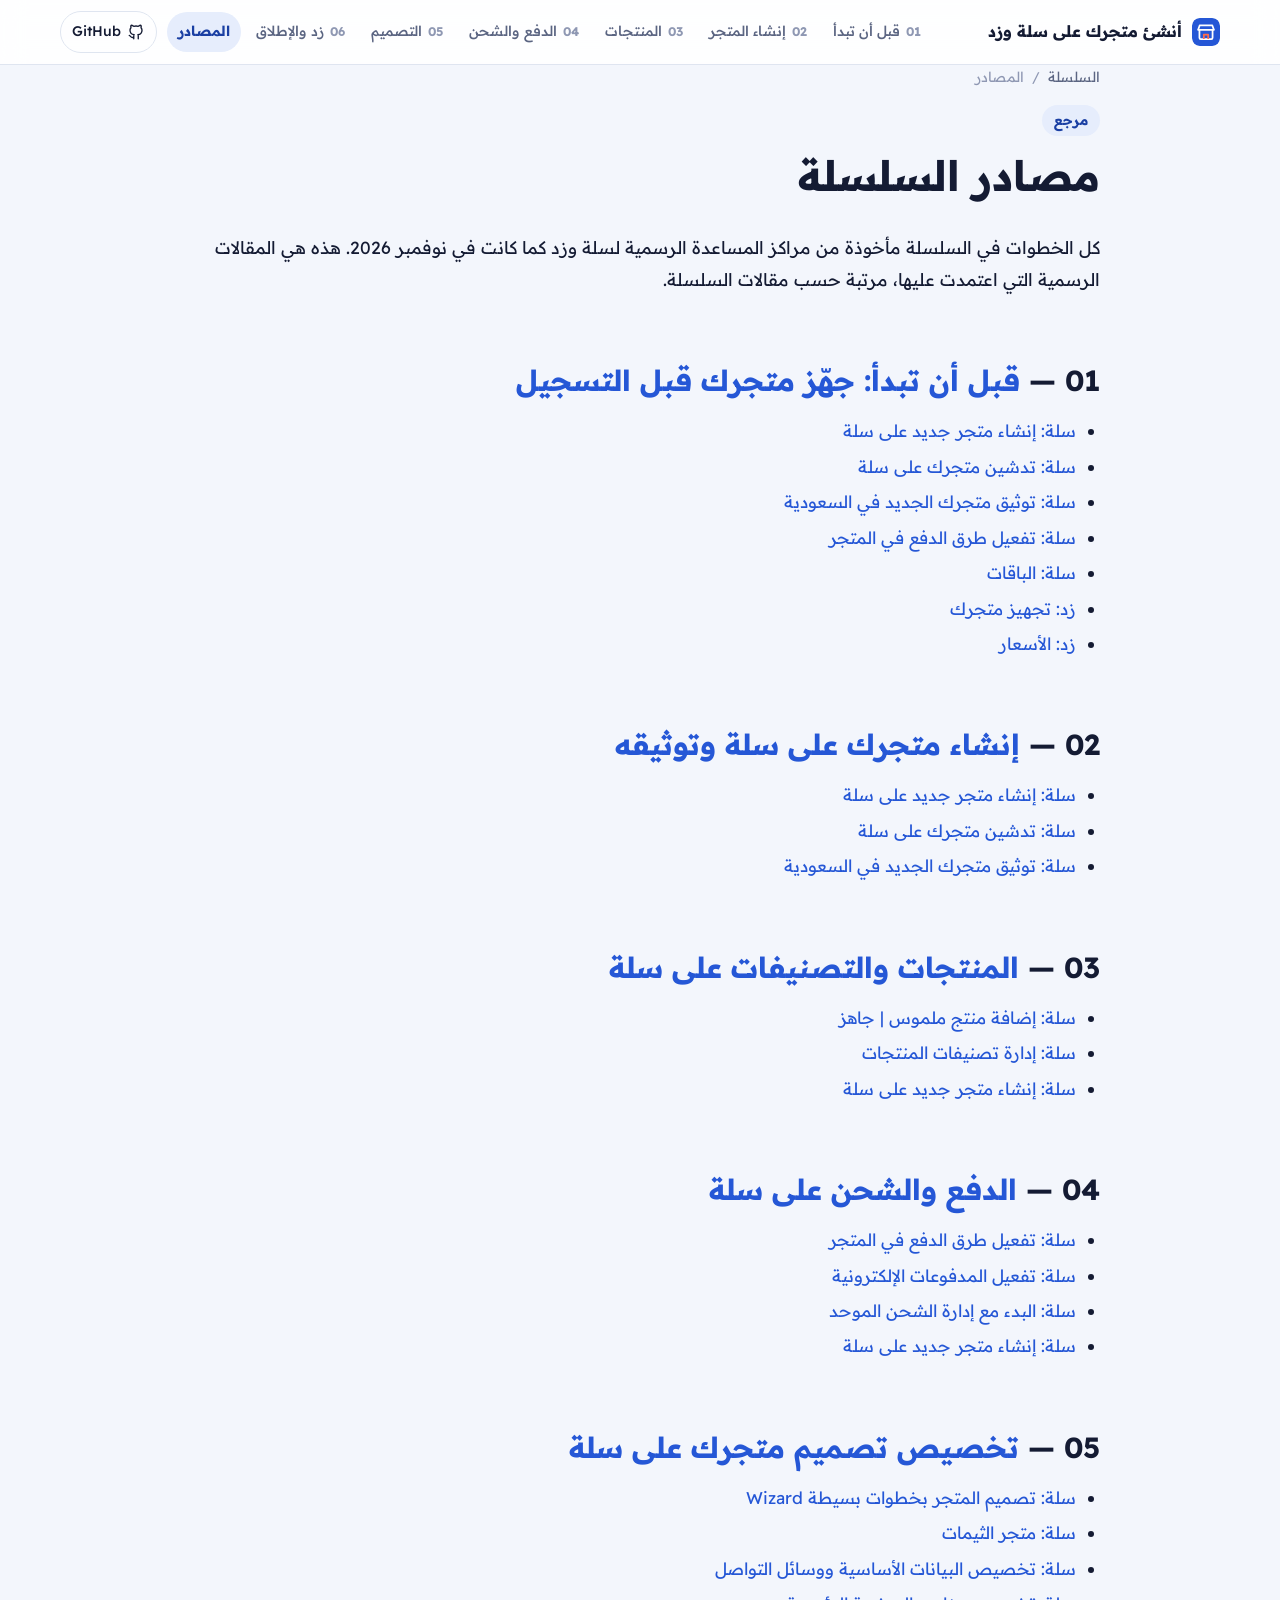
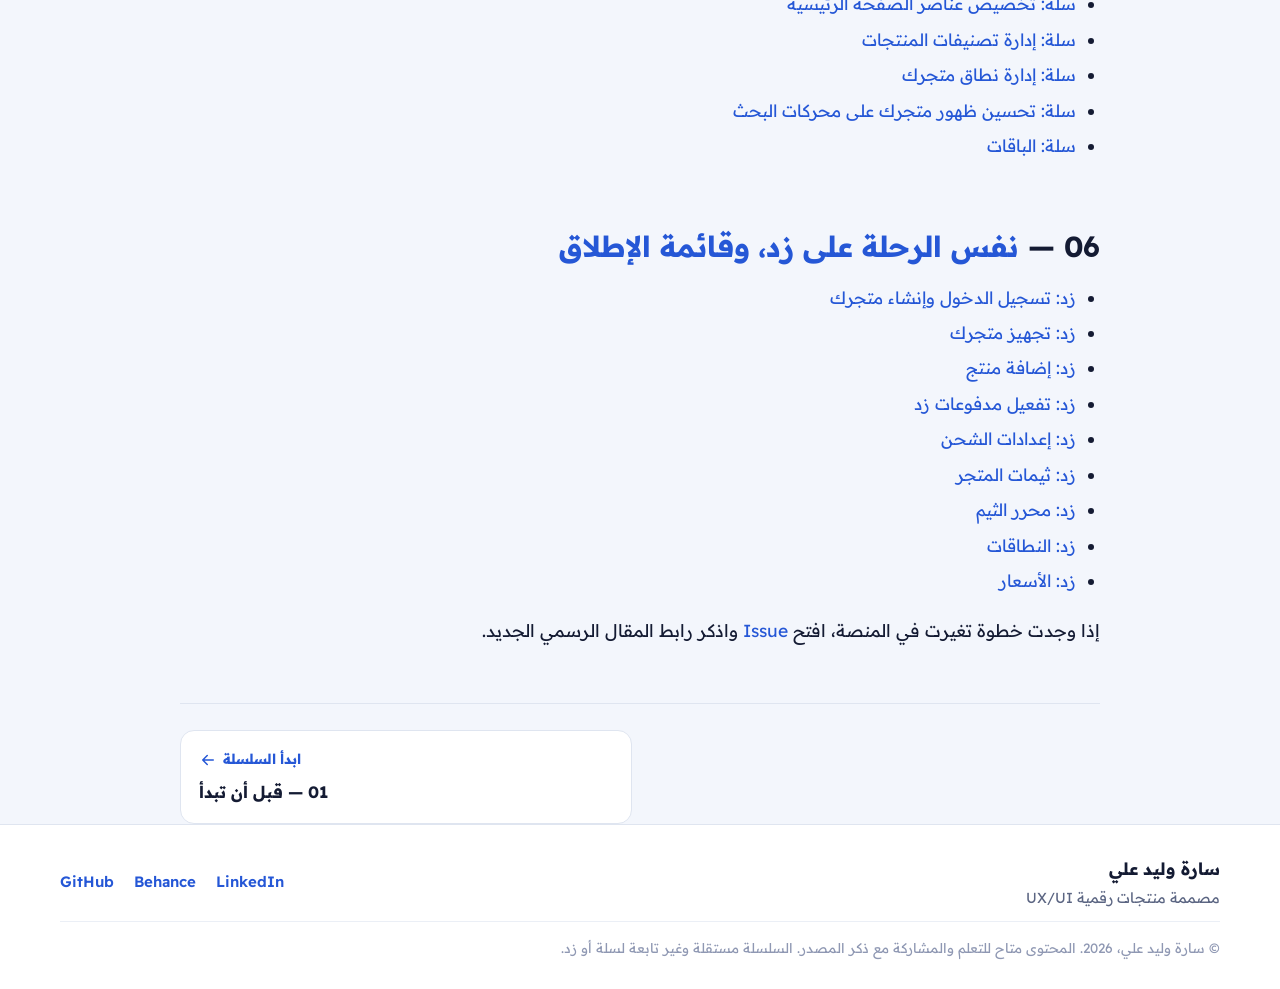
<file: docs/sources.html>
<!doctype html>
<html lang="ar" dir="rtl">
<head>
<meta charset="utf-8">
<meta name="viewport" content="width=device-width, initial-scale=1">
<title>مصادر السلسلة · أنشئ متجرك على سلة وزد خطوة بخطوة</title>
<meta name="description" content="المقالات الرسمية من مراكز مساعدة سلة وزد التي اعتمدت عليها السلسلة.">
<meta name="author" content="سارة وليد علي">
<link rel="canonical" href="https://sarawalidali.github.io/salla-zid-store-setup-guide/sources.html">
<meta property="og:type" content="website">
<meta property="og:title" content="مصادر السلسلة · أنشئ متجرك على سلة وزد خطوة بخطوة">
<meta property="og:description" content="المقالات الرسمية من مراكز مساعدة سلة وزد التي اعتمدت عليها السلسلة.">
<meta property="og:url" content="https://sarawalidali.github.io/salla-zid-store-setup-guide/sources.html">
<meta property="og:image" content="https://sarawalidali.github.io/salla-zid-store-setup-guide/assets/og.png">
<meta property="og:locale" content="ar_AR">
<meta name="twitter:card" content="summary_large_image">
<meta name="theme-color" content="#0F1730">
<link rel="icon" href="assets/favicon.svg" type="image/svg+xml">
<link rel="preconnect" href="https://fonts.googleapis.com">
<link rel="preconnect" href="https://fonts.gstatic.com" crossorigin>
<link href="https://fonts.googleapis.com/css2?family=Readex+Pro:wght@400;500;600;700&display=swap" rel="stylesheet">
<link rel="stylesheet" href="assets/style.css">
</head>
<body>
<div class="progress" aria-hidden="true"><span></span></div>
<header class="topbar"><div class="wrap topbar-in">
  <a class="brand" href="index.html"><span class="brand-mark" aria-hidden="true"></span><span>أنشئ متجرك على سلة وزد</span></a>
  <button class="menu-btn" aria-label="القائمة" aria-expanded="false"><svg viewBox="0 0 24 24" width="22" height="22" fill="none" stroke="currentColor" stroke-width="2" stroke-linecap="round"><path d="M4 7h16M4 12h16M4 17h16"/></svg></button>
  <nav class="nav" aria-label="المقالات"><a href="01-before-you-start.html" class=""><b>01</b>قبل أن تبدأ</a><a href="02-create-salla-store.html" class=""><b>02</b>إنشاء المتجر</a><a href="03-products.html" class=""><b>03</b>المنتجات</a><a href="04-payments-shipping.html" class=""><b>04</b>الدفع والشحن</a><a href="05-design-customization.html" class=""><b>05</b>التصميم</a><a href="06-zid-and-launch.html" class=""><b>06</b>زد والإطلاق</a><a href="sources.html" class="on">المصادر</a><a class="gh" href="https://github.com/sarawalidali/salla-zid-store-setup-guide" target="_blank" rel="noopener" aria-label="الريبو على GitHub"><svg viewBox="0 0 24 24" width="18" height="18" fill="none" stroke="currentColor" stroke-width="1.8" stroke-linecap="round" stroke-linejoin="round"><path d="M9 19c-4 1.5-4-2-6-2.5M15 21v-3.5c0-1 .1-1.4-.5-2 2.8-.3 5.5-1.4 5.5-6a4.6 4.6 0 0 0-1.3-3.2 4.3 4.3 0 0 0-.1-3.2s-1.1-.3-3.5 1.3a12 12 0 0 0-6.2 0C6.5 2.8 5.4 3.1 5.4 3.1a4.3 4.3 0 0 0-.1 3.2A4.6 4.6 0 0 0 4 9.5c0 4.6 2.7 5.7 5.5 6-.6.6-.6 1.2-.5 2V21"/></svg><span>GitHub</span></a></nav>
</div></header>

<main class="wrap narrow"><article class="prose wide">
  <nav class="crumbs"><a href="index.html">السلسلة</a><span>/</span><span>المصادر</span></nav>
  <header class="article-head"><span class="kicker">مرجع</span><h1>مصادر السلسلة</h1></header>
  <p>كل الخطوات في السلسلة مأخوذة من مراكز المساعدة الرسمية لسلة وزد كما كانت في نوفمبر 2026. هذه هي المقالات الرسمية التي اعتمدت عليها، مرتبة حسب مقالات السلسلة.</p>
<h2 id="01-قبل-أن-تبدأ-جهز-متجرك-قبل-التسجيل">01 — <a href="01-before-you-start.html">قبل أن تبدأ: جهّز متجرك قبل التسجيل</a></h2>
<ul>
<li><a href="https://help.salla.sa/article/create-new-store-on-salla/uqwvq1ztbcbj7ldi0xwbee7h" target="_blank" rel="noopener">سلة: إنشاء متجر جديد على سلة</a></li>
<li><a href="https://help.salla.sa/article/launch-your-store-on-salla/zgflevdt56pvfugbbnnkzr06" target="_blank" rel="noopener">سلة: تدشين متجرك على سلة</a></li>
<li><a href="https://help.salla.sa/article/verifying-your-new-store-in-saudi-arabia/ig4b4l5hc542j4bcd2tp82bz" target="_blank" rel="noopener">سلة: توثيق متجرك الجديد في السعودية</a></li>
<li><a href="https://help.salla.sa/article/enable-payment-methods-in-your-store-saudi-arabia/dcrwxldslve7spa8eqdgii8g" target="_blank" rel="noopener">سلة: تفعيل طرق الدفع في المتجر</a></li>
<li><a href="https://salla.com/plans" target="_blank" rel="noopener">سلة: الباقات</a></li>
<li><a href="https://help.zid.sa/ar/getting-started/setup-guide" target="_blank" rel="noopener">زد: تجهيز متجرك</a></li>
<li><a href="https://zid.sa/pricing/" target="_blank" rel="noopener">زد: الأسعار</a></li>
</ul>
<h2 id="02-إنشاء-متجرك-على-سلة-وتوثيقه">02 — <a href="02-create-salla-store.html">إنشاء متجرك على سلة وتوثيقه</a></h2>
<ul>
<li><a href="https://help.salla.sa/article/create-new-store-on-salla/uqwvq1ztbcbj7ldi0xwbee7h" target="_blank" rel="noopener">سلة: إنشاء متجر جديد على سلة</a></li>
<li><a href="https://help.salla.sa/article/launch-your-store-on-salla/zgflevdt56pvfugbbnnkzr06" target="_blank" rel="noopener">سلة: تدشين متجرك على سلة</a></li>
<li><a href="https://help.salla.sa/article/verifying-your-new-store-in-saudi-arabia/ig4b4l5hc542j4bcd2tp82bz" target="_blank" rel="noopener">سلة: توثيق متجرك الجديد في السعودية</a></li>
</ul>
<h2 id="03-المنتجات-والتصنيفات-على-سلة">03 — <a href="03-products.html">المنتجات والتصنيفات على سلة</a></h2>
<ul>
<li><a href="https://help.salla.sa/article/add-a-physical-product-ready-product-1/j26383gile80wtexu77744u9" target="_blank" rel="noopener">سلة: إضافة منتج ملموس | جاهز</a></li>
<li><a href="https://help.salla.sa/article/%D8%A5%D8%AF%D8%A7%D8%B1%D8%A9-%D8%AA%D8%B5%D9%86%D9%8A%D9%81%D8%A7%D8%AA-%D8%A7%D9%84%D9%85%D9%86%D8%AA%D8%AC%D8%A7%D8%AA/ghxuwuy7ivin8wyath9w22ch" target="_blank" rel="noopener">سلة: إدارة تصنيفات المنتجات</a></li>
<li><a href="https://help.salla.sa/article/create-new-store-on-salla/uqwvq1ztbcbj7ldi0xwbee7h" target="_blank" rel="noopener">سلة: إنشاء متجر جديد على سلة</a></li>
</ul>
<h2 id="04-الدفع-والشحن-على-سلة">04 — <a href="04-payments-shipping.html">الدفع والشحن على سلة</a></h2>
<ul>
<li><a href="https://help.salla.sa/article/enable-payment-methods-in-your-store-saudi-arabia/dcrwxldslve7spa8eqdgii8g" target="_blank" rel="noopener">سلة: تفعيل طرق الدفع في المتجر</a></li>
<li><a href="https://help.salla.sa/article/%D8%AA%D9%81%D8%B9%D9%8A%D9%84-%D8%A7%D9%84%D9%85%D8%AF%D9%81%D9%88%D8%B9%D8%A7%D8%AA-%D8%A7%D9%84%D8%A5%D9%84%D9%83%D8%AA%D8%B1%D9%88%D9%86%D9%8A%D8%A9/ppros5gh7uqhilhqddqnjgbd" target="_blank" rel="noopener">سلة: تفعيل المدفوعات الإلكترونية</a></li>
<li><a href="https://help.salla.sa/article/shipping-management-getting-started/avovvtw08svsd6wso6g5uras" target="_blank" rel="noopener">سلة: البدء مع إدارة الشحن الموحد</a></li>
<li><a href="https://help.salla.sa/article/create-new-store-on-salla/uqwvq1ztbcbj7ldi0xwbee7h" target="_blank" rel="noopener">سلة: إنشاء متجر جديد على سلة</a></li>
</ul>
<h2 id="05-تخصيص-تصميم-متجرك-على-سلة">05 — <a href="05-design-customization.html">تخصيص تصميم متجرك على سلة</a></h2>
<ul>
<li><a href="https://help.salla.sa/article/store-design-made-simple-wizard/x1ekticd98qayilujgns1nia" target="_blank" rel="noopener">سلة: تصميم المتجر بخطوات بسيطة Wizard</a></li>
<li><a href="https://help.salla.sa/article/theme-store/rddasl45j3g2nlj4xekoj0sp" target="_blank" rel="noopener">سلة: متجر الثيمات</a></li>
<li><a href="https://help.salla.sa/article/customize-basic-store-information-and-add-social-media-channels/vowz6zaqi7t7ecucer99lwm4" target="_blank" rel="noopener">سلة: تخصيص البيانات الأساسية ووسائل التواصل</a></li>
<li><a href="https://help.salla.sa/article/customize-homepage-elements-1/il0lc8ytqke84u8lj2dezg5n" target="_blank" rel="noopener">سلة: تخصيص عناصر الصفحة الرئيسية</a></li>
<li><a href="https://help.salla.sa/article/%D8%A5%D8%AF%D8%A7%D8%B1%D8%A9-%D8%AA%D8%B5%D9%86%D9%8A%D9%81%D8%A7%D8%AA-%D8%A7%D9%84%D9%85%D9%86%D8%AA%D8%AC%D8%A7%D8%AA/ghxuwuy7ivin8wyath9w22ch" target="_blank" rel="noopener">سلة: إدارة تصنيفات المنتجات</a></li>
<li><a href="https://help.salla.sa/article/manage-your-store-domain-on-salla/bdk6c6zou6v5bm1xj93r8y4p" target="_blank" rel="noopener">سلة: إدارة نطاق متجرك</a></li>
<li><a href="https://help.salla.sa/article/improve-your-store-visibility-on-search-engines-seo/oi134aj2ud6ts12ysumrm5za" target="_blank" rel="noopener">سلة: تحسين ظهور متجرك على محركات البحث</a></li>
<li><a href="https://salla.com/plans" target="_blank" rel="noopener">سلة: الباقات</a></li>
</ul>
<h2 id="06-نفس-الرحلة-على-زد-وقائمة-الإطلاق">06 — <a href="06-zid-and-launch.html">نفس الرحلة على زد، وقائمة الإطلاق</a></h2>
<ul>
<li><a href="https://help.zid.sa/ar/getting-started/sign-in" target="_blank" rel="noopener">زد: تسجيل الدخول وإنشاء متجرك</a></li>
<li><a href="https://help.zid.sa/ar/getting-started/setup-guide" target="_blank" rel="noopener">زد: تجهيز متجرك</a></li>
<li><a href="https://help.zid.sa/ar/products/add-product" target="_blank" rel="noopener">زد: إضافة منتج</a></li>
<li><a href="https://help.zid.sa/ar/payments/activate-zid-payments" target="_blank" rel="noopener">زد: تفعيل مدفوعات زد</a></li>
<li><a href="https://help.zid.sa/ar/logistics/settings" target="_blank" rel="noopener">زد: إعدادات الشحن</a></li>
<li><a href="https://help.zid.sa/ar/online-store/themes" target="_blank" rel="noopener">زد: ثيمات المتجر</a></li>
<li><a href="https://help.zid.sa/ar/online-store/theme-editor" target="_blank" rel="noopener">زد: محرر الثيم</a></li>
<li><a href="https://help.zid.sa/ar/store-settings/domains" target="_blank" rel="noopener">زد: النطاقات</a></li>
<li><a href="https://zid.sa/pricing/" target="_blank" rel="noopener">زد: الأسعار</a></li>
</ul>
<p>إذا وجدت خطوة تغيرت في المنصة، افتح <a href="https://github.com/sarawalidali/salla-zid-store-setup-guide/issues" target="_blank" rel="noopener">Issue</a> واذكر رابط المقال الرسمي الجديد.</p>
  <nav class="pager"><span></span><a class="pg next" href="01-before-you-start.html"><span class="pg-dir">ابدأ السلسلة <svg viewBox="0 0 24 24" width="18" height="18" fill="none" stroke="currentColor" stroke-width="2" stroke-linecap="round" stroke-linejoin="round"><path d="M19 12H5M11 6l-6 6 6 6"/></svg></span><span class="pg-title">01 — قبل أن تبدأ</span></a></nav>
</article></main>
<footer class="site-foot"><div class="wrap foot-in">
  <div><div class="foot-name">سارة وليد علي</div><div class="foot-role">مصممة منتجات رقمية UX/UI</div></div>
  <nav class="foot-links"><a href="https://www.linkedin.com/in/sara-walid-/" target="_blank" rel="noopener">LinkedIn</a><a href="https://www.behance.net/sarawalid2000" target="_blank" rel="noopener">Behance</a><a href="https://github.com/sarawalidali/salla-zid-store-setup-guide" target="_blank" rel="noopener">GitHub</a></nav>
  <div class="foot-copy">© سارة وليد علي، 2026. المحتوى متاح للتعلم والمشاركة مع ذكر المصدر. السلسلة مستقلة وغير تابعة لسلة أو زد.</div>
</div></footer>
<div class="lightbox" hidden><button class="lb-close" aria-label="إغلاق">×</button><img alt=""></div>
<script src="assets/site.js"></script>
</body>
</html>
</file>
<file: docs/assets/style.css>
:root{
  --bg:#F3F6FC; --paper:#FFFFFF; --line:#DFE5F0; --line2:#EBEFF6;
  --ink:#141B33; --muted:#5B6582; --soft:#8F98B3;
  --acc:#2557D6; --acc2:#1A3FA3; --acc-soft:#E6EDFC;
  --amber:#FF6B4A; --amber-soft:#FFF0EB; --amber-ink:#9A3520;
  --dark:#0F1730; --radius:16px;
  --font:'Readex Pro', system-ui, -apple-system, 'Segoe UI', Tahoma, sans-serif;
}
*{box-sizing:border-box}
html{scroll-behavior:smooth;-webkit-text-size-adjust:100%}
body{margin:0;background:var(--bg);color:var(--ink);font-family:var(--font);font-size:17px;line-height:1.85;-webkit-font-smoothing:antialiased}
img{max-width:100%;height:auto;display:block}
a{color:var(--acc);text-decoration:none}
a:hover{text-decoration:underline}
.wrap{max-width:1200px;margin:0 auto;padding:0 20px}
.narrow{max-width:960px}

/* progress */
.progress{position:fixed;top:0;inset-inline:0;height:3px;z-index:60;pointer-events:none}
.progress span{display:block;height:100%;width:0;background:var(--amber);transition:width .1s linear}

/* top bar */
.topbar{position:sticky;top:0;z-index:50;background:rgba(255,255,255,.9);backdrop-filter:saturate(1.4) blur(12px);-webkit-backdrop-filter:saturate(1.4) blur(12px);border-bottom:1px solid var(--line)}
.topbar-in{display:flex;align-items:center;gap:18px;height:64px}
.brand{display:flex;align-items:center;gap:10px;color:var(--ink);font-weight:700;font-size:16px;white-space:nowrap}
.brand:hover{text-decoration:none}
.brand-mark{width:28px;height:28px;border-radius:8px;background:url(favicon.svg) center/cover no-repeat;flex:none}
.nav{display:flex;align-items:center;gap:4px;margin-inline-start:auto;overflow-x:auto;scrollbar-width:none}
.nav::-webkit-scrollbar{display:none}
.nav a{display:inline-flex;align-items:center;gap:6px;padding:7px 11px;border-radius:999px;color:var(--muted);font-size:14px;font-weight:500;white-space:nowrap}
.nav a b{color:var(--soft);font-weight:700;font-size:12.5px}
.nav a:hover{background:var(--line2);color:var(--ink);text-decoration:none}
.nav a.on{background:var(--acc-soft);color:var(--acc2);font-weight:700}
.nav a.on b{color:var(--acc)}
.nav a.gh{border:1px solid var(--line);color:var(--ink);margin-inline-start:6px}
.menu-btn{display:none;margin-inline-start:auto;background:none;border:1px solid var(--line);border-radius:10px;width:42px;height:42px;align-items:center;justify-content:center;color:var(--ink);cursor:pointer}

/* hero */
.hero{background:var(--dark);color:#fff;position:relative;overflow:hidden}
.hero::before{content:"";position:absolute;inset:0;background:radial-gradient(700px 500px at 25% 60%,rgba(37,87,214,.55),transparent 70%),radial-gradient(500px 360px at 90% 0%,rgba(255,107,74,.18),transparent 70%)}
.hero::after{content:"";position:absolute;inset:0;background-image:radial-gradient(rgba(255,255,255,.07) 1px,transparent 1px);background-size:24px 24px}
.hero-in{position:relative;z-index:1;display:grid;grid-template-columns:1.05fr .95fr;gap:40px;align-items:center;padding-top:64px;padding-bottom:56px}
.pill{display:inline-block;background:var(--amber);color:#fff;border-radius:999px;padding:5px 16px;font-size:14.5px;font-weight:700}
.hero h1{font-size:clamp(34px,5vw,58px);line-height:1.25;margin:20px 0 14px;letter-spacing:-.3px}
.hero h1 em{font-style:normal;color:var(--amber)}
.lead{font-size:18px;color:#B9C4E4;line-height:1.9;margin:0;max-width:560px}
.hero-actions{display:flex;flex-wrap:wrap;gap:12px;margin-top:26px}
.btn{display:inline-flex;align-items:center;gap:8px;border-radius:12px;padding:12px 20px;font-weight:700;font-size:15.5px}
.btn:hover{text-decoration:none}
.btn.primary{background:var(--amber);color:#fff}
.btn.primary:hover{background:#FF8366}
.btn.ghost{border:1px solid rgba(255,255,255,.25);color:#fff}
.btn.ghost:hover{background:rgba(255,255,255,.08)}
.stats{display:flex;gap:34px;margin-top:34px;padding-top:22px;border-top:1px solid rgba(255,255,255,.12)}
.stats div{display:flex;flex-direction:column;line-height:1.3}
.stats b{font-size:30px}
.stats span{font-size:14px;color:#9FB0DA}
.hero-art img{width:100%;filter:drop-shadow(0 30px 50px rgba(0,0,0,.45))}

.quote{text-align:center;padding:52px 20px 10px}
.quote p{font-size:clamp(22px,3vw,30px);font-weight:700;margin:0;color:var(--acc2)}

/* cards */
.sec-title{font-size:26px;margin:44px 0 20px}
.sec-title.sm{font-size:21px;margin:0 0 12px}
.cards{display:grid;grid-template-columns:repeat(auto-fill,minmax(330px,1fr));gap:22px}
.card{background:var(--paper);border:1px solid var(--line);border-radius:18px;overflow:hidden;color:var(--ink);display:flex;flex-direction:column;transition:transform .18s ease,box-shadow .18s ease}
.card:hover{text-decoration:none;transform:translateY(-3px);box-shadow:0 22px 40px -24px rgba(20,35,80,.35)}
.card-img{aspect-ratio:16/10;overflow:hidden;background:#EDF1F8;border-bottom:1px solid var(--line2)}
.card-img img{width:100%;height:100%;object-fit:cover;object-position:top}
.card-body{padding:18px 20px 18px;display:flex;flex-direction:column;flex:1}
.card-num{font-weight:700;color:var(--acc);font-size:14px}
.card h3{margin:2px 0 6px;font-size:21px;line-height:1.5}
.card p{margin:0;color:var(--muted);font-size:15px;line-height:1.75}
.card-meta{display:flex;align-items:center;gap:14px;margin-top:auto;padding-top:14px;font-size:13.5px;color:var(--soft)}
.card-meta span{display:inline-flex;align-items:center;gap:5px}
.card-go{margin-inline-start:auto;color:var(--acc);font-weight:700}
.card.soon{background:transparent;border-style:dashed;justify-content:center;min-height:200px}

.notes-cta{display:flex;align-items:center;gap:18px;margin-top:34px;background:var(--amber-soft);border:1px solid #FFD3C7;border-radius:18px;padding:20px 24px;color:var(--amber-ink)}
.notes-cta:hover{text-decoration:none;background:#FFE5DD}
.nc-icon{width:46px;height:46px;border-radius:50%;background:#fff;display:flex;align-items:center;justify-content:center;flex:none;color:#E2553A}
.nc-text{display:flex;flex-direction:column;line-height:1.7}
.nc-text b{font-size:18px;color:#7A2A18}
.nc-text span{font-size:15px}
.nc-go{margin-inline-start:auto;flex:none}

.two-col{display:grid;grid-template-columns:1fr 1fr;gap:22px;margin:28px auto 70px}
.panel{background:var(--paper);border:1px solid var(--line);border-radius:18px;padding:24px 26px}
.plain{margin:0;padding-inline-start:20px;color:var(--muted)}
.muted{color:var(--muted);margin:0 0 12px;font-size:15.5px}
.notion-links{display:flex;flex-direction:column;gap:6px}
.notion-links a{display:inline-flex;align-items:center;gap:8px;font-weight:600;font-size:15px}

/* article layout */
.article-layout{display:grid;grid-template-columns:250px minmax(0,780px);gap:56px;justify-content:center;padding-top:34px;padding-bottom:70px}
.toc{position:sticky;top:88px;align-self:start;max-height:calc(100vh - 110px);overflow:auto;font-size:14.5px;padding-inline-end:4px}
.toc-title{font-weight:700;color:var(--soft);font-size:13px;margin-bottom:10px}
.toc ol,.toc-mobile ol{list-style:none;margin:0;padding:0;border-inline-start:2px solid var(--line)}
.toc li a,.toc-mobile li a{display:block;padding:6px 14px;color:var(--muted);line-height:1.6;margin-inline-start:-2px;border-inline-start:2px solid transparent}
.toc li a:hover{color:var(--ink);text-decoration:none}
.toc li a.active{color:var(--acc2);border-inline-start-color:var(--acc);font-weight:700}
.toc-extra{display:flex;flex-direction:column;gap:8px;margin-top:22px;padding-top:16px;border-top:1px solid var(--line)}
.toc-extra a{display:inline-flex;align-items:center;gap:8px;color:var(--muted);font-weight:600;font-size:14px}
.toc-mobile{display:none;background:var(--paper);border:1px solid var(--line);border-radius:14px;padding:12px 16px;margin:0 0 26px}
.toc-mobile summary{cursor:pointer;font-weight:700;list-style:none;display:flex;justify-content:space-between;align-items:center}
.toc-mobile summary::-webkit-details-marker{display:none}
.toc-mobile summary::after{content:"";width:9px;height:9px;border-inline-end:2px solid var(--muted);border-bottom:2px solid var(--muted);transform:rotate(45deg);margin-inline-end:4px;transition:transform .15s}
.toc-mobile[open] summary::after{transform:rotate(-135deg)}
.toc-mobile ol{margin-top:10px}

/* prose */
.prose{min-width:0}
.crumbs{display:flex;gap:8px;font-size:14px;color:var(--soft);margin-bottom:12px}
.crumbs a{color:var(--muted)}
.article-head{margin-bottom:26px}
.kicker{display:inline-block;background:var(--acc-soft);color:var(--acc2);font-weight:700;font-size:13.5px;border-radius:999px;padding:3px 12px}
.prose h1{font-size:clamp(30px,4vw,42px);line-height:1.35;margin:12px 0 10px}
.meta{display:flex;flex-wrap:wrap;gap:8px 18px;color:var(--muted);font-size:14.5px;margin:0}
.meta span{display:inline-flex;align-items:center;gap:6px}
.prose h2{font-size:clamp(23px,2.6vw,29px);line-height:1.45;margin:58px 0 14px;scroll-margin-top:88px;padding-top:6px}
.prose h3{font-size:20.5px;line-height:1.5;margin:34px 0 8px;scroll-margin-top:88px}
.prose p{margin:0 0 16px;font-size:17.5px}
.prose ul,.prose ol{padding-inline-start:24px;margin:0 0 18px}
.prose li{margin:4px 0}
.prose strong{font-weight:700}
.prose hr{border:0;border-top:1px solid var(--line);margin:36px 0}
.prose blockquote{margin:22px 0;background:var(--paper);border:1px solid var(--line);border-inline-start:4px solid var(--acc);border-radius:12px;padding:14px 20px}
.prose blockquote p{margin:0;font-size:17px}
.prose > blockquote:first-of-type{background:var(--amber-soft);border-color:#FFD3C7;border-inline-start-color:#FF6B4A;color:#7A2A18}
.prose code{direction:ltr;unicode-bidi:isolate;background:#EDF1F8;border-radius:6px;padding:1px 6px;font-size:.88em;font-family:ui-monospace,SFMono-Regular,Menlo,Consolas,monospace}
.table-wrap{overflow-x:auto;margin:20px 0 24px;border:1px solid var(--line);border-radius:14px;background:var(--paper)}
.prose table{width:100%;border-collapse:collapse;font-size:15.5px;line-height:1.7}
.prose th{background:#F1F4FA;text-align:start;font-weight:700;padding:11px 14px;white-space:nowrap}
.prose td{padding:11px 14px;border-top:1px solid var(--line2);vertical-align:top}
.prose figure{margin:28px 0 30px}
.prose figure a.zoom{display:block;border-radius:14px;overflow:hidden;border:1px solid var(--line);background:#F4F7FC;cursor:zoom-in}
.prose figure img{width:100%}
.prose figcaption{text-align:center;color:var(--muted);font-size:14.5px;margin-top:10px;line-height:1.7}
.checklist{list-style:none;padding:0 !important}
.task label{display:flex;gap:12px;align-items:flex-start;padding:10px 14px;background:var(--paper);border:1px solid var(--line2);border-radius:12px;margin:8px 0;cursor:pointer}
.task input{margin-top:7px;width:18px;height:18px;accent-color:var(--acc);flex:none}
.task input:checked + span{color:var(--soft);text-decoration:line-through}

/* pager */
.pager{display:grid;grid-template-columns:1fr 1fr;gap:16px;margin-top:56px;padding-top:26px;border-top:1px solid var(--line)}
.pg{display:flex;flex-direction:column;gap:4px;background:var(--paper);border:1px solid var(--line);border-radius:14px;padding:16px 18px;color:var(--ink)}
.pg:hover{text-decoration:none;border-color:var(--acc)}
.pg.next{text-align:end;align-items:flex-end}
.pg-dir{display:inline-flex;align-items:center;gap:6px;color:var(--acc);font-size:14px;font-weight:700}
.pg-title{font-weight:700;font-size:16.5px}

/* footer */
.site-foot{border-top:1px solid var(--line);background:var(--paper)}
.foot-in{display:grid;grid-template-columns:auto 1fr;gap:10px 30px;align-items:center;padding-top:28px;padding-bottom:28px}
.foot-name{font-weight:700}
.foot-role{color:var(--muted);font-size:14.5px}
.foot-links{display:flex;flex-wrap:wrap;gap:6px 20px;justify-content:flex-end;font-weight:600;font-size:15px}
.foot-copy{grid-column:1/-1;color:var(--soft);font-size:13.5px;padding-top:14px;border-top:1px solid var(--line2)}

/* lightbox */
.lightbox{position:fixed;inset:0;z-index:100;background:rgba(9,13,30,.93);display:flex;align-items:center;justify-content:center;padding:24px;cursor:zoom-out}
.lightbox[hidden]{display:none}
.lightbox img{max-width:96vw;max-height:92vh;width:auto;border-radius:10px;box-shadow:0 30px 80px rgba(0,0,0,.5)}
.lb-close{position:absolute;top:14px;inset-inline-start:16px;width:44px;height:44px;border-radius:50%;border:0;background:rgba(255,255,255,.12);color:#fff;font-size:28px;line-height:1;cursor:pointer}

/* responsive */
@media (max-width:1100px){
  .nav a b{display:none}
}
@media (max-width:980px){
  .menu-btn{display:inline-flex}
  .nav{display:none;position:absolute;top:64px;inset-inline:0;background:#fff;border-bottom:1px solid var(--line);flex-direction:column;align-items:stretch;padding:10px 16px 16px;gap:2px;box-shadow:0 20px 30px -20px rgba(0,0,0,.25)}
  .nav.open{display:flex}
  .nav a{border-radius:10px;padding:10px 12px;font-size:15.5px}
  .nav a b{display:inline}
  .nav a.gh{margin:6px 0 0;justify-content:center}
  .article-layout{grid-template-columns:minmax(0,1fr);gap:0;padding-top:22px}
  .toc{display:none}
  .toc-mobile{display:block}
  .hero-in{grid-template-columns:1fr;padding-top:44px}
  .hero-art{max-width:560px;margin:0 auto}
  .two-col{grid-template-columns:1fr}
}
@media (max-width:600px){
  body{font-size:16px}
  .prose p{font-size:16.5px}
  .brand span:last-child{font-size:15px}
  .stats{gap:22px}
  .pager{grid-template-columns:1fr}
  .foot-in{grid-template-columns:1fr}
  .foot-links{justify-content:flex-start}
  .notes-cta{align-items:flex-start}
  .nc-go{display:none}
}
@media (prefers-reduced-motion:reduce){html{scroll-behavior:auto}.card{transition:none}}

/* journey strip (index) */
.journey{display:flex;align-items:center;gap:10px;margin-top:34px;padding:18px 22px;border-radius:18px;background:var(--paper);border:1px solid var(--line);overflow-x:auto;scrollbar-width:thin}
.journey .st{display:flex;align-items:center;gap:9px;flex:none;color:var(--ink);font-weight:600;font-size:15px}
.journey .st:hover{text-decoration:none;color:var(--acc)}
.journey .st b{width:28px;height:28px;border-radius:9px;background:var(--acc-soft);color:var(--acc2);display:inline-flex;align-items:center;justify-content:center;font-size:13px}
.journey .st.last b{background:var(--amber);color:#fff}
.journey .ln{flex:1;min-width:18px;height:2px;background:repeating-linear-gradient(90deg,var(--line) 0 6px,transparent 6px 11px)}
.companion{display:flex;align-items:center;gap:18px;margin-top:18px;background:var(--acc-soft);border:1px solid #CFDCF8;border-radius:18px;padding:20px 24px;color:var(--acc2)}
.companion:hover{text-decoration:none;background:#DCE6FB}
.companion .nc-text b{color:#14306F}
.companion .nc-icon{color:var(--acc)}
.author{display:flex;align-items:center;gap:16px}
.author .av{width:56px;height:56px;border-radius:16px;background:linear-gradient(135deg,#2557D6,#FF6B4A);color:#fff;display:flex;align-items:center;justify-content:center;font-size:24px;font-weight:700;flex:none}
</file>
